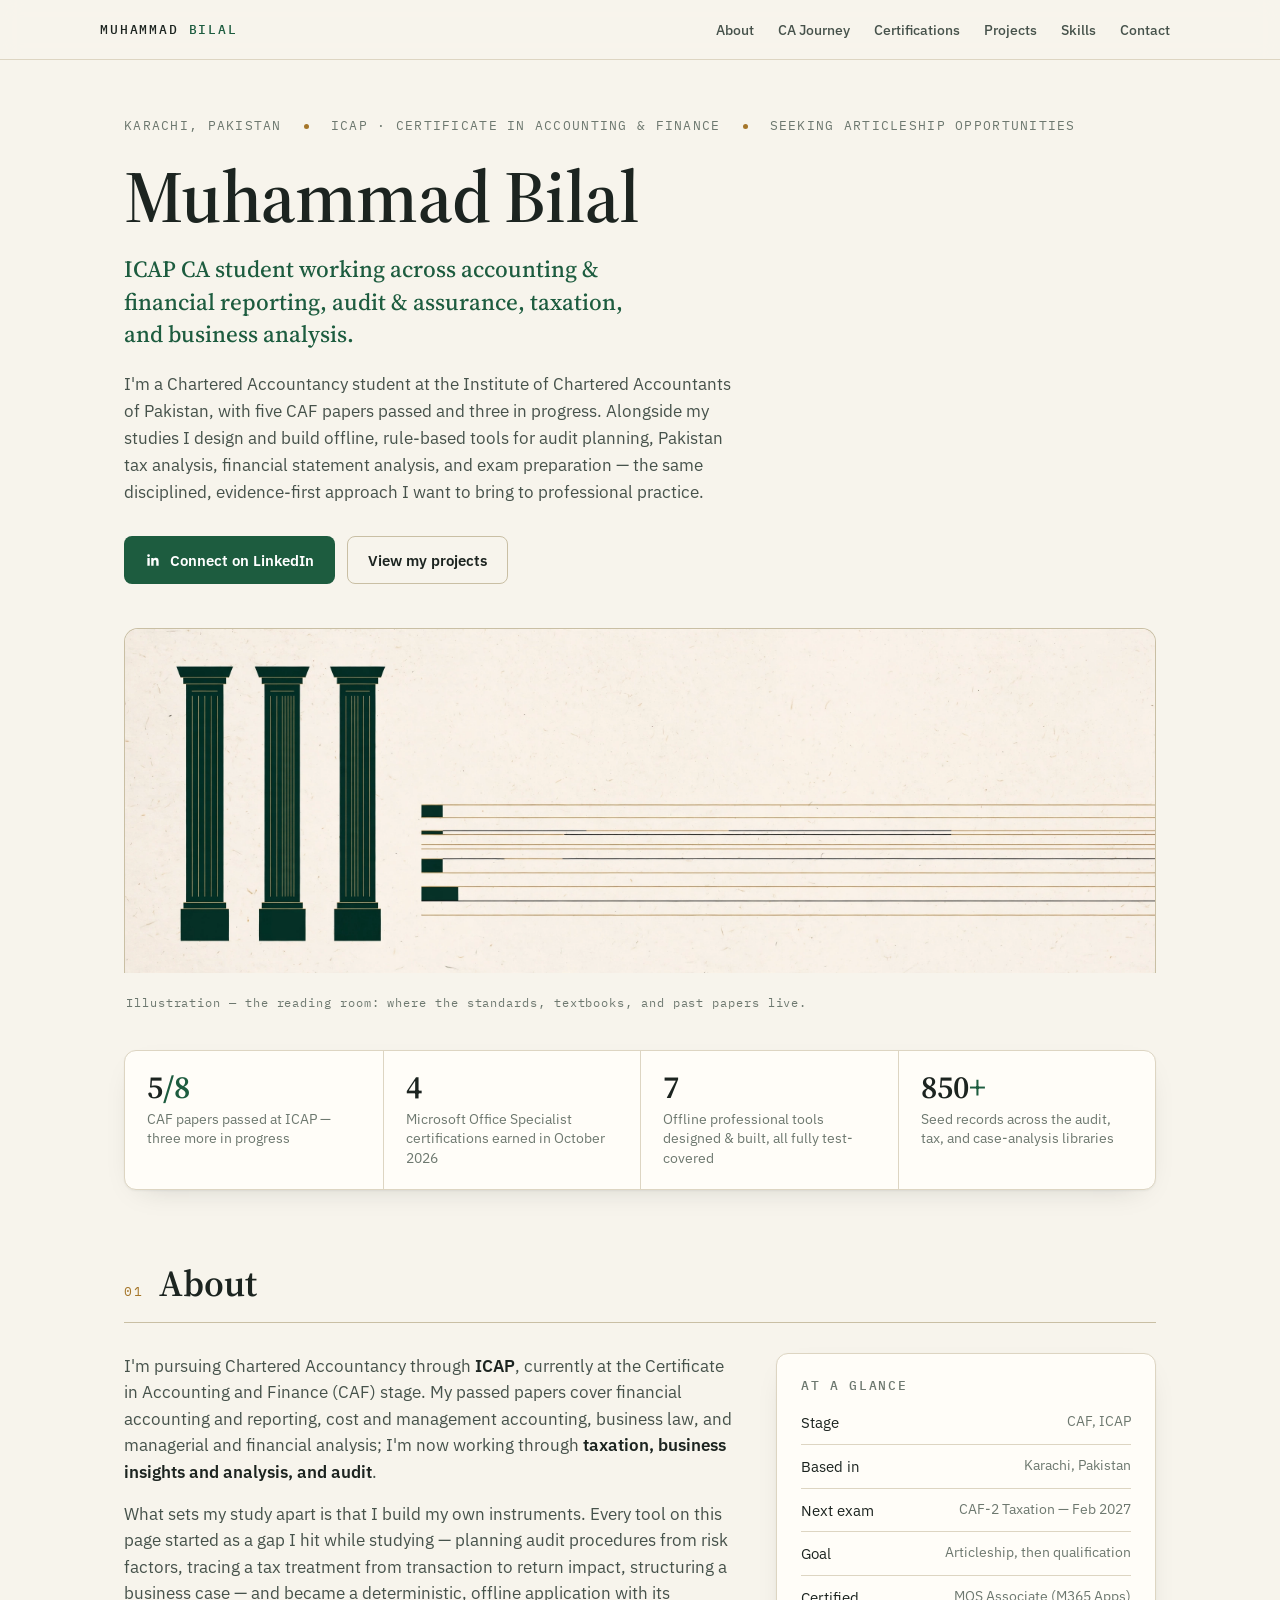
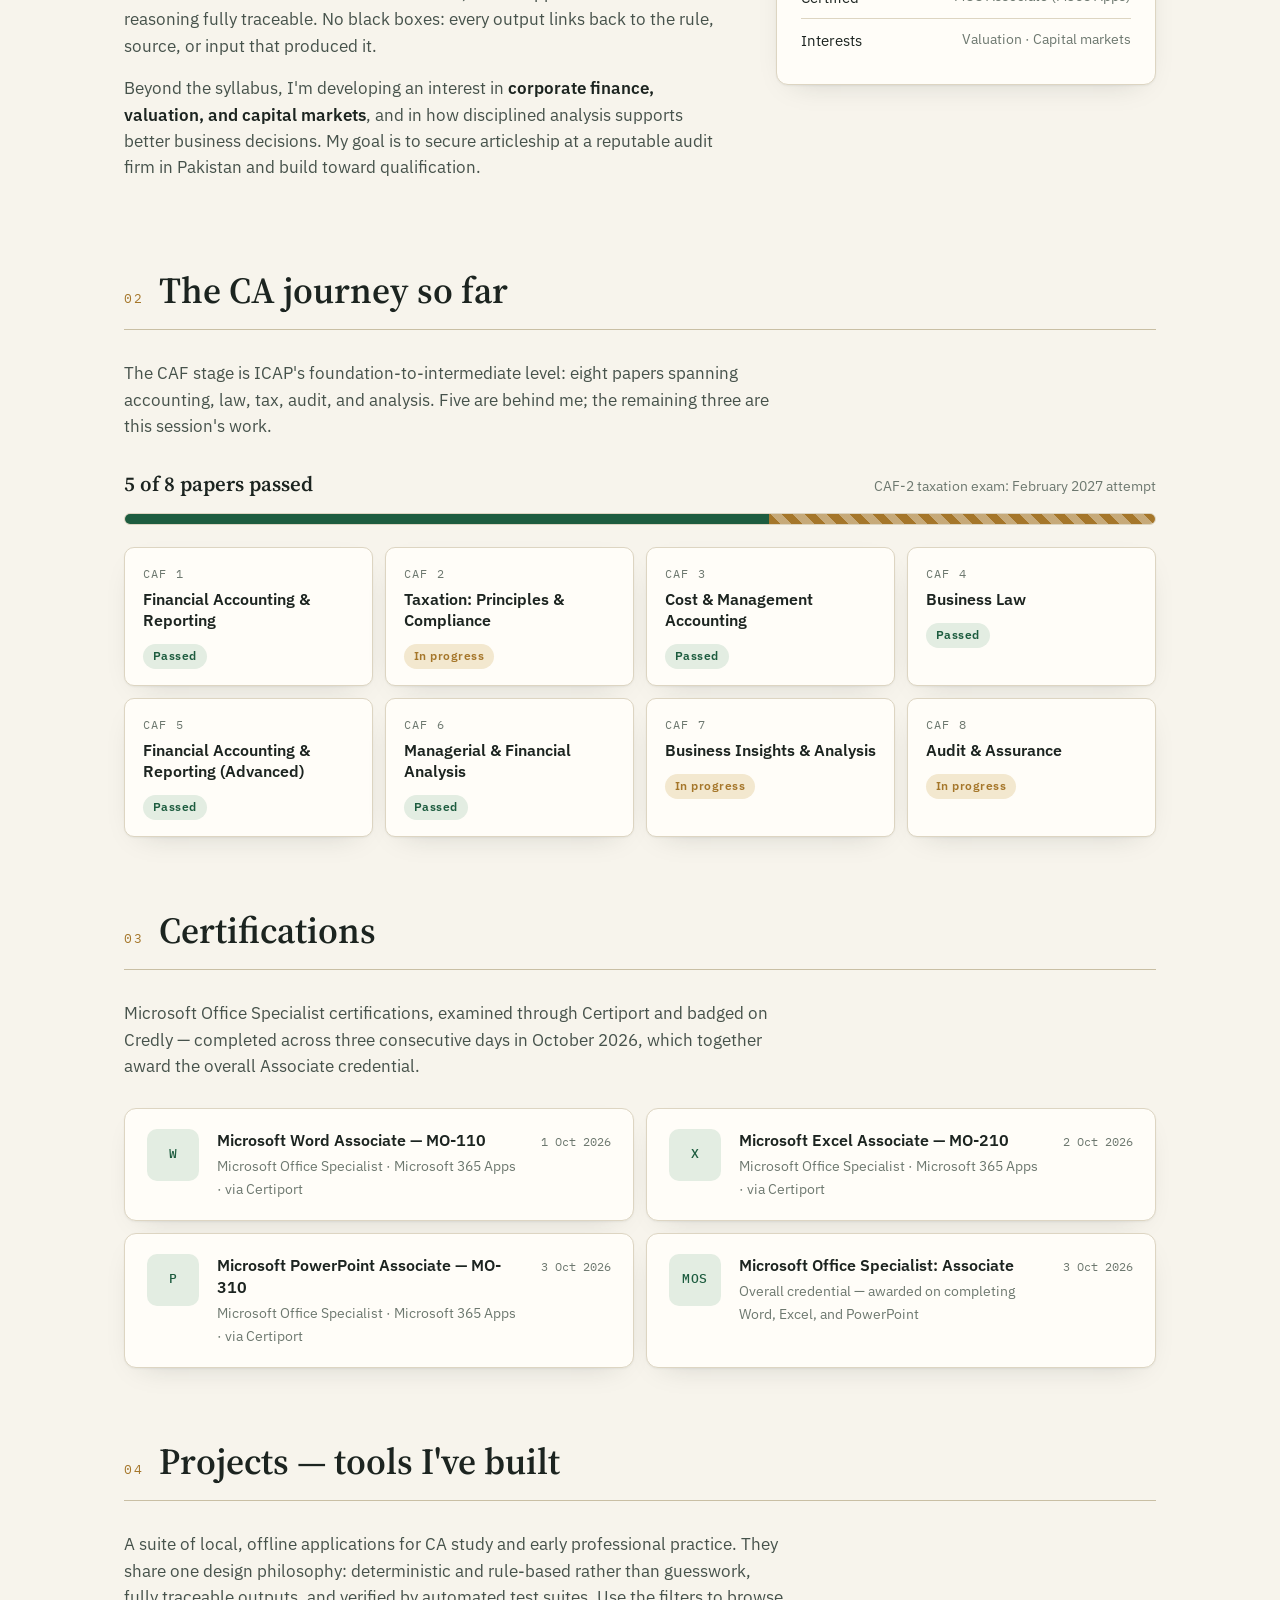
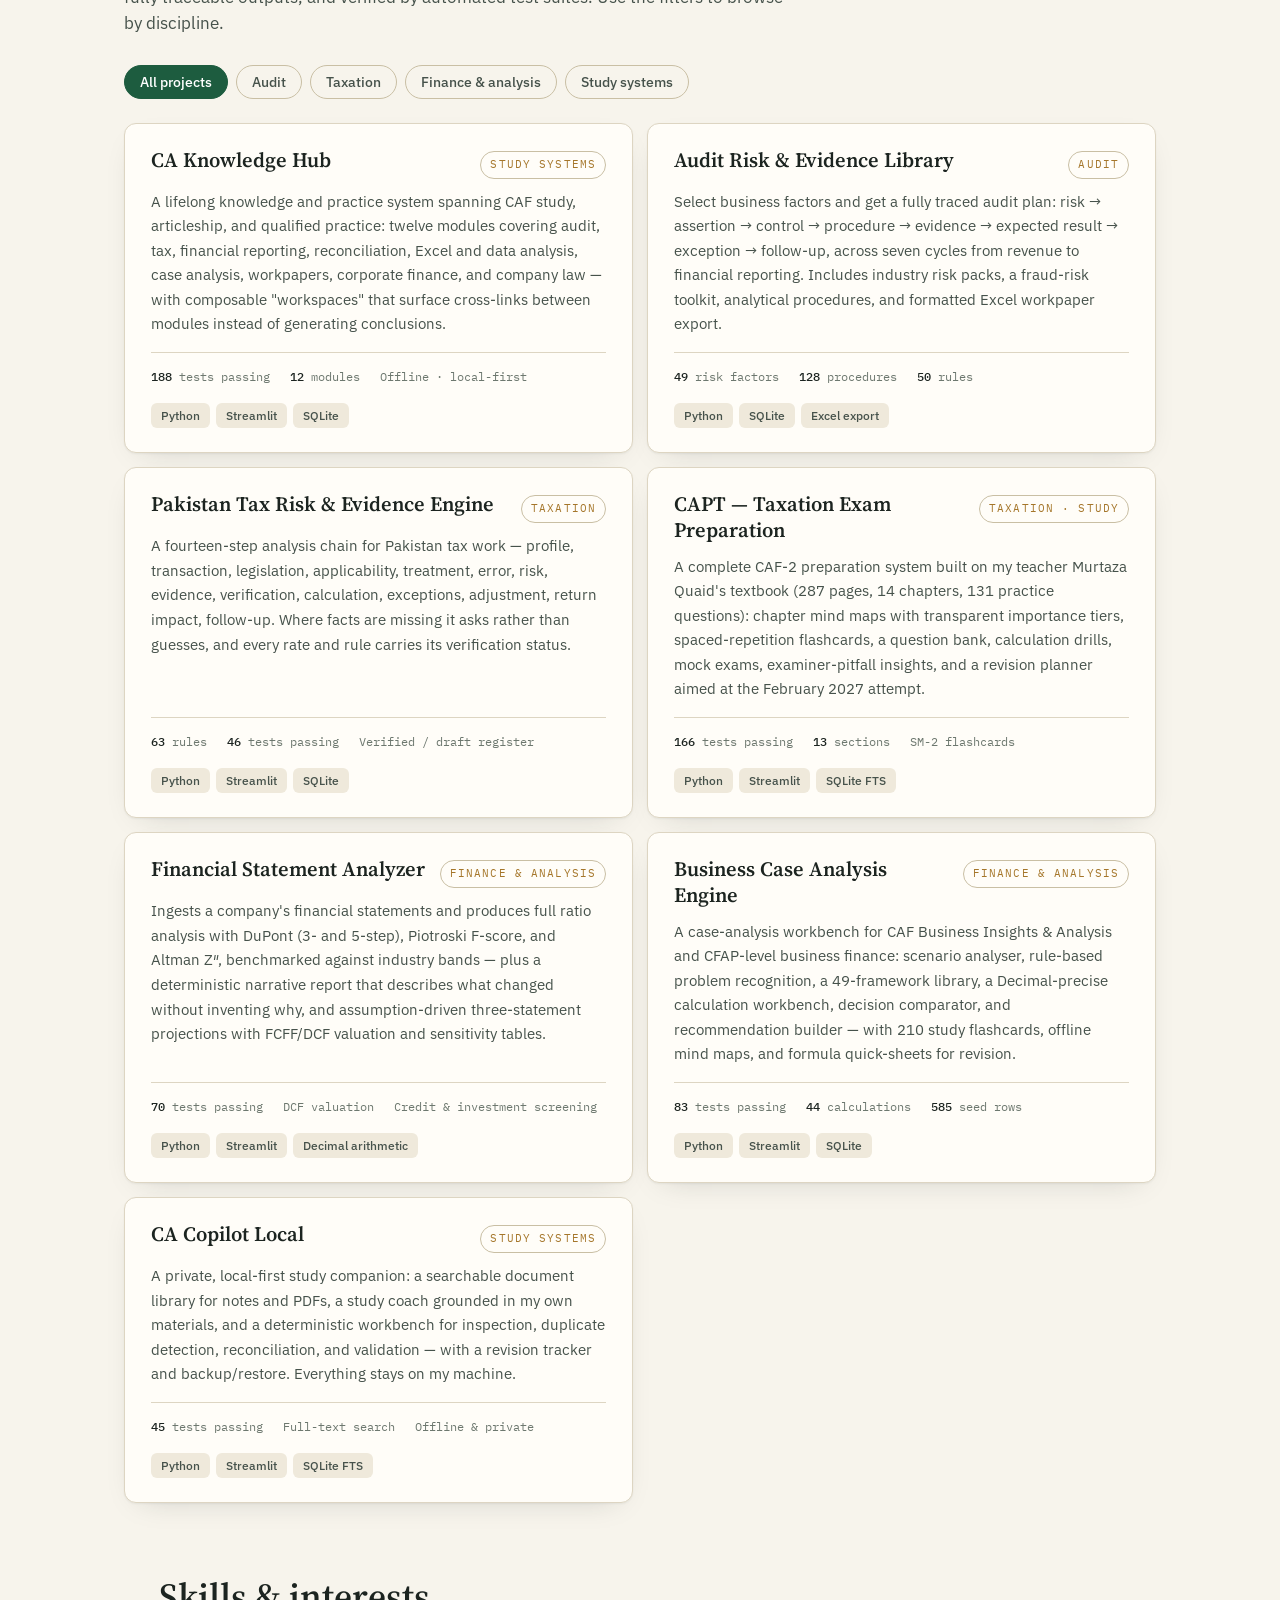
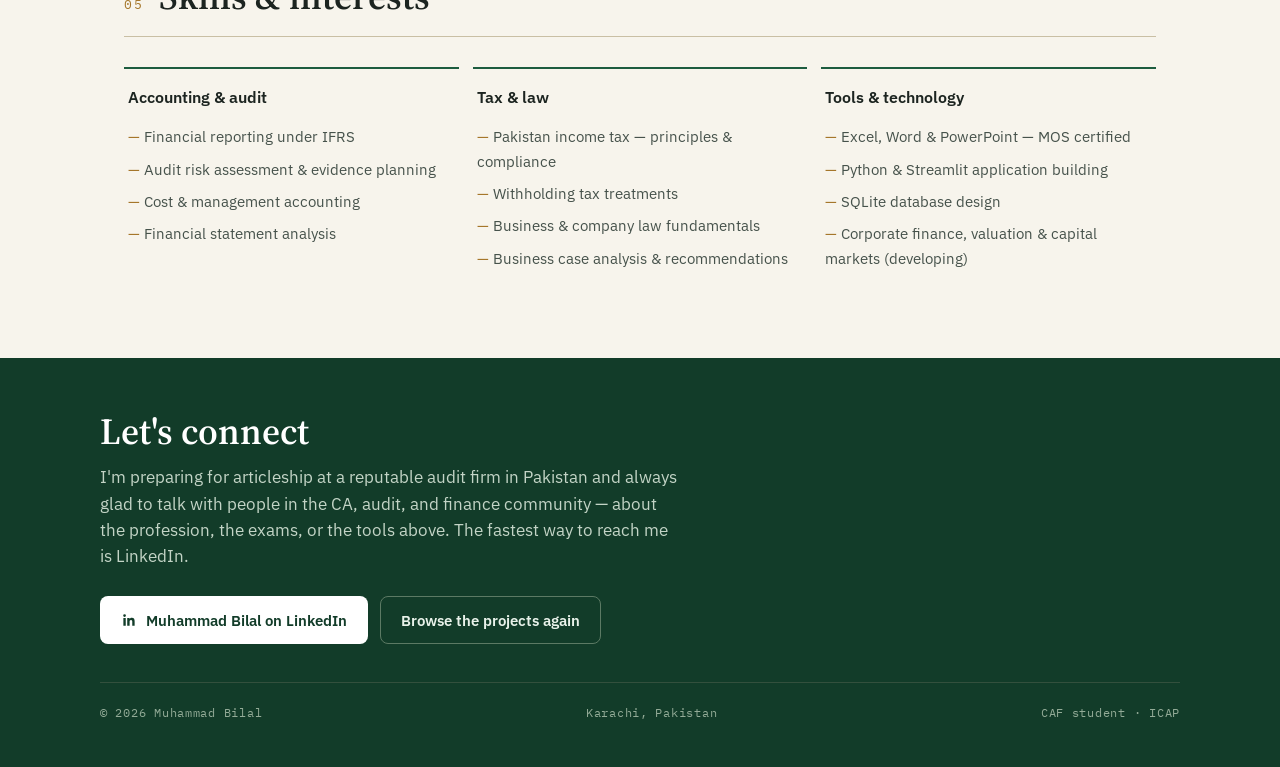
<file: index.html>
<!doctype html>
<html lang="en">
<head>
<meta charset="utf-8" />
<meta name="viewport" content="width=device-width, initial-scale=1, viewport-fit=cover" />
<meta name="color-scheme" content="light dark" />
<meta name="description" content="Muhammad Bilal — ICAP CA student in Karachi. Financial reporting, audit & assurance, taxation, and the offline study and practice tools he builds." />
<link rel="icon" href="data:," />
<title>Muhammad Bilal — ICAP CA Student</title>
<link rel="preconnect" href="https://fonts.googleapis.com" />
<link rel="preconnect" href="https://fonts.gstatic.com" crossorigin />
<link href="https://fonts.googleapis.com/css2?family=Source+Serif+4:opsz,wght@8..60,500;8..60,600;8..60,700&family=IBM+Plex+Sans:wght@400;500;600&family=IBM+Plex+Mono:wght@400;500&display=swap" rel="stylesheet" />
<style>
  :root{
    --bg:#f7f4ec;
    --bg-2:#efe9db;
    --surface:#fffdf8;
    --ink:#1c2420;
    --ink-soft:#46524b;
    --ink-faint:#6d786f;
    --line:#ddd5c2;
    --line-strong:#c9bfa4;
    --green:#1d5c3f;
    --green-deep:#123c29;
    --green-tint:#e3ede2;
    --brass:#a5762a;
    --brass-tint:#f3e8cf;
    --shadow:0 1px 2px rgba(28,36,32,.05), 0 10px 30px -18px rgba(28,36,32,.25);
  }
  @media (prefers-color-scheme: dark){
    :root{
      --bg:#101511;
      --bg-2:#151a16;
      --surface:#181e1a;
      --ink:#e9ede6;
      --ink-soft:#b7c0b4;
      --ink-faint:#8b968b;
      --line:#2b332c;
      --line-strong:#3d4a3f;
      --green:#7fc79b;
      --green-deep:#a9dcc0;
      --green-tint:#1d2b22;
      --brass:#d3a44f;
      --brass-tint:#2b2415;
      --shadow:0 1px 2px rgba(0,0,0,.4), 0 10px 30px -18px rgba(0,0,0,.6);
    }
  }
  *{ box-sizing:border-box; }
  html{ scroll-behavior:smooth; }
  @media (prefers-reduced-motion: reduce){
    html{ scroll-behavior:auto; }
    *{ transition:none !important; }
  }
  body{
    margin:0;
    background:var(--bg);
    color:var(--ink);
    font-family:"IBM Plex Sans", system-ui, sans-serif;
    font-size:16.5px;
    line-height:1.6;
    -webkit-font-smoothing:antialiased;
  }
  ::selection{ background:var(--green); color:#fff; }
  a{ color:var(--green); }
  .wrap{ max-width:1080px; margin:0 auto; padding:0 24px; }

  /* ---------- top bar ---------- */
  .topbar{
    position:sticky; top:0; z-index:20;
    background:color-mix(in srgb, var(--bg) 88%, transparent);
    backdrop-filter:blur(10px);
    border-bottom:1px solid var(--line);
  }
  .topbar-inner{
    display:flex; align-items:center; justify-content:space-between; gap:16px;
    padding:12px 0;
  }
  .brand{
    font-family:"IBM Plex Mono", monospace; font-size:.82rem; letter-spacing:.14em;
    text-transform:uppercase; color:var(--ink); text-decoration:none; font-weight:500;
    white-space:nowrap;
  }
  .brand b{ color:var(--green); font-weight:500; }
  nav.main{ display:flex; gap:4px; flex-wrap:wrap; }
  nav.main a{
    color:var(--ink-soft); text-decoration:none; font-size:.9rem; font-weight:500;
    padding:6px 10px; border-radius:6px;
  }
  nav.main a:hover{ color:var(--ink); background:var(--bg-2); }
  @media (max-width:640px){ nav.main a{ padding:6px 7px; font-size:.85rem; } .brand{ font-size:.74rem; } }

  /* ---------- hero ---------- */
  .hero{ padding:56px 0 0; }
  .hero-meta{
    display:flex; flex-wrap:wrap; gap:8px 22px; align-items:center;
    font-family:"IBM Plex Mono", monospace; font-size:.8rem; letter-spacing:.1em;
    text-transform:uppercase; color:var(--ink-faint); margin-bottom:22px;
  }
  .hero-meta .dot{ width:5px; height:5px; border-radius:50%; background:var(--brass); }
  h1{
    font-family:"Source Serif 4", Georgia, serif;
    font-size:clamp(2.7rem, 7vw, 4.6rem);
    line-height:1.04; font-weight:600; letter-spacing:-.01em; margin:0 0 18px;
  }
  .hero-role{
    font-family:"Source Serif 4", Georgia, serif;
    font-size:clamp(1.15rem, 2.6vw, 1.45rem);
    color:var(--green); font-weight:500; line-height:1.4; margin:0 0 20px; max-width:44ch;
  }
  .hero-lede{ max-width:62ch; color:var(--ink-soft); margin:0 0 30px; font-size:1.06rem; }
  .hero-actions{ display:flex; flex-wrap:wrap; gap:12px; margin-bottom:44px; }
  .btn{
    display:inline-flex; align-items:center; gap:9px;
    padding:11px 20px; border-radius:8px; font-weight:600; font-size:.95rem;
    text-decoration:none; border:1px solid transparent; cursor:pointer;
    transition:transform .15s ease, background .15s ease, border-color .15s ease;
  }
  .btn:active{ transform:translateY(1px); }
  .btn-primary{ background:var(--green); color:#fff; }
  @media (prefers-color-scheme: dark){ .btn-primary{ color:#0c130e; } }
  .btn-primary:hover{ background:var(--green-deep); color:#fff; }
  @media (prefers-color-scheme: dark){ .btn-primary:hover{ color:#0c130e; } }
  .btn-ghost{ background:transparent; color:var(--ink); border-color:var(--line-strong); }
  .btn-ghost:hover{ border-color:var(--ink-faint); background:var(--surface); }
  .btn svg{ width:16px; height:16px; flex:none; }
  .hero-img{
    border:1px solid var(--line-strong); border-bottom:none;
    border-radius:14px 14px 0 0; overflow:hidden; line-height:0;
  }
  .hero-img img{ width:100%; height:auto; display:block; }
  .hero-img-cap{
    font-family:"IBM Plex Mono", monospace; font-size:.72rem; letter-spacing:.08em;
    color:var(--ink-faint); padding:10px 2px 0; line-height:1.5;
  }

  /* ---------- stat strip ---------- */
  .stats{
    display:grid; grid-template-columns:repeat(4, 1fr);
    border:1px solid var(--line); border-radius:12px; background:var(--surface);
    box-shadow:var(--shadow); margin:38px 0 8px; overflow:hidden;
  }
  .stat{ padding:20px 22px; border-left:1px solid var(--line); }
  .stat:first-child{ border-left:none; }
  .stat .num{
    font-family:"Source Serif 4", Georgia, serif; font-size:2rem; font-weight:600;
    line-height:1; color:var(--ink);
  }
  .stat .num em{ font-style:normal; color:var(--green); }
  .stat .lbl{ font-size:.85rem; color:var(--ink-faint); margin-top:7px; line-height:1.45; }
  @media (max-width:760px){
    .stats{ grid-template-columns:1fr 1fr; }
    .stat:nth-child(3){ border-left:none; }
    .stat:nth-child(n+3){ border-top:1px solid var(--line); }
  }

  /* ---------- sections ---------- */
  section{ padding:64px 0 8px; }
  .sec-head{ display:flex; align-items:baseline; gap:16px; margin-bottom:8px; }
  .sec-no{
    font-family:"IBM Plex Mono", monospace; font-size:.8rem; color:var(--brass);
    letter-spacing:.12em;
  }
  h2{
    font-family:"Source Serif 4", Georgia, serif;
    font-size:clamp(1.7rem, 4vw, 2.3rem); font-weight:600; margin:0; line-height:1.15;
  }
  .sec-rule{ height:1px; background:var(--line-strong); margin:18px 0 30px; }
  .sec-intro{ color:var(--ink-soft); max-width:66ch; margin:0 0 28px; }

  /* ---------- about ---------- */
  .about-grid{ display:grid; grid-template-columns:1.6fr 1fr; gap:44px; }
  @media (max-width:820px){ .about-grid{ grid-template-columns:1fr; gap:28px; } }
  .about-grid p{ margin:0 0 16px; color:var(--ink-soft); }
  .about-grid p strong{ color:var(--ink); font-weight:600; }
  .focus-box{
    background:var(--surface); border:1px solid var(--line); border-radius:12px;
    padding:22px 24px; box-shadow:var(--shadow); align-self:start;
  }
  .focus-box h3{
    margin:0 0 14px; font-size:.8rem; font-family:"IBM Plex Mono", monospace;
    letter-spacing:.13em; text-transform:uppercase; color:var(--ink-faint); font-weight:500;
  }
  .focus-box ul{ margin:0; padding:0; list-style:none; }
  .focus-box li{
    padding:9px 0; border-top:1px solid var(--line); font-size:.96rem;
    display:flex; justify-content:space-between; gap:12px;
  }
  .focus-box li:first-child{ border-top:none; padding-top:0; }
  .focus-box li span{ color:var(--ink-faint); font-size:.88rem; text-align:right; }

  /* ---------- CAF journey ---------- */
  .progress-head{
    display:flex; justify-content:space-between; align-items:baseline; flex-wrap:wrap; gap:8px;
    margin-bottom:12px;
  }
  .progress-head .big{
    font-family:"Source Serif 4", Georgia, serif; font-size:1.3rem; font-weight:600;
  }
  .progress-head .note{ color:var(--ink-faint); font-size:.9rem; }
  .bar{
    height:12px; border-radius:99px; background:var(--bg-2);
    border:1px solid var(--line); overflow:hidden; display:flex;
  }
  .bar .done{ background:var(--green); width:62.5%; }
  .bar .doing{ background:repeating-linear-gradient(45deg, var(--brass) 0 8px, color-mix(in srgb, var(--brass) 55%, transparent) 8px 16px); width:37.5%; }
  .papers{ display:grid; grid-template-columns:repeat(4, 1fr); gap:12px; margin-top:22px; }
  @media (max-width:820px){ .papers{ grid-template-columns:repeat(2, 1fr); } }
  @media (max-width:430px){ .papers{ grid-template-columns:1fr; } }
  .paper{
    background:var(--surface); border:1px solid var(--line); border-radius:10px;
    padding:16px 18px; box-shadow:var(--shadow);
  }
  .paper .code{
    font-family:"IBM Plex Mono", monospace; font-size:.78rem; letter-spacing:.1em;
    color:var(--ink-faint); text-transform:uppercase;
  }
  .paper .name{ font-weight:600; margin:5px 0 10px; font-size:.98rem; line-height:1.35; }
  .pill{
    display:inline-block; font-size:.74rem; font-weight:600; letter-spacing:.04em;
    padding:3px 10px; border-radius:99px;
  }
  .pill-pass{ background:var(--green-tint); color:var(--green); }
  .pill-now{ background:var(--brass-tint); color:var(--brass); }

  /* ---------- certifications ---------- */
  .certs{ display:grid; grid-template-columns:1fr 1fr; gap:12px; }
  @media (max-width:760px){ .certs{ grid-template-columns:1fr; } }
  .cert{
    display:flex; gap:18px; align-items:flex-start;
    background:var(--surface); border:1px solid var(--line); border-radius:12px;
    padding:20px 22px; box-shadow:var(--shadow);
  }
  .cert-badge{
    flex:none; width:52px; height:52px; border-radius:10px;
    background:var(--green-tint); color:var(--green);
    display:flex; align-items:center; justify-content:center;
    font-family:"IBM Plex Mono", monospace; font-weight:500; font-size:.8rem; letter-spacing:.03em;
  }
  .cert h3{ margin:0 0 3px; font-size:1.02rem; font-weight:600; line-height:1.35; }
  .cert p{ margin:0; color:var(--ink-faint); font-size:.9rem; }
  .cert .when{
    margin-left:auto; flex:none; font-family:"IBM Plex Mono", monospace;
    font-size:.78rem; color:var(--ink-faint); white-space:nowrap; padding-top:3px;
  }

  /* ---------- projects ---------- */
  .filters{ display:flex; flex-wrap:wrap; gap:8px; margin-bottom:24px; }
  .chip{
    font-family:inherit; font-size:.88rem; font-weight:500; cursor:pointer;
    padding:7px 15px; border-radius:99px; border:1px solid var(--line-strong);
    background:transparent; color:var(--ink-soft);
    transition:background .15s ease, color .15s ease, border-color .15s ease;
  }
  .chip:hover{ color:var(--ink); border-color:var(--ink-faint); }
  .chip[aria-pressed="true"]{ background:var(--green); border-color:var(--green); color:#fff; }
  @media (prefers-color-scheme: dark){ .chip[aria-pressed="true"]{ color:#0c130e; } }
  .projects{ display:grid; grid-template-columns:1fr 1fr; gap:14px; }
  @media (max-width:820px){ .projects{ grid-template-columns:1fr; } }
  .proj{
    background:var(--surface); border:1px solid var(--line); border-radius:12px;
    padding:24px 26px; box-shadow:var(--shadow); display:flex; flex-direction:column;
  }
  .proj[hidden]{ display:none; }
  .proj-top{ display:flex; justify-content:space-between; align-items:flex-start; gap:12px; margin-bottom:10px; }
  .proj h3{
    font-family:"Source Serif 4", Georgia, serif; font-size:1.28rem; font-weight:600;
    margin:0; line-height:1.25;
  }
  .proj .tag{
    flex:none; font-family:"IBM Plex Mono", monospace; font-size:.7rem; letter-spacing:.1em;
    text-transform:uppercase; color:var(--brass); border:1px solid var(--line-strong);
    padding:4px 9px; border-radius:99px; margin-top:3px;
  }
  .proj p{ margin:0 0 16px; color:var(--ink-soft); font-size:.96rem; flex:1; }
  .proj ul.facts{
    margin:0 0 16px; padding:14px 0 0; list-style:none; border-top:1px solid var(--line);
    display:flex; flex-wrap:wrap; gap:6px 20px;
    font-family:"IBM Plex Mono", monospace; font-size:.78rem; color:var(--ink-faint);
  }
  .proj ul.facts b{ color:var(--ink); font-weight:500; }
  .stack{ display:flex; flex-wrap:wrap; gap:6px; }
  .stack span{
    font-size:.76rem; font-weight:500; background:var(--bg-2); color:var(--ink-soft);
    padding:3px 10px; border-radius:6px;
  }
  .no-match{
    grid-column:1 / -1; text-align:center; color:var(--ink-faint);
    padding:28px 0; font-size:.95rem;
  }
  .no-match[hidden]{ display:none; }

  /* ---------- skills ---------- */
  .skills{ display:grid; grid-template-columns:repeat(3, 1fr); gap:14px; }
  @media (max-width:820px){ .skills{ grid-template-columns:1fr; } }
  .skill{
    border-top:2px solid var(--green); padding:16px 4px 4px;
  }
  .skill h3{ margin:0 0 10px; font-size:1rem; font-weight:600; }
  .skill ul{ margin:0; padding:0; list-style:none; color:var(--ink-soft); font-size:.95rem; }
  .skill li{ padding:4px 0; }
  .skill li::before{ content:"— "; color:var(--brass); }

  /* ---------- footer / contact ---------- */
  footer{ margin-top:72px; background:var(--green-deep); color:#e9f2ea; }
  @media (prefers-color-scheme: dark){ footer{ background:#0d1f15; } }
  .foot-inner{ padding:52px 0 44px; }
  footer h2{ color:#fff; margin-bottom:12px; }
  footer p{ color:#c3d4c6; max-width:58ch; margin:0 0 26px; }
  .foot-actions{ display:flex; flex-wrap:wrap; gap:12px; margin-bottom:38px; }
  .btn-light{ background:#fff; color:var(--green-deep); }
  .btn-light:hover{ background:var(--brass-tint); }
  .btn-outline-light{ border-color:#5c7a64; color:#e9f2ea; background:transparent; }
  .btn-outline-light:hover{ border-color:#9db8a4; background:transparent; }
  .foot-base{
    border-top:1px solid #33503d; padding-top:20px;
    display:flex; justify-content:space-between; flex-wrap:wrap; gap:8px 24px;
    font-family:"IBM Plex Mono", monospace; font-size:.76rem; letter-spacing:.06em; color:#93ab97;
  }
</style>
</head>
<body>

<header class="topbar">
  <div class="wrap topbar-inner">
    <a class="brand" href="#top">Muhammad <b>Bilal</b></a>
    <nav class="main" aria-label="Main">
      <a href="#about">About</a>
      <a href="#journey">CA Journey</a>
      <a href="#certifications">Certifications</a>
      <a href="#projects">Projects</a>
      <a href="#skills">Skills</a>
      <a href="#contact">Contact</a>
    </nav>
  </div>
</header>

<main id="top">
  <div class="wrap">

    <!-- HERO -->
    <div class="hero">
      <div class="hero-meta">
        <span>Karachi, Pakistan</span><span class="dot" aria-hidden="true"></span>
        <span>ICAP · Certificate in Accounting &amp; Finance</span><span class="dot" aria-hidden="true"></span>
        <span>Seeking articleship opportunities</span>
      </div>
      <h1>Muhammad Bilal</h1>
      <p class="hero-role">ICAP CA student working across accounting &amp; financial reporting, audit &amp; assurance, taxation, and business analysis.</p>
      <p class="hero-lede">
        I'm a Chartered Accountancy student at the Institute of Chartered Accountants of Pakistan,
        with five CAF papers passed and three in progress. Alongside my studies I design and build
        offline, rule-based tools for audit planning, Pakistan tax analysis, financial statement
        analysis, and exam preparation — the same disciplined, evidence-first approach I want to
        bring to professional practice.
      </p>
      <div class="hero-actions">
        <a class="btn btn-primary" href="https://www.linkedin.com/in/muhammad-bilal-9455b9416/" target="_blank" rel="noopener">
          <svg viewBox="0 0 24 24" fill="currentColor" aria-hidden="true"><path d="M20.45 20.45h-3.55v-5.57c0-1.33-.03-3.04-1.85-3.04-1.86 0-2.14 1.45-2.14 2.94v5.67H9.35V9h3.41v1.56h.05c.47-.9 1.63-1.85 3.36-1.85 3.6 0 4.27 2.37 4.27 5.46v6.28zM5.34 7.43a2.06 2.06 0 1 1 0-4.12 2.06 2.06 0 0 1 0 4.12zM7.12 20.45H3.56V9h3.56v11.45z"/></svg>
          Connect on LinkedIn
        </a>
        <a class="btn btn-ghost" href="#projects">View my projects</a>
      </div>
      <div class="hero-img">
        <img src="[data-uri]" alt="" width="2736" height="912" />
      </div>
      <p class="hero-img-cap">Illustration — the reading room: where the standards, textbooks, and past papers live.</p>
    </div>

    <!-- STATS -->
    <div class="stats" role="list" aria-label="Key facts">
      <div class="stat" role="listitem">
        <div class="num">5<em>/8</em></div>
        <div class="lbl">CAF papers passed at ICAP — three more in progress</div>
      </div>
      <div class="stat" role="listitem">
        <div class="num">4</div>
        <div class="lbl">Microsoft Office Specialist certifications earned in October 2026</div>
      </div>
      <div class="stat" role="listitem">
        <div class="num">7</div>
        <div class="lbl">Offline professional tools designed &amp; built, all fully test-covered</div>
      </div>
      <div class="stat" role="listitem">
        <div class="num">850<em>+</em></div>
        <div class="lbl">Seed records across the audit, tax, and case-analysis libraries</div>
      </div>
    </div>

    <!-- ABOUT -->
    <section id="about">
      <div class="sec-head"><span class="sec-no">01</span><h2>About</h2></div>
      <div class="sec-rule"></div>
      <div class="about-grid">
        <div>
          <p>
            I'm pursuing Chartered Accountancy through <strong>ICAP</strong>, currently at the
            Certificate in Accounting and Finance (CAF) stage. My passed papers cover financial
            accounting and reporting, cost and management accounting, business law, and managerial
            and financial analysis; I'm now working through <strong>taxation, business insights and
            analysis, and audit</strong>.
          </p>
          <p>
            What sets my study apart is that I build my own instruments. Every tool on this page
            started as a gap I hit while studying — planning audit procedures from risk factors,
            tracing a tax treatment from transaction to return impact, structuring a business case —
            and became a deterministic, offline application with its reasoning fully traceable. No
            black boxes: every output links back to the rule, source, or input that produced it.
          </p>
          <p>
            Beyond the syllabus, I'm developing an interest in <strong>corporate finance, valuation,
            and capital markets</strong>, and in how disciplined analysis supports better business
            decisions. My goal is to secure articleship at a reputable audit firm in Pakistan and
            build toward qualification.
          </p>
        </div>
        <aside class="focus-box" aria-label="At a glance">
          <h3>At a glance</h3>
          <ul>
            <li>Stage <span>CAF, ICAP</span></li>
            <li>Based in <span>Karachi, Pakistan</span></li>
            <li>Next exam <span>CAF-2 Taxation — Feb 2027</span></li>
            <li>Goal <span>Articleship, then qualification</span></li>
            <li>Certified <span>MOS Associate (M365 Apps)</span></li>
            <li>Interests <span>Valuation · Capital markets</span></li>
          </ul>
        </aside>
      </div>
    </section>

    <!-- JOURNEY -->
    <section id="journey">
      <div class="sec-head"><span class="sec-no">02</span><h2>The CA journey so far</h2></div>
      <div class="sec-rule"></div>
      <p class="sec-intro">
        The CAF stage is ICAP's foundation-to-intermediate level: eight papers spanning accounting,
        law, tax, audit, and analysis. Five are behind me; the remaining three are this session's work.
      </p>
      <div class="progress-head">
        <span class="big">5 of 8 papers passed</span>
        <span class="note">CAF-2 taxation exam: February 2027 attempt</span>
      </div>
      <div class="bar" role="img" aria-label="Progress: 5 of 8 CAF papers passed, 3 in progress">
        <div class="done"></div><div class="doing"></div>
      </div>
      <div class="papers">
        <div class="paper"><div class="code">CAF 1</div><div class="name">Financial Accounting &amp; Reporting</div><span class="pill pill-pass">Passed</span></div>
        <div class="paper"><div class="code">CAF 2</div><div class="name">Taxation: Principles &amp; Compliance</div><span class="pill pill-now">In progress</span></div>
        <div class="paper"><div class="code">CAF 3</div><div class="name">Cost &amp; Management Accounting</div><span class="pill pill-pass">Passed</span></div>
        <div class="paper"><div class="code">CAF 4</div><div class="name">Business Law</div><span class="pill pill-pass">Passed</span></div>
        <div class="paper"><div class="code">CAF 5</div><div class="name">Financial Accounting &amp; Reporting (Advanced)</div><span class="pill pill-pass">Passed</span></div>
        <div class="paper"><div class="code">CAF 6</div><div class="name">Managerial &amp; Financial Analysis</div><span class="pill pill-pass">Passed</span></div>
        <div class="paper"><div class="code">CAF 7</div><div class="name">Business Insights &amp; Analysis</div><span class="pill pill-now">In progress</span></div>
        <div class="paper"><div class="code">CAF 8</div><div class="name">Audit &amp; Assurance</div><span class="pill pill-now">In progress</span></div>
      </div>
    </section>

    <!-- CERTIFICATIONS -->
    <section id="certifications">
      <div class="sec-head"><span class="sec-no">03</span><h2>Certifications</h2></div>
      <div class="sec-rule"></div>
      <p class="sec-intro">
        Microsoft Office Specialist certifications, examined through Certiport and badged on Credly —
        completed across three consecutive days in October 2026, which together award the overall
        Associate credential.
      </p>
      <div class="certs">
        <div class="cert">
          <div class="cert-badge">W</div>
          <div>
            <h3>Microsoft Word Associate — MO-110</h3>
            <p>Microsoft Office Specialist · Microsoft 365 Apps · via Certiport</p>
          </div>
          <span class="when">1 Oct 2026</span>
        </div>
        <div class="cert">
          <div class="cert-badge">X</div>
          <div>
            <h3>Microsoft Excel Associate — MO-210</h3>
            <p>Microsoft Office Specialist · Microsoft 365 Apps · via Certiport</p>
          </div>
          <span class="when">2 Oct 2026</span>
        </div>
        <div class="cert">
          <div class="cert-badge">P</div>
          <div>
            <h3>Microsoft PowerPoint Associate — MO-310</h3>
            <p>Microsoft Office Specialist · Microsoft 365 Apps · via Certiport</p>
          </div>
          <span class="when">3 Oct 2026</span>
        </div>
        <div class="cert">
          <div class="cert-badge">MOS</div>
          <div>
            <h3>Microsoft Office Specialist: Associate</h3>
            <p>Overall credential — awarded on completing Word, Excel, and PowerPoint</p>
          </div>
          <span class="when">3 Oct 2026</span>
        </div>
      </div>
    </section>

    <!-- PROJECTS -->
    <section id="projects">
      <div class="sec-head"><span class="sec-no">04</span><h2>Projects — tools I've built</h2></div>
      <div class="sec-rule"></div>
      <p class="sec-intro">
        A suite of local, offline applications for CA study and early professional practice. They share
        one design philosophy: deterministic and rule-based rather than guesswork, fully traceable
        outputs, and verified by automated test suites. Use the filters to browse by discipline.
      </p>
      <div class="filters" role="group" aria-label="Filter projects by discipline">
        <button class="chip" type="button" data-filter="all" aria-pressed="true">All projects</button>
        <button class="chip" type="button" data-filter="audit" aria-pressed="false">Audit</button>
        <button class="chip" type="button" data-filter="tax" aria-pressed="false">Taxation</button>
        <button class="chip" type="button" data-filter="finance" aria-pressed="false">Finance &amp; analysis</button>
        <button class="chip" type="button" data-filter="study" aria-pressed="false">Study systems</button>
      </div>
      <div class="projects" id="projectGrid">

        <article class="proj" data-cat="study">
          <div class="proj-top"><h3>CA Knowledge Hub</h3><span class="tag">Study systems</span></div>
          <p>
            A lifelong knowledge and practice system spanning CAF study, articleship, and qualified
            practice: twelve modules covering audit, tax, financial reporting, reconciliation, Excel
            and data analysis, case analysis, workpapers, corporate finance, and company law — with
            composable "workspaces" that surface cross-links between modules instead of generating
            conclusions.
          </p>
          <ul class="facts"><li><b>188</b> tests passing</li><li><b>12</b> modules</li><li>Offline · local-first</li></ul>
          <div class="stack"><span>Python</span><span>Streamlit</span><span>SQLite</span></div>
        </article>

        <article class="proj" data-cat="audit">
          <div class="proj-top"><h3>Audit Risk &amp; Evidence Library</h3><span class="tag">Audit</span></div>
          <p>
            Select business factors and get a fully traced audit plan: risk → assertion → control →
            procedure → evidence → expected result → exception → follow-up, across seven cycles from
            revenue to financial reporting. Includes industry risk packs, a fraud-risk toolkit,
            analytical procedures, and formatted Excel workpaper export.
          </p>
          <ul class="facts"><li><b>49</b> risk factors</li><li><b>128</b> procedures</li><li><b>50</b> rules</li></ul>
          <div class="stack"><span>Python</span><span>SQLite</span><span>Excel export</span></div>
        </article>

        <article class="proj" data-cat="tax">
          <div class="proj-top"><h3>Pakistan Tax Risk &amp; Evidence Engine</h3><span class="tag">Taxation</span></div>
          <p>
            A fourteen-step analysis chain for Pakistan tax work — profile, transaction, legislation,
            applicability, treatment, error, risk, evidence, verification, calculation, exceptions,
            adjustment, return impact, follow-up. Where facts are missing it asks rather than guesses,
            and every rate and rule carries its verification status.
          </p>
          <ul class="facts"><li><b>63</b> rules</li><li><b>46</b> tests passing</li><li>Verified / draft register</li></ul>
          <div class="stack"><span>Python</span><span>Streamlit</span><span>SQLite</span></div>
        </article>

        <article class="proj" data-cat="study tax">
          <div class="proj-top"><h3>CAPT — Taxation Exam Preparation</h3><span class="tag">Taxation · Study</span></div>
          <p>
            A complete CAF-2 preparation system built on my teacher Murtaza Quaid's textbook
            (287 pages, 14 chapters, 131 practice questions): chapter mind maps with transparent
            importance tiers, spaced-repetition flashcards, a question bank, calculation drills, mock
            exams, examiner-pitfall insights, and a revision planner aimed at the February 2027 attempt.
          </p>
          <ul class="facts"><li><b>166</b> tests passing</li><li><b>13</b> sections</li><li>SM-2 flashcards</li></ul>
          <div class="stack"><span>Python</span><span>Streamlit</span><span>SQLite FTS</span></div>
        </article>

        <article class="proj" data-cat="finance">
          <div class="proj-top"><h3>Financial Statement Analyzer</h3><span class="tag">Finance &amp; analysis</span></div>
          <p>
            Ingests a company's financial statements and produces full ratio analysis with DuPont
            (3- and 5-step), Piotroski F-score, and Altman Z″, benchmarked against industry bands —
            plus a deterministic narrative report that describes what changed without inventing why,
            and assumption-driven three-statement projections with FCFF/DCF valuation and sensitivity tables.
          </p>
          <ul class="facts"><li><b>70</b> tests passing</li><li>DCF valuation</li><li>Credit &amp; investment screening</li></ul>
          <div class="stack"><span>Python</span><span>Streamlit</span><span>Decimal arithmetic</span></div>
        </article>

        <article class="proj" data-cat="finance">
          <div class="proj-top"><h3>Business Case Analysis Engine</h3><span class="tag">Finance &amp; analysis</span></div>
          <p>
            A case-analysis workbench for CAF Business Insights &amp; Analysis and CFAP-level business
            finance: scenario analyser, rule-based problem recognition, a 49-framework library,
            a Decimal-precise calculation workbench, decision comparator, and recommendation builder —
            with 210 study flashcards, offline mind maps, and formula quick-sheets for revision.
          </p>
          <ul class="facts"><li><b>83</b> tests passing</li><li><b>44</b> calculations</li><li><b>585</b> seed rows</li></ul>
          <div class="stack"><span>Python</span><span>Streamlit</span><span>SQLite</span></div>
        </article>

        <article class="proj" data-cat="study">
          <div class="proj-top"><h3>CA Copilot Local</h3><span class="tag">Study systems</span></div>
          <p>
            A private, local-first study companion: a searchable document library for notes and PDFs,
            a study coach grounded in my own materials, and a deterministic workbench for inspection,
            duplicate detection, reconciliation, and validation — with a revision tracker and
            backup/restore. Everything stays on my machine.
          </p>
          <ul class="facts"><li><b>45</b> tests passing</li><li>Full-text search</li><li>Offline &amp; private</li></ul>
          <div class="stack"><span>Python</span><span>Streamlit</span><span>SQLite FTS</span></div>
        </article>

        <p class="no-match" id="noMatch" hidden>No projects in this category yet.</p>
      </div>
    </section>

    <!-- SKILLS -->
    <section id="skills">
      <div class="sec-head"><span class="sec-no">05</span><h2>Skills &amp; interests</h2></div>
      <div class="sec-rule"></div>
      <div class="skills">
        <div class="skill">
          <h3>Accounting &amp; audit</h3>
          <ul>
            <li>Financial reporting under IFRS</li>
            <li>Audit risk assessment &amp; evidence planning</li>
            <li>Cost &amp; management accounting</li>
            <li>Financial statement analysis</li>
          </ul>
        </div>
        <div class="skill">
          <h3>Tax &amp; law</h3>
          <ul>
            <li>Pakistan income tax — principles &amp; compliance</li>
            <li>Withholding tax treatments</li>
            <li>Business &amp; company law fundamentals</li>
            <li>Business case analysis &amp; recommendations</li>
          </ul>
        </div>
        <div class="skill">
          <h3>Tools &amp; technology</h3>
          <ul>
            <li>Excel, Word &amp; PowerPoint — MOS certified</li>
            <li>Python &amp; Streamlit application building</li>
            <li>SQLite database design</li>
            <li>Corporate finance, valuation &amp; capital markets (developing)</li>
          </ul>
        </div>
      </div>
    </section>
  </div>

  <!-- CONTACT -->
  <footer id="contact">
    <div class="wrap foot-inner">
      <h2>Let's connect</h2>
      <p>
        I'm preparing for articleship at a reputable audit firm in Pakistan and always glad to talk
        with people in the CA, audit, and finance community — about the profession, the exams, or
        the tools above. The fastest way to reach me is LinkedIn.
      </p>
      <div class="foot-actions">
        <a class="btn btn-light" href="https://www.linkedin.com/in/muhammad-bilal-9455b9416/" target="_blank" rel="noopener">
          <svg viewBox="0 0 24 24" fill="currentColor" aria-hidden="true" width="16" height="16"><path d="M20.45 20.45h-3.55v-5.57c0-1.33-.03-3.04-1.85-3.04-1.86 0-2.14 1.45-2.14 2.94v5.67H9.35V9h3.41v1.56h.05c.47-.9 1.63-1.85 3.36-1.85 3.6 0 4.27 2.37 4.27 5.46v6.28zM5.34 7.43a2.06 2.06 0 1 1 0-4.12 2.06 2.06 0 0 1 0 4.12zM7.12 20.45H3.56V9h3.56v11.45z"/></svg>
          Muhammad Bilal on LinkedIn
        </a>
        <a class="btn btn-outline-light" href="#projects">Browse the projects again</a>
      </div>
      <div class="foot-base">
        <span>© <span id="year">2026</span> Muhammad Bilal</span>
        <span>Karachi, Pakistan</span>
        <span>CAF student · ICAP</span>
      </div>
    </div>
  </footer>
</main>

<script>
  (function () {
    document.getElementById('year').textContent = new Date().getFullYear();

    var chips = Array.prototype.slice.call(document.querySelectorAll('.chip'));
    var cards = Array.prototype.slice.call(document.querySelectorAll('.proj'));
    var noMatch = document.getElementById('noMatch');

    chips.forEach(function (chip) {
      chip.addEventListener('click', function () {
        chips.forEach(function (c) { c.setAttribute('aria-pressed', 'false'); });
        chip.setAttribute('aria-pressed', 'true');
        var f = chip.getAttribute('data-filter');
        var visible = 0;
        cards.forEach(function (card) {
          var cats = (card.getAttribute('data-cat') || '').split(' ');
          var show = f === 'all' || cats.indexOf(f) !== -1;
          card.hidden = !show;
          if (show) visible++;
        });
        noMatch.hidden = visible !== 0;
      });
    });
  })();
</script>
</body>
</html>
</file>
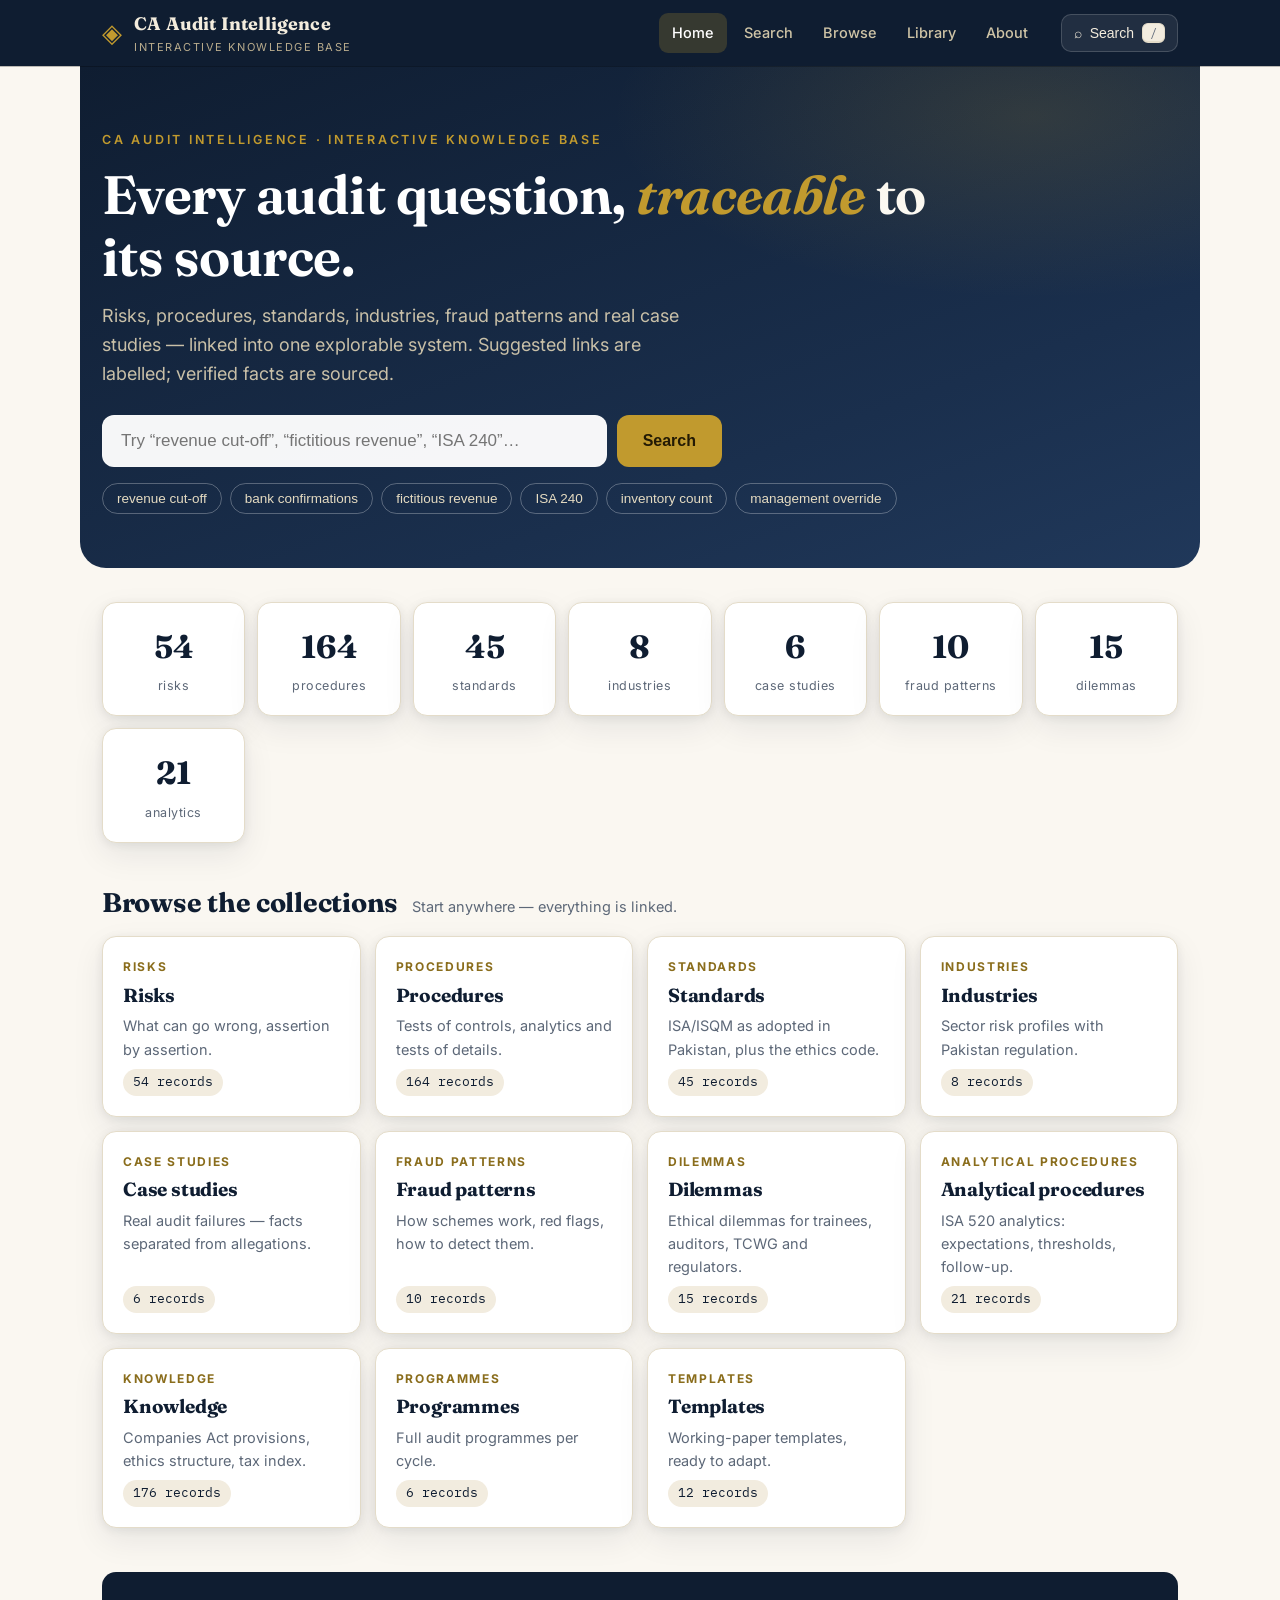
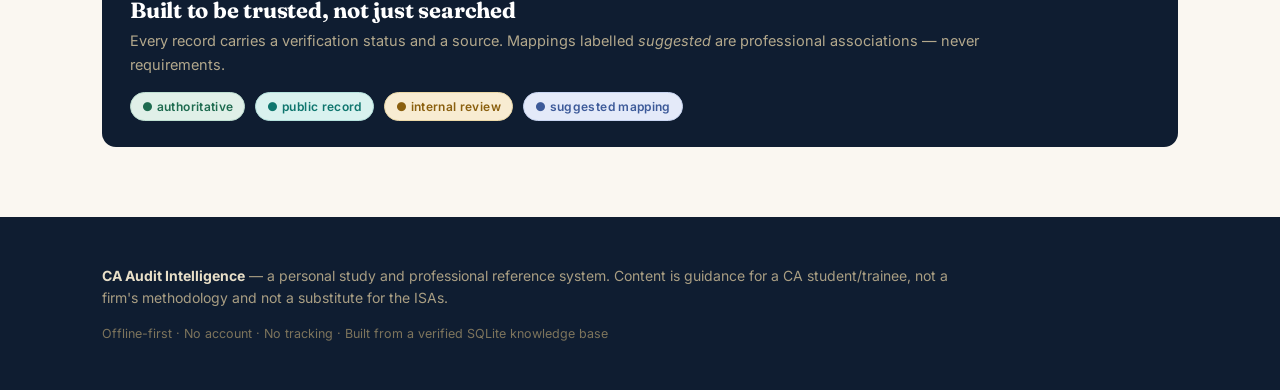
<file: audit-intelligence/index.html>
<!DOCTYPE html>
<html lang="en">
<head>
<meta charset="utf-8">
<meta name="viewport" content="width=device-width, initial-scale=1">
<title>CA Audit Intelligence — Interactive Knowledge Base</title>
<meta name="description" content="An interactive, offline-first audit knowledge base: risks, procedures, standards, industries, case studies and fraud patterns — every record traceable to its source.">
<link rel="preconnect" href="https://fonts.googleapis.com">
<link rel="preconnect" href="https://fonts.gstatic.com" crossorigin>
<link href="https://fonts.googleapis.com/css2?family=Fraunces:ital,opsz,wght@0,9..144,500;0,9..144,650;1,9..144,500&family=Inter:wght@400;500;600;700&family=IBM+Plex+Mono:wght@400;500&display=swap" rel="stylesheet">
<link rel="stylesheet" href="styles.css?v=20261023j">
<link rel="icon" href="data:image/svg+xml,%3Csvg xmlns='http://www.w3.org/2000/svg' viewBox='0 0 32 32'%3E%3Crect width='32' height='32' rx='7' fill='%230f1d31'/%3E%3Cpath d='M9 22V10l7 8 7-8v12' stroke='%23c19a2e' stroke-width='2.4' fill='none' stroke-linecap='round' stroke-linejoin='round'/%3E%3C/svg%3E">
</head>
<body>
<a class="skip" href="#app">Skip to content</a>
<header class="site-header">
  <div class="wrap header-in">
    <a class="brand" href="#/" aria-label="CA Audit Intelligence home">
      <span class="brand-mark" aria-hidden="true">◈</span>
      <span class="brand-text"><strong>CA Audit Intelligence</strong><small>Interactive knowledge base</small></span>
    </a>
    <nav class="site-nav" id="primaryNav" aria-label="Primary">
      <a href="#/" data-nav="home">Home</a>
      <a href="#/search" data-nav="search">Search</a>
      <a href="#/browse" data-nav="browse">Browse</a>
      <a href="#/library" data-nav="library">Library</a>
      <a href="#/about" data-nav="about">About</a>
    </nav>
    <button class="nav-toggle" id="navToggle" aria-label="Open menu" aria-expanded="false" aria-controls="primaryNav">
      <span aria-hidden="true">☰</span>
    </button>
    <button class="search-trigger" id="searchTrigger" aria-label="Open search (press /)">
      <span aria-hidden="true">⌕</span><span class="st-label">Search</span><kbd>/</kbd>
    </button>
  </div>
</header>
<main id="app" class="wrap" tabindex="-1" aria-live="off"></main>
<footer class="site-footer">
  <div class="wrap footer-in">
    <p><strong>CA Audit Intelligence</strong> — a personal study and professional reference system.
    Content is guidance for a CA student/trainee, not a firm's methodology and not a substitute for the ISAs.</p>
    <p class="foot-meta">Offline-first · No account · No tracking · Built from a verified SQLite knowledge base</p>
  </div>
</footer>
<div id="loader" class="loader" role="status" aria-live="polite">
  <div class="loader-card">
    <div class="loader-mark" aria-hidden="true">◈</div>
    <p>Loading knowledge base…</p>
    <div class="loader-bar"><span id="loaderFill"></span></div>
    <p class="loader-count" id="loaderCount"></p>
  </div>
</div>
<script src="app.js?v=20261023j"></script>
</body>
</html>
</file>
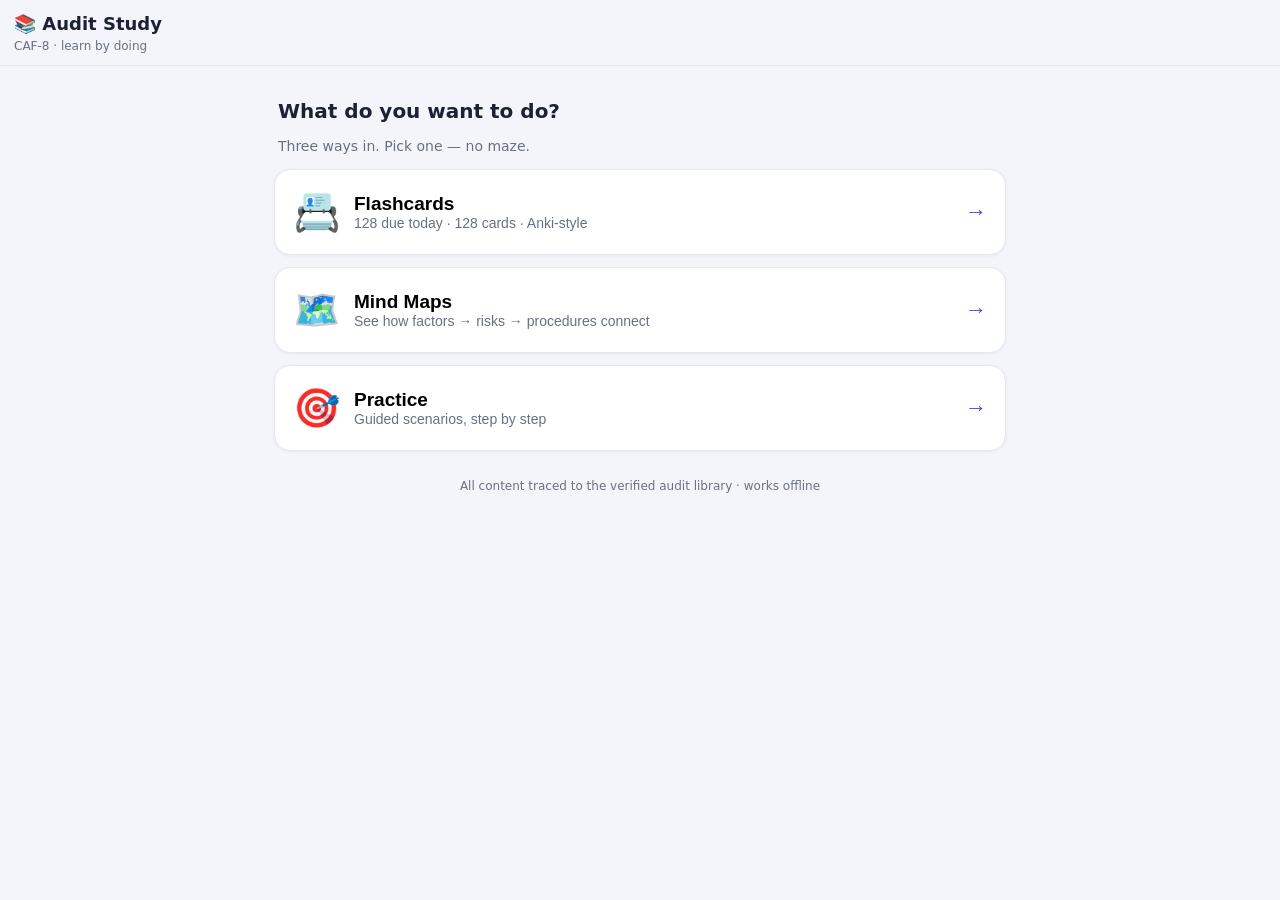
<file: audit-study/index.html>
<!DOCTYPE html>
<html lang="en">
<head>
<meta charset="utf-8">
<meta name="viewport" content="width=device-width, initial-scale=1, viewport-fit=cover">
<title>Audit Study — CAF-8</title>
<style>
:root{
  --bg:#f4f5fa; --card:#ffffff; --ink:#1b2233; --muted:#687182;
  --accent:#4f46e5; --accent-soft:#eef0ff;
  --good:#16a34a; --hard:#d97706; --bad:#dc2626; --easy:#0284c7;
  --line:#e5e7ef; --radius:16px;
}
*{box-sizing:border-box; -webkit-tap-highlight-color:transparent;}
body{margin:0; background:var(--bg); color:var(--ink);
  font-family:system-ui,-apple-system,"Segoe UI",Roboto,Arial,sans-serif;
  font-size:16px; line-height:1.5;}
.wrap{max-width:760px; margin:0 auto; padding:12px 14px 48px;}
header.top{position:sticky; top:0; z-index:10; background:var(--bg);
  padding:10px 14px; border-bottom:1px solid var(--line);
  display:flex; align-items:center; gap:10px;}
header.top .title{font-weight:700; font-size:18px;}
header.top .sub{font-size:12px; color:var(--muted);}
#homeBtn{border:1px solid var(--line); background:var(--card); border-radius:10px;
  padding:8px 12px; font-size:15px; cursor:pointer; display:none;}
h2{font-size:20px; margin:18px 4px 10px;}
.hint{color:var(--muted); font-size:14px; margin:0 4px 12px;}

/* home */
.bigbtn{display:flex; gap:14px; align-items:center; width:100%; text-align:left;
  background:var(--card); border:1px solid var(--line); border-radius:var(--radius);
  padding:20px 18px; margin:12px 0; cursor:pointer; box-shadow:0 1px 3px rgba(20,30,60,.06);}
.bigbtn:active{transform:scale(.99);}
.bigbtn .emoji{font-size:38px;}
.bigbtn .t{font-weight:700; font-size:19px;}
.bigbtn .d{font-size:14px; color:var(--muted);}
.bigbtn .go{margin-left:auto; font-size:22px; color:var(--accent);}

/* chips */
.chips{display:flex; gap:8px; overflow-x:auto; padding:4px 2px 10px; margin:0 -2px;}
.chip{flex:0 0 auto; border:1px solid var(--line); background:var(--card);
  border-radius:999px; padding:8px 14px; font-size:14px; cursor:pointer;}
.chip.on{background:var(--accent); color:#fff; border-color:var(--accent);}
.chip .n{opacity:.75; font-size:12px;}

/* flashcards */
.fc-stats{display:flex; gap:8px; margin:6px 2px 12px; font-size:13px; color:var(--muted);}
.fc-stats b{color:var(--ink);}
.fc-stage{perspective:1200px; margin:6px 0 14px; cursor:pointer;}
.fc-inner{position:relative; width:100%; min-height:280px; transform-style:preserve-3d;
  transition:transform .45s;}
.fc-stage.flipped .fc-inner{transform:rotateY(180deg);}
.fc-face{position:absolute; inset:0; backface-visibility:hidden; -webkit-backface-visibility:hidden;
  background:var(--card); border:1px solid var(--line); border-radius:var(--radius);
  padding:22px 20px; box-shadow:0 2px 8px rgba(20,30,60,.07);
  display:flex; flex-direction:column; justify-content:center;}
.fc-face.back{transform:rotateY(180deg); background:#fbfbff;}
.fc-static{visibility:hidden; position:static;}
.fc-front-hint{text-align:center; color:var(--muted); font-size:13px; margin-top:10px;}
.fc-src{margin-top:12px; font-size:12px; color:var(--muted); font-family:ui-monospace,monospace;}
.fc-face .txt{white-space:pre-wrap;}
.grades{display:grid; grid-template-columns:repeat(4,1fr); gap:8px; margin-top:4px;}
.grades button{border:none; border-radius:12px; padding:13px 4px; font-size:14px;
  font-weight:700; color:#fff; cursor:pointer;}
.grades button small{display:block; font-weight:400; font-size:11px; opacity:.85;}
.g-again{background:var(--bad);} .g-hard{background:var(--hard);}
.g-good{background:var(--good);} .g-easy{background:var(--easy);}
.grades.hidden{display:none;}
.fc-done{text-align:center; padding:30px 10px;}
.fc-done .big{font-size:44px;}
.linklike{background:none;border:none;color:var(--accent);font-size:14px;cursor:pointer;
  padding:6px; text-decoration:underline;}

/* mind maps */
.mapwrap{overflow:auto; background:var(--card); border:1px solid var(--line);
  border-radius:var(--radius); padding:8px;}
.mapwrap svg{display:block;}
.mnode{cursor:pointer;}
.mnode rect{stroke-width:1.5;}
.mnode text{font-family:system-ui,sans-serif; pointer-events:none;}
.mnode .src{font-family:ui-monospace,monospace;}
.mlink{fill:none; stroke:#b9c0d4; stroke-width:1.6;}

/* practice */
.scn-group{margin-bottom:6px;}
.scn-group h3{font-size:15px; color:var(--muted); margin:14px 4px 8px; text-transform:uppercase;
  letter-spacing:.04em; font-size:12px;}
.scn-btn{display:block; width:100%; text-align:left; background:var(--card);
  border:1px solid var(--line); border-radius:12px; padding:14px; margin:8px 0;
  font-size:15px; cursor:pointer;}
.setup{background:var(--accent-soft); border:1px solid #dfe3ff; border-radius:var(--radius);
  padding:16px; margin:12px 0;}
.step{background:var(--card); border:1px solid var(--line); border-radius:var(--radius);
  padding:16px; margin:12px 0;}
.step .lbl{font-weight:700; margin-bottom:6px;}
.step .q{margin:8px 0;}
.step .a{background:#f8fafc; border-left:3px solid var(--accent); padding:10px 12px;
  border-radius:0 8px 8px 0; margin:10px 0; white-space:pre-wrap;}
.reveal{border:1px solid var(--accent); color:var(--accent); background:#fff;
  border-radius:10px; padding:10px 16px; font-size:15px; cursor:pointer; font-weight:600;}
.dots{display:flex; gap:6px; margin:10px 2px;}
.dots span{width:10px; height:10px; border-radius:50%; background:var(--line);}
.dots span.done{background:var(--good);}
.checkbox{background:#ecfdf5; border:1px solid #a7f3d0; border-radius:var(--radius);
  padding:16px; margin:14px 0; white-space:pre-wrap;}
.rowbtns{display:flex; gap:10px; margin-top:14px;}
.rowbtns button{flex:1; border-radius:12px; padding:13px; font-size:15px; font-weight:700;
  cursor:pointer; border:1px solid var(--line); background:var(--card);}
.rowbtns .primary{background:var(--accent); color:#fff; border-color:var(--accent);}
.foot{margin-top:26px; text-align:center; color:var(--muted); font-size:12px;}
</style>
</head>
<body>
<header class="top">
  <button id="homeBtn" data-testid="home-btn" aria-label="Home">← Home</button>
  <div><div class="title">📚 Audit Study</div><div class="sub">CAF-8 · learn by doing</div></div>
</header>
<div class="wrap">

  <!-- ============ HOME ============ -->
  <section id="view-home" data-testid="view-home">
    <h2>What do you want to do?</h2>
    <p class="hint">Three ways in. Pick one — no maze.</p>
    <button class="bigbtn" data-go="cards" data-testid="go-cards">
      <span class="emoji">📇</span>
      <span><span class="t">Flashcards</span><br><span class="d" id="fcHomeSub">Anki-style · spaced repetition</span></span>
      <span class="go">→</span>
    </button>
    <button class="bigbtn" data-go="maps" data-testid="go-maps">
      <span class="emoji">🗺️</span>
      <span><span class="t">Mind Maps</span><br><span class="d">See how factors → risks → procedures connect</span></span>
      <span class="go">→</span>
    </button>
    <button class="bigbtn" data-go="practice" data-testid="go-practice">
      <span class="emoji">🎯</span>
      <span><span class="t">Practice</span><br><span class="d">Guided scenarios, step by step</span></span>
      <span class="go">→</span>
    </button>
    <div class="foot">All content traced to the verified audit library · works offline</div>
  </section>

  <!-- ============ FLASHCARDS ============ -->
  <section id="view-cards" hidden data-testid="view-cards">
    <h2>📇 Flashcards</h2>
    <p class="hint">Tap the card to flip. Grade yourself honestly — Again / Hard / Good / Easy.</p>
    <div class="chips" id="deckChips" data-testid="deck-chips"></div>
    <div class="fc-stats" id="fcStats" data-testid="fc-stats"></div>
    <div id="fcArea"></div>
    <div style="text-align:center; margin-top:8px;">
      <button class="linklike" id="resetSm2">reset my progress</button>
    </div>
  </section>

  <!-- ============ MIND MAPS ============ -->
  <section id="view-maps" hidden data-testid="view-maps">
    <h2>🗺️ Mind Maps</h2>
    <p class="hint">Tap a node to expand / collapse it. Scroll sideways if the map is wide.</p>
    <div class="chips" id="mapChips" data-testid="map-chips"></div>
    <div class="mapwrap" id="mapWrap" data-testid="map-wrap"></div>
  </section>

  <!-- ============ PRACTICE ============ -->
  <section id="view-practice" hidden data-testid="view-practice">
    <h2>🎯 Practice scenarios</h2>
    <p class="hint">Pick a scenario. We walk through it one step at a time — reveal each answer with a tap.</p>
    <div id="scnList" data-testid="scn-list"></div>
    <div id="scnRun" hidden data-testid="scn-run"></div>
  </section>

</div>
<script>
"use strict";
const CARDS = [{"back": "Assets, liabilities and equity interests have been recorded in the proper accounts.\n\nCategory: Account balances", "deck": "assertions", "front": "⚖️ BAL-CLS — Classification\nWhat does this assertion mean?", "id": "ASR-001", "source": "BAL-CLS"}, {"back": "All assets, liabilities and equity interests that should have been recorded have been recorded.\n\nCategory: Account balances", "deck": "assertions", "front": "⚖️ BAL-COM — Completeness\nWhat does this assertion mean?", "id": "ASR-002", "source": "BAL-COM"}, {"back": "Assets, liabilities and equity interests exist.\n\nCategory: Account balances", "deck": "assertions", "front": "⚖️ BAL-EXI — Existence\nWhat does this assertion mean?", "id": "ASR-003", "source": "BAL-EXI"}, {"back": "Assets, liabilities and equity interests are appropriately aggregated or disaggregated and clearly described, and related disclosures are relevant and understandable.\n\nCategory: Account balances", "deck": "assertions", "front": "⚖️ BAL-PRS — Presentation\nWhat does this assertion mean?", "id": "ASR-004", "source": "BAL-PRS"}, {"back": "The entity holds or controls the rights to assets, and liabilities are the obligations of the entity.\n\nCategory: Account balances", "deck": "assertions", "front": "⚖️ BAL-RGT — Rights and obligations\nWhat does this assertion mean?", "id": "ASR-005", "source": "BAL-RGT"}, {"back": "Assets, liabilities and equity interests have been included in the financial statements at appropriate amounts and any resulting valuation or allocation adjustments have been appropriately recorded.\n\nCategory: Account balances", "deck": "assertions", "front": "⚖️ BAL-VAL — Accuracy, valuation and allocation\nWhat does this assertion mean?", "id": "ASR-006", "source": "BAL-VAL"}, {"back": "Financial information is appropriately presented and described, and disclosures are clearly expressed.\n\nCategory: Presentation and disclosure", "deck": "assertions", "front": "⚖️ DIS-CLS — Classification and understandability\nWhat does this assertion mean?", "id": "ASR-007", "source": "DIS-CLS"}, {"back": "All disclosures that should have been included in the financial statements have been included.\n\nCategory: Presentation and disclosure", "deck": "assertions", "front": "⚖️ DIS-COM — Completeness\nWhat does this assertion mean?", "id": "ASR-008", "source": "DIS-COM"}, {"back": "Disclosed events, transactions and other matters have occurred and pertain to the entity.\n\nCategory: Presentation and disclosure", "deck": "assertions", "front": "⚖️ DIS-OCC — Occurrence and rights and obligations\nWhat does this assertion mean?", "id": "ASR-009", "source": "DIS-OCC"}, {"back": "Financial and other information is disclosed fairly and at appropriate amounts.\n\nCategory: Presentation and disclosure", "deck": "assertions", "front": "⚖️ DIS-VAL — Accuracy and valuation\nWhat does this assertion mean?", "id": "ASR-010", "source": "DIS-VAL"}, {"back": "Amounts and other data relating to recorded transactions and events have been recorded appropriately.\n\nCategory: Transactions and events", "deck": "assertions", "front": "⚖️ TRN-ACC — Accuracy\nWhat does this assertion mean?", "id": "ASR-011", "source": "TRN-ACC"}, {"back": "Transactions and events have been recorded in the proper accounts.\n\nCategory: Transactions and events", "deck": "assertions", "front": "⚖️ TRN-CLS — Classification\nWhat does this assertion mean?", "id": "ASR-012", "source": "TRN-CLS"}, {"back": "All transactions and events that should have been recorded have been recorded.\n\nCategory: Transactions and events", "deck": "assertions", "front": "⚖️ TRN-COM — Completeness\nWhat does this assertion mean?", "id": "ASR-013", "source": "TRN-COM"}, {"back": "Transactions and events have been recorded in the correct accounting period.\n\nCategory: Transactions and events", "deck": "assertions", "front": "⚖️ TRN-CUT — Cut-off\nWhat does this assertion mean?", "id": "ASR-014", "source": "TRN-CUT"}, {"back": "Transactions and events that have been recorded have occurred and pertain to the entity.\n\nCategory: Transactions and events", "deck": "assertions", "front": "⚖️ TRN-OCC — Occurrence\nWhat does this assertion mean?", "id": "ASR-015", "source": "TRN-OCC"}, {"back": "**Overstated interest income on non-performing loans**\n\nIndustry analysis: Interest on non-performing loans may continue to accrue in the system even where collection is doubtful - a direct overstatement channel. This creates the conditions in which the risk can arise.", "deck": "CYC-REV", "front": "⚠️ At the client you notice:\n“Interest income recognised on non-performing loans”\n\nWhat could go wrong?", "id": "RSK-016", "source": "F-BNK-002 → R-BNK-002"}, {"back": "**Errors and irregularities in bank transactions remain undetected**\n\nThe bank reconciliation is the primary detective control over cash: it is where unrecorded bank transactions, errors and irregularities surface.", "deck": "CYC-CSH", "front": "⚠️ At the client you notice:\n“Bank reconciliations are not independently reviewed”\n\nWhat could go wrong?", "id": "RSK-017", "source": "F-CSH-001 → R-CSH-001"}, {"back": "**Unauthorised or fraudulent payments to unfamiliar beneficiaries**\n\nPayments to unfamiliar beneficiaries bypass the implicit control of a known supplier relationship: there is no purchase history, no expected pattern, and often no independent party who would notice the payment is wrong.", "deck": "CYC-CSH", "front": "⚠️ At the client you notice:\n“Unusual payments are made to unfamiliar beneficiaries”\n\nWhat could go wrong?", "id": "RSK-018", "source": "F-CSH-002 → R-CSH-002"}, {"back": "**Cash misstated through year-end transfer cut-off errors**\n\nA transfer debited from one account but not yet credited to the other at the reporting date sits in transit. If recorded as received before it arrives, the same cash is counted twice; if omitted on both sides, cash is understated.", "deck": "CYC-CSH", "front": "⚠️ At the client you notice:\n“Bank transfers occur around year-end”\n\nWhat could go wrong?", "id": "RSK-019", "source": "F-CSH-003 → R-CSH-003"}, {"back": "**Cash on hand misappropriated or misstated**\n\nCash is the most portable asset and the easiest to misappropriate without trace. Without independent physical verification, shortages accumulate undetected and the recorded balance drifts from reality.", "deck": "CYC-CSH", "front": "⚠️ At the client you notice:\n“Cash balances are not physically verified where appropriate”\n\nWhat could go wrong?", "id": "RSK-020", "source": "F-CSH-004 → R-CSH-004"}, {"back": "**Misappropriation of assets concealed by falsified records**\n\nLarge cash volumes that are not independently reconciled or verified create a direct opportunity to divert funds. Cash leaves little trail, so diversion can continue undetected and be concealed with falsified records.", "deck": "CYC-CSH", "front": "⚠️ At the client you notice:\n“Large volumes of cash transactions with weak oversight”\n\nWhat could go wrong?", "id": "RSK-021", "source": "F-FRD-007 → R-FRD-002"}, {"back": "**Inventory loss through theft, unauthorised removal or unrecorded damage**\n\nInadequate physical security removes the primary preventive barrier against unauthorised removal of goods. Without restricted access and movement records, losses can occur and remain undetected, so recorded quantities may exceed quantities actually held.", "deck": "CYC-INV", "front": "⚠️ At the client you notice:\n“Inventory held in a warehouse with inadequate physical security”\n\nWhat could go wrong?", "id": "RSK-022", "source": "F-INV-001 → R-INV-001"}, {"back": "**Misallocated overheads and misstated work in progress**\n\nIndustry analysis: Manufacturers carry work in progress valued with absorbed overheads - an area where allocation bases and rates are easily manipulated or simply stale. This creates the conditions in which the risk can arise.", "deck": "CYC-INV", "front": "⚠️ At the client you notice:\n“Work in progress with absorbed production overheads”\n\nWhat could go wrong?", "id": "RSK-023", "source": "F-MFG-001 → R-MFG-001"}, {"back": "**Variances buried rather than analysed, misstating inventory and cost of sales**\n\nIndustry analysis: Standard costing systems generate purchase-price and usage variances that should be investigated - but are often posted away without analysis, hiding real cost problems. This creates the conditions in which the risk can arise.", "deck": "CYC-INV", "front": "⚠️ At the client you notice:\n“Standard costing with material variances not investigated”\n\nWhat could go wrong?", "id": "RSK-024", "source": "F-MFG-002 → R-MFG-002"}, {"back": "**Payments to ghost or terminated employees**\n\nA lag between termination and removal from the payroll master creates a window in which payments can continue. Because bulk electronic payments are processed without payee-by-payee review, continued payments may go unnoticed, overstating payroll expense and...", "deck": "CYC-PAY", "front": "⚠️ At the client you notice:\n“Employees remain on the payroll after leaving employment”\n\nWhat could go wrong?", "id": "RSK-025", "source": "F-PAY-001 → R-PAY-001"}, {"back": "**Fictitious employees created or pay details manipulated**\n\nSegregation of duties is the primary control against creating a fictitious payee and paying them. When one person controls both the master record and the payment, the fraud can be executed and concealed in a single step, leaving no independent record to...", "deck": "CYC-PAY", "front": "⚠️ At the client you notice:\n“Employee records and payroll payments are controlled by the same person”\n\nWhat could go wrong?", "id": "RSK-026", "source": "F-PAY-002 → R-PAY-002"}, {"back": "**Inflated or fictitious overtime payments**\n\nWithout independent approval, there is no check that overtime was worked or was necessary. Self-reported hours can be inflated and paid automatically, particularly where supervisors approve routinely.", "deck": "CYC-PAY", "front": "⚠️ At the client you notice:\n“Overtime is not independently approved”\n\nWhat could go wrong?", "id": "RSK-027", "source": "F-PAY-003 → R-PAY-003"}, {"back": "**Payroll expense and deductions misstated through calculation errors**\n\nIncorrect rates, outdated tax tables or misconfigured deductions flow directly into every affected employee's pay and into the related liabilities. Because the error is systematic, it can be material in aggregate even where each individual error is small.", "deck": "CYC-PAY", "front": "⚠️ At the client you notice:\n“Payroll calculations are incorrect”\n\nWhat could go wrong?", "id": "RSK-028", "source": "F-PAY-004 → R-PAY-004"}, {"back": "**Inappropriate capitalisation of repairs and maintenance expenditure**\n\nWhere capitalisation decisions are made without a documented assessment against clear criteria, expenditure that merely maintains an asset can be recognised as an asset.", "deck": "CYC-PPE", "front": "⚠️ At the client you notice:\n“Repairs and maintenance expenditure capitalised without adequate assessment”\n\nWhat could go wrong?", "id": "RSK-029", "source": "F-PPE-001 → R-PPE-001"}, {"back": "**Incorrect depreciation charges and carrying amounts**\n\nDepreciation parameters set in the past may no longer reflect how assets are used or how long they will last. Without periodic review, the charge and the carrying amount drift from economic reality.", "deck": "CYC-PPE", "front": "⚠️ At the client you notice:\n“Depreciation rates, methods or useful lives not reviewed or inappropriate”\n\nWhat could go wrong?", "id": "RSK-030", "source": "F-PPE-002 → R-PPE-002"}, {"back": "**Disposed assets remain recognised in the accounting records**\n\nIf operations can dispose of assets without telling finance, the register retains assets that no longer exist. The missing communication is a control deficiency; the resulting overstatement is a potential misstatement that must be tested for, not assumed.", "deck": "CYC-PPE", "front": "⚠️ At the client you notice:\n“Disposed assets not removed from the accounting records”\n\nWhat could go wrong?", "id": "RSK-031", "source": "F-PPE-003 → R-PPE-003"}, {"back": "**Unrecognised impairment losses**\n\nImpairment is only recognised if indicators are first noticed. Without a process to look for them, indicators such as idle assets or loss-making operations can persist unaddressed and carrying amounts remain overstated.", "deck": "CYC-PPE", "front": "⚠️ At the client you notice:\n“Impairment indicators not identified or evaluated”\n\nWhat could go wrong?", "id": "RSK-032", "source": "F-PPE-004 → R-PPE-004"}, {"back": "**Replaced significant components not derecognised**\n\nCapitalising the new part is only half the entry: the replaced part's carrying amount must be removed. If maintenance information never reaches finance, or the old part was never separately identified, the old cost stays in the carrying amount alongside the...", "deck": "CYC-PPE", "front": "⚠️ At the client you notice:\n“Replaced significant components not derecognised”\n\nWhat could go wrong?", "id": "RSK-033", "source": "F-PPE-005 → R-PPE-005"}, {"back": "**Invalid purchases recorded and paid for goods not received**\n\nMatching the invoice to the GRN is what proves the entity received what it is paying for. Without that match, nothing stops an invoice for goods never delivered - whether through error or fictitious billing - from being recorded and paid.", "deck": "CYC-PUR", "front": "⚠️ At the client you notice:\n“Supplier invoices are not matched to goods received”\n\nWhat could go wrong?", "id": "RSK-034", "source": "F-PUR-001 → R-PUR-001"}, {"back": "**Unrecorded liabilities and understated purchases at the reporting date**\n\nA liability exists when the goods are received, not when the invoice arrives. If nothing records that liability at the reporting date, both purchases and payables are understated: the completeness assertion for the purchase population and for the payables...", "deck": "CYC-PUR", "front": "⚠️ At the client you notice:\n“Goods received before year-end are invoiced afterward”\n\nWhat could go wrong?", "id": "RSK-035", "source": "F-PUR-002 → R-PUR-002"}, {"back": "**Payments to fictitious or altered suppliers; invalid payable balances**\n\nSupplier master data decides who gets paid and into which account. If the person who processes payments can also create suppliers or change bank details, the opportunity exists to invent a supplier or redirect a genuine supplier's payments.", "deck": "CYC-PUR", "front": "⚠️ At the client you notice:\n“Supplier master records can be changed without independent approval”\n\nWhat could go wrong?", "id": "RSK-036", "source": "F-PUR-003 → R-PUR-003"}, {"back": "**Duplicate recording of purchases and duplicate payments**\n\nA second recording of the same invoice does not represent a second purchase: the duplicate entry did not occur as an economic event (occurrence), and if paid, cash leaves the business for a liability that does not exist (accuracy of amounts).", "deck": "CYC-PUR", "front": "⚠️ At the client you notice:\n“Duplicate invoices are processed”\n\nWhat could go wrong?", "id": "RSK-037", "source": "F-PUR-004 → R-PUR-004"}, {"back": "**Cut-off misstatement of purchases and trade payables**\n\nThe accounting period for a purchase is determined by when the goods were received or the service performed. Recording by invoice or processing date shifts purchases across the reporting date in either direction, misstating purchases (cut-off) and leaving the...", "deck": "CYC-PUR", "front": "⚠️ At the client you notice:\n“Purchases are recorded in an incorrect accounting period”\n\nWhat could go wrong?", "id": "RSK-038", "source": "F-PUR-005 → R-PUR-005"}, {"back": "**Revenue overstatement through premature recognition**\n\nRecognition criteria exist to ensure revenue is recorded only when the entity has earned it. Recording revenue before those criteria are met breaks the link between the accounting entry and the underlying economic event: the financial statements then show...", "deck": "CYC-REV", "front": "⚠️ At the client you notice:\n“Revenue recorded before the applicable recognition criteria are satisfied”\n\nWhat could go wrong?", "id": "RSK-039", "source": "F-REV-001 → R-REV-001"}, {"back": "**Revenue understatement through cut-off errors (late recording)**\n\nRevenue belongs in the period in which the recognition event occurs, not the period in which the invoice is processed. When dispatch precedes invoicing across the reporting date, the current period omits sales it has earned: revenue and receivables are...", "deck": "CYC-REV", "front": "⚠️ At the client you notice:\n“Goods dispatched before year-end but recorded after year-end”\n\nWhat could go wrong?", "id": "RSK-040", "source": "F-REV-002 → R-REV-002"}, {"back": "**Fictitious or unsupported sales recorded in the ledger**\n\nThe dispatch or performance evidence is what connects a recorded sale to a real economic event. Without it, the auditor cannot distinguish a genuine sale whose paperwork is missing (a control deficiency) from a sale that never happened (a potential...", "deck": "CYC-REV", "front": "⚠️ At the client you notice:\n“Sales recorded without supporting dispatch evidence”\n\nWhat could go wrong?", "id": "RSK-041", "source": "F-REV-003 → R-REV-003"}, {"back": "**Deliberate manipulation of revenue to achieve incentive targets**\n\nA material incentive tied to reported revenue creates pressure - the first element of the fraud triangle. Pressure alone does not create misstatement, but combined with opportunity (manual journals, side agreements, period-end discretion) it gives management...", "deck": "CYC-REV", "front": "⚠️ At the client you notice:\n“Management incentives tied to revenue targets”\n\nWhat could go wrong?", "id": "RSK-042", "source": "F-REV-004 → R-REV-004"}, {"back": "**Material misstatement through unusual or non-routine year-end transactions**\n\nNon-routine transactions bypass the entity's normal processing controls and often involve judgement about substance, timing and classification.", "deck": "CYC-REV", "front": "⚠️ At the client you notice:\n“Unusual transactions near year-end”\n\nWhat could go wrong?", "id": "RSK-043", "source": "F-REV-005 → R-REV-005"}, {"back": "**Unrecorded sales and theft of takings (shrinkage)**\n\nIndustry analysis: Retailers process huge volumes of small cash and card transactions across many outlets - the classic environment for skimming and shrinkage. This creates the conditions in which the risk can arise.", "deck": "CYC-REV", "front": "⚠️ At the client you notice:\n“High-volume cash and card sales with shrinkage exposure”\n\nWhat could go wrong?", "id": "RSK-044", "source": "F-RTL-001 → R-RTL-001"}, {"back": "**Premature or overstated recognition of supplier rebates**\n\nIndustry analysis: Retailers earn significant supplier rebates and promotional income whose recognition depends on purchase volumes and conditions that are only confirmed later. This creates the conditions in which the risk can arise.", "deck": "CYC-REV", "front": "⚠️ At the client you notice:\n“Supplier rebates and promotional income”\n\nWhat could go wrong?", "id": "RSK-045", "source": "F-RTL-002 → R-RTL-002"}, {"back": "**Understated deferred revenue from unredeemed gift cards and loyalty points**\n\nIndustry analysis: Gift cards and loyalty points create deferred revenue that is only released on redemption - and breakage estimates add further judgment. This creates the conditions in which the risk can arise.", "deck": "CYC-REV", "front": "⚠️ At the client you notice:\n“Gift cards sold and loyalty points outstanding”\n\nWhat could go wrong?", "id": "RSK-046", "source": "F-RTL-003 → R-RTL-003"}, {"back": "**Incorrect allocation of consideration across bundle components and premature revenue recognition**\n\nIndustry analysis: Telecom operators routinely sell bundled contracts (handset plus service over 12-24 months) where consideration must be split between distinct goods and services. This creates the conditions in which the risk can arise.", "deck": "CYC-REV", "front": "⚠️ At the client you notice:\n“Multi-element customer contracts (handset plus service bundles)”\n\nWhat could go wrong?", "id": "RSK-047", "source": "F-TEL-002 → R-TEL-002"}, {"back": "**Systematic billing errors from rating or tariff configuration**\n\nIndustry analysis: Telecom billing runs millions of call/data records through automated rating engines applying complex, frequently changing tariffs - a classic systematic-error environment. This creates the conditions in which the risk can arise.", "deck": "CYC-REV", "front": "⚠️ At the client you notice:\n“High-volume automated billing with complex rating and tariff logic”\n\nWhat could go wrong?", "id": "RSK-048", "source": "F-TEL-003 → R-TEL-003"}, {"back": "**BAL-VAL (Accuracy, valuation and allocation), TRN-ACC (Accuracy)**\n\nProcedure type: Reperformance", "deck": "CYC-REV", "front": "🧪 Procedure:\n“Test suspension of interest on non-performing loans”\n\nWhich assertion(s) does it mainly test?", "id": "PRC-049", "source": "P-BNK-002-1 → BAL-VAL, TRN-ACC"}, {"back": "**BAL-COM (Completeness), BAL-EXI (Existence)**\n\nProcedure type: Inspection", "deck": "CYC-CSH", "front": "🧪 Procedure:\n“Inspect bank reconciliations for independent review”\n\nWhich assertion(s) does it mainly test?", "id": "PRC-050", "source": "P-CSH-001 → BAL-COM, BAL-EXI"}, {"back": "**BAL-COM (Completeness), BAL-EXI (Existence)**\n\nProcedure type: Reperformance", "deck": "CYC-CSH", "front": "🧪 Procedure:\n“Reperform the year-end bank reconciliation”\n\nWhich assertion(s) does it mainly test?", "id": "PRC-051", "source": "P-CSH-002 → BAL-COM, BAL-EXI"}, {"back": "**BAL-EXI (Existence), BAL-VAL (Accuracy, valuation and allocation)**\n\nProcedure type: Vouching", "deck": "CYC-CSH", "front": "🧪 Procedure:\n“Vouch aged outstanding items to subsequent clearance”\n\nWhich assertion(s) does it mainly test?", "id": "PRC-052", "source": "P-CSH-003 → BAL-EXI, BAL-VAL"}, {"back": "**BAL-EXI (Existence)**\n\nProcedure type: External confirmation", "deck": "CYC-CSH", "front": "🧪 Procedure:\n“Obtain direct bank confirmation of balances”\n\nWhich assertion(s) does it mainly test?", "id": "PRC-053", "source": "P-CSH-004 → BAL-EXI"}, {"back": "**TRN-CLS (Classification), TRN-OCC (Occurrence)**\n\nProcedure type: Vouching", "deck": "CYC-CSH", "front": "🧪 Procedure:\n“Vouch unusual payments to supporting documentation”\n\nWhich assertion(s) does it mainly test?", "id": "PRC-054", "source": "P-CSH-005 → TRN-CLS, TRN-OCC"}, {"back": "**BAL-EXI (Existence), TRN-OCC (Occurrence)**\n\nProcedure type: Reperformance", "deck": "CYC-REV", "front": "🧪 Procedure:\n“Unpredictable audit procedures”\n\nWhich assertion(s) does it mainly test?", "id": "PRC-055", "source": "P-FRD-002 → BAL-EXI, TRN-OCC"}, {"back": "**BAL-VAL (Accuracy, valuation and allocation)**\n\nProcedure type: Recalculation", "deck": "CYC-INV", "front": "🧪 Procedure:\n“Reconcile the inventory listing to the general ledger”\n\nWhich assertion(s) does it mainly test?", "id": "PRC-056", "source": "P-INV-001 → BAL-VAL"}, {"back": "**BAL-EXI (Existence)**\n\nProcedure type: Observation", "deck": "CYC-INV", "front": "🧪 Procedure:\n“Attend the physical inventory count and inspect selected items”\n\nWhich assertion(s) does it mainly test?", "id": "PRC-057", "source": "P-INV-002 → BAL-EXI"}, {"back": "**BAL-COM (Completeness), BAL-EXI (Existence)**\n\nProcedure type: Physical verification", "deck": "CYC-INV", "front": "🧪 Procedure:\n“Perform two-directional test counts”\n\nWhich assertion(s) does it mainly test?", "id": "PRC-058", "source": "P-INV-003 → BAL-COM, BAL-EXI"}, {"back": "**BAL-COM (Completeness), BAL-EXI (Existence)**\n\nProcedure type: Inquiry", "deck": "CYC-INV", "front": "🧪 Procedure:\n“Investigate material differences between physical counts and inventory records”\n\nWhich assertion(s) does it mainly test?", "id": "PRC-059", "source": "P-INV-004 → BAL-COM, BAL-EXI"}, {"back": "**BAL-COM (Completeness), TRN-CUT (Cut-off)**\n\nProcedure type: Cut-off testing", "deck": "CYC-INV", "front": "🧪 Procedure:\n“Inspect inventory movement records around the count date”\n\nWhich assertion(s) does it mainly test?", "id": "PRC-060", "source": "P-INV-005 → BAL-COM, TRN-CUT"}, {"back": "**TRN-OCC (Occurrence)**\n\nProcedure type: Analytical procedures", "deck": "CYC-PAY", "front": "🧪 Procedure:\n“Analyse payroll cost trends by department and headcount”\n\nWhich assertion(s) does it mainly test?", "id": "PRC-061", "source": "P-PAY-001 → TRN-OCC"}, {"back": "**TRN-OCC (Occurrence)**\n\nProcedure type: Tracing", "deck": "CYC-PAY", "front": "🧪 Procedure:\n“Trace leavers to removal from the payroll master”\n\nWhich assertion(s) does it mainly test?", "id": "PRC-062", "source": "P-PAY-002 → TRN-OCC"}, {"back": "**BAL-EXI (Existence), TRN-OCC (Occurrence)**\n\nProcedure type: Vouching", "deck": "CYC-PAY", "front": "🧪 Procedure:\n“Vouch a sample of payees to current employment evidence”\n\nWhich assertion(s) does it mainly test?", "id": "PRC-063", "source": "P-PAY-003 → BAL-EXI, TRN-OCC"}, {"back": "**TRN-OCC (Occurrence)**\n\nProcedure type: Inspection", "deck": "CYC-PAY", "front": "🧪 Procedure:\n“Inspect the leaver-to-payroll process”\n\nWhich assertion(s) does it mainly test?", "id": "PRC-064", "source": "P-PAY-004 → TRN-OCC"}, {"back": "**TRN-OCC (Occurrence)**\n\nProcedure type: Inspection", "deck": "CYC-PAY", "front": "🧪 Procedure:\n“Inspect payroll system access rights”\n\nWhich assertion(s) does it mainly test?", "id": "PRC-065", "source": "P-PAY-005 → TRN-OCC"}, {"back": "**BAL-VAL (Accuracy, valuation and allocation), TRN-CLS (Classification)**\n\nProcedure type: Vouching", "deck": "CYC-PPE", "front": "🧪 Procedure:\n“Test the classification of repairs and maintenance expenditure”\n\nWhich assertion(s) does it mainly test?", "id": "PRC-066", "source": "P-PPE-001-001 → BAL-VAL, TRN-CLS"}, {"back": "**TRN-CLS (Classification)**\n\nProcedure type: Inspection", "deck": "CYC-PPE", "front": "🧪 Procedure:\n“Inspect the capitalisation policy and test approval controls”\n\nWhich assertion(s) does it mainly test?", "id": "PRC-067", "source": "P-PPE-001-002 → TRN-CLS"}, {"back": "**TRN-CLS (Classification)**\n\nProcedure type: Analytical procedures", "deck": "CYC-PPE", "front": "🧪 Procedure:\n“Perform analytical procedures over repairs and maintenance expense”\n\nWhich assertion(s) does it mainly test?", "id": "PRC-068", "source": "P-PPE-001-003 → TRN-CLS"}, {"back": "**BAL-VAL (Accuracy, valuation and allocation), TRN-ACC (Accuracy)**\n\nProcedure type: Recalculation", "deck": "CYC-PPE", "front": "🧪 Procedure:\n“Recalculate depreciation for a sample of assets”\n\nWhich assertion(s) does it mainly test?", "id": "PRC-069", "source": "P-PPE-002-001 → BAL-VAL, TRN-ACC"}, {"back": "**BAL-VAL (Accuracy, valuation and allocation)**\n\nProcedure type: Analytical procedures", "deck": "CYC-PPE", "front": "🧪 Procedure:\n“Evaluate the appropriateness of useful lives and depreciation methods”\n\nWhich assertion(s) does it mainly test?", "id": "PRC-070", "source": "P-PPE-002-002 → BAL-VAL"}, {"back": "**TRN-ACC (Accuracy), TRN-OCC (Occurrence)**\n\nProcedure type: Vouching", "deck": "CYC-PUR", "front": "🧪 Procedure:\n“Vouch purchase invoices to goods received notes and purchase orders”\n\nWhich assertion(s) does it mainly test?", "id": "PRC-071", "source": "P-PUR-001 → TRN-ACC, TRN-OCC"}, {"back": "**TRN-OCC (Occurrence)**\n\nProcedure type: Reperformance", "deck": "CYC-PUR", "front": "🧪 Procedure:\n“Reperform the three-way matching control”\n\nWhich assertion(s) does it mainly test?", "id": "PRC-072", "source": "P-PUR-002 → TRN-OCC"}, {"back": "**TRN-OCC (Occurrence)**\n\nProcedure type: Inspection", "deck": "CYC-PUR", "front": "🧪 Procedure:\n“Inspect the unmatched-invoices exception report”\n\nWhich assertion(s) does it mainly test?", "id": "PRC-073", "source": "P-PUR-003 → TRN-OCC"}, {"back": "**BAL-COM (Completeness), TRN-COM (Completeness)**\n\nProcedure type: Tracing", "deck": "CYC-PUR", "front": "🧪 Procedure:\n“Trace pre-year-end goods received notes to the purchase ledger”\n\nWhich assertion(s) does it mainly test?", "id": "PRC-074", "source": "P-PUR-004 → BAL-COM, TRN-COM"}, {"back": "**TRN-CUT (Cut-off)**\n\nProcedure type: Cut-off testing", "deck": "CYC-PUR", "front": "🧪 Procedure:\n“Test post-year-end purchase invoices for pre-year-end receipt”\n\nWhich assertion(s) does it mainly test?", "id": "PRC-075", "source": "P-PUR-005 → TRN-CUT"}, {"back": "**TRN-OCC (Occurrence)**\n\nProcedure type: Vouching", "deck": "CYC-REV", "front": "🧪 Procedure:\n“Vouch recorded sales to evidence that recognition criteria were met”\n\nWhich assertion(s) does it mainly test?", "id": "PRC-076", "source": "P-REV-001 → TRN-OCC"}, {"back": "**TRN-CUT (Cut-off), TRN-OCC (Occurrence)**\n\nProcedure type: Inspection", "deck": "CYC-REV", "front": "🧪 Procedure:\n“Inspect contracts and terms for selected revenue transactions”\n\nWhich assertion(s) does it mainly test?", "id": "PRC-077", "source": "P-REV-002 → TRN-CUT, TRN-OCC"}, {"back": "**TRN-CUT (Cut-off)**\n\nProcedure type: Cut-off testing", "deck": "CYC-REV", "front": "🧪 Procedure:\n“Test revenue cut-off around the reporting date”\n\nWhich assertion(s) does it mainly test?", "id": "PRC-078", "source": "P-REV-003 → TRN-CUT"}, {"back": "Interest income growing while the NPL ratio deteriorates; suspended-interest calculations done manually; policy thresholds not enforced by the system.", "deck": "CYC-REV", "front": "🚩 Risk factor:\n“Interest income recognised on non-performing loans”\n\nWhat warning signs would you look for?", "id": "WRN-079", "source": "F-BNK-002"}, {"back": "Stale outstanding items carried for months; reconciliations prepared long after month-end; reconciling items without explanation; the preparer also handles cash receipts or payments.", "deck": "CYC-CSH", "front": "🚩 Risk factor:\n“Bank reconciliations are not independently reviewed”\n\nWhat warning signs would you look for?", "id": "WRN-080", "source": "F-CSH-001"}, {"back": "Payments to new beneficiaries with no purchase history; round-sum payments; payments just below approval thresholds; beneficiary names similar to known suppliers; payments to individuals rather than businesses.", "deck": "CYC-CSH", "front": "🚩 Risk factor:\n“Unusual payments are made to unfamiliar beneficiaries”\n\nWhat warning signs would you look for?", "id": "WRN-081", "source": "F-CSH-002"}, {"back": "Large transfers on the last working day; transfers recorded on one side but not the other at year-end; in-transit items inflating cash; transfers reversed shortly after year-end.", "deck": "CYC-CSH", "front": "🚩 Risk factor:\n“Bank transfers occur around year-end”\n\nWhat warning signs would you look for?", "id": "WRN-082", "source": "F-CSH-003"}, {"back": "Unexplained shrinkage between counts; damaged or resealed packaging; inventory movements outside working hours; missing or incomplete goods movement logs; staff reporting unescorted visitors in storage areas.", "deck": "CYC-INV", "front": "🚩 Risk factor:\n“Inventory held in a warehouse with inadequate physical security”\n\nWhat warning signs would you look for?", "id": "WRN-083", "source": "F-INV-001"}, {"back": "Overhead rates unchanged for years despite cost changes; abnormal idle capacity absorbed into inventory; WIP growing faster than production volumes.", "deck": "CYC-INV", "front": "🚩 Risk factor:\n“Work in progress with absorbed production overheads”\n\nWhat warning signs would you look for?", "id": "WRN-084", "source": "F-MFG-001"}, {"back": "Large unexplained variances written off to cost of sales; standards unchanged for multiple years; variance reports not reviewed.", "deck": "CYC-INV", "front": "🚩 Risk factor:\n“Standard costing with material variances not investigated”\n\nWhat warning signs would you look for?", "id": "WRN-085", "source": "F-MFG-002"}, {"back": "Headcount per payroll register exceeds HR headcount; payroll cost trends upward while reported headcount is flat or falling; payments to employees with no current work location or supervisor; leaver paperwork filed but the payroll master unchanged.", "deck": "CYC-PAY", "front": "🚩 Risk factor:\n“Employees remain on the payroll after leaving employment”\n\nWhat warning signs would you look for?", "id": "WRN-086", "source": "F-PAY-001"}, {"back": "A single user holds administrator access to the payroll system; master changes with no approval trail; payroll amendments processed close to pay run deadlines; the same person handles leavers, new starters and bank payments.", "deck": "CYC-PAY", "front": "🚩 Risk factor:\n“Employee records and payroll payments are controlled by the same person”\n\nWhat warning signs would you look for?", "id": "WRN-087", "source": "F-PAY-002"}, {"back": "Overtime concentrated in a few employees; overtime spikes before period-end; overtime claims without corresponding production records; supervisors approving their own team's overtime without review.", "deck": "CYC-PAY", "front": "🚩 Risk factor:\n“Overtime is not independently approved”\n\nWhat warning signs would you look for?", "id": "WRN-088", "source": "F-PAY-003"}, {"back": "Repairs and maintenance expense unusually low relative to the asset base or industry norms; large round-sum additions described as refurbishment or upgrades; additions capitalised near the year-end; inconsistent treatment of similar expenditure between periods.", "deck": "CYC-PPE", "front": "🚩 Risk factor:\n“Repairs and maintenance expenditure capitalised without adequate assessment”\n\nWhat warning signs would you look for?", "id": "WRN-089", "source": "F-PPE-001"}, {"back": "Fully depreciated assets still in active use; depreciation charge inconsistent with the age profile of the asset base; useful lives markedly different from industry practice without explanation; no documented review of lives and residual values.", "deck": "CYC-PPE", "front": "🚩 Risk factor:\n“Depreciation rates, methods or useful lives not reviewed or inappropriate”\n\nWhat warning signs would you look for?", "id": "WRN-090", "source": "F-PPE-002"}, {"back": "Assets on the register that cannot be located; disposal proceeds banked with no matching derecognition entry; insurance schedules or tax filings listing fewer assets than the register; very old fully depreciated assets still carried.", "deck": "CYC-PPE", "front": "🚩 Risk factor:\n“Disposed assets not removed from the accounting records”\n\nWhat warning signs would you look for?", "id": "WRN-091", "source": "F-PPE-003"}, {"back": "Invoices approved for payment without GRN references; GRNs not sequentially controlled; staff unable to locate receiving evidence for sampled invoices.", "deck": "CYC-PUR", "front": "🚩 Risk factor:\n“Supplier invoices are not matched to goods received”\n\nWhat warning signs would you look for?", "id": "WRN-092", "source": "F-PUR-001"}, {"back": "GRNs dated before year-end with no matching invoice at the reporting date; post-year-end invoices relating to pre-year-end receipts; weak or absent accrual procedures for uninvoiced receipts.", "deck": "CYC-PUR", "front": "🚩 Risk factor:\n“Goods received before year-end are invoiced afterward”\n\nWhat warning signs would you look for?", "id": "WRN-093", "source": "F-PUR-002"}, {"back": "No log of master changes; the same user creates suppliers and processes payments; changes to bank details shortly before large payments.", "deck": "CYC-PUR", "front": "🚩 Risk factor:\n“Supplier master records can be changed without independent approval”\n\nWhat warning signs would you look for?", "id": "WRN-094", "source": "F-PUR-003"}, {"back": "Invoices dated before the related dispatch or acceptance dates; revenue concentrated in the final days of the period; credit notes or returns shortly after period end; customer complaints about early billing; side letters or verbal terms modifying standard sale terms.", "deck": "CYC-REV", "front": "🚩 Risk factor:\n“Revenue recorded before the applicable recognition criteria are satisfied”\n\nWhat warning signs would you look for?", "id": "WRN-095", "source": "F-REV-001"}, {"back": "Dispatch notes dated before year-end matched to invoices dated after year-end; a gap between the last dispatch number and the last invoiced dispatch; customers confirming receipt of goods before the recorded sale date.", "deck": "CYC-REV", "front": "🚩 Risk factor:\n“Goods dispatched before year-end but recorded after year-end”\n\nWhat warning signs would you look for?", "id": "WRN-096", "source": "F-REV-002"}, {"back": "**Opportunity**\n\nThe same individual can authorise transactions, record them in the books, and has physical or system custody of the related assets - with no independent review of their work.", "deck": "fraud", "front": "🎭 Fraud indicator:\n“Lack of segregation of duties”\n\nWhich fraud-triangle element is this?", "id": "FRD-097", "source": "F-FRD-001"}, {"back": "**Incentive or pressure**\n\nA dominant chief executive or small management group sets aggressive earnings or revenue targets, and a material part of their remuneration - or their standing with the board and market - depends on achieving them.", "deck": "fraud", "front": "🎭 Fraud indicator:\n“Dominant management with aggressive earnings targets linked to bonuses”\n\nWhich fraud-triangle element is this?", "id": "FRD-098", "source": "F-FRD-002"}, {"back": "**Opportunity**\n\nThe entity uses complex, layered or opaque related-party structures, special-purpose vehicles, or circular transactions for which no clear business purpose is documented.", "deck": "fraud", "front": "🎭 Fraud indicator:\n“Complex or opaque related-party structures with no clear business purpose”\n\nWhich fraud-triangle element is this?", "id": "FRD-099", "source": "F-FRD-003"}, {"back": "**Incentive or pressure**\n\nThe entity faces significant pressure to satisfy debt covenants, maintain credit ratings, or meet conditions for continued financing, where failure would trigger repayment, higher costs or loss of facilities.", "deck": "fraud", "front": "🎭 Fraud indicator:\n“Significant pressure to meet debt covenants or financing conditions”\n\nWhich fraud-triangle element is this?", "id": "FRD-100", "source": "F-FRD-004"}, {"back": "**Opportunity**\n\nThere is unusually high turnover, prolonged vacancies, or heavy reliance on temporary staff in finance and key accounting roles.", "deck": "fraud", "front": "🎭 Fraud indicator:\n“High turnover in finance and key accounting personnel”\n\nWhich fraud-triangle element is this?", "id": "FRD-101", "source": "F-FRD-005"}, {"back": "**Rationalization**\n\nManagement has a history of defending aggressive accounting positions by describing them as normal industry practice rather than by reference to the requirements of the financial reporting framework.", "deck": "fraud", "front": "🎭 Fraud indicator:\n“Management history of justifying aggressive accounting as 'industry practice'”\n\nWhich fraud-triangle element is this?", "id": "FRD-102", "source": "F-FRD-006"}, {"back": "**Opportunity**\n\nThe entity handles large volumes of cash receipts or payments with weak oversight - cash not banked promptly, reconciliations not independent, and cash counts infrequent or predictable.", "deck": "fraud", "front": "🎭 Fraud indicator:\n“Large volumes of cash transactions with weak oversight”\n\nWhich fraud-triangle element is this?", "id": "FRD-103", "source": "F-FRD-007"}, {"back": "**Opportunity**\n\nThere is no whistleblowing or speak-up channel, or the channel that exists is not trusted by staff - for example reports go to the very managers whose conduct might be reported.", "deck": "fraud", "front": "🎭 Fraud indicator:\n“Whistleblowing channel absent or not trusted”\n\nWhich fraud-triangle element is this?", "id": "FRD-104", "source": "F-FRD-008"}, {"back": "**Test suspension of interest on non-performing loans**\n\nEvidence supporting P-BNK-002-1.", "deck": "CYC-REV", "front": "📄 Evidence:\n“NPL register with accrual status”\n\nWhich procedure uses it, and why?", "id": "EVD-105", "source": "E-BNK-002-1 → P-BNK-002-1"}, {"back": "**Inspect bank reconciliations for independent review**\n\nReconciliations are the documents inspected.", "deck": "CYC-CSH", "front": "📄 Evidence:\n“Bank reconciliation”\n\nWhich procedure uses it, and why?", "id": "EVD-106", "source": "E-CSH-001 → P-CSH-001"}, {"back": "**Vouch aged outstanding items to subsequent clearance**\n\nSubsequent statements corroborate clearance.", "deck": "CYC-CSH", "front": "📄 Evidence:\n“Bank statement”\n\nWhich procedure uses it, and why?", "id": "EVD-107", "source": "E-CSH-002 → P-CSH-003"}, {"back": "**Obtain direct bank confirmation of balances**\n\nConfirmation is obtained and agreed to the reconciled balance.", "deck": "CYC-CSH", "front": "📄 Evidence:\n“Bank confirmation letter”\n\nWhich procedure uses it, and why?", "id": "EVD-108", "source": "E-CSH-003 → P-CSH-004"}, {"back": "**Vouch unusual payments to supporting documentation**\n\nPayment register is the population sampled.", "deck": "CYC-CSH", "front": "📄 Evidence:\n“Payment register / bank payment listing”\n\nWhich procedure uses it, and why?", "id": "EVD-109", "source": "E-CSH-005 → P-CSH-005"}, {"back": "**Inspect transfer advices and bank statements**\n\nAdvices corroborate value dates and amounts.", "deck": "CYC-CSH", "front": "📄 Evidence:\n“Bank transfer advices”\n\nWhich procedure uses it, and why?", "id": "EVD-110", "source": "E-CSH-009 → P-CSH-010"}, {"back": "**Overstated interest income on non-performing loans**\n\nThe preventive control at the source of the risk.", "deck": "CYC-REV", "front": "🛡️ Control:\n“Interest accrual is automatically suspended when a loan meets defined non-performance criteria, with any exception requiring documented approval.”\n\nWhich risk does this control address?", "id": "CTL-111", "source": "C-BNK-002-1 → R-BNK-002"}, {"back": "**Errors and irregularities in bank transactions remain undetected**\n\nIndependent review is the control the factor says is missing; it is the primary detective control over bank transactions.", "deck": "CYC-CSH", "front": "🛡️ Control:\n“Bank reconciliations are prepared promptly each month and reviewed and signed off by a person independent of cash handling, who investigates aged or unusual...”\n\nWhich risk does this control address?", "id": "CTL-112", "source": "C-CSH-001 → R-CSH-001"}, {"back": "**Errors and irregularities in bank transactions remain undetected**\n\nPrevents stale items from permanently distorting the balance - the specific failure mode of an unreviewed reconciliation.", "deck": "CYC-CSH", "front": "🛡️ Control:\n“Aged outstanding items (unpresented cheques, deposits in transit) are investigated and cleared or written back within a defined timeframe.”\n\nWhich risk does this control address?", "id": "CTL-113", "source": "C-CSH-002 → R-CSH-001"}, {"back": "**Unauthorised or fraudulent payments to unfamiliar beneficiaries**\n\nDirectly addresses the factor by establishing beneficiary legitimacy before money moves.", "deck": "CYC-CSH", "front": "🛡️ Control:\n“New beneficiaries are independently verified (business existence, bank account ownership) before the first payment is made.”\n\nWhich risk does this control address?", "id": "CTL-114", "source": "C-CSH-003 → R-CSH-002"}, {"back": "**Fictitious or premature revenue to meet targets**\n\nIndependent cut-off review directly addresses premature and fictitious revenue.", "deck": "CYC-REV", "front": "🛡️ Control:\n“Revenue cut-off and recognition for material or unusual transactions are reviewed by a function independent of sales, with supporting dispatch and acceptance...”\n\nWhich risk does this control address?", "id": "CTL-115", "source": "C-FRD-005 → R-FRD-003"}, {"back": "**Inventory loss through theft, unauthorised removal or unrecorded damage**\n\nDirectly addresses the factor: restricting and monitoring access reduces the opportunity for unauthorised removal.", "deck": "CYC-INV", "front": "🛡️ Control:\n“Physical access to warehouse and high-value storage areas is restricted to authorised personnel, with access rights reviewed periodically.”\n\nWhich risk does this control address?", "id": "CTL-116", "source": "C-INV-001 → R-INV-001"}, {"back": "**Inventory loss through theft, unauthorised removal or unrecorded damage**\n\nDetects losses that preventive controls failed to stop; the investigation step is what converts a count difference into a recorded adjustment.", "deck": "CYC-INV", "front": "🛡️ Control:\n“Independent physical inventory counts are performed periodically and differences between counted quantities and inventory records are investigated and approved...”\n\nWhich risk does this control address?", "id": "CTL-117", "source": "C-INV-002 → R-INV-001"}, {"back": "**Misallocated overheads and misstated work in progress**\n\nRate-setting is the root input to the valuation.", "deck": "CYC-INV", "front": "🛡️ Control:\n“Overhead absorption rates and the normal-capacity assumption are set from approved budgets and reviewed when budgets change or capacity shifts materially.”\n\nWhich risk does this control address?", "id": "CTL-118", "source": "C-MFG-001-1 → R-MFG-001"}, {"back": "**Payments to ghost or terminated employees**\n\nDirectly addresses the factor by closing the gap between termination and removal from the payroll master.", "deck": "CYC-PAY", "front": "🛡️ Control:\n“HR issues a leaver notification to payroll on or before the employee's last working day, and payroll confirms removal from the payroll master before the next...”\n\nWhich risk does this control address?", "id": "CTL-119", "source": "C-PAY-001 → R-PAY-001"}, {"back": "**Payments to ghost or terminated employees**\n\nDetects ghost or terminated employees that the preventive control missed, by comparing two independent populations.", "deck": "CYC-PAY", "front": "🛡️ Control:\n“An independent person reconciles the payroll master headcount to HR employment records each pay period and investigates differences.”\n\nWhich risk does this control address?", "id": "CTL-120", "source": "C-PAY-002 → R-PAY-001"}, {"back": "**Fictitious employees created or pay details manipulated**\n\nRemoves the single-person opportunity by requiring a second person to authorise master changes.", "deck": "CYC-PAY", "front": "🛡️ Control:\n“Payroll master changes (new starters, leavers, pay rate and bank detail changes) require independent approval before they take effect.”\n\nWhich risk does this control address?", "id": "CTL-121", "source": "C-PAY-003 → R-PAY-002"}, {"back": "**Inappropriate capitalisation of repairs and maintenance expenditure**\n\nDirectly addresses the factor by requiring the capitalisation criteria to be considered and evidenced before recognition.", "deck": "CYC-PPE", "front": "🛡️ Control:\n“Capital expenditure, including the capitalisation of repairs and major maintenance, requires documented approval against the entity's capitalisation criteria...”\n\nWhich risk does this control address?", "id": "CTL-122", "source": "C-PPE-001 → R-PPE-001"}, {"back": "**Inappropriate capitalisation of repairs and maintenance expenditure**\n\nDetects misclassifications that the approval control missed, on both sides of the repairs/capital boundary.", "deck": "CYC-PPE", "front": "🛡️ Control:\n“Finance reviews the repairs and maintenance expense accounts each period for items that appear capital in nature, and reviews capital additions for items that...”\n\nWhich risk does this control address?", "id": "CTL-123", "source": "C-PPE-002 → R-PPE-001"}, {"back": "**Incorrect depreciation charges and carrying amounts**\n\nThe periodic review is the control that should keep depreciation parameters current; its absence is the factor.", "deck": "CYC-PPE", "front": "🛡️ Control:\n“Management reviews depreciation rates, methods, useful lives and residual values at least annually, approves any changes, and documents the rationale for the...”\n\nWhich risk does this control address?", "id": "CTL-124", "source": "C-PPE-003 → R-PPE-002"}, {"back": "**Invalid purchases recorded and paid for goods not received**\n\nThe three-way match is the direct preventive control: no receipt evidence, no payment.", "deck": "CYC-PUR", "front": "🛡️ Control:\n“Supplier invoices are matched to the purchase order and goods received note (three-way match) before approval for payment.”\n\nWhich risk does this control address?", "id": "CTL-125", "source": "C-PUR-001 → R-PUR-001"}, {"back": "**Invalid purchases recorded and paid for goods not received**\n\nDetects invoices that bypassed the matching control so they can be investigated.", "deck": "CYC-PUR", "front": "🛡️ Control:\n“An exception report of invoices approved without matching GRNs is reviewed independently each month.”\n\nWhich risk does this control address?", "id": "CTL-126", "source": "C-PUR-002 → R-PUR-001"}, {"back": "**Unrecorded liabilities and understated purchases at the reporting date**\n\nThe unmatched-GRN accrual is designed to capture exactly this exposure at period end.", "deck": "CYC-PUR", "front": "🛡️ Control:\n“Goods received notes are sequentially controlled; at period end, unmatched GRNs are accrued as liabilities.”\n\nWhich risk does this control address?", "id": "CTL-127", "source": "C-PUR-003 → R-PUR-002"}, {"back": "**Revenue overstatement through premature recognition**\n\nDirectly addresses the factor: billing cannot proceed until delivery or performance evidence exists.", "deck": "CYC-REV", "front": "🛡️ Control:\n“Billing is only raised against matched evidence of delivery or performance (for example, a signed delivery note or service completion record) before the sales...”\n\nWhich risk does this control address?", "id": "CTL-128", "source": "C-REV-001 → R-REV-001"}];
const MAPS = [{"id": "map-CYC-REV", "root": {"children": [{"children": [{"children": [{"children": [], "id": "a-R-BNK-002-BAL-VAL", "label": "⚖️ BAL-VAL — Accuracy, valuation and allocation", "source": "R-BNK-002 → BAL-VAL", "sub": "Accrued interest on doubtful loans requires provision; unprovided accruals overstate receivables."}, {"children": [], "id": "a-R-BNK-002-TRN-ACC", "label": "⚖️ TRN-ACC — Accuracy", "source": "R-BNK-002 → TRN-ACC", "sub": "Interest is only accurately recorded if non-accrual policies are applied to doubtful loans."}, {"children": [{"children": [], "id": "e-P-BNK-002-1-E-BNK-002-1", "label": "📄 NPL register with accrual status", "source": "P-BNK-002-1 → E-BNK-002-1", "sub": "Evidence supporting P-BNK-002-1."}, {"children": [], "id": "e-P-BNK-002-1-E-BNK-002-2", "label": "📄 Interest suspension calculations", "source": "P-BNK-002-1 → E-BNK-002-2", "sub": "Evidence supporting P-BNK-002-1."}], "id": "p-R-BNK-002-P-BNK-002-1", "label": "🧪 Test suspension of interest on non-performing loans", "source": "R-BNK-002 → P-BNK-002-1", "sub": "Tests both the income accuracy and the receivable valuation."}], "id": "r-R-BNK-002", "label": "⚠️ Overstated interest income on non-performing loans", "source": "R-BNK-002", "sub": "Interest income overstated; loan receivables overstated to the extent accrued interest is unprovided."}], "id": "f-F-BNK-002", "label": "🔎 Interest income recognised on non-performing loans", "source": "F-BNK-002", "sub": "Interest income growing while the NPL ratio deteriorates; suspended-interest calculations done manually;"}, {"children": [{"children": [{"children": [], "id": "a-R-REV-001-TRN-CUT", "label": "⚖️ TRN-CUT — Cut-off", "source": "R-REV-001 → TRN-CUT", "sub": "Revenue that will only be earned in a later period is recorded in the current period, misstating both periods."}, {"children": [], "id": "a-R-REV-001-TRN-OCC", "label": "⚖️ TRN-OCC — Occurrence", "source": "R-REV-001 → TRN-OCC", "sub": "Revenue recorded before recognition criteria are met may not represent a genuine earned sale in the period - the transaction as recorded..."}, {"children": [{"children": [], "id": "e-P-REV-001-E-REV-001", "label": "📄 Sales invoices and billing reports", "source": "P-REV-001 → E-REV-001", "sub": "Invoices are the population vouched."}, {"children": [], "id": "e-P-REV-001-E-REV-002", "label": "📄 Dispatch notes, delivery records and customer acceptance", "source": "P-REV-001 → E-REV-002", "sub": "Dispatch evidence is inspected for each sampled invoice."}], "id": "p-R-REV-001-P-REV-001", "label": "🧪 Vouch recorded sales to evidence that recognition criteria...", "source": "R-REV-001 → P-REV-001", "sub": "Core occurrence test: ties each recorded sale to evidence the criteria were met."}, {"children": [{"children": [], "id": "e-P-REV-002-E-REV-003", "label": "📄 Sales contracts, orders and terms of sale", "source": "P-REV-002 → E-REV-003", "sub": "Contracts define the recognition criteria tested."}], "id": "p-R-REV-001-P-REV-002", "label": "🧪 Inspect contracts and terms for selected revenue...", "source": "R-REV-001 → P-REV-002", "sub": "Contractual terms define when criteria are met; side agreements hide here."}, {"children": [{"children": [], "id": "e-P-REV-003-E-REV-001", "label": "📄 Sales invoices and billing reports", "source": "P-REV-003 → E-REV-001", "sub": "Invoices are the starting point for the ledger-to-dispatch direction."}, {"children": [], "id": "e-P-REV-003-E-REV-002", "label": "📄 Dispatch notes, delivery records and customer acceptance", "source": "P-REV-003 → E-REV-002", "sub": "Dispatch notes are the starting point for the dispatch-to-ledger direction."}], "id": "p-R-REV-001-P-REV-003", "label": "🧪 Test revenue cut-off around the reporting date", "source": "R-REV-001 → P-REV-003", "sub": "Cut-off testing catches revenue pulled across the reporting date."}], "id": "r-R-REV-001", "label": "⚠️ Revenue overstatement through premature recognition", "source": "R-REV-001", "sub": "Revenue and trade receivables overstated in the current period and understated in a later period; cut-off errors across periods;"}], "id": "f-F-REV-001", "label": "🔎 Revenue recorded before the applicable recognition criteria...", "source": "F-REV-001", "sub": "Invoices dated before the related dispatch or acceptance dates; revenue concentrated in the final days of the period;"}, {"children": [{"children": [{"children": [], "id": "a-R-REV-002-TRN-COM", "label": "⚖️ TRN-COM — Completeness", "source": "R-REV-002 → TRN-COM", "sub": "The population of recorded sales may be incomplete: goods dispatched before year-end but invoiced after it are missing from current-period..."}, {"children": [], "id": "a-R-REV-002-TRN-CUT", "label": "⚖️ TRN-CUT — Cut-off", "source": "R-REV-002 → TRN-CUT", "sub": "Sales earned before the reporting date are recorded after it, so revenue falls in the wrong period."}, {"children": [{"children": [], "id": "e-P-REV-005-E-REV-004", "label": "📄 Goods dispatch register around year-end", "source": "P-REV-005 → E-REV-004", "sub": "Dispatch register is the population traced."}, {"children": [], "id": "e-P-REV-005-E-REV-005", "label": "📄 Sales daybook and ledger extracts", "source": "P-REV-005 → E-REV-005", "sub": "Sales ledger is traced to."}], "id": "p-R-REV-002-P-REV-005", "label": "🧪 Trace pre-year-end dispatch notes to the sales ledger", "source": "R-REV-002 → P-REV-005", "sub": "Dispatch-to-ledger tracing is the completeness direction for late-recorded sales."}, {"children": [{"children": [], "id": "e-P-REV-006-E-REV-004", "label": "📄 Goods dispatch register around year-end", "source": "P-REV-006 → E-REV-004", "sub": "Dispatch evidence establishes the true event date."}, {"children": [], "id": "e-P-REV-006-E-REV-005", "label": "📄 Sales daybook and ledger extracts", "source": "P-REV-006 → E-REV-005", "sub": "Post-year-end invoices are the population tested."}], "id": "p-R-REV-002-P-REV-006", "label": "🧪 Test post-year-end sales for pre-year-end dispatch", "source": "R-REV-002 → P-REV-006", "sub": "Post-year-end invoices are where pre-year-end dispatches hide."}, {"children": [{"children": [], "id": "e-P-REV-007-E-REV-004", "label": "📄 Goods dispatch register around year-end", "source": "P-REV-007 → E-REV-004", "sub": "Dispatch register tests the reconciliation's input completeness."}, {"children": [], "id": "e-P-REV-007-E-REV-006", "label": "📄 Period-end cut-off reconciliation and accrual schedules", "source": "P-REV-007 → E-REV-006", "sub": "The reconciliation is directly inspected."}], "id": "p-R-REV-002-P-REV-007", "label": "🧪 Inspect the period-end dispatch-to-invoice reconciliation", "source": "R-REV-002 → P-REV-007", "sub": "Tests management's own cut-off control before relying on it."}], "id": "r-R-REV-002", "label": "⚠️ Revenue understatement through cut-off errors (late...", "source": "R-REV-002", "sub": "Revenue and receivables understated in the current period and overstated in the next; analytical expectations distorted;"}], "id": "f-F-REV-002", "label": "🔎 Goods dispatched before year-end but recorded after year-end", "source": "F-REV-002", "sub": "Dispatch notes dated before year-end matched to invoices dated after year-end;"}, {"children": [{"children": [{"children": [], "id": "a-R-REV-003-TRN-ACC", "label": "⚖️ TRN-ACC — Accuracy", "source": "R-REV-003 → TRN-ACC", "sub": "Without matching to dispatch evidence, invoiced quantities and prices are not checked against what was actually delivered, so recorded..."}, {"children": [], "id": "a-R-REV-003-TRN-OCC", "label": "⚖️ TRN-OCC — Occurrence", "source": "R-REV-003 → TRN-OCC", "sub": "Sales without dispatch or performance evidence may not represent genuine transactions at all - occurrence is the central doubt."}, {"children": [{"children": [], "id": "e-P-REV-008-E-REV-007", "label": "📄 Sales invoices selected for vouching", "source": "P-REV-008 → E-REV-007", "sub": "Sampled invoices are vouched."}, {"children": [], "id": "e-P-REV-008-E-REV-008", "label": "📄 Dispatch and delivery evidence for sampled sales", "source": "P-REV-008 → E-REV-008", "sub": "Dispatch evidence corroborates each invoice."}], "id": "p-R-REV-003-P-REV-008", "label": "🧪 Vouch sales invoices to dispatch and order evidence", "source": "R-REV-003 → P-REV-008", "sub": "Vouching to dispatch evidence is the direct test of whether sales occurred."}, {"children": [{"children": [], "id": "e-P-REV-009-E-REV-001", "label": "📄 Sales invoices and billing reports", "source": "P-REV-009 → E-REV-001", "sub": "Billing reports provide the revenue trend data."}, {"children": [], "id": "e-P-REV-009-E-REV-002", "label": "📄 Dispatch notes, delivery records and customer acceptance", "source": "P-REV-009 → E-REV-002", "sub": "Dispatch volumes are the operational comparator."}], "id": "p-R-REV-003-P-REV-009", "label": "🧪 Analyse revenue against dispatch volumes and trends", "source": "R-REV-003 → P-REV-009", "sub": "Analytics flag revenue disconnected from operational activity for targeted follow-up."}, {"children": [{"children": [], "id": "e-P-REV-010-E-REV-009", "label": "📄 Customer confirmations and correspondence", "source": "P-REV-010 → E-REV-009", "sub": "Confirmations are the primary output of this procedure."}], "id": "p-R-REV-003-P-REV-010", "label": "🧪 Confirm selected sales and balances directly with customers", "source": "R-REV-003 → P-REV-010", "sub": "External confirmation provides independent evidence of validity."}], "id": "r-R-REV-003", "label": "⚠️ Fictitious or unsupported sales recorded in the ledger", "source": "R-REV-003", "sub": "Revenue and trade receivables overstated; ageing receivables that will never be collected;"}], "id": "f-F-REV-003", "label": "🔎 Sales recorded without supporting dispatch evidence", "source": "F-REV-003", "sub": "Invoices with no linked dispatch note; dispatch documentation not sequentially controlled; sales to customers with no delivery record;"}, {"children": [{"children": [{"children": [], "id": "a-R-REV-004-TRN-ACC", "label": "⚖️ TRN-ACC — Accuracy", "source": "R-REV-004 → TRN-ACC", "sub": "Manipulation may take the form of inflated amounts on genuine transactions rather than wholly fictitious sales."}, {"children": [], "id": "a-R-REV-004-TRN-CUT", "label": "⚖️ TRN-CUT — Cut-off", "source": "R-REV-004 → TRN-CUT", "sub": "A common manipulation is pulling future revenue into the current period (or deferring it) to hit a target measurement date."}, {"children": [], "id": "a-R-REV-004-TRN-OCC", "label": "⚖️ TRN-OCC — Occurrence", "source": "R-REV-004 → TRN-OCC", "sub": "Incentive-driven manipulation may create fictitious sales or inflate genuine ones, so recorded revenue may not have occurred as stated."}, {"children": [{"children": [], "id": "e-P-REV-011-E-REV-010", "label": "📄 Incentive and bonus plan documents", "source": "P-REV-011 → E-REV-010", "sub": "Incentive terms define the targets analysed."}, {"children": [], "id": "e-P-REV-011-E-REV-012", "label": "📄 Board minutes and performance reports", "source": "P-REV-011 → E-REV-012", "sub": "Performance reports provide the achievement data."}], "id": "p-R-REV-004-P-REV-011", "label": "🧪 Analyse revenue performance against incentive targets", "source": "R-REV-004 → P-REV-011", "sub": "Links revenue patterns to the incentive mechanics to focus testing."}, {"children": [{"children": [], "id": "e-P-REV-012-E-REV-011", "label": "📄 Manual journal entries affecting revenue", "source": "P-REV-012 → E-REV-011", "sub": "Manual journals are the population inspected."}], "id": "p-R-REV-004-P-REV-012", "label": "🧪 Inspect manual journal entries affecting revenue near...", "source": "R-REV-004 → P-REV-012", "sub": "Manual journals are the primary tool for incentive-driven manipulation."}, {"children": [{"children": [], "id": "e-P-REV-013-E-REV-010", "label": "📄 Incentive and bonus plan documents", "source": "P-REV-013 → E-REV-010", "sub": "Incentive documents focus the inquiries."}, {"children": [], "id": "e-P-REV-013-E-REV-012", "label": "📄 Board minutes and performance reports", "source": "P-REV-013 → E-REV-012", "sub": "Minutes evidence governance oversight."}], "id": "p-R-REV-004-P-REV-013", "label": "🧪 Discuss incentive schemes and revenue pressures with...", "source": "R-REV-004 → P-REV-013", "sub": "Builds the fraud risk assessment; responses must be corroborated, not relied upon alone."}], "id": "r-R-REV-004", "label": "⚠️ Deliberate manipulation of revenue to achieve incentive...", "source": "R-REV-004", "sub": "Revenue misstated in either direction depending on the target mechanics; related receivables, cut-off and disclosures affected;"}], "id": "f-F-REV-004", "label": "🔎 Management incentives tied to revenue targets", "source": "F-REV-004", "sub": "Targets met or exceeded by narrow margins; bonuses based on revenue without reference to collectability;"}, {"children": [{"children": [{"children": [], "id": "a-R-REV-005-TRN-CLS", "label": "⚖️ TRN-CLS — Classification", "source": "R-REV-005 → TRN-CLS", "sub": "Unusual items may be misclassified to obscure their nature - for example, netted against unrelated items or buried within revenue."}, {"children": [], "id": "a-R-REV-005-TRN-CUT", "label": "⚖️ TRN-CUT — Cut-off", "source": "R-REV-005 → TRN-CUT", "sub": "Year-end timing of unusual transactions may be chosen to affect the current period's reported results."}, {"children": [], "id": "a-R-REV-005-TRN-OCC", "label": "⚖️ TRN-OCC — Occurrence", "source": "R-REV-005 → TRN-OCC", "sub": "Unusual transactions may lack commercial substance: the recorded transaction may not represent a genuine exchange."}, {"children": [{"children": [], "id": "e-P-REV-014-E-REV-013", "label": "📄 Manual journal entries and supporting schedules for unusual...", "source": "P-REV-014 → E-REV-013", "sub": "Journals and schedules are inspected."}, {"children": [], "id": "e-P-REV-014-E-REV-014", "label": "📄 Contracts and agreements for unusual transactions", "source": "P-REV-014 → E-REV-014", "sub": "Contracts establish the transaction terms."}], "id": "p-R-REV-005-P-REV-014", "label": "🧪 Inspect large and unusual year-end transactions", "source": "R-REV-005 → P-REV-014", "sub": "Each unusual transaction must be understood on its own facts."}, {"children": [{"children": [], "id": "e-P-REV-015-E-REV-014", "label": "📄 Contracts and agreements for unusual transactions", "source": "P-REV-015 → E-REV-014", "sub": "Contracts are vouched to third-party evidence."}, {"children": [], "id": "e-P-REV-015-E-REV-015", "label": "📄 Counterparty correspondence and documented management...", "source": "P-REV-015 → E-REV-015", "sub": "Correspondence corroborates management's account."}], "id": "p-R-REV-005-P-REV-015", "label": "🧪 Vouch unusual transactions to independent third-party...", "source": "R-REV-005 → P-REV-015", "sub": "Independent corroboration is required where management representations are insufficient."}, {"children": [{"children": [], "id": "e-P-REV-016-E-REV-013", "label": "📄 Manual journal entries and supporting schedules for unusual...", "source": "P-REV-016 → E-REV-013", "sub": "Journal listings are the population scanned."}], "id": "p-R-REV-005-P-REV-016", "label": "🧪 Scan revenue and journal listings for unusual items", "source": "R-REV-005 → P-REV-016", "sub": "Full-population scans catch unusual items that targeted selection might miss."}], "id": "r-R-REV-005", "label": "⚠️ Material misstatement through unusual or non-routine...", "source": "R-REV-005", "sub": "Revenue, receivables or related balances misstated; disclosures incomplete where the nature of the transactions is obscured;"}], "id": "f-F-REV-005", "label": "🔎 Unusual transactions near year-end", "source": "F-REV-005", "sub": "Round-sum or just-below-threshold amounts; new counterparties with no trading history; transactions reversed or offset after year-end;"}], "id": "root-CYC-REV", "label": "Revenue & receivables", "source": "CYC-REV", "sub": "Tap a node to expand / collapse"}, "title": "🗺️ Revenue & receivables"}, {"id": "map-CYC-PUR", "root": {"children": [{"children": [{"children": [{"children": [], "id": "a-R-PUR-001-TRN-ACC", "label": "⚖️ TRN-ACC — Accuracy", "source": "R-PUR-001 → TRN-ACC", "sub": "Without matching, invoiced quantities and prices are not checked against what was ordered and received, so recorded amounts may be..."}, {"children": [], "id": "a-R-PUR-001-TRN-OCC", "label": "⚖️ TRN-OCC — Occurrence", "source": "R-PUR-001 → TRN-OCC", "sub": "Purchases recorded without evidence of receipt may not represent genuine purchases - the recorded transaction may not have occurred."}, {"children": [{"children": [], "id": "e-P-PUR-001-E-PUR-001", "label": "📄 Supplier invoices", "source": "P-PUR-001 → E-PUR-001", "sub": "Invoices are the population vouched."}, {"children": [], "id": "e-P-PUR-001-E-PUR-002", "label": "📄 Goods received notes", "source": "P-PUR-001 → E-PUR-002", "sub": "GRNs are inspected for each sampled invoice."}], "id": "p-R-PUR-001-P-PUR-001", "label": "🧪 Vouch purchase invoices to goods received notes and...", "source": "R-PUR-001 → P-PUR-001", "sub": "Core validity test: ties each recorded purchase to evidence of receipt."}, {"children": [{"children": [], "id": "e-P-PUR-002-E-PUR-003", "label": "📄 Purchase orders and matching records", "source": "P-PUR-002 → E-PUR-003", "sub": "Matching records are what the control is reperformed on."}], "id": "p-R-PUR-001-P-PUR-002", "label": "🧪 Reperform the three-way matching control", "source": "R-PUR-001 → P-PUR-002", "sub": "Tests the three-way match control directly; failure redirects to extended vouching."}, {"children": [{"children": [], "id": "e-P-PUR-003-E-PUR-003", "label": "📄 Purchase orders and matching records", "source": "P-PUR-003 → E-PUR-003", "sub": "Exception items are followed up to alternative receipt evidence."}], "id": "p-R-PUR-001-P-PUR-003", "label": "🧪 Inspect the unmatched-invoices exception report", "source": "R-PUR-001 → P-PUR-003", "sub": "Follows up the population most at risk: invoices paid without matching evidence."}], "id": "r-R-PUR-001", "label": "⚠️ Invalid purchases recorded and paid for goods not received", "source": "R-PUR-001", "sub": "Purchases and trade payables overstated; cash lost through payments for goods not received; duplicate or fictitious supplier payments."}], "id": "f-F-PUR-001", "label": "🔎 Supplier invoices are not matched to goods received", "source": "F-PUR-001", "sub": "Invoices approved for payment without GRN references; GRNs not sequentially controlled;"}, {"children": [{"children": [{"children": [], "id": "a-R-PUR-002-BAL-COM", "label": "⚖️ BAL-COM — Completeness", "source": "R-PUR-002 → BAL-COM", "sub": "The trade payables balance may be incomplete if liabilities for goods received are not accrued at the reporting date."}, {"children": [], "id": "a-R-PUR-002-TRN-COM", "label": "⚖️ TRN-COM — Completeness", "source": "R-PUR-002 → TRN-COM", "sub": "The population of recorded purchases may be incomplete: goods received but not yet invoiced are missing from it."}, {"children": [], "id": "a-R-PUR-002-TRN-CUT", "label": "⚖️ TRN-CUT — Cut-off", "source": "R-PUR-002 → TRN-CUT", "sub": "Purchases belonging to the current period (goods received before year-end) may be recorded in the next period."}, {"children": [{"children": [], "id": "e-P-PUR-004-E-PUR-004", "label": "📄 Goods received notes around year-end", "source": "P-PUR-004 → E-PUR-004", "sub": "GRN register is the population traced."}, {"children": [], "id": "e-P-PUR-004-E-PUR-006", "label": "📄 Year-end accrual schedules for unmatched GRNs", "source": "P-PUR-004 → E-PUR-006", "sub": "Accrual journals are traced to for unmatched GRNs."}], "id": "p-R-PUR-002-P-PUR-004", "label": "🧪 Trace pre-year-end goods received notes to the purchase...", "source": "R-PUR-002 → P-PUR-004", "sub": "GRN-to-ledger tracing is the completeness direction for unrecorded liabilities."}, {"children": [{"children": [], "id": "e-P-PUR-005-E-PUR-004", "label": "📄 Goods received notes around year-end", "source": "P-PUR-005 → E-PUR-004", "sub": "GRN dates establish the true receipt period."}, {"children": [], "id": "e-P-PUR-005-E-PUR-005", "label": "📄 Purchase ledger extracts after year-end", "source": "P-PUR-005 → E-PUR-005", "sub": "Post-year-end invoices are the population tested."}], "id": "p-R-PUR-002-P-PUR-005", "label": "🧪 Test post-year-end purchase invoices for pre-year-end...", "source": "R-PUR-002 → P-PUR-005", "sub": "Post-year-end invoices are where pre-year-end liabilities hide."}, {"children": [{"children": [], "id": "e-P-PUR-006-E-PUR-004", "label": "📄 Goods received notes around year-end", "source": "P-PUR-006 → E-PUR-004", "sub": "GRN register tests the schedule's input completeness."}, {"children": [], "id": "e-P-PUR-006-E-PUR-006", "label": "📄 Year-end accrual schedules for unmatched GRNs", "source": "P-PUR-006 → E-PUR-006", "sub": "The accrual schedule is directly inspected."}], "id": "p-R-PUR-002-P-PUR-006", "label": "🧪 Inspect the year-end accrual for unmatched goods received", "source": "R-PUR-002 → P-PUR-006", "sub": "Tests management's own accrual before relying on it."}], "id": "r-R-PUR-002", "label": "⚠️ Unrecorded liabilities and understated purchases at the...", "source": "R-PUR-002", "sub": "Trade payables and purchases understated; the subsequent period correspondingly overstated;"}], "id": "f-F-PUR-002", "label": "🔎 Goods received before year-end are invoiced afterward", "source": "F-PUR-002", "sub": "GRNs dated before year-end with no matching invoice at the reporting date; post-year-end invoices relating to pre-year-end receipts;"}, {"children": [{"children": [{"children": [], "id": "a-R-PUR-003-BAL-EXI", "label": "⚖️ BAL-EXI — Existence", "source": "R-PUR-003 → BAL-EXI", "sub": "Payable balances recorded as owed to suppliers may not represent genuine obligations if the supplier is fictitious or the details were..."}, {"children": [], "id": "a-R-PUR-003-TRN-OCC", "label": "⚖️ TRN-OCC — Occurrence", "source": "R-PUR-003 → TRN-OCC", "sub": "Payments or purchases recorded against fictitious or altered suppliers may not represent genuine business transactions."}, {"children": [{"children": [], "id": "e-P-PUR-007-E-PUR-007", "label": "📄 Supplier master change log", "source": "P-PUR-007 → E-PUR-007", "sub": "Change log is the population inspected."}, {"children": [], "id": "e-P-PUR-007-E-PUR-008", "label": "📄 Approval records for supplier master changes", "source": "P-PUR-007 → E-PUR-008", "sub": "Approval records evidence the control."}], "id": "p-R-PUR-003-P-PUR-007", "label": "🧪 Inspect the supplier master change log and approvals", "source": "R-PUR-003 → P-PUR-007", "sub": "Tests the independent-approval control over master changes directly."}, {"children": [{"children": [], "id": "e-P-PUR-008-E-PUR-002", "label": "📄 Goods received notes", "source": "P-PUR-008 → E-PUR-002", "sub": "GRNs support the genuineness of the underlying purchase."}, {"children": [], "id": "e-P-PUR-008-E-PUR-009", "label": "📄 Supplier verification documents and payment records", "source": "P-PUR-008 → E-PUR-009", "sub": "Verification documents and payment records are the core evidence."}], "id": "p-R-PUR-003-P-PUR-008", "label": "🧪 Vouch payments to newly added or changed suppliers", "source": "R-PUR-003 → P-PUR-008", "sub": "Payments to new or changed suppliers are the highest-risk disbursements."}, {"children": [{"children": [], "id": "e-P-PUR-009-E-PUR-007", "label": "📄 Supplier master change log", "source": "P-PUR-009 → E-PUR-007", "sub": "Change log and master data are analysed."}], "id": "p-R-PUR-003-P-PUR-009", "label": "🧪 Analyse the supplier master for indicators of fictitious...", "source": "R-PUR-003 → P-PUR-009", "sub": "Full-population analysis catches fictitious suppliers that targeted testing might miss."}], "id": "r-R-PUR-003", "label": "⚠️ Payments to fictitious or altered suppliers;", "source": "R-PUR-003", "sub": "Cash misappropriated through diverted payments; purchases overstated with fictitious invoices;"}], "id": "f-F-PUR-003", "label": "🔎 Supplier master records can be changed without independent...", "source": "F-PUR-003", "sub": "No log of master changes; the same user creates suppliers and processes payments; changes to bank details shortly before large payments."}, {"children": [{"children": [{"children": [], "id": "a-R-PUR-004-TRN-ACC", "label": "⚖️ TRN-ACC — Accuracy", "source": "R-PUR-004 → TRN-ACC", "sub": "Duplicate payments mean cash paid exceeds the genuine liability; the amounts recorded exceed what is actually owed."}, {"children": [], "id": "a-R-PUR-004-TRN-OCC", "label": "⚖️ TRN-OCC — Occurrence", "source": "R-PUR-004 → TRN-OCC", "sub": "A duplicate recording does not represent a second, separate purchase - the second entry did not occur as an economic event."}, {"children": [{"children": [], "id": "e-P-PUR-010-E-PUR-010", "label": "📄 Purchase ledger data extracts", "source": "P-PUR-010 → E-PUR-010", "sub": "Ledger extracts are the analysed population."}, {"children": [], "id": "e-P-PUR-010-E-PUR-012", "label": "📄 Duplicate detection exception reports", "source": "P-PUR-010 → E-PUR-012", "sub": "System flags are compared with the auditor's analysis."}], "id": "p-R-PUR-004-P-PUR-010", "label": "🧪 Use data analysis to identify potential duplicate invoices", "source": "R-PUR-004 → P-PUR-010", "sub": "Data analysis across the full ledger is the efficient way to find duplicates."}, {"children": [{"children": [], "id": "e-P-PUR-011-E-PUR-011", "label": "📄 Supplier invoice copies and payment records", "source": "P-PUR-011 → E-PUR-011", "sub": "Invoice copies and payment records resolve each suspected duplicate."}], "id": "p-R-PUR-004-P-PUR-011", "label": "🧪 Vouch suspected duplicate invoices to invoice copies and...", "source": "R-PUR-004 → P-PUR-011", "sub": "Resolves each suspected duplicate with documentary evidence."}, {"children": [{"children": [], "id": "e-P-PUR-012-E-PUR-001", "label": "📄 Supplier invoices", "source": "P-PUR-012 → E-PUR-001", "sub": "Paid invoices are inspected for paid markings."}], "id": "p-R-PUR-004-P-PUR-012", "label": "🧪 Inspect whether paid invoices are marked to prevent...", "source": "R-PUR-004 → P-PUR-012", "sub": "Tests the preventive control against reprocessing paid invoices."}], "id": "r-R-PUR-004", "label": "⚠️ Duplicate recording of purchases and duplicate payments", "source": "R-PUR-004", "sub": "Purchases and payables overstated; duplicate cash payments; supplier credit balances requiring recovery."}], "id": "f-F-PUR-004", "label": "🔎 Duplicate invoices are processed", "source": "F-PUR-004", "sub": "Supplier statements showing credit balances; duplicate invoice numbers in the purchase ledger; suppliers querying double payments."}, {"children": [{"children": [{"children": [], "id": "a-R-PUR-005-TRN-COM", "label": "⚖️ TRN-COM — Completeness", "source": "R-PUR-005 → TRN-COM", "sub": "Purchases of the current period that are processed late may be missing from the recorded population for that period."}, {"children": [], "id": "a-R-PUR-005-TRN-CUT", "label": "⚖️ TRN-CUT — Cut-off", "source": "R-PUR-005 → TRN-CUT", "sub": "Purchases must be recorded in the period the goods were received or the service performed, not the period the invoice was processed."}, {"children": [{"children": [], "id": "e-P-PUR-013-E-PUR-013", "label": "📄 Purchase invoices with posting and receipt dates", "source": "P-PUR-013 → E-PUR-013", "sub": "Invoice and receipt dates are compared."}, {"children": [], "id": "e-P-PUR-013-E-PUR-014", "label": "📄 Period-end cut-off working papers", "source": "P-PUR-013 → E-PUR-014", "sub": "Cut-off working papers document the testing."}], "id": "p-R-PUR-005-P-PUR-013", "label": "🧪 Test purchase cut-off around the reporting date", "source": "R-PUR-005 → P-PUR-013", "sub": "Two-directional cut-off testing catches misstatements in either direction."}, {"children": [{"children": [], "id": "e-P-PUR-014-E-PUR-002", "label": "📄 Goods received notes", "source": "P-PUR-014 → E-PUR-002", "sub": "GRNs are the population traced."}], "id": "p-R-PUR-005-P-PUR-014", "label": "🧪 Trace goods received notes to the purchase ledger for...", "source": "R-PUR-005 → P-PUR-014", "sub": "GRN tracing tests completeness of the purchase population."}, {"children": [{"children": [], "id": "e-P-PUR-015-E-PUR-015", "label": "📄 Monthly purchase reports and budgets", "source": "P-PUR-015 → E-PUR-015", "sub": "Monthly reports provide the trend data."}], "id": "p-R-PUR-005-P-PUR-015", "label": "🧪 Analyse monthly purchase trends for cut-off anomalies", "source": "R-PUR-005 → P-PUR-015", "sub": "Trend analysis directs cut-off testing to the months most at risk."}], "id": "r-R-PUR-005", "label": "⚠️ Cut-off misstatement of purchases and trade payables", "source": "R-PUR-005", "sub": "Purchases and payables misstated at the reporting date; distorted monthly trends; knock-on effects on inventory and cost of sales."}], "id": "f-F-PUR-005", "label": "🔎 Purchases are recorded in an incorrect accounting period", "source": "F-PUR-005", "sub": "Large invoices processed just after period end relating to earlier receipts; month-end purchase spikes driven by processing dates;"}], "id": "root-CYC-PUR", "label": "Purchases & payables", "source": "CYC-PUR", "sub": "Tap a node to expand / collapse"}, "title": "🗺️ Purchases & payables"}, {"id": "map-CYC-INV", "root": {"children": [{"children": [{"children": [{"children": [], "id": "a-R-INV-001-BAL-COM", "label": "⚖️ BAL-COM — Completeness", "source": "R-INV-001 → BAL-COM", "sub": "Losses, shortages and damage that have occurred may not be recorded at all - the population of inventory loss/adjustment entries may be..."}, {"children": [], "id": "a-R-INV-001-BAL-EXI", "label": "⚖️ BAL-EXI — Existence", "source": "R-INV-001 → BAL-EXI", "sub": "If inventory has been stolen or removed without authorisation and the loss is not recorded, the quantities shown in the financial..."}, {"children": [], "id": "a-R-INV-001-BAL-VAL", "label": "⚖️ BAL-VAL — Accuracy, valuation and allocation", "source": "R-INV-001 → BAL-VAL", "sub": "Unrecorded shortages or damage affect the carrying amount: damaged or missing items may need write-down, and persistent shrinkage may..."}, {"children": [{"children": [], "id": "e-P-INV-001-E-INV-001", "label": "📄 Inventory listing (detailed inventory records)", "source": "P-INV-001 → E-INV-001", "sub": "Listing is the population reconciled."}, {"children": [], "id": "e-P-INV-001-E-INV-002", "label": "📄 General ledger reconciliation", "source": "P-INV-001 → E-INV-002", "sub": "Reconciliation is the output of this procedure."}], "id": "p-R-INV-001-P-INV-001", "label": "🧪 Reconcile the inventory listing to the general ledger", "source": "R-INV-001 → P-INV-001", "sub": "Establishes the baseline: the detailed records that will be tested against physical reality must first agree with the ledger."}, {"children": [{"children": [], "id": "e-P-INV-002-E-INV-003", "label": "📄 Physical count sheets", "source": "P-INV-002 → E-INV-003", "sub": "Count sheets identify what was counted and by whom."}, {"children": [], "id": "e-P-INV-002-E-INV-004", "label": "📄 Auditor test-count records", "source": "P-INV-002 → E-INV-004", "sub": "Auditor's own record of items inspected."}], "id": "p-R-INV-001-P-INV-002", "label": "🧪 Attend the physical inventory count and inspect selected...", "source": "R-INV-001 → P-INV-002", "sub": "Direct observation of existence and condition at the count date."}, {"children": [{"children": [], "id": "e-P-INV-003-E-INV-001", "label": "📄 Inventory listing (detailed inventory records)", "source": "P-INV-003 → E-INV-001", "sub": "Listing is the starting point for listing-to-floor tests."}, {"children": [], "id": "e-P-INV-003-E-INV-004", "label": "📄 Auditor test-count records", "source": "P-INV-003 → E-INV-004", "sub": "Test-count records are the primary output."}], "id": "p-R-INV-001-P-INV-003", "label": "🧪 Perform two-directional test counts", "source": "R-INV-001 → P-INV-003", "sub": "Two-directional testing covers both existence (recorded items exist) and completeness (physical items are recorded)."}], "id": "r-R-INV-001", "label": "⚠️ Inventory loss through theft, unauthorised removal or...", "source": "R-INV-001", "sub": "Inventory may be overstated if losses are not recorded. Inventory records may not agree with physical quantities."}], "id": "f-F-INV-001", "label": "🔎 Inventory held in a warehouse with inadequate physical...", "source": "F-INV-001", "sub": "Unexplained shrinkage between counts; damaged or resealed packaging; inventory movements outside working hours;"}, {"children": [{"children": [{"children": [], "id": "a-R-MFG-001-BAL-VAL", "label": "⚖️ BAL-VAL — Accuracy, valuation and allocation", "source": "R-MFG-001 → BAL-VAL", "sub": "WIP carrying amount depends directly on the overhead absorbed; wrong rates or bases misstate valuation."}, {"children": [], "id": "a-R-MFG-001-TRN-ACC", "label": "⚖️ TRN-ACC — Accuracy", "source": "R-MFG-001 → TRN-ACC", "sub": "Production cost transfers (WIP movements) are only accurate if the absorbed amounts are."}, {"children": [{"children": [], "id": "e-P-MFG-001-1-E-MFG-001-1", "label": "📄 Overhead absorption model and rate-setting papers", "source": "P-MFG-001-1 → E-MFG-001-1", "sub": "Evidence supporting P-MFG-001-1."}], "id": "p-R-MFG-001-P-MFG-001-1", "label": "🧪 Reperform overhead absorption and challenge the rate", "source": "R-MFG-001 → P-MFG-001-1", "sub": "Independent reperformance of the valuation mechanics."}, {"children": [{"children": [], "id": "e-P-MFG-001-2-E-MFG-001-2", "label": "📄 Job cards and production records", "source": "P-MFG-001-2 → E-MFG-001-2", "sub": "Evidence supporting P-MFG-001-2."}], "id": "p-R-MFG-001-P-MFG-001-2", "label": "🧪 Test WIP by physical observation and stage-of-completion", "source": "R-MFG-001 → P-MFG-001-2", "sub": "Physical reality check on the most judgmental inventory category."}], "id": "r-R-MFG-001", "label": "⚠️ Misallocated overheads and misstated work in progress", "source": "R-MFG-001", "sub": "Inventory (WIP) may be overstated with a corresponding understatement of cost of sales; or understated where rates lag actual costs."}], "id": "f-F-MFG-001", "label": "🔎 Work in progress with absorbed production overheads", "source": "F-MFG-001", "sub": "Overhead rates unchanged for years despite cost changes; abnormal idle capacity absorbed into inventory;"}, {"children": [{"children": [{"children": [], "id": "a-R-MFG-002-BAL-VAL", "label": "⚖️ BAL-VAL — Accuracy, valuation and allocation", "source": "R-MFG-002 → BAL-VAL", "sub": "Closing inventory valued at standard cost inherits any standard-to-actual gap."}, {"children": [], "id": "a-R-MFG-002-TRN-ACC", "label": "⚖️ TRN-ACC — Accuracy", "source": "R-MFG-002 → TRN-ACC", "sub": "Production and purchase transactions recorded at stale standards are not recorded at appropriate amounts."}, {"children": [{"children": [], "id": "e-P-MFG-002-1-E-MFG-002-1", "label": "📄 Variance reports", "source": "P-MFG-002-1 → E-MFG-002-1", "sub": "Evidence supporting P-MFG-002-1."}], "id": "p-R-MFG-002-P-MFG-002-1", "label": "🧪 Analyse variances and test standard-to-actual alignment", "source": "R-MFG-002 → P-MFG-002-1", "sub": "Variances are the direct evidence of standard-cost accuracy."}, {"children": [{"children": [], "id": "e-P-MFG-002-2-E-MFG-002-2", "label": "📄 Standard cost master and revision history", "source": "P-MFG-002-2 → E-MFG-002-2", "sub": "Evidence supporting P-MFG-002-2."}], "id": "p-R-MFG-002-P-MFG-002-2", "label": "🧪 Inspect disposition of variances", "source": "R-MFG-002 → P-MFG-002-2", "sub": "Tests that the accounting for variances does not distort inventory valuation."}], "id": "r-R-MFG-002", "label": "⚠️ Variances buried rather than analysed, misstating inventory...", "source": "R-MFG-002", "sub": "Inventory may be misstated where standards no longer reflect actual costs; cost of sales absorbs unexplained amounts."}], "id": "f-F-MFG-002", "label": "🔎 Standard costing with material variances not investigated", "source": "F-MFG-002", "sub": "Large unexplained variances written off to cost of sales; standards unchanged for multiple years; variance reports not reviewed."}], "id": "root-CYC-INV", "label": "Inventory", "source": "CYC-INV", "sub": "Tap a node to expand / collapse"}, "title": "🗺️ Inventory"}, {"id": "map-CYC-PAY", "root": {"children": [{"children": [{"children": [{"children": [], "id": "a-R-PAY-001-BAL-EXI", "label": "⚖️ BAL-EXI — Existence", "source": "R-PAY-001 → BAL-EXI", "sub": "If ghost employees remain in the payroll master at the reporting date, accrued wages or payroll-related payables may include obligations..."}, {"children": [], "id": "a-R-PAY-001-TRN-OCC", "label": "⚖️ TRN-OCC — Occurrence", "source": "R-PAY-001 → TRN-OCC", "sub": "If payments continue after termination, the recorded payroll transactions include payments that did not represent genuine employment costs..."}, {"children": [{"children": [], "id": "e-P-PAY-001-E-PAY-001", "label": "📄 Payroll register (payroll summary)", "source": "P-PAY-001 → E-PAY-001", "sub": "Payroll summaries are the data analysed."}, {"children": [], "id": "e-P-PAY-001-E-PAY-002", "label": "📄 HR leavers list (termination register)", "source": "P-PAY-001 → E-PAY-002", "sub": "HR headcount is the independent comparator."}], "id": "p-R-PAY-001-P-PAY-001", "label": "🧪 Analyse payroll cost trends by department and headcount", "source": "R-PAY-001 → P-PAY-001", "sub": "Analytical scan to identify departments or periods where cost is inconsistent with headcount - the first indicator of ghost payees."}, {"children": [{"children": [], "id": "e-P-PAY-002-E-PAY-001", "label": "📄 Payroll register (payroll summary)", "source": "P-PAY-002 → E-PAY-001", "sub": "Payroll register confirms whether the leaver was paid after termination."}, {"children": [], "id": "e-P-PAY-002-E-PAY-002", "label": "📄 HR leavers list (termination register)", "source": "P-PAY-002 → E-PAY-002", "sub": "Leavers list is the starting population."}], "id": "p-R-PAY-001-P-PAY-002", "label": "🧪 Trace leavers to removal from the payroll master", "source": "R-PAY-001 → P-PAY-002", "sub": "Directly tests whether leavers stop being paid, tracing from the independent HR population."}, {"children": [{"children": [], "id": "e-P-PAY-003-E-PAY-001", "label": "📄 Payroll register (payroll summary)", "source": "P-PAY-003 → E-PAY-001", "sub": "Payees are selected from the payroll register."}, {"children": [], "id": "e-P-PAY-003-E-PAY-003", "label": "📄 Employment records (HR files)", "source": "P-PAY-003 → E-PAY-003", "sub": "Employment files are the evidence vouched to."}], "id": "p-R-PAY-001-P-PAY-003", "label": "🧪 Vouch a sample of payees to current employment evidence", "source": "R-PAY-001 → P-PAY-003", "sub": "Vouching payees to employment evidence is the primary occurrence test for ghost employees."}], "id": "r-R-PAY-001", "label": "⚠️ Payments to ghost or terminated employees", "source": "R-PAY-001", "sub": "Payroll costs and related liabilities are overstated; cash is diverted to unauthorised recipients;"}], "id": "f-F-PAY-001", "label": "🔎 Employees remain on the payroll after leaving employment", "source": "F-PAY-001", "sub": "Headcount per payroll register exceeds HR headcount; payroll cost trends upward while reported headcount is flat or falling;"}, {"children": [{"children": [{"children": [], "id": "a-R-PAY-002-TRN-ACC", "label": "⚖️ TRN-ACC — Accuracy", "source": "R-PAY-002 → TRN-ACC", "sub": "Inflated pay rates or altered payment details change the amounts paid, so recorded payroll amounts are inaccurate even for real employees."}, {"children": [], "id": "a-R-PAY-002-TRN-OCC", "label": "⚖️ TRN-OCC — Occurrence", "source": "R-PAY-002 → TRN-OCC", "sub": "Fictitious employees, or payments diverted through manipulated bank details, are recorded as genuine payroll transactions that did not..."}, {"children": [{"children": [], "id": "e-P-PAY-005-E-PAY-005", "label": "📄 User access rights report", "source": "P-PAY-005 → E-PAY-005", "sub": "Access report is directly inspected."}], "id": "p-R-PAY-002-P-PAY-005", "label": "🧪 Inspect payroll system access rights", "source": "R-PAY-002 → P-PAY-005", "sub": "Directly tests the factor: whether access rights allow one person to combine the incompatible duties."}, {"children": [{"children": [], "id": "e-P-PAY-006-E-PAY-004", "label": "📄 Payroll master change audit trail", "source": "P-PAY-006 → E-PAY-004", "sub": "Change trail is the population sampled."}, {"children": [], "id": "e-P-PAY-006-E-PAY-006", "label": "📄 Approved payroll change requests", "source": "P-PAY-006 → E-PAY-006", "sub": "Change requests are the approval evidence vouched to."}], "id": "p-R-PAY-002-P-PAY-006", "label": "🧪 Vouch master changes to independent approval", "source": "R-PAY-002 → P-PAY-006", "sub": "Tests whether master changes - the mechanism for creating fictitious payees - are independently authorised."}, {"children": [{"children": [], "id": "e-P-PAY-007-E-PAY-001", "label": "📄 Payroll register (payroll summary)", "source": "P-PAY-007 → E-PAY-001", "sub": "Register provides the recorded amounts recalculated."}, {"children": [], "id": "e-P-PAY-007-E-PAY-010", "label": "📄 Authorised pay rates and statutory tables", "source": "P-PAY-007 → E-PAY-010", "sub": "Authorised rates are the independent inputs to the recalculation."}], "id": "p-R-PAY-002-P-PAY-007", "label": "🧪 Reperform the payroll calculation for a sample of employees", "source": "R-PAY-002 → P-PAY-007", "sub": "Recalculation detects inflated rates or manipulated payment details."}], "id": "r-R-PAY-002", "label": "⚠️ Fictitious employees created or pay details manipulated", "source": "R-PAY-002", "sub": "Payroll expense overstated; cash diverted to unauthorised recipients; bank detail changes misdirect legitimate pay."}], "id": "f-F-PAY-002", "label": "🔎 Employee records and payroll payments are controlled by the...", "source": "F-PAY-002", "sub": "A single user holds administrator access to the payroll system; master changes with no approval trail;"}, {"children": [{"children": [{"children": [], "id": "a-R-PAY-003-TRN-ACC", "label": "⚖️ TRN-ACC — Accuracy", "source": "R-PAY-003 → TRN-ACC", "sub": "Inflated hours or incorrect premium rates make the recorded overtime amounts inaccurate."}, {"children": [], "id": "a-R-PAY-003-TRN-OCC", "label": "⚖️ TRN-OCC — Occurrence", "source": "R-PAY-003 → TRN-OCC", "sub": "Overtime claimed but not worked, or not independently verified, means recorded overtime transactions did not occur as genuine labour cost."}, {"children": [{"children": [], "id": "e-P-PAY-009-E-PAY-007", "label": "📄 Overtime claim forms / timesheets", "source": "P-PAY-009 → E-PAY-007", "sub": "Timesheets are the documents vouched."}, {"children": [], "id": "e-P-PAY-009-E-PAY-008", "label": "📄 Attendance / production records", "source": "P-PAY-009 → E-PAY-008", "sub": "Attendance records corroborate hours claimed."}], "id": "p-R-PAY-003-P-PAY-009", "label": "🧪 Vouch overtime payments to approved timesheets", "source": "R-PAY-003 → P-PAY-009", "sub": "Vouching overtime to approved timesheets and attendance records is the primary occurrence test."}, {"children": [{"children": [], "id": "e-P-PAY-010-E-PAY-001", "label": "📄 Payroll register (payroll summary)", "source": "P-PAY-010 → E-PAY-001", "sub": "Overtime cost data is analysed."}, {"children": [], "id": "e-P-PAY-010-E-PAY-009", "label": "📄 Overtime exception report", "source": "P-PAY-010 → E-PAY-009", "sub": "Exception report is the focus of the analysis."}], "id": "p-R-PAY-003-P-PAY-010", "label": "🧪 Analyse overtime trends and exceptions", "source": "R-PAY-003 → P-PAY-010", "sub": "Analytical procedures identify concentrations and spikes that individual vouching might miss."}, {"children": [{"children": [], "id": "e-P-PAY-011-E-PAY-007", "label": "📄 Overtime claim forms / timesheets", "source": "P-PAY-011 → E-PAY-007", "sub": "Approved hours are the recalculation input."}, {"children": [], "id": "e-P-PAY-011-E-PAY-010", "label": "📄 Authorised pay rates and statutory tables", "source": "P-PAY-011 → E-PAY-010", "sub": "Authorised overtime rates are the recalculation input."}], "id": "p-R-PAY-003-P-PAY-011", "label": "🧪 Recalculate overtime pay", "source": "R-PAY-003 → P-PAY-011", "sub": "Recalculation verifies the accuracy of overtime at premium rates."}], "id": "r-R-PAY-003", "label": "⚠️ Inflated or fictitious overtime payments", "source": "R-PAY-003", "sub": "Payroll costs overstated; inequitable or fraudulent payments; budget overruns in labour-intensive operations."}], "id": "f-F-PAY-003", "label": "🔎 Overtime is not independently approved", "source": "F-PAY-003", "sub": "Overtime concentrated in a few employees; overtime spikes before period-end; overtime claims without corresponding production records;"}, {"children": [{"children": [{"children": [], "id": "a-R-PAY-004-BAL-VAL", "label": "⚖️ BAL-VAL — Accuracy, valuation and allocation", "source": "R-PAY-004 → BAL-VAL", "sub": "Systematic calculation errors also misstate the related period-end accruals, since the accrual is derived from the same incorrect..."}, {"children": [], "id": "a-R-PAY-004-TRN-ACC", "label": "⚖️ TRN-ACC — Accuracy", "source": "R-PAY-004 → TRN-ACC", "sub": "Incorrect rates, outdated tax tables or misconfigured deductions directly produce inaccurate recorded payroll amounts."}, {"children": [{"children": [], "id": "e-P-PAY-013-E-PAY-001", "label": "📄 Payroll register (payroll summary)", "source": "P-PAY-013 → E-PAY-001", "sub": "Register provides the recorded net pay recalculated."}, {"children": [], "id": "e-P-PAY-013-E-PAY-010", "label": "📄 Authorised pay rates and statutory tables", "source": "P-PAY-013 → E-PAY-010", "sub": "Authorised rates and tables are the independent inputs."}], "id": "p-R-PAY-004-P-PAY-013", "label": "🧪 Recalculate net pay for a sample of employees", "source": "R-PAY-004 → P-PAY-013", "sub": "Independent recalculation is the direct test of calculation accuracy."}, {"children": [{"children": [], "id": "e-P-PAY-014-E-PAY-010", "label": "📄 Authorised pay rates and statutory tables", "source": "P-PAY-014 → E-PAY-010", "sub": "Contracts and schedules are the authorised sources agreed to."}], "id": "p-R-PAY-004-P-PAY-014", "label": "🧪 Agree pay rates to authorised sources", "source": "R-PAY-004 → P-PAY-014", "sub": "Verifies the rates feeding the calculation are authorised."}, {"children": [{"children": [], "id": "e-P-PAY-015-E-PAY-001", "label": "📄 Payroll register (payroll summary)", "source": "P-PAY-015 → E-PAY-001", "sub": "Payroll register is reconciled to the ledger."}, {"children": [], "id": "e-P-PAY-015-E-PAY-011", "label": "📄 General ledger payroll accounts", "source": "P-PAY-015 → E-PAY-011", "sub": "GL accounts are the other side of the reconciliation."}], "id": "p-R-PAY-004-P-PAY-015", "label": "🧪 Reconcile payroll to the general ledger and investigate...", "source": "R-PAY-004 → P-PAY-015", "sub": "Confirms calculated payroll is completely and accurately posted, including year-end accruals."}], "id": "r-R-PAY-004", "label": "⚠️ Payroll expense and deductions misstated through...", "source": "R-PAY-004", "sub": "Wages expense misstated; statutory liabilities (tax, social security) misstated with compliance consequences; employee relations issues."}], "id": "f-F-PAY-004", "label": "🔎 Payroll calculations are incorrect", "source": "F-PAY-004", "sub": "Employee complaints about pay; frequent correcting journals to payroll; tax filings inconsistent with payroll records;"}], "id": "root-CYC-PAY", "label": "Payroll", "source": "CYC-PAY", "sub": "Tap a node to expand / collapse"}, "title": "🗺️ Payroll"}, {"id": "map-CYC-CSH", "root": {"children": [{"children": [{"children": [{"children": [], "id": "a-R-CSH-001-BAL-COM", "label": "⚖️ BAL-COM — Completeness", "source": "R-CSH-001 → BAL-COM", "sub": "Bank-originated transactions such as charges, interest and direct debits may never be recorded if the reconciliation that would surface..."}, {"children": [], "id": "a-R-CSH-001-BAL-EXI", "label": "⚖️ BAL-EXI — Existence", "source": "R-CSH-001 → BAL-EXI", "sub": "The recorded cash balance may include reconciling items that no longer exist - for example deposits in transit that never arrived - so the..."}, {"children": [{"children": [], "id": "e-P-CSH-001-E-CSH-001", "label": "📄 Bank reconciliation", "source": "P-CSH-001 → E-CSH-001", "sub": "Reconciliations are the documents inspected."}], "id": "p-R-CSH-001-P-CSH-001", "label": "🧪 Inspect bank reconciliations for independent review", "source": "R-CSH-001 → P-CSH-001", "sub": "Tests whether the review control the factor says is missing actually operates."}, {"children": [{"children": [], "id": "e-P-CSH-002-E-CSH-001", "label": "📄 Bank reconciliation", "source": "P-CSH-002 → E-CSH-001", "sub": "Reconciliation is reperformed."}, {"children": [], "id": "e-P-CSH-002-E-CSH-002", "label": "📄 Bank statement", "source": "P-CSH-002 → E-CSH-002", "sub": "Bank statement is the independent source agreed to."}], "id": "p-R-CSH-001-P-CSH-002", "label": "🧪 Reperform the year-end bank reconciliation", "source": "R-CSH-001 → P-CSH-002", "sub": "Independent reperformance establishes whether the reported cash balance reconciles."}, {"children": [{"children": [], "id": "e-P-CSH-003-E-CSH-002", "label": "📄 Bank statement", "source": "P-CSH-003 → E-CSH-002", "sub": "Subsequent statements corroborate clearance."}, {"children": [], "id": "e-P-CSH-003-E-CSH-004", "label": "📄 Outstanding items schedule", "source": "P-CSH-003 → E-CSH-004", "sub": "Outstanding items are the population vouched."}], "id": "p-R-CSH-001-P-CSH-003", "label": "🧪 Vouch aged outstanding items to subsequent clearance", "source": "R-CSH-001 → P-CSH-003", "sub": "Aged outstanding items are where concealed differences hide; each must clear or be explained."}], "id": "r-R-CSH-001", "label": "⚠️ Errors and irregularities in bank transactions remain...", "source": "R-CSH-001", "sub": "Cash balance misstated; unrecorded liabilities or expenses (bank charges, automatic payments);"}], "id": "f-F-CSH-001", "label": "🔎 Bank reconciliations are not independently reviewed", "source": "F-CSH-001", "sub": "Stale outstanding items carried for months; reconciliations prepared long after month-end; reconciling items without explanation;"}, {"children": [{"children": [{"children": [], "id": "a-R-CSH-002-TRN-CLS", "label": "⚖️ TRN-CLS — Classification", "source": "R-CSH-002 → TRN-CLS", "sub": "Improper payments may be deliberately misclassified - charged to vague expense accounts - to conceal their nature."}, {"children": [], "id": "a-R-CSH-002-TRN-OCC", "label": "⚖️ TRN-OCC — Occurrence", "source": "R-CSH-002 → TRN-OCC", "sub": "Payments to fictitious or improper beneficiaries are recorded as genuine business transactions that did not occur as legitimate expenditure."}, {"children": [{"children": [], "id": "e-P-CSH-005-E-CSH-005", "label": "📄 Payment register / bank payment listing", "source": "P-CSH-005 → E-CSH-005", "sub": "Payment register is the population sampled."}, {"children": [], "id": "e-P-CSH-005-E-CSH-006", "label": "📄 Supporting documents for payments", "source": "P-CSH-005 → E-CSH-006", "sub": "Supporting documents are vouched to."}], "id": "p-R-CSH-002-P-CSH-005", "label": "🧪 Vouch unusual payments to supporting documentation", "source": "R-CSH-002 → P-CSH-005", "sub": "Vouching unusual payments to supporting documents is the primary occurrence test."}, {"children": [{"children": [], "id": "e-P-CSH-006-E-CSH-005", "label": "📄 Payment register / bank payment listing", "source": "P-CSH-006 → E-CSH-005", "sub": "Payment data is analysed by beneficiary."}, {"children": [], "id": "e-P-CSH-006-E-CSH-007", "label": "📄 Beneficiary verification records", "source": "P-CSH-006 → E-CSH-007", "sub": "Verification records corroborate beneficiary legitimacy."}], "id": "p-R-CSH-002-P-CSH-006", "label": "🧪 Analyse payments by beneficiary for anomalies", "source": "R-CSH-002 → P-CSH-006", "sub": "Full-population analysis finds anomalous beneficiaries that sampling might miss."}, {"children": [{"children": [], "id": "e-P-CSH-007-E-CSH-005", "label": "📄 Payment register / bank payment listing", "source": "P-CSH-007 → E-CSH-005", "sub": "New beneficiaries are extracted from the payment data."}, {"children": [], "id": "e-P-CSH-007-E-CSH-007", "label": "📄 Beneficiary verification records", "source": "P-CSH-007 → E-CSH-007", "sub": "Verification records are traced to for new beneficiaries."}], "id": "p-R-CSH-002-P-CSH-007", "label": "🧪 Trace new beneficiaries to verification evidence", "source": "R-CSH-002 → P-CSH-007", "sub": "Directly tests the factor: whether new beneficiaries were verified before payment."}], "id": "r-R-CSH-002", "label": "⚠️ Unauthorised or fraudulent payments to unfamiliar...", "source": "R-CSH-002", "sub": "Cash misappropriated; expenses overstated or misclassified to conceal the payments; duplicate payments diverted to unauthorised accounts."}], "id": "f-F-CSH-002", "label": "🔎 Unusual payments are made to unfamiliar beneficiaries", "source": "F-CSH-002", "sub": "Payments to new beneficiaries with no purchase history; round-sum payments; payments just below approval thresholds;"}, {"children": [{"children": [{"children": [], "id": "a-R-CSH-003-BAL-EXI", "label": "⚖️ BAL-EXI — Existence", "source": "R-CSH-003 → BAL-EXI", "sub": "Cash recorded as received while still in transit is double-counted: the reported balance includes cash that does not exist in the form..."}, {"children": [], "id": "a-R-CSH-003-TRN-CUT", "label": "⚖️ TRN-CUT — Cut-off", "source": "R-CSH-003 → TRN-CUT", "sub": "Transfers recorded on the receiving side before the value date, or on one side only at year-end, are recorded in the wrong period."}, {"children": [{"children": [], "id": "e-P-CSH-009-E-CSH-002", "label": "📄 Bank statement", "source": "P-CSH-009 → E-CSH-002", "sub": "Both sides are matched to bank statements."}, {"children": [], "id": "e-P-CSH-009-E-CSH-008", "label": "📄 Inter-account transfer register", "source": "P-CSH-009 → E-CSH-008", "sub": "Transfer register provides the population of year-end transfers."}], "id": "p-R-CSH-003-P-CSH-009", "label": "🧪 Match both sides of year-end transfers", "source": "R-CSH-003 → P-CSH-009", "sub": "Matching both sides to value dates is the definitive cut-off test for transfers."}, {"children": [{"children": [], "id": "e-P-CSH-010-E-CSH-009", "label": "📄 Bank transfer advices", "source": "P-CSH-010 → E-CSH-009", "sub": "Advices corroborate value dates and amounts."}], "id": "p-R-CSH-003-P-CSH-010", "label": "🧪 Inspect transfer advices and bank statements", "source": "R-CSH-003 → P-CSH-010", "sub": "Bank-issued advices corroborate the transfers independently of the entity's records."}, {"children": [{"children": [], "id": "e-P-CSH-011-E-CSH-002", "label": "📄 Bank statement", "source": "P-CSH-011 → E-CSH-002", "sub": "Both sides are agreed to bank statements."}, {"children": [], "id": "e-P-CSH-011-E-CSH-008", "label": "📄 Inter-account transfer register", "source": "P-CSH-011 → E-CSH-008", "sub": "In-transit schedule is reperformed from the register."}], "id": "p-R-CSH-003-P-CSH-011", "label": "🧪 Reperform the in-transit reconciliation", "source": "R-CSH-003 → P-CSH-011", "sub": "Reperformance of the in-transit position proves the cash balance is not double-counted."}], "id": "r-R-CSH-003", "label": "⚠️ Cash misstated through year-end transfer cut-off errors", "source": "R-CSH-003", "sub": "Cash overstated through double-counting in transit; misleading liquidity position presented; compensating errors conceal the true position."}], "id": "f-F-CSH-003", "label": "🔎 Bank transfers occur around year-end", "source": "F-CSH-003", "sub": "Large transfers on the last working day; transfers recorded on one side but not the other at year-end; in-transit items inflating cash;"}, {"children": [{"children": [{"children": [], "id": "a-R-CSH-004-BAL-EXI", "label": "⚖️ BAL-EXI — Existence", "source": "R-CSH-004 → BAL-EXI", "sub": "If cash has been removed without record, the recorded balance includes cash that no longer exists."}, {"children": [], "id": "a-R-CSH-004-BAL-VAL", "label": "⚖️ BAL-VAL — Accuracy, valuation and allocation", "source": "R-CSH-004 → BAL-VAL", "sub": "IOUs or concealed shortages included in the balance overstate its realisable amount; the balance is not fully recoverable as cash."}, {"children": [{"children": [], "id": "e-P-CSH-012-E-CSH-010", "label": "📄 Cash count sheets", "source": "P-CSH-012 → E-CSH-010", "sub": "Entity count sheets are compared where they exist."}, {"children": [], "id": "e-P-CSH-012-E-CSH-012", "label": "📄 Auditor's cash count record", "source": "P-CSH-012 → E-CSH-012", "sub": "Auditor's count record is the primary output."}], "id": "p-R-CSH-004-P-CSH-012", "label": "🧪 Count cash on hand", "source": "R-CSH-004 → P-CSH-012", "sub": "Direct physical count is the primary existence test for cash on hand."}, {"children": [{"children": [], "id": "e-P-CSH-013-E-CSH-010", "label": "📄 Cash count sheets", "source": "P-CSH-013 → E-CSH-010", "sub": "Count sheets are reconciled."}, {"children": [], "id": "e-P-CSH-013-E-CSH-011", "label": "📄 Petty cash records and vouchers", "source": "P-CSH-013 → E-CSH-011", "sub": "Petty cash records are the other side of the reconciliation."}], "id": "p-R-CSH-004-P-CSH-013", "label": "🧪 Reconcile the count to cash records and investigate...", "source": "R-CSH-004 → P-CSH-013", "sub": "Reconciliation of the count to records identifies shortages and improper inclusions such as IOUs."}, {"children": [{"children": [], "id": "e-P-CSH-014-E-CSH-010", "label": "📄 Cash count sheets", "source": "P-CSH-014 → E-CSH-010", "sub": "The count observed is the evidence inspected."}], "id": "p-R-CSH-004-P-CSH-014", "label": "🧪 Observe the entity's cash count procedures", "source": "R-CSH-004 → P-CSH-014", "sub": "Tests whether the entity's own count controls operate, determining reliance."}], "id": "r-R-CSH-004", "label": "⚠️ Cash on hand misappropriated or misstated", "source": "R-CSH-004", "sub": "Cash overstated; losses concealed within the balance; a weak cash control environment signalling wider control issues."}], "id": "f-F-CSH-004", "label": "🔎 Cash balances are not physically verified where appropriate", "source": "F-CSH-004", "sub": "Petty cash never counted; IOUs held in the cash box; the cashier also keeps the cash records;"}, {"children": [{"children": [{"children": [], "id": "a-R-FRD-002-BAL-COM", "label": "⚖️ BAL-COM — Completeness", "source": "R-FRD-002 → BAL-COM", "sub": "Falsified records conceal the diversion; the corresponding loss, or amounts owed, may never be recorded."}, {"children": [], "id": "a-R-FRD-002-BAL-EXI", "label": "⚖️ BAL-EXI — Existence", "source": "R-FRD-002 → BAL-EXI", "sub": "Misappropriated assets are gone but may still be carried in the books, or fictitious assets may be recorded to conceal the theft."}, {"children": [], "id": "a-R-FRD-002-BAL-VAL", "label": "⚖️ BAL-VAL — Accuracy, valuation and allocation", "source": "R-FRD-002 → BAL-VAL", "sub": "Stolen or diverted assets held at full carrying amount overstate the balance sheet until written down."}, {"children": [{"children": [], "id": "e-P-FRD-001-E-FRD-001", "label": "📄 Complete manual journal population extract", "source": "P-FRD-001 → E-FRD-001", "sub": "Population extract is the starting point for stratification."}, {"children": [], "id": "e-P-FRD-001-E-FRD-002", "label": "📄 Journal approval records and supporting documentation", "source": "P-FRD-001 → E-FRD-002", "sub": "Approval records and support are inspected for the selected entries."}], "id": "p-R-FRD-002-P-FRD-001", "label": "🧪 Journal entry testing for management override", "source": "R-FRD-002 → P-FRD-001", "sub": "Misappropriation is routinely concealed with falsified journals."}, {"children": [{"children": [], "id": "e-P-FRD-002-E-FRD-005", "label": "📄 Surprise count records (cash and inventory)", "source": "P-FRD-002 → E-FRD-005", "sub": "Surprise counts are one form of unpredictable procedure."}, {"children": [], "id": "e-P-FRD-002-E-FRD-007", "label": "📄 Bank statements and confirmations obtained directly", "source": "P-FRD-002 → E-FRD-007", "sub": "Direct bank confirmations at an unexpected date are another form."}], "id": "p-R-FRD-002-P-FRD-002", "label": "🧪 Unpredictable audit procedures", "source": "R-FRD-002 → P-FRD-002", "sub": "Unannounced selections reduce the opportunity to conceal diverted assets."}, {"children": [{"children": [], "id": "e-P-FRD-005-E-FRD-005", "label": "📄 Surprise count records (cash and inventory)", "source": "P-FRD-005 → E-FRD-005", "sub": "Count records are the primary output."}, {"children": [], "id": "e-P-FRD-005-E-FRD-007", "label": "📄 Bank statements and confirmations obtained directly", "source": "P-FRD-005 → E-FRD-007", "sub": "Direct bank evidence corroborates the cash position."}], "id": "p-R-FRD-002-P-FRD-005", "label": "🧪 Surprise cash and inventory verification", "source": "R-FRD-002 → P-FRD-005", "sub": "Direct verification without warning is the strongest response to suspected diversion of physical assets and cash."}], "id": "r-R-FRD-002", "label": "⚠️ Misappropriation of assets concealed by falsified records", "source": "R-FRD-002", "sub": "Assets overstated (diverted assets still carried, or fictitious assets recorded); losses unrecorded;"}], "id": "f-F-FRD-007", "label": "🔎 Large volumes of cash transactions with weak oversight", "source": "F-FRD-007", "sub": "Cash banked late or in round sums; cash reconciliations prepared by the cashier; predictable count dates;"}], "id": "root-CYC-CSH", "label": "Cash & bank", "source": "CYC-CSH", "sub": "Tap a node to expand / collapse"}, "title": "🗺️ Cash & bank"}, {"id": "map-CYC-PPE", "root": {"children": [{"children": [{"children": [{"children": [], "id": "a-R-PPE-001-BAL-VAL", "label": "⚖️ BAL-VAL — Accuracy, valuation and allocation", "source": "R-PPE-001 → BAL-VAL", "sub": "Capitalised costs increase the asset's carrying amount and reduce the current period expense;"}, {"children": [], "id": "a-R-PPE-001-TRN-CLS", "label": "⚖️ TRN-CLS — Classification", "source": "R-PPE-001 → TRN-CLS", "sub": "Whether expenditure is a repair (expense) or an improvement (asset) is a classification decision in the transaction stream;"}, {"children": [{"children": [], "id": "e-P-PPE-001-001-E-PPE-001", "label": "📄 Capitalisation policy", "source": "P-PPE-001-001 → E-PPE-001", "sub": "Policy sets the criteria the tested items are judged against."}, {"children": [], "id": "e-P-PPE-001-001-E-PPE-002", "label": "📄 Repairs and maintenance ledger and supporting invoices", "source": "P-PPE-001-001 → E-PPE-002", "sub": "Ledger and invoices are the population vouched."}], "id": "p-R-PPE-001-P-PPE-001-001", "label": "🧪 Test the classification of repairs and maintenance...", "source": "R-PPE-001 → P-PPE-001-001", "sub": "Directly tests the classification decision at the heart of the risk."}, {"children": [{"children": [], "id": "e-P-PPE-001-002-E-PPE-001", "label": "📄 Capitalisation policy", "source": "P-PPE-001-002 → E-PPE-001", "sub": "Policy is inspected for clarity and consistent application."}, {"children": [], "id": "e-P-PPE-001-002-E-PPE-003", "label": "📄 Capital expenditure approval records", "source": "P-PPE-001-002 → E-PPE-003", "sub": "Approval records evidence the control operation tested."}], "id": "p-R-PPE-001-P-PPE-001-002", "label": "🧪 Inspect the capitalisation policy and test approval controls", "source": "R-PPE-001 → P-PPE-001-002", "sub": "Establishes the criteria and tests whether the approval control operated."}, {"children": [{"children": [], "id": "e-P-PPE-001-003-E-PPE-002", "label": "📄 Repairs and maintenance ledger and supporting invoices", "source": "P-PPE-001-003 → E-PPE-002", "sub": "Expense trends are the subject of the analytical procedure."}], "id": "p-R-PPE-001-P-PPE-001-003", "label": "🧪 Perform analytical procedures over repairs and maintenance...", "source": "R-PPE-001 → P-PPE-001-003", "sub": "Analytical procedures highlight unusual patterns suggesting systematic misclassification."}], "id": "r-R-PPE-001", "label": "⚠️ Inappropriate capitalisation of repairs and maintenance...", "source": "R-PPE-001", "sub": "Property, plant and equipment may be overstated. Profit for the period may be overstated because expenses are understated."}], "id": "f-F-PPE-001", "label": "🔎 Repairs and maintenance expenditure capitalised without...", "source": "F-PPE-001", "sub": "Repairs and maintenance expense unusually low relative to the asset base or industry norms;"}, {"children": [{"children": [{"children": [], "id": "a-R-PPE-002-BAL-VAL", "label": "⚖️ BAL-VAL — Accuracy, valuation and allocation", "source": "R-PPE-002 → BAL-VAL", "sub": "Depreciation rates, methods and useful lives determine accumulated depreciation and hence the carrying amount;"}, {"children": [], "id": "a-R-PPE-002-TRN-ACC", "label": "⚖️ TRN-ACC — Accuracy", "source": "R-PPE-002 → TRN-ACC", "sub": "The depreciation expense recognised in the period must be accurately calculated in accordance with the entity's policy;"}, {"children": [{"children": [], "id": "e-P-PPE-002-001-E-PPE-004", "label": "📄 Fixed asset register", "source": "P-PPE-002-001 → E-PPE-004", "sub": "Register provides the inputs (cost, rate, life) for recalculation."}, {"children": [], "id": "e-P-PPE-002-001-E-PPE-005", "label": "📄 Auditor's depreciation recalculation", "source": "P-PPE-002-001 → E-PPE-005", "sub": "Recalculation workpaper is the output and primary evidence."}], "id": "p-R-PPE-002-P-PPE-002-001", "label": "🧪 Recalculate depreciation for a sample of assets", "source": "R-PPE-002 → P-PPE-002-001", "sub": "Verifies the charge is accurately calculated from the approved parameters."}, {"children": [{"children": [], "id": "e-P-PPE-002-002-E-PPE-004", "label": "📄 Fixed asset register", "source": "P-PPE-002-002 → E-PPE-004", "sub": "Lives and methods in the register are evaluated for reasonableness."}, {"children": [], "id": "e-P-PPE-002-002-E-PPE-006", "label": "📄 Management's useful-life review documentation", "source": "P-PPE-002-002 → E-PPE-006", "sub": "Management's review is inspected and challenged."}], "id": "p-R-PPE-002-P-PPE-002-002", "label": "🧪 Evaluate the appropriateness of useful lives and...", "source": "R-PPE-002 → P-PPE-002-002", "sub": "Addresses the core of the risk: whether the parameters themselves are appropriate."}, {"children": [{"children": [], "id": "e-P-PPE-002-003-E-PPE-004", "label": "📄 Fixed asset register", "source": "P-PPE-002-003 → E-PPE-004", "sub": "Change logs in the register evidence authorisation of amendments."}], "id": "p-R-PPE-002-P-PPE-002-003", "label": "🧪 Test authorisation of changes to depreciation parameters", "source": "R-PPE-002 → P-PPE-002-003", "sub": "Tests whether changes to parameters are controlled."}], "id": "r-R-PPE-002", "label": "⚠️ Incorrect depreciation charges and carrying amounts", "source": "R-PPE-002", "sub": "The depreciation charge for the period may be materially misstated. The carrying amount of property, plant and equipment may not reflect..."}], "id": "f-F-PPE-002", "label": "🔎 Depreciation rates, methods or useful lives not reviewed or...", "source": "F-PPE-002", "sub": "Fully depreciated assets still in active use; depreciation charge inconsistent with the age profile of the asset base;"}, {"children": [{"children": [{"children": [], "id": "a-R-PPE-003-BAL-EXI", "label": "⚖️ BAL-EXI — Existence", "source": "R-PPE-003 → BAL-EXI", "sub": "Assets that have been disposed of no longer exist at the reporting date;"}, {"children": [], "id": "a-R-PPE-003-BAL-VAL", "label": "⚖️ BAL-VAL — Accuracy, valuation and allocation", "source": "R-PPE-003 → BAL-VAL", "sub": "The carrying amount continues to include the net book value of assets that are gone, overstating property, plant and equipment."}, {"children": [{"children": [], "id": "e-P-PPE-003-001-E-PPE-004", "label": "📄 Fixed asset register", "source": "P-PPE-003-001 → E-PPE-004", "sub": "Register is the population selected from."}, {"children": [], "id": "e-P-PPE-003-001-E-PPE-009", "label": "📄 Auditor's physical verification notes", "source": "P-PPE-003-001 → E-PPE-009", "sub": "Verification notes are the primary output of this procedure."}], "id": "p-R-PPE-003-P-PPE-003-001", "label": "🧪 Physically verify a sample of assets from the register", "source": "R-PPE-003 → P-PPE-003-001", "sub": "Direct evidence of existence for recorded assets."}, {"children": [{"children": [], "id": "e-P-PPE-003-002-E-PPE-007", "label": "📄 Asset disposal authorisation forms", "source": "P-PPE-003-002 → E-PPE-007", "sub": "Disposal forms are inspected for authorisation and completeness."}, {"children": [], "id": "e-P-PPE-003-002-E-PPE-008", "label": "📄 Disposal proceeds records", "source": "P-PPE-003-002 → E-PPE-008", "sub": "Proceeds records corroborate that disposals occurred."}], "id": "p-R-PPE-003-P-PPE-003-002", "label": "🧪 Inspect disposal records and verify the accounting for...", "source": "R-PPE-003 → P-PPE-003-002", "sub": "Tests that recorded disposals are genuine and correctly accounted for."}, {"children": [{"children": [], "id": "e-P-PPE-003-003-E-PPE-007", "label": "📄 Asset disposal authorisation forms", "source": "P-PPE-003-003 → E-PPE-007", "sub": "Absence of forms for known disposals is itself a finding."}, {"children": [], "id": "e-P-PPE-003-003-E-PPE-008", "label": "📄 Disposal proceeds records", "source": "P-PPE-003-003 → E-PPE-008", "sub": "Proceeds without derecognition indicate unrecorded disposals."}], "id": "p-R-PPE-003-P-PPE-003-003", "label": "🧪 Search for unrecorded disposals", "source": "R-PPE-003 → P-PPE-003-003", "sub": "Searches for the unrecorded disposals the factor makes possible."}], "id": "r-R-PPE-003", "label": "⚠️ Disposed assets remain recognised in the accounting records", "source": "R-PPE-003", "sub": "Property, plant and equipment may be overstated by the net book value of assets that no longer exist."}], "id": "f-F-PPE-003", "label": "🔎 Disposed assets not removed from the accounting records", "source": "F-PPE-003", "sub": "Assets on the register that cannot be located; disposal proceeds banked with no matching derecognition entry;"}, {"children": [{"children": [{"children": [], "id": "a-R-PPE-004-BAL-VAL", "label": "⚖️ BAL-VAL — Accuracy, valuation and allocation", "source": "R-PPE-004 → BAL-VAL", "sub": "If indicators of impairment exist and no impairment loss is recognised, the carrying amount may exceed the recoverable amount."}, {"children": [], "id": "a-R-PPE-004-DIS-COM", "label": "⚖️ DIS-COM — Completeness", "source": "R-PPE-004 → DIS-COM", "sub": "The judgments and assumptions underlying impairment conclusions, and the events giving rise to recognised losses, may require disclosure;"}, {"children": [{"children": [], "id": "e-P-PPE-004-001-E-PPE-010", "label": "📄 Impairment indicator assessment", "source": "P-PPE-004-001 → E-PPE-010", "sub": "Management's assessment is inspected for completeness."}], "id": "p-R-PPE-004-P-PPE-004-001", "label": "🧪 Evaluate management's impairment indicator assessment", "source": "R-PPE-004 → P-PPE-004-001", "sub": "Evaluates the assessment process whose absence is the factor."}, {"children": [{"children": [], "id": "e-P-PPE-004-002-E-PPE-011", "label": "📄 Management forecasts and budgets", "source": "P-PPE-004-002 → E-PPE-011", "sub": "Forecasts are inspected for signs of underperformance."}, {"children": [], "id": "e-P-PPE-004-002-E-PPE-012", "label": "📄 External market or valuation data", "source": "P-PPE-004-002 → E-PPE-012", "sub": "External data corroborates or contradicts management's view."}], "id": "p-R-PPE-004-P-PPE-004-002", "label": "🧪 Perform analytical procedures to identify impairment...", "source": "R-PPE-004 → P-PPE-004-002", "sub": "Provides the auditor's independent identification of indicators."}, {"children": [{"children": [], "id": "e-P-PPE-004-003-E-PPE-010", "label": "📄 Impairment indicator assessment", "source": "P-PPE-004-003 → E-PPE-010", "sub": "The assessment identifies which assets require testing."}, {"children": [], "id": "e-P-PPE-004-003-E-PPE-011", "label": "📄 Management forecasts and budgets", "source": "P-PPE-004-003 → E-PPE-011", "sub": "Forecast assumptions are the inputs challenged."}], "id": "p-R-PPE-004-P-PPE-004-003", "label": "🧪 Inspect impairment tests and challenge key assumptions", "source": "R-PPE-004 → P-PPE-004-003", "sub": "Tests measurement where indicators exist."}], "id": "r-R-PPE-004", "label": "⚠️ Unrecognised impairment losses", "source": "R-PPE-004", "sub": "Carrying amounts may exceed recoverable amounts, overstating assets and profit."}], "id": "f-F-PPE-004", "label": "🔎 Impairment indicators not identified or evaluated", "source": "F-PPE-004", "sub": "Loss-making operations or product lines; idle or mothballed assets; observable declines in market values;"}, {"children": [{"children": [{"children": [], "id": "a-R-PPE-005-BAL-EXI", "label": "⚖️ BAL-EXI — Existence", "source": "R-PPE-005 → BAL-EXI", "sub": "The replaced component no longer exists as part of the asset; if its carrying amount remains recognised, the existence assertion for that..."}, {"children": [], "id": "a-R-PPE-005-BAL-VAL", "label": "⚖️ BAL-VAL — Accuracy, valuation and allocation", "source": "R-PPE-005 → BAL-VAL", "sub": "The carrying amount includes both the old component's remaining cost and the new component's cost - the same economic capacity counted..."}, {"children": [{"children": [], "id": "e-P-PPE-005-001-E-PPE-013", "label": "📄 Major maintenance and replacement work orders", "source": "P-PPE-005-001 → E-PPE-013", "sub": "Work orders are the population inspected for derecognition."}, {"children": [], "id": "e-P-PPE-005-001-E-PPE-014", "label": "📄 Component register detail", "source": "P-PPE-005-001 → E-PPE-014", "sub": "Component detail shows whether the old part was separately identified."}], "id": "p-R-PPE-005-P-PPE-005-001", "label": "🧪 Inspect replacement work orders and verify derecognition of...", "source": "R-PPE-005 → P-PPE-005-001", "sub": "Directly tests whether replaced parts were derecognised."}, {"children": [{"children": [], "id": "e-P-PPE-005-002-E-PPE-014", "label": "📄 Component register detail", "source": "P-PPE-005-002 → E-PPE-014", "sub": "Componentisation is directly inspected."}], "id": "p-R-PPE-005-P-PPE-005-002", "label": "🧪 Test componentisation of significant assets", "source": "R-PPE-005 → P-PPE-005-002", "sub": "Tests the componentisation that makes derecognition practicable."}, {"children": [{"children": [], "id": "e-P-PPE-005-003-E-PPE-013", "label": "📄 Major maintenance and replacement work orders", "source": "P-PPE-005-003 → E-PPE-013", "sub": "Work orders corroborate which components were replaced."}], "id": "p-R-PPE-005-P-PPE-005-003", "label": "🧪 Observe significant replacement work", "source": "R-PPE-005 → P-PPE-005-003", "sub": "Corroborates the nature of replacement work through observation."}], "id": "r-R-PPE-005", "label": "⚠️ Replaced significant components not derecognised", "source": "R-PPE-005", "sub": "Property, plant and equipment may be overstated by the carrying amount of replaced components."}], "id": "f-F-PPE-005", "label": "🔎 Replaced significant components not derecognised", "source": "F-PPE-005", "sub": "Major replacement or overhaul programmes with no corresponding derecognition entries; components not tracked separately in the register;"}], "id": "root-CYC-PPE", "label": "PPE", "source": "CYC-PPE", "sub": "Tap a node to expand / collapse"}, "title": "🗺️ PPE"}, {"id": "map-industries", "root": {"children": [{"children": [{"children": [{"children": [{"children": [], "id": "a-R-TEL-001-BAL-COM", "label": "⚖️ BAL-COM — Completeness", "source": "R-TEL-001 → BAL-COM", "sub": "A dismantling obligation that exists at the reporting date but is not recognised leaves the provision population incomplete."}, {"children": [], "id": "a-R-TEL-001-BAL-VAL", "label": "⚖️ BAL-VAL — Accuracy, valuation and allocation", "source": "R-TEL-001 → BAL-VAL", "sub": "The provision is measured using estimated future costs, timing and a discount rate - each an input that can be materially wrong."}, {"children": [], "id": "a-R-TEL-001-DIS-COM", "label": "⚖️ DIS-COM — Completeness", "source": "R-TEL-001 → DIS-COM", "sub": "Material uncertainties and assumptions behind decommissioning provisions require disclosure; omission hides the estimation uncertainty."}, {"children": [{"children": [], "id": "e-P-TEL-001-1-E-TEL-001-1", "label": "📄 Site leases and land agreements", "source": "P-TEL-001-1 → E-TEL-001-1", "sub": "Evidence supporting P-TEL-001-1."}], "id": "p-R-TEL-001-P-TEL-001-1", "label": "🧪 Inspect site leases for restoration obligations", "source": "R-TEL-001 → P-TEL-001-1", "sub": "Tests completeness of the obligation population at its source."}], "id": "r-R-TEL-001", "label": "⚠️ Decommissioning provision omitted or understated;", "source": "R-TEL-001", "sub": "Provisions may be understated or missing entirely, understating liabilities."}], "id": "if-IND-TEL-F-TEL-001", "label": "🔎 Telecom towers and network sites carry dismantling and...", "source": "F-TEL-001", "sub": "Telecom operators install thousands of towers and network sites on leased land, almost always under contracts requiring the site to be..."}, {"children": [{"children": [{"children": [], "id": "a-R-TEL-002-TRN-ACC", "label": "⚖️ TRN-ACC — Accuracy", "source": "R-TEL-002 → TRN-ACC", "sub": "Revenue is only accurate if consideration is allocated across bundle components on a supportable basis."}, {"children": [], "id": "a-R-TEL-002-TRN-CLS", "label": "⚖️ TRN-CLS — Classification", "source": "R-TEL-002 → TRN-CLS", "sub": "Equipment revenue and service revenue are distinct lines; misallocation misclassifies them."}, {"children": [], "id": "a-R-TEL-002-TRN-CUT", "label": "⚖️ TRN-CUT — Cut-off", "source": "R-TEL-002 → TRN-CUT", "sub": "Service revenue recognised before the service period elapses is a cut-off error."}, {"children": [{"children": [], "id": "e-P-TEL-002-1-E-TEL-002-1", "label": "📄 Customer contracts and tariff plan terms", "source": "P-TEL-002-1 → E-TEL-002-1", "sub": "Evidence supporting P-TEL-002-1."}], "id": "p-R-TEL-002-P-TEL-002-1", "label": "🧪 Reperform allocation of consideration on a sample of...", "source": "R-TEL-002 → P-TEL-002-1", "sub": "Directly tests the two assertions at risk."}], "id": "r-R-TEL-002", "label": "⚠️ Incorrect allocation of consideration across bundle...", "source": "R-TEL-002", "sub": "Revenue may be overstated in early periods and understated later; equipment and service revenue may be misclassified between lines."}], "id": "if-IND-TEL-F-TEL-002", "label": "🔎 Multi-element customer contracts (handset plus service...", "source": "F-TEL-002", "sub": "Telecom operators routinely sell bundled contracts (handset plus service over 12-24 months) where consideration must be split between..."}, {"children": [{"children": [{"children": [], "id": "a-R-TEL-003-TRN-ACC", "label": "⚖️ TRN-ACC — Accuracy", "source": "R-TEL-003 → TRN-ACC", "sub": "Each rated transaction must reflect the correct tariff; a configuration error makes every affected transaction inaccurate."}, {"children": [], "id": "a-R-TEL-003-TRN-COM", "label": "⚖️ TRN-COM — Completeness", "source": "R-TEL-003 → TRN-COM", "sub": "Usage records dropped or rejected by the rating engine may never reach billing, leaving revenue incomplete."}, {"children": [{"children": [], "id": "e-P-TEL-003-1-E-TEL-003-1", "label": "📄 Usage records (CDRs) and rating logs", "source": "P-TEL-003-1 → E-TEL-003-1", "sub": "Evidence supporting P-TEL-003-1."}], "id": "p-R-TEL-003-P-TEL-003-1", "label": "🧪 Reperform rating on a sample of usage records", "source": "R-TEL-003 → P-TEL-003-1", "sub": "Independent reperformance is the strongest test of rating accuracy."}], "id": "r-R-TEL-003", "label": "⚠️ Systematic billing errors from rating or tariff...", "source": "R-TEL-003", "sub": "Revenue may be materially misstated in either direction; related receivables and deferred revenue are affected in the same direction."}], "id": "if-IND-TEL-F-TEL-003", "label": "🔎 High-volume automated billing with complex rating and...", "source": "F-TEL-003", "sub": "Telecom billing runs millions of call/data records through automated rating engines applying complex, frequently changing tariffs - a..."}], "id": "ind-IND-TEL", "label": "Telecommunications", "source": "IND-TEL", "sub": "Industry-specific inherent risk factors"}, {"children": [{"children": [{"children": [{"children": [], "id": "a-R-MFG-001-BAL-VAL", "label": "⚖️ BAL-VAL — Accuracy, valuation and allocation", "source": "R-MFG-001 → BAL-VAL", "sub": "WIP carrying amount depends directly on the overhead absorbed; wrong rates or bases misstate valuation."}, {"children": [], "id": "a-R-MFG-001-TRN-ACC", "label": "⚖️ TRN-ACC — Accuracy", "source": "R-MFG-001 → TRN-ACC", "sub": "Production cost transfers (WIP movements) are only accurate if the absorbed amounts are."}, {"children": [{"children": [], "id": "e-P-MFG-001-1-E-MFG-001-1", "label": "📄 Overhead absorption model and rate-setting papers", "source": "P-MFG-001-1 → E-MFG-001-1", "sub": "Evidence supporting P-MFG-001-1."}], "id": "p-R-MFG-001-P-MFG-001-1", "label": "🧪 Reperform overhead absorption and challenge the rate", "source": "R-MFG-001 → P-MFG-001-1", "sub": "Independent reperformance of the valuation mechanics."}], "id": "r-R-MFG-001", "label": "⚠️ Misallocated overheads and misstated work in progress", "source": "R-MFG-001", "sub": "Inventory (WIP) may be overstated with a corresponding understatement of cost of sales; or understated where rates lag actual costs."}], "id": "if-IND-MFG-F-MFG-001", "label": "🔎 Work in progress with absorbed production overheads", "source": "F-MFG-001", "sub": "Manufacturers carry work in progress valued with absorbed overheads - an area where allocation bases and rates are easily manipulated or..."}, {"children": [{"children": [{"children": [], "id": "a-R-MFG-002-BAL-VAL", "label": "⚖️ BAL-VAL — Accuracy, valuation and allocation", "source": "R-MFG-002 → BAL-VAL", "sub": "Closing inventory valued at standard cost inherits any standard-to-actual gap."}, {"children": [], "id": "a-R-MFG-002-TRN-ACC", "label": "⚖️ TRN-ACC — Accuracy", "source": "R-MFG-002 → TRN-ACC", "sub": "Production and purchase transactions recorded at stale standards are not recorded at appropriate amounts."}, {"children": [{"children": [], "id": "e-P-MFG-002-1-E-MFG-002-1", "label": "📄 Variance reports", "source": "P-MFG-002-1 → E-MFG-002-1", "sub": "Evidence supporting P-MFG-002-1."}], "id": "p-R-MFG-002-P-MFG-002-1", "label": "🧪 Analyse variances and test standard-to-actual alignment", "source": "R-MFG-002 → P-MFG-002-1", "sub": "Variances are the direct evidence of standard-cost accuracy."}], "id": "r-R-MFG-002", "label": "⚠️ Variances buried rather than analysed, misstating inventory...", "source": "R-MFG-002", "sub": "Inventory may be misstated where standards no longer reflect actual costs; cost of sales absorbs unexplained amounts."}], "id": "if-IND-MFG-F-MFG-002", "label": "🔎 Standard costing with material variances not investigated", "source": "F-MFG-002", "sub": "Standard costing systems generate purchase-price and usage variances that should be investigated - but are often posted away without..."}, {"children": [{"children": [{"children": [], "id": "a-R-MFG-003-BAL-COM", "label": "⚖️ BAL-COM — Completeness", "source": "R-MFG-003 → BAL-COM", "sub": "Warranty obligations arising from past sales that are not provided for leave the liability incomplete."}, {"children": [], "id": "a-R-MFG-003-BAL-VAL", "label": "⚖️ BAL-VAL — Accuracy, valuation and allocation", "source": "R-MFG-003 → BAL-VAL", "sub": "The provision must reflect expected future claims; wrong failure-rate or cost assumptions misstate it."}, {"children": [{"children": [], "id": "e-P-MFG-003-1-E-MFG-003-1", "label": "📄 Warranty claims register", "source": "P-MFG-003-1 → E-MFG-003-1", "sub": "Evidence supporting P-MFG-003-1."}], "id": "p-R-MFG-003-P-MFG-003-1", "label": "🧪 Test the warranty provision against claim experience", "source": "R-MFG-003 → P-MFG-003-1", "sub": "Back-testing is the most direct evidence for a claims-driven estimate."}], "id": "r-R-MFG-003", "label": "⚠️ Understated warranty provision", "source": "R-MFG-003", "sub": "Liabilities understated; expenses understated in the period of sale."}], "id": "if-IND-MFG-F-MFG-003", "label": "🔎 Warranty obligations on goods sold", "source": "F-MFG-003", "sub": "Manufacturers warrant their products, creating an obligation whose measurement depends on failure rates and claim patterns that shift with..."}], "id": "ind-IND-MFG", "label": "Manufacturing", "source": "IND-MFG", "sub": "Industry-specific inherent risk factors"}, {"children": [{"children": [{"children": [{"children": [], "id": "a-R-RTL-001-BAL-EXI", "label": "⚖️ BAL-EXI — Existence", "source": "R-RTL-001 → BAL-EXI", "sub": "Recorded cash balances may include takings already removed, so the cash that is recorded may not exist."}, {"children": [], "id": "a-R-RTL-001-TRN-COM", "label": "⚖️ TRN-COM — Completeness", "source": "R-RTL-001 → TRN-COM", "sub": "Skimmed sales never enter the records at all - the recorded-sales population is incomplete."}, {"children": [{"children": [], "id": "e-P-RTL-001-1-E-RTL-001-1", "label": "📄 Till Z-readings and daily sales summaries", "source": "P-RTL-001-1 → E-RTL-001-1", "sub": "Evidence supporting P-RTL-001-1."}], "id": "p-R-RTL-001-P-RTL-001-1", "label": "🧪 Reconcile till records to bankings and investigate...", "source": "R-RTL-001 → P-RTL-001-1", "sub": "The till-to-bank trail is where skimming shows up."}], "id": "r-R-RTL-001", "label": "⚠️ Unrecorded sales and theft of takings (shrinkage)", "source": "R-RTL-001", "sub": "Revenue understated (skimmed sales never recorded); cash understated; shrinkage losses unrecorded until count."}], "id": "if-IND-RTL-F-RTL-001", "label": "🔎 High-volume cash and card sales with shrinkage exposure", "source": "F-RTL-001", "sub": "Retailers process huge volumes of small cash and card transactions across many outlets - the classic environment for skimming and shrinkage."}, {"children": [{"children": [{"children": [], "id": "a-R-RTL-002-TRN-ACC", "label": "⚖️ TRN-ACC — Accuracy", "source": "R-RTL-002 → TRN-ACC", "sub": "Rebate income is only accurate if measured against agreed terms and achieved volumes."}, {"children": [], "id": "a-R-RTL-002-TRN-CUT", "label": "⚖️ TRN-CUT — Cut-off", "source": "R-RTL-002 → TRN-CUT", "sub": "Rebates recognised before qualifying volumes are achieved belong to a later period."}, {"children": [{"children": [], "id": "e-P-RTL-002-1-E-RTL-002-1", "label": "📄 Supplier rebate agreements", "source": "P-RTL-002-1 → E-RTL-002-1", "sub": "Evidence supporting P-RTL-002-1."}], "id": "p-R-RTL-002-P-RTL-002-1", "label": "🧪 Vouch rebate income to supplier agreements and confirm with...", "source": "R-RTL-002 → P-RTL-002-1", "sub": "External confirmation addresses the agreement uncertainty directly."}], "id": "r-R-RTL-002", "label": "⚠️ Premature or overstated recognition of supplier rebates", "source": "R-RTL-002", "sub": "Other income and rebate receivables overstated; recognised in the wrong period."}], "id": "if-IND-RTL-F-RTL-002", "label": "🔎 Supplier rebates and promotional income", "source": "F-RTL-002", "sub": "Retailers earn significant supplier rebates and promotional income whose recognition depends on purchase volumes and conditions that are..."}, {"children": [{"children": [{"children": [], "id": "a-R-RTL-003-BAL-COM", "label": "⚖️ BAL-COM — Completeness", "source": "R-RTL-003 → BAL-COM", "sub": "Every unredeemed card and outstanding point is an obligation that must remain in deferred revenue until redeemed or expired."}, {"children": [], "id": "a-R-RTL-003-DIS-COM", "label": "⚖️ DIS-COM — Completeness", "source": "R-RTL-003 → DIS-COM", "sub": "Breakage methods and significant judgments require disclosure."}, {"children": [{"children": [], "id": "e-P-RTL-003-1-E-RTL-003-1", "label": "📄 Loyalty/POS liability reports", "source": "P-RTL-003-1 → E-RTL-003-1", "sub": "Evidence supporting P-RTL-003-1."}], "id": "p-R-RTL-003-P-RTL-003-1", "label": "🧪 Reconcile gift card and loyalty liabilities and test...", "source": "R-RTL-003 → P-RTL-003-1", "sub": "Completeness of the liability is the primary risk."}], "id": "r-R-RTL-003", "label": "⚠️ Understated deferred revenue from unredeemed gift cards and...", "source": "R-RTL-003", "sub": "Deferred revenue understated; revenue overstated in the current period."}], "id": "if-IND-RTL-F-RTL-003", "label": "🔎 Gift cards sold and loyalty points outstanding", "source": "F-RTL-003", "sub": "Gift cards and loyalty points create deferred revenue that is only released on redemption - and breakage estimates add further judgment."}], "id": "ind-IND-RTL", "label": "Retail", "source": "IND-RTL", "sub": "Industry-specific inherent risk factors"}, {"children": [{"children": [{"children": [{"children": [], "id": "a-R-BNK-001-BAL-VAL", "label": "⚖️ BAL-VAL — Accuracy, valuation and allocation", "source": "R-BNK-001 → BAL-VAL", "sub": "The loan carrying amount is net of ECL; every model and staging judgment flows into valuation."}, {"children": [], "id": "a-R-BNK-001-DIS-COM", "label": "⚖️ DIS-COM — Completeness", "source": "R-BNK-001 → DIS-COM", "sub": "Credit risk exposures, staging movements and sensitivities require disclosure."}, {"children": [{"children": [], "id": "e-P-BNK-001-1-E-BNK-001-1", "label": "📄 ECL model documentation and validation reports", "source": "P-BNK-001-1 → E-BNK-001-1", "sub": "Evidence supporting P-BNK-001-1."}], "id": "p-R-BNK-001-P-BNK-001-1", "label": "🧪 Challenge staging, parameters and overlays in the ECL model", "source": "R-BNK-001 → P-BNK-001-1", "sub": "Staging and parameters are the levers of ECL measurement."}], "id": "r-R-BNK-001", "label": "⚠️ Understated loan impairment (expected credit losses)", "source": "R-BNK-001", "sub": "Loans overstated; impairment charge understated; disclosures may hide the sensitivity."}], "id": "if-IND-BNK-F-BNK-001", "label": "🔎 Loan book subject to expected credit losses", "source": "F-BNK-001", "sub": "Banks carry loan books whose impairment depends on forward-looking expected-credit-loss models - the single largest estimate in most bank..."}, {"children": [{"children": [{"children": [], "id": "a-R-BNK-002-BAL-VAL", "label": "⚖️ BAL-VAL — Accuracy, valuation and allocation", "source": "R-BNK-002 → BAL-VAL", "sub": "Accrued interest on doubtful loans requires provision; unprovided accruals overstate receivables."}, {"children": [], "id": "a-R-BNK-002-TRN-ACC", "label": "⚖️ TRN-ACC — Accuracy", "source": "R-BNK-002 → TRN-ACC", "sub": "Interest is only accurately recorded if non-accrual policies are applied to doubtful loans."}, {"children": [{"children": [], "id": "e-P-BNK-002-1-E-BNK-002-1", "label": "📄 NPL register with accrual status", "source": "P-BNK-002-1 → E-BNK-002-1", "sub": "Evidence supporting P-BNK-002-1."}, {"children": [], "id": "e-P-BNK-002-1-E-BNK-002-2", "label": "📄 Interest suspension calculations", "source": "P-BNK-002-1 → E-BNK-002-2", "sub": "Evidence supporting P-BNK-002-1."}], "id": "p-R-BNK-002-P-BNK-002-1", "label": "🧪 Test suspension of interest on non-performing loans", "source": "R-BNK-002 → P-BNK-002-1", "sub": "Tests both the income accuracy and the receivable valuation."}], "id": "r-R-BNK-002", "label": "⚠️ Overstated interest income on non-performing loans", "source": "R-BNK-002", "sub": "Interest income overstated; loan receivables overstated to the extent accrued interest is unprovided."}], "id": "if-IND-BNK-F-BNK-002", "label": "🔎 Interest income recognised on non-performing loans", "source": "F-BNK-002", "sub": "Interest on non-performing loans may continue to accrue in the system even where collection is doubtful - a direct overstatement channel."}, {"children": [{"children": [{"children": [], "id": "a-R-BNK-003-BAL-CLS", "label": "⚖️ BAL-CLS — Classification", "source": "R-BNK-003 → BAL-CLS", "sub": "Classification determines whether an instrument is at fair value or amortised cost."}, {"children": [], "id": "a-R-BNK-003-BAL-VAL", "label": "⚖️ BAL-VAL — Accuracy, valuation and allocation", "source": "R-BNK-003 → BAL-VAL", "sub": "Model-driven valuations with unobservable inputs are the most uncertain measurements in the statements."}, {"children": [], "id": "a-R-BNK-003-DIS-VAL", "label": "⚖️ DIS-VAL — Accuracy and valuation", "source": "R-BNK-003 → DIS-VAL", "sub": "Fair value hierarchies, sensitivities and valuation techniques must be disclosed."}, {"children": [{"children": [], "id": "e-P-BNK-003-1-E-BNK-003-1", "label": "📄 Independent price verification reports", "source": "P-BNK-003-1 → E-BNK-003-1", "sub": "Evidence supporting P-BNK-003-1."}], "id": "p-R-BNK-003-P-BNK-003-1", "label": "🧪 Challenge classification and reperform valuations", "source": "R-BNK-003 → P-BNK-003-1", "sub": "Classification and valuation are the two decisions at risk."}], "id": "r-R-BNK-003", "label": "⚠️ Misclassification and valuation error in financial...", "source": "R-BNK-003", "sub": "Financial assets/liabilities misstated; gains or losses recognised in the wrong period or the wrong statement section."}], "id": "if-IND-BNK-F-BNK-003", "label": "🔎 Complex treasury and financial instruments", "source": "F-BNK-003", "sub": "Banks hold derivatives and traded instruments whose classification drives measurement - and whose valuation models are opaque to..."}], "id": "ind-IND-BNK", "label": "Banking", "source": "IND-BNK", "sub": "Industry-specific inherent risk factors"}], "id": "root-ind", "label": "Industries", "source": "industries", "sub": "Tap a node to expand / collapse"}, "title": "🗺️ Industries"}, {"id": "map-fraud", "root": {"children": [{"children": [{"children": [{"children": [{"children": [], "id": "a-R-FRD-003-TRN-ACC", "label": "⚖️ TRN-ACC — Accuracy", "source": "R-FRD-003 → TRN-ACC", "sub": "Inflated or grossed-up amounts overstate revenue even when some underlying transaction exists."}, {"children": [], "id": "a-R-FRD-003-TRN-CUT", "label": "⚖️ TRN-CUT — Cut-off", "source": "R-FRD-003 → TRN-CUT", "sub": "Premature recognition records in this period transactions that belong in the next."}, {"children": [], "id": "a-R-FRD-003-TRN-OCC", "label": "⚖️ TRN-OCC — Occurrence", "source": "R-FRD-003 → TRN-OCC", "sub": "Fictitious revenue is, by definition, recorded transactions that did not occur."}, {"children": [{"children": [], "id": "e-P-FRD-001-E-FRD-001", "label": "📄 Complete manual journal population extract", "source": "P-FRD-001 → E-FRD-001", "sub": "Population extract is the starting point for stratification."}, {"children": [], "id": "e-P-FRD-001-E-FRD-002", "label": "📄 Journal approval records and supporting documentation", "source": "P-FRD-001 → E-FRD-002", "sub": "Approval records and support are inspected for the selected entries."}], "id": "p-R-FRD-003-P-FRD-001", "label": "🧪 Journal entry testing for management override", "source": "R-FRD-003 → P-FRD-001", "sub": "Fictitious and premature revenue is frequently created through period-end journals."}], "id": "r-R-FRD-003", "label": "⚠️ Fictitious or premature revenue to meet targets", "source": "R-FRD-003", "sub": "Revenue and receivables overstated; profit inflated; subsequent periods correspondingly understated when the premature amounts reverse."}], "id": "ft-F-FRD-002", "label": "🎭 Dominant management with aggressive earnings targets linked...", "source": "F-FRD-002", "sub": "A dominant chief executive or small management group sets aggressive earnings or revenue targets, and a material part of their remuneration..."}, {"children": [{"children": [{"children": [], "id": "a-R-FRD-004-BAL-VAL", "label": "⚖️ BAL-VAL — Accuracy, valuation and allocation", "source": "R-FRD-004 → BAL-VAL", "sub": "Biased assumptions directly determine carrying amounts - provisions, impairments, fair values and revenue estimates."}, {"children": [], "id": "a-R-FRD-004-DIS-VAL", "label": "⚖️ DIS-VAL — Accuracy and valuation", "source": "R-FRD-004 → DIS-VAL", "sub": "Biased estimates are often accompanied by disclosures that present the assumptions as neutral; the disclosure itself may then be misleading."}, {"children": [], "id": "a-R-FRD-004-TRN-ACC", "label": "⚖️ TRN-ACC — Accuracy", "source": "R-FRD-004 → TRN-ACC", "sub": "Systematic optimism in estimates misstates the amounts recognised in the period."}, {"children": [{"children": [], "id": "e-P-FRD-001-E-FRD-001", "label": "📄 Complete manual journal population extract", "source": "P-FRD-001 → E-FRD-001", "sub": "Population extract is the starting point for stratification."}, {"children": [], "id": "e-P-FRD-001-E-FRD-002", "label": "📄 Journal approval records and supporting documentation", "source": "P-FRD-001 → E-FRD-002", "sub": "Approval records and support are inspected for the selected entries."}], "id": "p-R-FRD-004-P-FRD-001", "label": "🧪 Journal entry testing for management override", "source": "R-FRD-004 → P-FRD-001", "sub": "Biased estimates are often implemented through manual journals (e.g. provision top-ups); journal testing targets the mechanism."}], "id": "r-R-FRD-004", "label": "⚠️ Systematic management bias in accounting estimates", "source": "R-FRD-004", "sub": "Carrying amounts misstated (provisions understated, impairments avoided, fair values inflated); profit smoothed or inflated across periods."}], "id": "ft-F-FRD-004", "label": "🎭 Significant pressure to meet debt covenants or financing...", "source": "F-FRD-004", "sub": "The entity faces significant pressure to satisfy debt covenants, maintain credit ratings, or meet conditions for continued financing, where..."}], "id": "tri-Inc", "label": "Incentive or pressure", "source": "fraud-triangle", "sub": "One side of the fraud triangle"}, {"children": [{"children": [{"children": [{"children": [], "id": "a-R-FRD-002-BAL-COM", "label": "⚖️ BAL-COM — Completeness", "source": "R-FRD-002 → BAL-COM", "sub": "Falsified records conceal the diversion; the corresponding loss, or amounts owed, may never be recorded."}, {"children": [], "id": "a-R-FRD-002-BAL-EXI", "label": "⚖️ BAL-EXI — Existence", "source": "R-FRD-002 → BAL-EXI", "sub": "Misappropriated assets are gone but may still be carried in the books, or fictitious assets may be recorded to conceal the theft."}, {"children": [], "id": "a-R-FRD-002-BAL-VAL", "label": "⚖️ BAL-VAL — Accuracy, valuation and allocation", "source": "R-FRD-002 → BAL-VAL", "sub": "Stolen or diverted assets held at full carrying amount overstate the balance sheet until written down."}, {"children": [{"children": [], "id": "e-P-FRD-001-E-FRD-001", "label": "📄 Complete manual journal population extract", "source": "P-FRD-001 → E-FRD-001", "sub": "Population extract is the starting point for stratification."}, {"children": [], "id": "e-P-FRD-001-E-FRD-002", "label": "📄 Journal approval records and supporting documentation", "source": "P-FRD-001 → E-FRD-002", "sub": "Approval records and support are inspected for the selected entries."}], "id": "p-R-FRD-002-P-FRD-001", "label": "🧪 Journal entry testing for management override", "source": "R-FRD-002 → P-FRD-001", "sub": "Misappropriation is routinely concealed with falsified journals."}], "id": "r-R-FRD-002", "label": "⚠️ Misappropriation of assets concealed by falsified records", "source": "R-FRD-002", "sub": "Assets overstated (diverted assets still carried, or fictitious assets recorded); losses unrecorded;"}], "id": "ft-F-FRD-001", "label": "🎭 Lack of segregation of duties", "source": "F-FRD-001", "sub": "The same individual can authorise transactions, record them in the books, and has physical or system custody of the related assets - with..."}, {"children": [{"children": [{"children": [], "id": "a-R-FRD-001-TRN-CLS", "label": "⚖️ TRN-CLS — Classification", "source": "R-FRD-001 → TRN-CLS", "sub": "Override often works through misclassification - moving amounts between accounts to hide losses, inflate revenue or bury expenses."}, {"children": [], "id": "a-R-FRD-001-TRN-CUT", "label": "⚖️ TRN-CUT — Cut-off", "source": "R-FRD-001 → TRN-CUT", "sub": "Period-end journals are the classic mechanism for pulling results across the cut-off line."}, {"children": [], "id": "a-R-FRD-001-TRN-OCC", "label": "⚖️ TRN-OCC — Occurrence", "source": "R-FRD-001 → TRN-OCC", "sub": "Manipulative journals typically create or inflate recorded transactions that never occurred or did not occur as recorded."}, {"children": [{"children": [], "id": "e-P-FRD-001-E-FRD-001", "label": "📄 Complete manual journal population extract", "source": "P-FRD-001 → E-FRD-001", "sub": "Population extract is the starting point for stratification."}, {"children": [], "id": "e-P-FRD-001-E-FRD-002", "label": "📄 Journal approval records and supporting documentation", "source": "P-FRD-001 → E-FRD-002", "sub": "Approval records and support are inspected for the selected entries."}], "id": "p-R-FRD-001-P-FRD-001", "label": "🧪 Journal entry testing for management override", "source": "R-FRD-001 → P-FRD-001", "sub": "Journals are the primary mechanism for both override and concealment of misappropriation."}], "id": "r-R-FRD-001", "label": "⚠️ Fraudulent financial reporting through manual journal...", "source": "R-FRD-001", "sub": "Revenue, expenses, assets or liabilities misstated through fictitious or reclassified journals; results shifted between periods;"}], "id": "ft-F-FRD-003", "label": "🎭 Complex or opaque related-party structures with no clear...", "source": "F-FRD-003", "sub": "The entity uses complex, layered or opaque related-party structures, special-purpose vehicles, or circular transactions for which no clear..."}, {"children": [{"children": [{"children": [], "id": "a-R-FRD-002-BAL-COM", "label": "⚖️ BAL-COM — Completeness", "source": "R-FRD-002 → BAL-COM", "sub": "Falsified records conceal the diversion; the corresponding loss, or amounts owed, may never be recorded."}, {"children": [], "id": "a-R-FRD-002-BAL-EXI", "label": "⚖️ BAL-EXI — Existence", "source": "R-FRD-002 → BAL-EXI", "sub": "Misappropriated assets are gone but may still be carried in the books, or fictitious assets may be recorded to conceal the theft."}, {"children": [], "id": "a-R-FRD-002-BAL-VAL", "label": "⚖️ BAL-VAL — Accuracy, valuation and allocation", "source": "R-FRD-002 → BAL-VAL", "sub": "Stolen or diverted assets held at full carrying amount overstate the balance sheet until written down."}, {"children": [{"children": [], "id": "e-P-FRD-001-E-FRD-001", "label": "📄 Complete manual journal population extract", "source": "P-FRD-001 → E-FRD-001", "sub": "Population extract is the starting point for stratification."}, {"children": [], "id": "e-P-FRD-001-E-FRD-002", "label": "📄 Journal approval records and supporting documentation", "source": "P-FRD-001 → E-FRD-002", "sub": "Approval records and support are inspected for the selected entries."}], "id": "p-R-FRD-002-P-FRD-001", "label": "🧪 Journal entry testing for management override", "source": "R-FRD-002 → P-FRD-001", "sub": "Misappropriation is routinely concealed with falsified journals."}], "id": "r-R-FRD-002", "label": "⚠️ Misappropriation of assets concealed by falsified records", "source": "R-FRD-002", "sub": "Assets overstated (diverted assets still carried, or fictitious assets recorded); losses unrecorded;"}], "id": "ft-F-FRD-005", "label": "🎭 High turnover in finance and key accounting personnel", "source": "F-FRD-005", "sub": "There is unusually high turnover, prolonged vacancies, or heavy reliance on temporary staff in finance and key accounting roles."}, {"children": [{"children": [{"children": [], "id": "a-R-FRD-002-BAL-COM", "label": "⚖️ BAL-COM — Completeness", "source": "R-FRD-002 → BAL-COM", "sub": "Falsified records conceal the diversion; the corresponding loss, or amounts owed, may never be recorded."}, {"children": [], "id": "a-R-FRD-002-BAL-EXI", "label": "⚖️ BAL-EXI — Existence", "source": "R-FRD-002 → BAL-EXI", "sub": "Misappropriated assets are gone but may still be carried in the books, or fictitious assets may be recorded to conceal the theft."}, {"children": [], "id": "a-R-FRD-002-BAL-VAL", "label": "⚖️ BAL-VAL — Accuracy, valuation and allocation", "source": "R-FRD-002 → BAL-VAL", "sub": "Stolen or diverted assets held at full carrying amount overstate the balance sheet until written down."}, {"children": [{"children": [], "id": "e-P-FRD-001-E-FRD-001", "label": "📄 Complete manual journal population extract", "source": "P-FRD-001 → E-FRD-001", "sub": "Population extract is the starting point for stratification."}, {"children": [], "id": "e-P-FRD-001-E-FRD-002", "label": "📄 Journal approval records and supporting documentation", "source": "P-FRD-001 → E-FRD-002", "sub": "Approval records and support are inspected for the selected entries."}], "id": "p-R-FRD-002-P-FRD-001", "label": "🧪 Journal entry testing for management override", "source": "R-FRD-002 → P-FRD-001", "sub": "Misappropriation is routinely concealed with falsified journals."}], "id": "r-R-FRD-002", "label": "⚠️ Misappropriation of assets concealed by falsified records", "source": "R-FRD-002", "sub": "Assets overstated (diverted assets still carried, or fictitious assets recorded); losses unrecorded;"}], "id": "ft-F-FRD-007", "label": "🎭 Large volumes of cash transactions with weak oversight", "source": "F-FRD-007", "sub": "The entity handles large volumes of cash receipts or payments with weak oversight - cash not banked promptly, reconciliations not..."}, {"children": [{"children": [{"children": [], "id": "a-R-FRD-001-TRN-CLS", "label": "⚖️ TRN-CLS — Classification", "source": "R-FRD-001 → TRN-CLS", "sub": "Override often works through misclassification - moving amounts between accounts to hide losses, inflate revenue or bury expenses."}, {"children": [], "id": "a-R-FRD-001-TRN-CUT", "label": "⚖️ TRN-CUT — Cut-off", "source": "R-FRD-001 → TRN-CUT", "sub": "Period-end journals are the classic mechanism for pulling results across the cut-off line."}, {"children": [], "id": "a-R-FRD-001-TRN-OCC", "label": "⚖️ TRN-OCC — Occurrence", "source": "R-FRD-001 → TRN-OCC", "sub": "Manipulative journals typically create or inflate recorded transactions that never occurred or did not occur as recorded."}, {"children": [{"children": [], "id": "e-P-FRD-001-E-FRD-001", "label": "📄 Complete manual journal population extract", "source": "P-FRD-001 → E-FRD-001", "sub": "Population extract is the starting point for stratification."}, {"children": [], "id": "e-P-FRD-001-E-FRD-002", "label": "📄 Journal approval records and supporting documentation", "source": "P-FRD-001 → E-FRD-002", "sub": "Approval records and support are inspected for the selected entries."}], "id": "p-R-FRD-001-P-FRD-001", "label": "🧪 Journal entry testing for management override", "source": "R-FRD-001 → P-FRD-001", "sub": "Journals are the primary mechanism for both override and concealment of misappropriation."}], "id": "r-R-FRD-001", "label": "⚠️ Fraudulent financial reporting through manual journal...", "source": "R-FRD-001", "sub": "Revenue, expenses, assets or liabilities misstated through fictitious or reclassified journals; results shifted between periods;"}], "id": "ft-F-FRD-008", "label": "🎭 Whistleblowing channel absent or not trusted", "source": "F-FRD-008", "sub": "There is no whistleblowing or speak-up channel, or the channel that exists is not trusted by staff - for example reports go to the very..."}], "id": "tri-Opp", "label": "Opportunity", "source": "fraud-triangle", "sub": "One side of the fraud triangle"}, {"children": [{"children": [{"children": [{"children": [], "id": "a-R-FRD-001-TRN-CLS", "label": "⚖️ TRN-CLS — Classification", "source": "R-FRD-001 → TRN-CLS", "sub": "Override often works through misclassification - moving amounts between accounts to hide losses, inflate revenue or bury expenses."}, {"children": [], "id": "a-R-FRD-001-TRN-CUT", "label": "⚖️ TRN-CUT — Cut-off", "source": "R-FRD-001 → TRN-CUT", "sub": "Period-end journals are the classic mechanism for pulling results across the cut-off line."}, {"children": [], "id": "a-R-FRD-001-TRN-OCC", "label": "⚖️ TRN-OCC — Occurrence", "source": "R-FRD-001 → TRN-OCC", "sub": "Manipulative journals typically create or inflate recorded transactions that never occurred or did not occur as recorded."}, {"children": [{"children": [], "id": "e-P-FRD-001-E-FRD-001", "label": "📄 Complete manual journal population extract", "source": "P-FRD-001 → E-FRD-001", "sub": "Population extract is the starting point for stratification."}, {"children": [], "id": "e-P-FRD-001-E-FRD-002", "label": "📄 Journal approval records and supporting documentation", "source": "P-FRD-001 → E-FRD-002", "sub": "Approval records and support are inspected for the selected entries."}], "id": "p-R-FRD-001-P-FRD-001", "label": "🧪 Journal entry testing for management override", "source": "R-FRD-001 → P-FRD-001", "sub": "Journals are the primary mechanism for both override and concealment of misappropriation."}], "id": "r-R-FRD-001", "label": "⚠️ Fraudulent financial reporting through manual journal...", "source": "R-FRD-001", "sub": "Revenue, expenses, assets or liabilities misstated through fictitious or reclassified journals; results shifted between periods;"}], "id": "ft-F-FRD-006", "label": "🎭 Management history of justifying aggressive accounting as...", "source": "F-FRD-006", "sub": "Management has a history of defending aggressive accounting positions by describing them as normal industry practice rather than by..."}], "id": "tri-Rat", "label": "Rationalization", "source": "fraud-triangle", "sub": "One side of the fraud triangle"}], "id": "root-fraud", "label": "Fraud triangle", "source": "fraud", "sub": "Why fraud happens — tap to expand"}, "title": "🗺️ Fraud triangle"}];
const SCENARIOS = [{"check": "Self-check — cover the screen and explain the chain out loud:\nfactor → risk → assertion → procedure → evidence.\nIf you can do it without peeking, you've got it. ✅", "cycle": "CYC-REV", "id": "scn-F-BNK-002", "setup": "Relevant where non-performing exposures are material. Consider whether the policy suspends accrual on defined criteria.", "steps": [{"a": "**Interest income recognised on non-performing loans**\n\nThe entity's systems continue to accrue interest on loans classified as non-performing or doubtful, where collectability is uncertain.", "label": "🔍 Step 1 — Spot it", "q": "A risk factor is hiding in this situation. What is it, and why does it matter?", "source": "F-BNK-002"}, {"a": "**Overstated interest income on non-performing loans**\n\nInterest income overstated; loan receivables overstated to the extent accrued interest is unprovided.", "label": "⚠️ Step 2 — What could go wrong", "q": "Given that factor, what is the related audit risk?", "source": "F-BNK-002 → R-BNK-002"}, {"a": "• **BAL-VAL** (Accuracy, valuation and allocation) — Accrued interest on doubtful loans requires provision; unprovided accruals overstate receivables.\n• **TRN-ACC** (Accuracy) — Interest is only accurately recorded if non-accrual policies are applied to doubtful loans.", "label": "⚖️ Step 3 — Assertions", "q": "Which assertions are most at risk here?", "source": "R-BNK-002 → assertions"}, {"a": "• Test suspension of interest on non-performing loans", "label": "🧪 Step 4 — Procedures", "q": "Which procedures respond to this risk?", "source": "R-BNK-002 → procedures"}, {"a": "• NPL register with accrual status\n• Interest suspension calculations", "label": "📄 Step 5 — Evidence", "q": "For “Test suspension of interest on non-performing loans”, what evidence would you expect?", "source": "P-BNK-002-1 → evidence"}], "title": "Revenue: Interest income recognised on non-performing loans"}, {"check": "Self-check — cover the screen and explain the chain out loud:\nfactor → risk → assertion → procedure → evidence.\nIf you can do it without peeking, you've got it. ✅", "cycle": "CYC-REV", "id": "scn-F-REV-001", "setup": "Relevant where revenue recognition depends on an event after invoicing, such as delivery, customer acceptance or performance over time, and where the billing process is not tied to evidence that the criteria have been met.", "steps": [{"a": "**Revenue recorded before the applicable recognition criteria are satisfied**\n\nRevenue is recorded (invoiced) before the entity has satisfied the applicable recognition criteria - for example, before goods have been delivered to or accepted by the customer, or before services have been performed.", "label": "🔍 Step 1 — Spot it", "q": "A risk factor is hiding in this situation. What is it, and why does it matter?", "source": "F-REV-001"}, {"a": "**Revenue overstatement through premature recognition**\n\nRevenue and trade receivables overstated in the current period and understated in a later period; cut-off errors across periods; where deliberate, concealment through side agreements or backdated documents.", "label": "⚠️ Step 2 — What could go wrong", "q": "Given that factor, what is the related audit risk?", "source": "F-REV-001 → R-REV-001"}, {"a": "• **TRN-CUT** (Cut-off) — Revenue that will only be earned in a later period is recorded in the current period, misstating both periods.\n• **TRN-OCC** (Occurrence) — Revenue recorded before recognition criteria are met may not represent a genuine earned sale in the period - the transaction as recorded (revenue earned) did...", "label": "⚖️ Step 3 — Assertions", "q": "Which assertions are most at risk here?", "source": "R-REV-001 → assertions"}, {"a": "• Vouch recorded sales to evidence that recognition criteria were met\n• Inspect contracts and terms for selected revenue transactions\n• Test revenue cut-off around the reporting date", "label": "🧪 Step 4 — Procedures", "q": "Which procedures respond to this risk?", "source": "R-REV-001 → procedures"}, {"a": "• Sales invoices and billing reports\n• Dispatch notes, delivery records and customer acceptance", "label": "📄 Step 5 — Evidence", "q": "For “Vouch recorded sales to evidence that recognition criteria were met”, what evidence would you expect?", "source": "P-REV-001 → evidence"}], "title": "Revenue: Revenue recorded before the applicable recognition criteria are..."}, {"check": "Self-check — cover the screen and explain the chain out loud:\nfactor → risk → assertion → procedure → evidence.\nIf you can do it without peeking, you've got it. ✅", "cycle": "CYC-PUR", "id": "scn-F-PUR-001", "setup": "Relevant where purchases are made on credit and a goods-receipt process exists or should exist.", "steps": [{"a": "**Supplier invoices are not matched to goods received**\n\nSupplier invoices are approved and paid without being matched to goods received notes (GRNs) or other evidence that the goods or services were actually received.", "label": "🔍 Step 1 — Spot it", "q": "A risk factor is hiding in this situation. What is it, and why does it matter?", "source": "F-PUR-001"}, {"a": "**Invalid purchases recorded and paid for goods not received**\n\nPurchases and trade payables overstated; cash lost through payments for goods not received; duplicate or fictitious supplier payments.", "label": "⚠️ Step 2 — What could go wrong", "q": "Given that factor, what is the related audit risk?", "source": "F-PUR-001 → R-PUR-001"}, {"a": "• **TRN-ACC** (Accuracy) — Without matching, invoiced quantities and prices are not checked against what was ordered and received, so recorded amounts may be inaccurate.\n• **TRN-OCC** (Occurrence) — Purchases recorded without evidence of receipt may not represent genuine purchases - the recorded transaction may not have occurred.", "label": "⚖️ Step 3 — Assertions", "q": "Which assertions are most at risk here?", "source": "R-PUR-001 → assertions"}, {"a": "• Vouch purchase invoices to goods received notes and purchase orders\n• Reperform the three-way matching control\n• Inspect the unmatched-invoices exception report", "label": "🧪 Step 4 — Procedures", "q": "Which procedures respond to this risk?", "source": "R-PUR-001 → procedures"}, {"a": "• Supplier invoices\n• Goods received notes", "label": "📄 Step 5 — Evidence", "q": "For “Vouch purchase invoices to goods received notes and purchase orders”, what evidence would you expect?", "source": "P-PUR-001 → evidence"}], "title": "Purchases: Supplier invoices are not matched to goods received"}, {"check": "Self-check — cover the screen and explain the chain out loud:\nfactor → risk → assertion → procedure → evidence.\nIf you can do it without peeking, you've got it. ✅", "cycle": "CYC-PUR", "id": "scn-F-PUR-002", "setup": "Relevant where suppliers invoice in arrears or where invoice processing backlogs occur at period end.", "steps": [{"a": "**Goods received before year-end are invoiced afterward**\n\nGoods or services are received before the reporting date, but the supplier invoice arrives (or is recorded) after the reporting date, so the liability and the purchase may be omitted from the current period.", "label": "🔍 Step 1 — Spot it", "q": "A risk factor is hiding in this situation. What is it, and why does it matter?", "source": "F-PUR-002"}, {"a": "**Unrecorded liabilities and understated purchases at the reporting date**\n\nTrade payables and purchases understated; the subsequent period correspondingly overstated; incomplete liabilities affecting going-concern and covenant assessments.", "label": "⚠️ Step 2 — What could go wrong", "q": "Given that factor, what is the related audit risk?", "source": "F-PUR-002 → R-PUR-002"}, {"a": "• **BAL-COM** (Completeness) — The trade payables balance may be incomplete if liabilities for goods received are not accrued at the reporting date.\n• **TRN-COM** (Completeness) — The population of recorded purchases may be incomplete: goods received but not yet invoiced are missing from it.\n• **TRN-CUT** (Cut-off) — Purchases belonging to the current period (goods received before year-end) may be recorded in the next period.", "label": "⚖️ Step 3 — Assertions", "q": "Which assertions are most at risk here?", "source": "R-PUR-002 → assertions"}, {"a": "• Trace pre-year-end goods received notes to the purchase ledger\n• Test post-year-end purchase invoices for pre-year-end receipt\n• Inspect the year-end accrual for unmatched goods received", "label": "🧪 Step 4 — Procedures", "q": "Which procedures respond to this risk?", "source": "R-PUR-002 → procedures"}, {"a": "• Goods received notes around year-end\n• Year-end accrual schedules for unmatched GRNs", "label": "📄 Step 5 — Evidence", "q": "For “Trace pre-year-end goods received notes to the purchase ledger”, what evidence would you expect?", "source": "P-PUR-004 → evidence"}], "title": "Purchases: Goods received before year-end are invoiced afterward"}, {"check": "Self-check — cover the screen and explain the chain out loud:\nfactor → risk → assertion → procedure → evidence.\nIf you can do it without peeking, you've got it. ✅", "cycle": "CYC-INV", "id": "scn-F-INV-001", "setup": "Relevant where the entity holds physical inventory that is material to the financial statements and the warehouse relies on physical access controls rather than (or in addition to) system controls.", "steps": [{"a": "**Inventory held in a warehouse with inadequate physical security**\n\nPhysical inventory is stored in a warehouse where access is not adequately restricted, monitored or logged. Doors, cages or high-value areas are left unsecured, and movements of goods in and out are not consistently recorded or supervised.", "label": "🔍 Step 1 — Spot it", "q": "A risk factor is hiding in this situation. What is it, and why does it matter?", "source": "F-INV-001"}, {"a": "**Inventory loss through theft, unauthorised removal or unrecorded damage**\n\nInventory may be overstated if losses are not recorded. Inventory records may not agree with physical quantities. Losses may be incorrectly classified or omitted from the accounts.", "label": "⚠️ Step 2 — What could go wrong", "q": "Given that factor, what is the related audit risk?", "source": "F-INV-001 → R-INV-001"}, {"a": "• **BAL-COM** (Completeness) — Losses, shortages and damage that have occurred may not be recorded at all - the population of inventory loss/adjustment entries may be incomplete.\n• **BAL-EXI** (Existence) — If inventory has been stolen or removed without authorisation and the loss is not recorded, the quantities shown in the financial statements include goods that...\n• **BAL-VAL** (Accuracy, valuation and allocation) — Unrecorded shortages or damage affect the carrying amount: damaged or missing items may need write-down, and persistent shrinkage may indicate net realisable...", "label": "⚖️ Step 3 — Assertions", "q": "Which assertions are most at risk here?", "source": "R-INV-001 → assertions"}, {"a": "• Reconcile the inventory listing to the general ledger\n• Attend the physical inventory count and inspect selected items\n• Perform two-directional test counts", "label": "🧪 Step 4 — Procedures", "q": "Which procedures respond to this risk?", "source": "R-INV-001 → procedures"}, {"a": "• Inventory listing (detailed inventory records)\n• General ledger reconciliation", "label": "📄 Step 5 — Evidence", "q": "For “Reconcile the inventory listing to the general ledger”, what evidence would you expect?", "source": "P-INV-001 → evidence"}], "title": "Inventory: Inventory held in a warehouse with inadequate physical security"}, {"check": "Self-check — cover the screen and explain the chain out loud:\nfactor → risk → assertion → procedure → evidence.\nIf you can do it without peeking, you've got it. ✅", "cycle": "CYC-INV", "id": "scn-F-MFG-001", "setup": "Relevant where manufacturing is material and overhead absorption is significant. Consider seasonality and capacity utilisation.", "steps": [{"a": "**Work in progress with absorbed production overheads**\n\nThe entity manufactures goods and carries work in progress, with production overheads absorbed into inventory using predetermined rates and allocation bases.", "label": "🔍 Step 1 — Spot it", "q": "A risk factor is hiding in this situation. What is it, and why does it matter?", "source": "F-MFG-001"}, {"a": "**Misallocated overheads and misstated work in progress**\n\nInventory (WIP) may be overstated with a corresponding understatement of cost of sales; or understated where rates lag actual costs.", "label": "⚠️ Step 2 — What could go wrong", "q": "Given that factor, what is the related audit risk?", "source": "F-MFG-001 → R-MFG-001"}, {"a": "• **BAL-VAL** (Accuracy, valuation and allocation) — WIP carrying amount depends directly on the overhead absorbed; wrong rates or bases misstate valuation.\n• **TRN-ACC** (Accuracy) — Production cost transfers (WIP movements) are only accurate if the absorbed amounts are.", "label": "⚖️ Step 3 — Assertions", "q": "Which assertions are most at risk here?", "source": "R-MFG-001 → assertions"}, {"a": "• Reperform overhead absorption and challenge the rate\n• Test WIP by physical observation and stage-of-completion", "label": "🧪 Step 4 — Procedures", "q": "Which procedures respond to this risk?", "source": "R-MFG-001 → procedures"}, {"a": "• Overhead absorption model and rate-setting papers", "label": "📄 Step 5 — Evidence", "q": "For “Reperform overhead absorption and challenge the rate”, what evidence would you expect?", "source": "P-MFG-001-1 → evidence"}], "title": "Inventory: Work in progress with absorbed production overheads"}, {"check": "Self-check — cover the screen and explain the chain out loud:\nfactor → risk → assertion → procedure → evidence.\nIf you can do it without peeking, you've got it. ✅", "cycle": "CYC-PAY", "id": "scn-F-PAY-001", "setup": "Relevant where payroll is material and leaver processing is manual or spread across HR and finance without a coordinated checklist. Relevant where bank payments are made by electronic file that is not reviewed payee-by-payee.", "steps": [{"a": "**Employees remain on the payroll after leaving employment**\n\nFormer employees (resigned, dismissed, retired or deceased) are not removed from the payroll master in a timely manner, so payroll continues to process payments against their records.", "label": "🔍 Step 1 — Spot it", "q": "A risk factor is hiding in this situation. What is it, and why does it matter?", "source": "F-PAY-001"}, {"a": "**Payments to ghost or terminated employees**\n\nPayroll costs and related liabilities are overstated; cash is diverted to unauthorised recipients; statutory deductions on ghost pay may create compliance issues.", "label": "⚠️ Step 2 — What could go wrong", "q": "Given that factor, what is the related audit risk?", "source": "F-PAY-001 → R-PAY-001"}, {"a": "• **BAL-EXI** (Existence) — If ghost employees remain in the payroll master at the reporting date, accrued wages or payroll-related payables may include obligations that do not exist.\n• **TRN-OCC** (Occurrence) — If payments continue after termination, the recorded payroll transactions include payments that did not represent genuine employment costs - the transactions...", "label": "⚖️ Step 3 — Assertions", "q": "Which assertions are most at risk here?", "source": "R-PAY-001 → assertions"}, {"a": "• Analyse payroll cost trends by department and headcount\n• Trace leavers to removal from the payroll master\n• Vouch a sample of payees to current employment evidence", "label": "🧪 Step 4 — Procedures", "q": "Which procedures respond to this risk?", "source": "R-PAY-001 → procedures"}, {"a": "• Payroll register (payroll summary)\n• HR leavers list (termination register)", "label": "📄 Step 5 — Evidence", "q": "For “Analyse payroll cost trends by department and headcount”, what evidence would you expect?", "source": "P-PAY-001 → evidence"}], "title": "Payroll: Employees remain on the payroll after leaving employment"}, {"check": "Self-check — cover the screen and explain the chain out loud:\nfactor → risk → assertion → procedure → evidence.\nIf you can do it without peeking, you've got it. ✅", "cycle": "CYC-PAY", "id": "scn-F-PAY-002", "setup": "Relevant where payroll master maintenance and payment processing are not segregated, whether in a manual system or through broad system access rights.", "steps": [{"a": "**Employee records and payroll payments are controlled by the same person**\n\nOne individual can add or amend employee master records (new starters, bank details, pay rates) and also process or release payroll payments, with no independent check.", "label": "🔍 Step 1 — Spot it", "q": "A risk factor is hiding in this situation. What is it, and why does it matter?", "source": "F-PAY-002"}, {"a": "**Fictitious employees created or pay details manipulated**\n\nPayroll expense overstated; cash diverted to unauthorised recipients; bank detail changes misdirect legitimate pay.", "label": "⚠️ Step 2 — What could go wrong", "q": "Given that factor, what is the related audit risk?", "source": "F-PAY-002 → R-PAY-002"}, {"a": "• **TRN-ACC** (Accuracy) — Inflated pay rates or altered payment details change the amounts paid, so recorded payroll amounts are inaccurate even for real employees.\n• **TRN-OCC** (Occurrence) — Fictitious employees, or payments diverted through manipulated bank details, are recorded as genuine payroll transactions that did not occur as legitimate...", "label": "⚖️ Step 3 — Assertions", "q": "Which assertions are most at risk here?", "source": "R-PAY-002 → assertions"}, {"a": "• Inspect payroll system access rights\n• Vouch master changes to independent approval\n• Reperform the payroll calculation for a sample of employees", "label": "🧪 Step 4 — Procedures", "q": "Which procedures respond to this risk?", "source": "R-PAY-002 → procedures"}, {"a": "• User access rights report", "label": "📄 Step 5 — Evidence", "q": "For “Inspect payroll system access rights”, what evidence would you expect?", "source": "P-PAY-005 → evidence"}], "title": "Payroll: Employee records and payroll payments are controlled by the same..."}, {"check": "Self-check — cover the screen and explain the chain out loud:\nfactor → risk → assertion → procedure → evidence.\nIf you can do it without peeking, you've got it. ✅", "cycle": "CYC-CSH", "id": "scn-F-CSH-001", "setup": "Relevant where bank balances are material and reconciliations are the primary control over cash. Relevant whether reconciliations are missing, late, or prepared but never reviewed.", "steps": [{"a": "**Bank reconciliations are not independently reviewed**\n\nBank reconciliations are prepared but no independent person reviews them, or reconciliations are not prepared regularly, so errors and irregularities in bank transactions go undetected.", "label": "🔍 Step 1 — Spot it", "q": "A risk factor is hiding in this situation. What is it, and why does it matter?", "source": "F-CSH-001"}, {"a": "**Errors and irregularities in bank transactions remain undetected**\n\nCash balance misstated; unrecorded liabilities or expenses (bank charges, automatic payments); fraud through the bank account concealed by stale reconciling items.", "label": "⚠️ Step 2 — What could go wrong", "q": "Given that factor, what is the related audit risk?", "source": "F-CSH-001 → R-CSH-001"}, {"a": "• **BAL-COM** (Completeness) — Bank-originated transactions such as charges, interest and direct debits may never be recorded if the reconciliation that would surface them is not reviewed.\n• **BAL-EXI** (Existence) — The recorded cash balance may include reconciling items that no longer exist - for example deposits in transit that never arrived - so the balance includes...", "label": "⚖️ Step 3 — Assertions", "q": "Which assertions are most at risk here?", "source": "R-CSH-001 → assertions"}, {"a": "• Inspect bank reconciliations for independent review\n• Reperform the year-end bank reconciliation\n• Vouch aged outstanding items to subsequent clearance", "label": "🧪 Step 4 — Procedures", "q": "Which procedures respond to this risk?", "source": "R-CSH-001 → procedures"}, {"a": "• Bank reconciliation", "label": "📄 Step 5 — Evidence", "q": "For “Inspect bank reconciliations for independent review”, what evidence would you expect?", "source": "P-CSH-001 → evidence"}], "title": "Cash: Bank reconciliations are not independently reviewed"}, {"check": "Self-check — cover the screen and explain the chain out loud:\nfactor → risk → assertion → procedure → evidence.\nIf you can do it without peeking, you've got it. ✅", "cycle": "CYC-CSH", "id": "scn-F-CSH-002", "setup": "Relevant where payments are processed in volume or by electronic file, and where new beneficiaries can be added without independent verification.", "steps": [{"a": "**Unusual payments are made to unfamiliar beneficiaries**\n\nPayments are made to beneficiaries that are not recognised suppliers or employees - including new payees, one-off recipients or round-sum transfers - without adequate scrutiny.", "label": "🔍 Step 1 — Spot it", "q": "A risk factor is hiding in this situation. What is it, and why does it matter?", "source": "F-CSH-002"}, {"a": "**Unauthorised or fraudulent payments to unfamiliar beneficiaries**\n\nCash misappropriated; expenses overstated or misclassified to conceal the payments; duplicate payments diverted to unauthorised accounts.", "label": "⚠️ Step 2 — What could go wrong", "q": "Given that factor, what is the related audit risk?", "source": "F-CSH-002 → R-CSH-002"}, {"a": "• **TRN-CLS** (Classification) — Improper payments may be deliberately misclassified - charged to vague expense accounts - to conceal their nature.\n• **TRN-OCC** (Occurrence) — Payments to fictitious or improper beneficiaries are recorded as genuine business transactions that did not occur as legitimate expenditure.", "label": "⚖️ Step 3 — Assertions", "q": "Which assertions are most at risk here?", "source": "R-CSH-002 → assertions"}, {"a": "• Vouch unusual payments to supporting documentation\n• Analyse payments by beneficiary for anomalies\n• Trace new beneficiaries to verification evidence", "label": "🧪 Step 4 — Procedures", "q": "Which procedures respond to this risk?", "source": "R-CSH-002 → procedures"}, {"a": "• Payment register / bank payment listing\n• Supporting documents for payments", "label": "📄 Step 5 — Evidence", "q": "For “Vouch unusual payments to supporting documentation”, what evidence would you expect?", "source": "P-CSH-005 → evidence"}], "title": "Cash: Unusual payments are made to unfamiliar beneficiaries"}, {"check": "Self-check — cover the screen and explain the chain out loud:\nfactor → risk → assertion → procedure → evidence.\nIf you can do it without peeking, you've got it. ✅", "cycle": "CYC-PPE", "id": "scn-F-PPE-001", "setup": "Relevant where the entity incurs material repairs and maintenance expenditure and the accounting treatment involves judgment - for example major overhauls, refurbishments, or replaced parts. Less relevant where the entity's policy is to expense all repairs.", "steps": [{"a": "**Repairs and maintenance expenditure capitalised without adequate assessment**\n\nExpenditure on repairs and maintenance is added to the cost of property, plant and equipment (or recognised as a separate asset or component) without a documented assessment of whether it meets the entity's capitalisation criteria - for example, whether it enhances future economic benefits beyond the asset's...", "label": "🔍 Step 1 — Spot it", "q": "A risk factor is hiding in this situation. What is it, and why does it matter?", "source": "F-PPE-001"}, {"a": "**Inappropriate capitalisation of repairs and maintenance expenditure**\n\nProperty, plant and equipment may be overstated. Profit for the period may be overstated because expenses are understated. Future depreciation charges will be overstated.", "label": "⚠️ Step 2 — What could go wrong", "q": "Given that factor, what is the related audit risk?", "source": "F-PPE-001 → R-PPE-001"}, {"a": "• **BAL-VAL** (Accuracy, valuation and allocation) — Capitalised costs increase the asset's carrying amount and reduce the current period expense;\n• **TRN-CLS** (Classification) — Whether expenditure is a repair (expense) or an improvement (asset) is a classification decision in the transaction stream;", "label": "⚖️ Step 3 — Assertions", "q": "Which assertions are most at risk here?", "source": "R-PPE-001 → assertions"}, {"a": "• Test the classification of repairs and maintenance expenditure\n• Inspect the capitalisation policy and test approval controls\n• Perform analytical procedures over repairs and maintenance expense", "label": "🧪 Step 4 — Procedures", "q": "Which procedures respond to this risk?", "source": "R-PPE-001 → procedures"}, {"a": "• Capitalisation policy\n• Repairs and maintenance ledger and supporting invoices", "label": "📄 Step 5 — Evidence", "q": "For “Test the classification of repairs and maintenance expenditure”, what evidence would you expect?", "source": "P-PPE-001-001 → evidence"}], "title": "PPE: Repairs and maintenance expenditure capitalised without adequate..."}, {"check": "Self-check — cover the screen and explain the chain out loud:\nfactor → risk → assertion → procedure → evidence.\nIf you can do it without peeking, you've got it. ✅", "cycle": "CYC-PPE", "id": "scn-F-PPE-002", "setup": "Relevant where property, plant and equipment is material and depreciation significantly affects profit or carrying amounts. Less relevant for assets measured at revalued amounts with frequent valuations, or where useful lives are contractually fixed.", "steps": [{"a": "**Depreciation rates, methods or useful lives not reviewed or inappropriate**\n\nDepreciation is charged using rates, methods or useful lives that have not been reviewed for continued appropriateness, or that do not reflect the actual pattern of consumption of the assets' future economic benefits - for example, rates carried forward unchanged for many years despite changes in usage, technology or...", "label": "🔍 Step 1 — Spot it", "q": "A risk factor is hiding in this situation. What is it, and why does it matter?", "source": "F-PPE-002"}, {"a": "**Incorrect depreciation charges and carrying amounts**\n\nThe depreciation charge for the period may be materially misstated. The carrying amount of property, plant and equipment may not reflect the consumption of economic benefits. Changes in estimates may be applied incorrectly (retrospectively instead of prospectively).", "label": "⚠️ Step 2 — What could go wrong", "q": "Given that factor, what is the related audit risk?", "source": "F-PPE-002 → R-PPE-002"}, {"a": "• **BAL-VAL** (Accuracy, valuation and allocation) — Depreciation rates, methods and useful lives determine accumulated depreciation and hence the carrying amount;\n• **TRN-ACC** (Accuracy) — The depreciation expense recognised in the period must be accurately calculated in accordance with the entity's policy;", "label": "⚖️ Step 3 — Assertions", "q": "Which assertions are most at risk here?", "source": "R-PPE-002 → assertions"}, {"a": "• Recalculate depreciation for a sample of assets\n• Evaluate the appropriateness of useful lives and depreciation methods\n• Test authorisation of changes to depreciation parameters", "label": "🧪 Step 4 — Procedures", "q": "Which procedures respond to this risk?", "source": "R-PPE-002 → procedures"}, {"a": "• Fixed asset register\n• Auditor's depreciation recalculation", "label": "📄 Step 5 — Evidence", "q": "For “Recalculate depreciation for a sample of assets”, what evidence would you expect?", "source": "P-PPE-002-001 → evidence"}], "title": "PPE: Depreciation rates, methods or useful lives not reviewed or..."}];

/* ================= utils ================= */
const $ = (s, r) => (r || document).querySelector(s);
const $$ = (s, r) => Array.from((r || document).querySelectorAll(s));
function esc(s){ return String(s == null ? "" : s)
  .replace(/&/g,"&amp;").replace(/</g,"&lt;").replace(/>/g,"&gt;")
  .replace(/"/g,"&quot;"); }
function md(s){ return esc(s).replace(/\*\*(.+?)\*\*/g,"<strong>$1</strong>")
  .replace(/\n/g,"<br>"); }
function todayStr(){ const d=new Date();
  return d.getFullYear()+"-"+String(d.getMonth()+1).padStart(2,"0")+"-"+String(d.getDate()).padStart(2,"0"); }
function addDaysStr(base, n){ const d=new Date(base+"T12:00:00");
  d.setDate(d.getDate()+n);
  return d.getFullYear()+"-"+String(d.getMonth()+1).padStart(2,"0")+"-"+String(d.getDate()).padStart(2,"0"); }

const DECK_LABELS = {mixed:"🎲 Mixed", assertions:"⚖️ Assertions", fraud:"🎭 Fraud",
  analytical:"📊 Analytics", "CYC-REV":"💰 Revenue", "CYC-PUR":"🛒 Purchases",
  "CYC-INV":"📦 Inventory", "CYC-PAY":"👥 Payroll", "CYC-CSH":"🏦 Cash", "CYC-PPE":"🏭 PPE"};
const deckLabel = d => DECK_LABELS[d] || d;

/* ================= navigation ================= */
const VIEWS = ["view-home","view-cards","view-maps","view-practice"];
function show(id){
  VIEWS.forEach(v => { $("#"+v).hidden = (v !== id); });
  $("#homeBtn").style.display = (id === "view-home") ? "none" : "block";
  window.scrollTo(0,0);
  if(id==="view-cards") initCards();
  if(id==="view-maps") initMaps();
  if(id==="view-practice") initPractice();
  if(id==="view-home") updateHomeStats();
}
$$("[data-go]").forEach(b => b.addEventListener("click", () => show("view-"+b.dataset.go)));
$("#homeBtn").addEventListener("click", () => show("view-home"));

/* ================= SM-2 store ================= */
const SM2_KEY = "auditStudy.sm2.v1";
let sm2 = {};
try { sm2 = JSON.parse(localStorage.getItem(SM2_KEY) || "{}"); } catch(e){ sm2 = {}; }
function saveSm2(){ try{ localStorage.setItem(SM2_KEY, JSON.stringify(sm2)); }catch(e){} }
function smGet(id){ return sm2[id] || null; }
/* q: 0=Again 3=Hard 4=Good 5=Easy */
function smGrade(id, q){
  const t = todayStr();
  let s = sm2[id] || {reps:0, ivl:0, ease:2.5, due:t};
  if(q < 3){ s.reps = 0; s.ivl = 1; }
  else{
    s.reps += 1;
    if(s.reps === 1) s.ivl = 1;
    else if(s.reps === 2) s.ivl = 6;
    else s.ivl = Math.max(1, Math.round(s.ivl * s.ease));
    if(q === 3) s.ivl = Math.max(1, Math.round(s.ivl * 0.85));
    if(q === 5) s.ivl = Math.round(s.ivl * 1.3);
  }
  s.ease = Math.max(1.3, s.ease + (0.1 - (5-q)*(0.08 + (5-q)*0.02)));
  s.due = addDaysStr(t, q < 3 ? 0 : s.ivl);
  sm2[id] = s; saveSm2();
}
function deckCards(deck){ return deck==="mixed" ? CARDS : CARDS.filter(c=>c.deck===deck); }
function deckStats(deck){
  const cs = deckCards(deck), t = todayStr();
  let due=0, learned=0;
  cs.forEach(c=>{ const s=smGet(c.id);
    if(s && s.reps>0) learned++;
    if(!s || s.due<=t) due++; });
  return {due, learned, total:cs.length};
}

/* ================= flashcards ================= */
let fcDeck="mixed", fcQueue=[], fcQi=0, fcDone=0;
function initCards(){
  const decks = ["mixed"].concat(Object.keys(DECK_LABELS).filter(d=>d!=="mixed" && CARDS.some(c=>c.deck===d)));
  $("#deckChips").innerHTML = decks.map(d=>{
    const st = deckStats(d);
    return `<button class="chip${d===fcDeck?" on":""}" data-deck="${d}" data-testid="deck-${d}">${deckLabel(d)} <span class="n">${st.due} due</span></button>`;
  }).join("");
  $$("#deckChips .chip").forEach(ch => ch.addEventListener("click", ()=>{
    fcDeck = ch.dataset.deck; initCards();
  }));
  startSession();
}
function startSession(){
  const t = todayStr();
  const cs = deckCards(fcDeck);
  const due = cs.filter(c=>{ const s=smGet(c.id); return !s || s.due<=t; });
  const fresh = cs.filter(c=>!smGet(c.id)).slice(0,20);
  const ids = new Set();
  fcQueue = due.concat(fresh).filter(c=>!ids.has(c.id) && ids.add(c.id));
  // light shuffle
  for(let i=fcQueue.length-1;i>0;i--){ const j=Math.floor(Math.random()*(i+1));
    [fcQueue[i],fcQueue[j]]=[fcQueue[j],fcQueue[i]]; }
  fcQi = 0; fcDone = 0;
  renderCard();
}
function renderCard(){
  const area = $("#fcArea");
  const st = deckStats(fcDeck);
  $("#fcStats").innerHTML = `<span>Due today: <b>${st.due}</b></span><span>Learned: <b>${st.learned}</b></span><span>Total: <b>${st.total}</b></span>`;
  if(fcQi >= fcQueue.length){
    area.innerHTML = `<div class="fc-done" data-testid="fc-done">
      <div class="big">🎉</div><h2>Session complete</h2>
      <p class="hint">${fcDone} card${fcDone===1?"":"s"} reviewed. Come back tomorrow — spaced repetition does the rest.</p>
      <button class="reveal" id="againBtn">Study again</button></div>`;
    $("#againBtn").addEventListener("click", startSession);
    return;
  }
  const c = fcQueue[fcQi];
  area.innerHTML = `
    <div class="fc-stage" id="fcStage" data-testid="fc-card">
      <div class="fc-face fc-static"><div class="txt">${md(c.front)}</div></div>
      <div class="fc-inner">
        <div class="fc-face"><div class="txt">${md(c.front)}</div>
          <div class="fc-src">${esc(c.source)}</div></div>
        <div class="fc-face back"><div class="txt">${md(c.back)}</div>
          <div class="fc-src">${esc(c.source)}</div></div>
      </div>
    </div>
    <div class="fc-front-hint" id="fcHint">👆 tap the card to flip</div>
    <div class="grades hidden" id="fcGrades" data-testid="fc-grades">
      <button class="g-again" data-q="0" data-testid="grade-again">Again<small>&lt;1d</small></button>
      <button class="g-hard" data-q="3" data-testid="grade-hard">Hard<small>~1d</small></button>
      <button class="g-good" data-q="4" data-testid="grade-good">Good<small>~3d</small></button>
      <button class="g-easy" data-q="5" data-testid="grade-easy">Easy<small>~5d</small></button>
    </div>
    <div class="fc-front-hint">Card ${fcQi+1} of ${fcQueue.length}</div>`;
  const stage = $("#fcStage");
  stage.addEventListener("click", ()=>{
    stage.classList.add("flipped");
    $("#fcGrades").classList.remove("hidden");
    $("#fcHint").style.display="none";
  });
  $$("#fcGrades button").forEach(b => b.addEventListener("click", (ev)=>{
    ev.stopPropagation();
    const q = parseInt(b.dataset.q,10);
    smGrade(c.id, q);
    if(q===0) fcQueue.push(c);   /* Again → see it again this session */
    fcQi++; fcDone++;
    renderCard();
  }));
}
$("#resetSm2").addEventListener("click", ()=>{
  if(confirm("Reset all flashcard progress?")){ sm2={}; saveSm2(); initCards(); }
});
function updateHomeStats(){
  const st = deckStats("mixed");
  $("#fcHomeSub").textContent = `${st.due} due today · ${st.total} cards · Anki-style`;
}

/* ================= mind maps ================= */
const NW=200, NH=72, VGAP=34, HGAP=30;
let mapExpanded = new Set(), curMap = null, mapDetailTimer=null;
function nodeColor(label){
  if(label.startsWith("🔎")) return ["#dbeafe","#1e40af"];
  if(label.startsWith("⚠️")) return ["#fee2e2","#991b1b"];
  if(label.startsWith("⚖️")) return ["#ede9fe","#5b21b6"];
  if(label.startsWith("🧪")) return ["#dcfce7","#166534"];
  if(label.startsWith("📄")) return ["#f1f5f9","#475569"];
  if(label.startsWith("🎭")) return ["#ffedd5","#9a3412"];
  return ["#eef0ff","#4338ca"];
}
function wrapLabel(label, max=24, lines=3){
  const words = label.split(/\s+/), out=[]; let cur="";
  words.forEach(w=>{
    if((cur+" "+w).trim().length > max){ out.push(cur.trim()); cur=w; }
    else cur += " "+w;
  });
  if(cur.trim()) out.push(cur.trim());
  if(out.length > lines) out.length = lines, out[lines-1] += "…";
  return out;
}
function initMaps(){
  $("#mapChips").innerHTML = MAPS.map((m,i)=>
    `<button class="chip${m.id===curMap?" on":""}" data-map="${m.id}" data-testid="map-${m.id}">${esc(m.title)}</button>`).join("");
  $$("#mapChips .chip").forEach(ch => ch.addEventListener("click", ()=>{
    curMap = ch.dataset.map; initMaps();
  }));
  if(!curMap) curMap = MAPS[0].id;
  const m = MAPS.find(x=>x.id===curMap);
  mapExpanded = new Set([m.root.id].concat(m.root.children.map(c=>c.id)));
  drawMap(m);
  if(!$("#mapDetail")){ const d=document.createElement("div"); d.id="mapDetail";
    d.className="step"; d.style.display="none"; d.setAttribute("data-testid","map-detail");
    $("#mapWrap").after(d); }
  $("#mapDetail").style.display="none";
}
function drawMap(m){
  const kids = n => mapExpanded.has(n.id) ? n.children : [];
  let slot=0, maxDepth=0; const pos=new Map();
  (function assign(n, depth){
    maxDepth = Math.max(maxDepth, depth);
    const ks = kids(n);
    if(!ks.length){ pos.set(n.id,{x:slot++, depth, n}); }
    else{ ks.forEach(k=>assign(k,depth+1));
      const xs=ks.map(k=>pos.get(k.id).x);
      pos.set(n.id,{x:(Math.min(...xs)+Math.max(...xs))/2, depth, n}); }
  })(m.root, 0);
  const X = x => HGAP + x*(NW+HGAP) + NW/2;
  const Y = d => VGAP + d*(NH+VGAP);
  let s = `<svg width="${HGAP*2 + slot*(NW+HGAP)}" height="${VGAP*2 + (maxDepth+1)*(NH+VGAP)}" data-testid="map-svg">`;
  pos.forEach((p,id)=>{
    const n=p.n, ks=kids(n);
    ks.forEach(k=>{
      const c=pos.get(k.id), x1=X(p.x), y1=Y(p.depth)+NH, x2=X(c.x), y2=Y(c.depth);
      const my=(y1+y2)/2;
      s += `<path class="mlink" d="M${x1},${y1} C${x1},${my} ${x2},${my} ${x2},${y2}"/>`;
    });
  });
  pos.forEach((p,id)=>{
    const n=p.n, ks=kids(n), x=X(p.x)-NW/2, y=Y(p.depth);
    const [bg,fg]=nodeColor(n.label);
    const hasKids = n.children.length > 0;
    const prefix = hasKids ? (mapExpanded.has(n.id) ? "▾ " : "▸ ") : "• ";
    const lines=wrapLabel(prefix+n.label);
    s += `<g class="mnode" data-node-id="${esc(n.id)}" data-testid="node-${esc(n.id)}">`
      + `<rect x="${x}" y="${y}" width="${NW}" height="${NH}" rx="12" fill="${bg}" stroke="${fg}"/>`;
    lines.forEach((ln,i)=>{
      s += `<text x="${x+10}" y="${y+22+i*17}" font-size="12.5" font-weight="600" fill="${fg}">${esc(ln)}</text>`;
    });
    if(n.source) s += `<text class="src" x="${x+10}" y="${y+NH-8}" font-size="10" fill="#6b7280">${esc(n.source)}</text>`;
    s += `</g>`;
  });
  s += `</svg>`;
  $("#mapWrap").innerHTML = s;
  $$("#mapWrap .mnode").forEach(g => g.addEventListener("click", ()=>{
    const id=g.dataset.nodeId;
    const n=findNode(m.root,id);
    if(n && n.children.length){
      mapExpanded.has(id) ? mapExpanded.delete(id) : mapExpanded.add(id);
      drawMap(m);
    } else if(n){
      const d=$("#mapDetail");
      d.style.display="block";
      d.innerHTML=`<div class="lbl">${esc(n.label)}</div><div>${esc(n.sub||"—")}</div><div class="fc-src">${esc(n.source)}</div>`;
      d.scrollIntoView({block:"nearest", behavior:"smooth"});
    }
  }));
}
function findNode(n,id){ if(n.id===id) return n;
  for(const c of n.children){ const f=findNode(c,id); if(f) return f; } return null; }

/* ================= practice ================= */
let scn=null, scnRevealed=0;
const CYC_NAMES={"CYC-REV":"💰 Revenue","CYC-PUR":"🛒 Purchases","CYC-INV":"📦 Inventory",
  "CYC-PAY":"👥 Payroll","CYC-CSH":"🏦 Cash","CYC-PPE":"🏭 PPE"};
function initPractice(){
  $("#scnRun").hidden = true; $("#scnList").hidden = false;
  const groups={};
  SCENARIOS.forEach(s=>{ (groups[s.cycle]=groups[s.cycle]||[]).push(s); });
  $("#scnList").innerHTML = Object.keys(groups).sort().map(c=>
    `<div class="scn-group"><h3>${CYC_NAMES[c]||c}</h3>` +
    groups[c].map(s=>`<button class="scn-btn" data-scn="${s.id}" data-testid="scn-${s.id}">🎯 ${esc(s.title)}</button>`).join("") +
    `</div>`).join("");
  $$("#scnList .scn-btn").forEach(b=>b.addEventListener("click",()=>startScenario(b.dataset.scn)));
}
function startScenario(id){
  scn = SCENARIOS.find(s=>s.id===id); scnRevealed=0;
  $("#scnList").hidden=true; $("#scnRun").hidden=false;
  renderScnStep(); window.scrollTo(0,0);
}
function renderScnStep(){
  const el=$("#scnRun"), n=scn.steps.length;
  let h=`<h2 style="margin-top:6px">${esc(scn.title)}</h2>
    <div class="dots" data-testid="scn-dots">${scn.steps.map((_,i)=>`<span class="${i<scnRevealed?"done":""}"></span>`).join("")}</div>
    <div class="setup"><strong>Situation</strong><br>${esc(scn.setup)}</div>`;
  for(let i=0;i<scnRevealed;i++){
    const st=scn.steps[i];
    h+=`<div class="step" data-testid="scn-step-${i}"><div class="lbl">${esc(st.label)}</div>
      <div class="q">${esc(st.q)}</div>
      <div class="a">${md(st.a)}</div><div class="fc-src">${esc(st.source)}</div></div>`;
  }
  if(scnRevealed<n){
    const st=scn.steps[scnRevealed];
    h+=`<div class="step"><div class="lbl">${esc(st.label)}</div><div class="q">${esc(st.q)}</div>
      <button class="reveal" id="revealBtn" data-testid="scn-reveal">Reveal answer 👆</button></div>`;
  } else {
    h+=`<div class="checkbox" data-testid="scn-check"><strong>✅ Self-check</strong><br>${md(scn.check)}</div>
      <div class="rowbtns"><button id="scnRestart">↻ Do it again</button>
      <button class="primary" id="scnBack">Pick another scenario</button></div>`;
  }
  el.innerHTML=h;
  const rb=$("#revealBtn");
  if(rb) rb.addEventListener("click",()=>{ scnRevealed++; renderScnStep(); window.scrollTo(0,document.body.scrollHeight); });
  const rs=$("#scnRestart");
  if(rs) rs.addEventListener("click",()=>startScenario(scn.id));
  const bk=$("#scnBack");
  if(bk) bk.addEventListener("click",()=>initPractice());
}

/* ================= boot ================= */
updateHomeStats();
/* test hooks */
window.__auditStudy = { get queue(){return fcQueue}, get qi(){return fcQi},
  sm2get:()=>sm2, startSession, show, CARDS, MAPS, SCENARIOS };
</script>
</body>
</html>
</file>
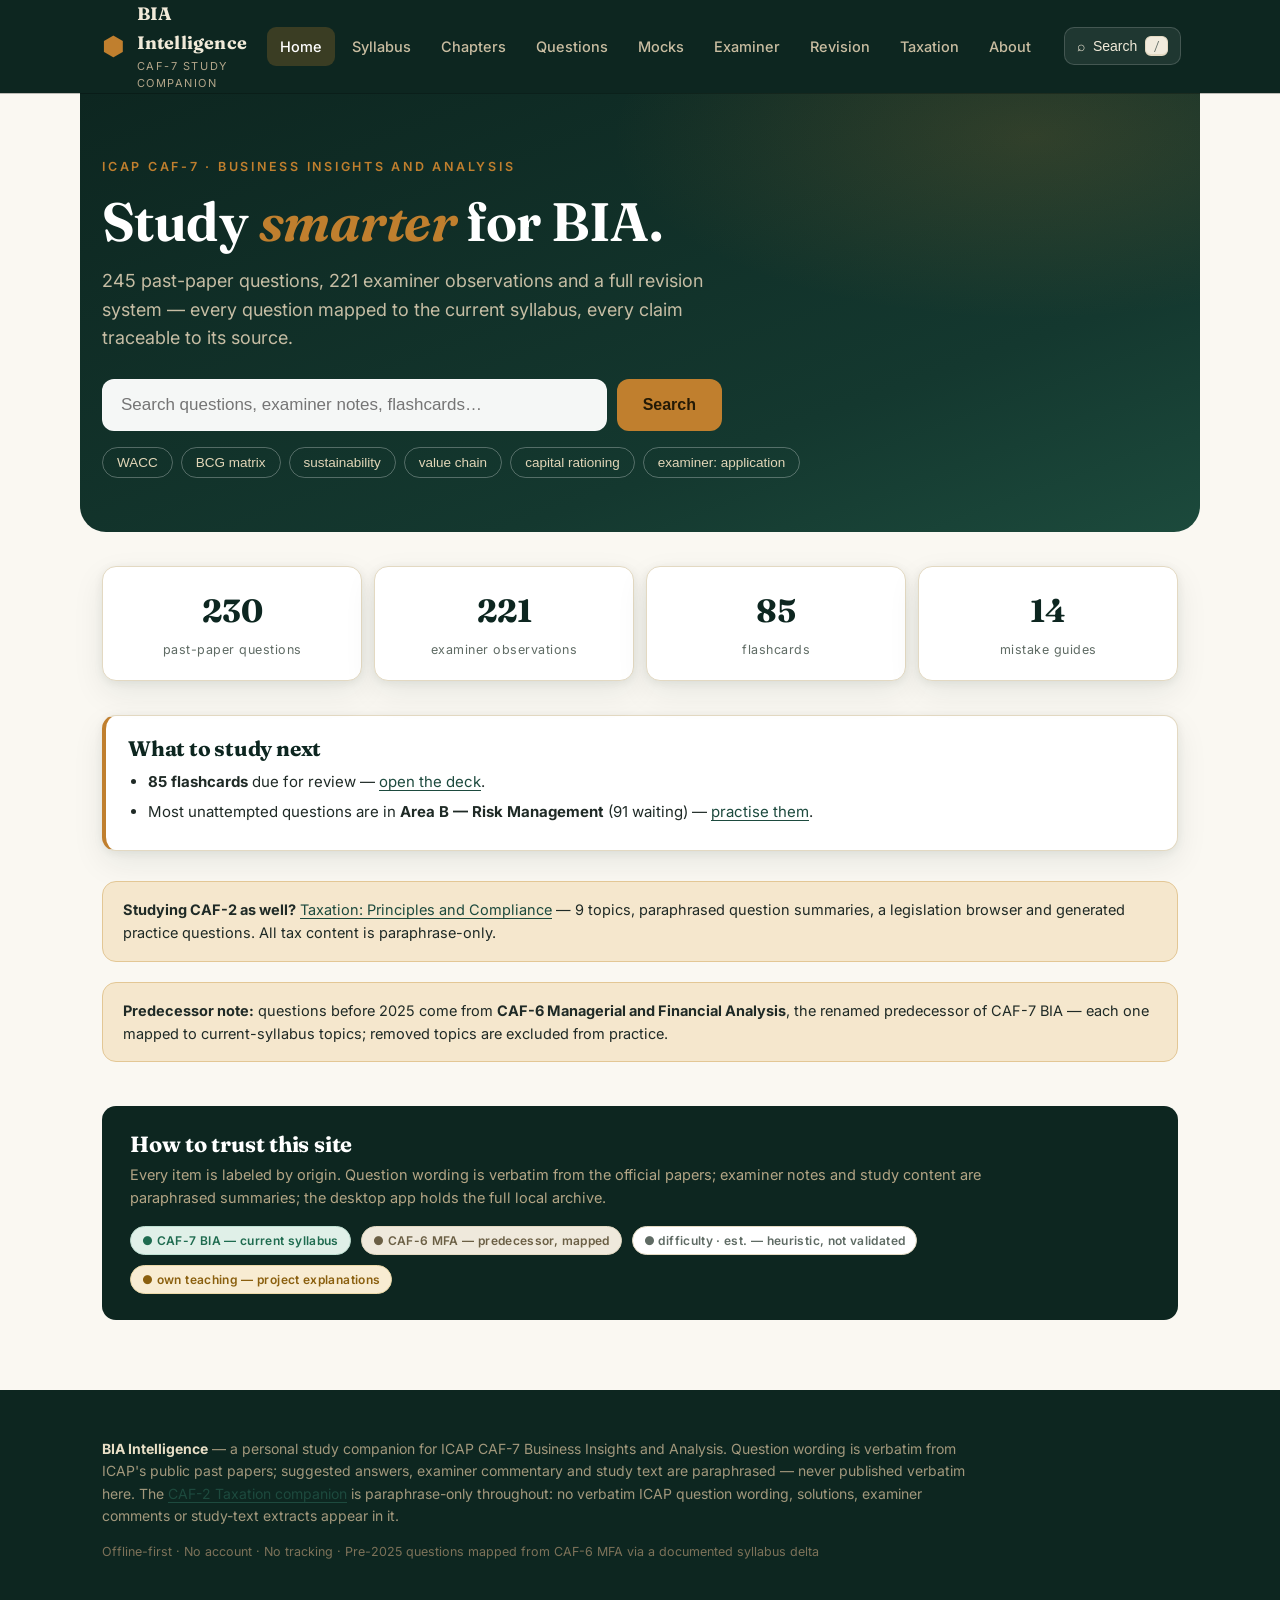
<file: bia-intelligence/index.html>
<!DOCTYPE html>
<html lang="en">
<head>
<meta charset="utf-8">
<meta name="viewport" content="width=device-width, initial-scale=1">
<title>BIA Intelligence — CAF-7 Business Insights and Analysis</title>
<meta name="description" content="Interactive study companion for ICAP CAF-7 Business Insights and Analysis: past-paper question bank, examiner intelligence, syllabus browser, revision notes and flashcards.">
<link rel="preconnect" href="https://fonts.googleapis.com">
<link rel="preconnect" href="https://fonts.gstatic.com" crossorigin>
<link href="https://fonts.googleapis.com/css2?family=Fraunces:ital,opsz,wght@0,9..144,500;0,9..144,650;1,9..144,500&family=Inter:wght@400;500;600;700&family=IBM+Plex+Mono:wght@400;500&display=swap" rel="stylesheet">
<link rel="stylesheet" href="styles.css?v=20261024a">
<link rel="icon" href="data:image/svg+xml,%3Csvg xmlns='http://www.w3.org/2000/svg' viewBox='0 0 32 32'%3E%3Crect width='32' height='32' rx='7' fill='%230d2620'/%3E%3Cpath d='M8 22l6-12 4 7 6-11' stroke='%23c07f2e' stroke-width='2.6' fill='none' stroke-linecap='round' stroke-linejoin='round'/%3E%3C/svg%3E">
</head>
<body>
<a class="skip" href="#app">Skip to content</a>
<header class="site-header">
  <div class="wrap header-in">
    <a class="brand" href="#/" aria-label="BIA Intelligence home">
      <span class="brand-mark" aria-hidden="true">⬢</span>
      <span class="brand-text"><strong>BIA Intelligence</strong><small>CAF-7 study companion</small></span>
    </a>
    <nav class="site-nav" aria-label="Primary">
      <a href="#/" data-nav="home">Home</a>
      <a href="#/syllabus" data-nav="syllabus">Syllabus</a>
      <a href="#/chapters" data-nav="chapters">Chapters</a>
      <a href="#/questions" data-nav="questions">Questions</a>
      <a href="#/mocks" data-nav="mocks">Mocks</a>
      <a href="#/examiner" data-nav="examiner">Examiner</a>
      <a href="#/revision" data-nav="revision">Revision</a>
      <a href="#/tax" data-nav="tax">Taxation</a>
      <a href="#/about" data-nav="about">About</a>
    </nav>
    <button class="search-trigger" id="searchTrigger" aria-label="Open search (press /)">
      <span aria-hidden="true">⌕</span><span class="st-label">Search</span><kbd>/</kbd>
    </button>
  </div>
</header>
<main id="app" class="wrap" tabindex="-1" aria-live="off"></main>
<footer class="site-footer">
  <div class="wrap footer-in">
    <p><strong>BIA Intelligence</strong> — a personal study companion for ICAP CAF-7 Business Insights and Analysis.
    Question wording is verbatim from ICAP's public past papers; suggested answers, examiner commentary and study text are paraphrased — never published verbatim here.
    The <a href="#/tax">CAF-2 Taxation companion</a> is paraphrase-only throughout: no verbatim ICAP question wording, solutions, examiner comments or study-text extracts appear in it.</p>
    <p class="foot-meta">Offline-first · No account · No tracking · Pre-2025 questions mapped from CAF-6 MFA via a documented syllabus delta</p>
  </div>
</footer>
<div id="loader" class="loader" role="status" aria-live="polite">
  <div class="loader-card">
    <div class="loader-mark" aria-hidden="true">⬢</div>
    <p>Loading study data…</p>
    <div class="loader-bar"><span id="loaderFill"></span></div>
    <p class="loader-count" id="loaderCount"></p>
  </div>
</div>
<script src="app.js?v=20261024a"></script>
</body>
</html>
</file>
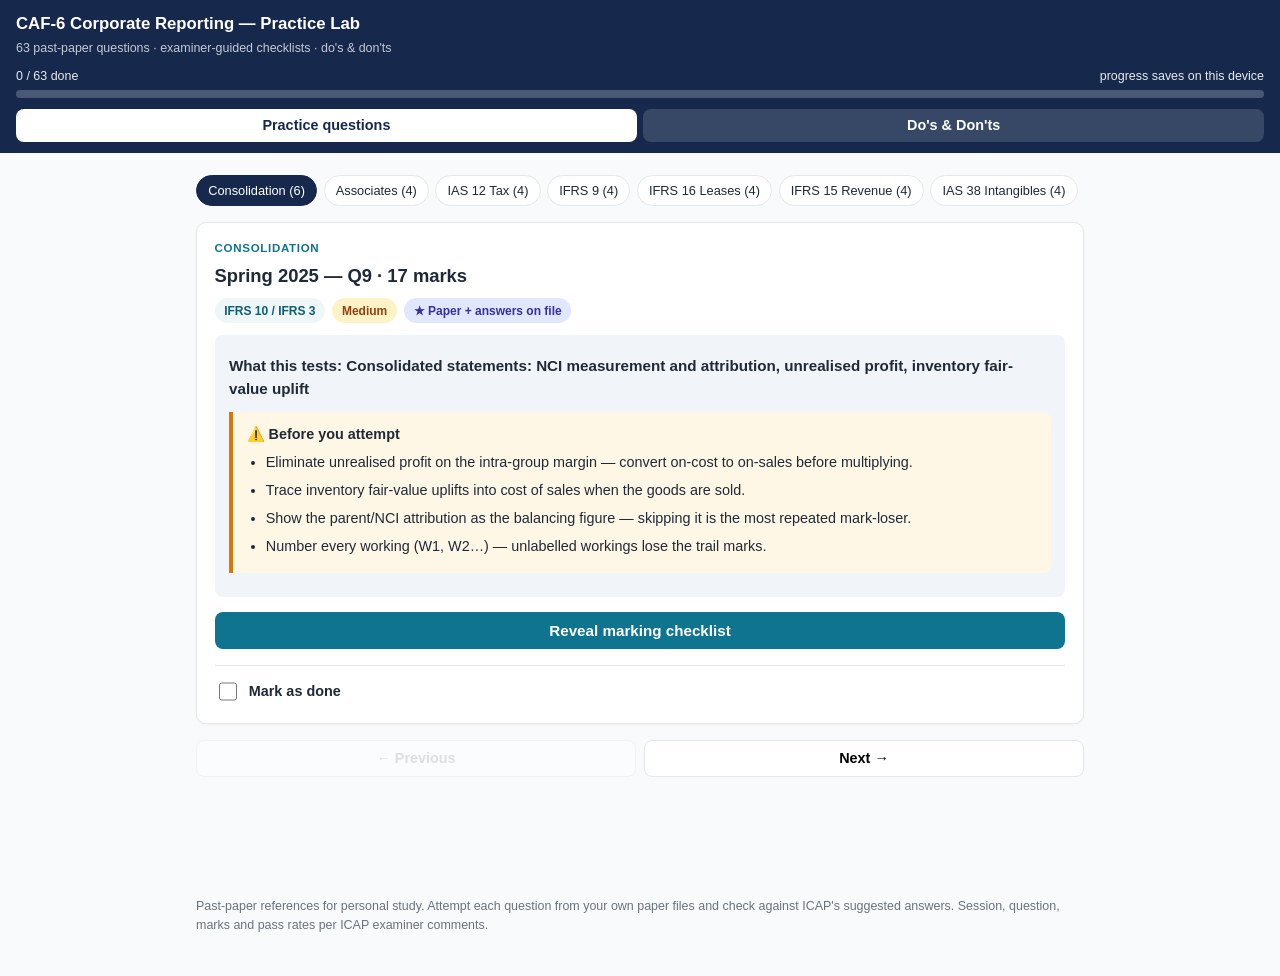
<file: caf6-practice/index.html>
<!DOCTYPE html>
<html lang="en">
<head>
<meta charset="UTF-8">
<meta name="viewport" content="width=device-width, initial-scale=1.0">
<title>CAF-6 Corporate Reporting — Practice Lab</title>
<style>
:root{
  --ink:#1f2937; --muted:#6b7280; --bg:#f8fafc; --card:#ffffff;
  --navy:#16294d; --accent:#0e7490; --accent-d:#0b5f76;
  --warn-bg:#fff7e6; --warn-bd:#d97706; --good:#15803d; --bad:#b91c1c;
  --line:#e5e7eb; --radius:10px;
}
*{box-sizing:border-box}
body{margin:0;font-family:-apple-system,BlinkMacSystemFont,"Segoe UI",Roboto,Helvetica,Arial,sans-serif;
  background:var(--bg);color:var(--ink);line-height:1.55;font-size:16px}
header.top{position:sticky;top:0;z-index:50;background:var(--navy);color:#fff;padding:.7rem 1rem}
header.top h1{margin:0;font-size:1.05rem;font-weight:700}
header.top .sub{font-size:.78rem;opacity:.75;margin-top:.1rem}
.progress-wrap{margin-top:.55rem}
.progress-meta{display:flex;justify-content:space-between;font-size:.78rem;opacity:.9;margin-bottom:.25rem}
.progress-bar{height:8px;background:rgba(255,255,255,.22);border-radius:99px;overflow:hidden}
.progress-fill{height:100%;width:0%;background:#34d399;border-radius:99px;transition:width .3s}
nav.tabs{display:flex;gap:.4rem;margin-top:.65rem}
nav.tabs button{flex:1;padding:.55rem;border:0;border-radius:8px;background:rgba(255,255,255,.14);
  color:#fff;font-size:.9rem;font-weight:600;cursor:pointer}
nav.tabs button.active{background:#fff;color:var(--navy)}
main{max-width:920px;margin:0 auto;padding:1rem 1rem 4rem}
.chapters{display:flex;gap:.4rem;overflow-x:auto;padding:.35rem 0 1rem;-webkit-overflow-scrolling:touch}
.chapters button{flex:0 0 auto;padding:.42rem .7rem;border:1px solid var(--line);border-radius:99px;
  background:var(--card);font-size:.8rem;cursor:pointer;color:var(--ink);white-space:nowrap}
.chapters button.active{background:var(--navy);color:#fff;border-color:var(--navy)}
.qcard{background:var(--card);border:1px solid var(--line);border-radius:var(--radius);
  padding:1.1rem 1.1rem 1.2rem;margin-bottom:1rem;box-shadow:0 1px 3px rgba(0,0,0,.05)}
.qcard .chap{font-size:.72rem;font-weight:700;letter-spacing:.06em;text-transform:uppercase;color:var(--accent)}
.qcard h2{margin:.25rem 0 .5rem;font-size:1.15rem}
.meta{display:flex;gap:.45rem;flex-wrap:wrap;margin-bottom:.7rem}
.chip{font-size:.75rem;background:#eef6f8;color:var(--accent-d);border-radius:99px;padding:.2rem .6rem;font-weight:600}
.scenario{background:#f1f5f9;border-radius:8px;padding:.8rem .9rem;margin-bottom:.9rem;font-size:.95rem}
.scenario p{margin:.4rem 0}
.reveal{display:block;width:100%;padding:.65rem;border:0;border-radius:8px;background:var(--accent);
  color:#fff;font-size:.95rem;font-weight:700;cursor:pointer}
.reveal:hover{background:var(--accent-d)}
.solution{display:none;margin-top:1rem;border-top:2px dashed var(--line);padding-top:1rem}
.solution.open{display:block}
.solution h3{font-size:1rem;margin:1.1rem 0 .4rem}
.solution h3:first-child{margin-top:0}
.solution ol{margin:.4rem 0 .8rem;padding-left:1.3rem}
.solution ol li{margin-bottom:.45rem}
.solution table{border-collapse:collapse;width:100%;margin:.6rem 0;font-size:.88rem}
.solution th,.solution td{border:1px solid var(--line);padding:.4rem .55rem;text-align:right}
.solution th:first-child,.solution td:first-child{text-align:left}
.solution th{background:#f1f5f9}
.journal{font-family:ui-monospace,SFMono-Regular,Menlo,Consolas,monospace;font-size:.86rem;
  background:#0f2437;color:#e8f1f8;border-radius:8px;padding:.7rem .9rem;margin:.5rem 0;overflow-x:auto;white-space:pre}
.mz{background:var(--warn-bg);border-left:4px solid var(--warn-bd);border-radius:0 8px 8px 0;
  padding:.65rem .85rem;margin:.7rem 0;font-size:.9rem}
.mz strong{color:#92400e}
.lens{background:#ecfdf5;border-left:4px solid var(--good);border-radius:0 8px 8px 0;
  padding:.65rem .85rem;margin:.9rem 0 .2rem;font-size:.9rem}
.done-row{display:flex;align-items:center;gap:.55rem;margin-top:1rem;padding-top:.8rem;border-top:1px solid var(--line)}
.done-row input{width:1.15rem;height:1.15rem;accent-color:var(--good);cursor:pointer}
.done-row label{font-size:.9rem;font-weight:600;cursor:pointer}
.qnav{display:flex;gap:.5rem;margin:0 0 2rem}
.qnav button{flex:1;padding:.6rem;border:1px solid var(--line);border-radius:8px;background:var(--card);
  font-size:.9rem;font-weight:600;cursor:pointer}
.qnav button:disabled{opacity:.4;cursor:default}
/* Do / Don't */
.dd-tools{display:flex;gap:.5rem;margin-bottom:1rem;align-items:center}
.dd-tools select{padding:.5rem;border:1px solid var(--line);border-radius:8px;font-size:.9rem;background:var(--card)}
.dd-count{font-size:.82rem;color:var(--muted)}
.dd-row{display:grid;grid-template-columns:1fr 1fr;gap:.6rem;margin-bottom:.6rem}
.dd-cell{background:var(--card);border:1px solid var(--line);border-radius:var(--radius);padding:.75rem .85rem;font-size:.88rem}
.dd-cell.do{border-top:3px solid var(--good)}
.dd-cell.dont{border-top:3px solid var(--bad)}
.dd-cell .tag{font-size:.7rem;font-weight:700;letter-spacing:.05em;text-transform:uppercase;color:var(--muted);display:block;margin-bottom:.3rem}
footer{max-width:920px;margin:0 auto;padding:1.5rem 1rem 2.5rem;color:var(--muted);font-size:.78rem}
@media(max-width:560px){
  .dd-row{grid-template-columns:1fr}
  body{font-size:15px}
  .solution table{font-size:.8rem}
}

.chip.hard{background:#fee2e2;color:#b91c1c}
.chip.med{background:#fef3c7;color:#92400e}
.chip.std{background:#dcfce7;color:#15803d}
.chip.file{background:#e0e7ff;color:#3730a3}
.tests{font-weight:600;margin-bottom:.55rem}
.before{background:var(--warn-bg);border-left:4px solid var(--warn-bd);border-radius:0 8px 8px 0;
  padding:.65rem .85rem;margin:.7rem 0;font-size:.9rem}
.before ul{margin:.4rem 0 .2rem;padding-left:1.2rem}
.before li{margin-bottom:.35rem}
.check-note{font-size:.85rem;color:var(--muted);margin-bottom:.5rem}
.check-item{display:flex;gap:.6rem;align-items:flex-start;padding:.5rem .15rem;
  border-bottom:1px solid var(--line);font-size:.92rem;cursor:pointer}
.check-item input{margin-top:.28rem;width:1.05rem;height:1.05rem;accent-color:var(--accent);flex:0 0 auto;cursor:pointer}
</style>
</head>
<body>
<header class="top">
  <h1>CAF-6 Corporate Reporting — Practice Lab</h1>
  <div class="sub">63 past-paper questions · examiner-guided checklists · do's &amp; don'ts</div>
  <div class="progress-wrap">
    <div class="progress-meta"><span data-testid="progress-text">0 / 63 done</span><span>progress saves on this device</span></div>
    <div class="progress-bar"><div class="progress-fill" data-testid="progress-fill"></div></div>
  </div>
  <nav class="tabs">
    <button data-testid="tab-practice" class="active">Practice questions</button>
    <button data-testid="tab-dodont">Do's &amp; Don'ts</button>
  </nav>
</header>
<main>
  <section data-testid="view-practice">
    <div class="chapters" data-testid="chapter-pills"></div>
    <article class="qcard" data-testid="q-card">
      <div class="chap" data-testid="q-chap"></div>
      <h2 data-testid="q-title"></h2>
      <div class="meta" data-testid="q-meta"></div>
      <div class="scenario" data-testid="q-scenario"></div>
      <button class="reveal" data-testid="reveal-btn">Reveal marking checklist</button>
      <div class="solution" data-testid="solution"></div>
      <div class="done-row">
        <input type="checkbox" data-testid="done-check" id="doneCheck">
        <label for="doneCheck">Mark as done</label>
      </div>
    </article>
    <div class="qnav">
      <button data-testid="prev-btn">← Previous</button>
      <button data-testid="next-btn">Next →</button>
    </div>
  </section>
  <section data-testid="view-dodont" style="display:none">
    <div class="dd-tools">
      <select data-testid="dd-filter" aria-label="Filter by topic"></select>
      <span class="dd-count" data-testid="dd-count"></span>
    </div>
    <div data-testid="dd-list"></div>
  </section>
</main>
<footer>Past-paper references for personal study. Attempt each question from your own paper files and check against ICAP's suggested answers. Session, question, marks and pass rates per ICAP examiner comments.</footer>
<script>
"use strict";
var CHAPTERS = ["Consolidation", "Associates", "IAS 12 Tax", "IFRS 9", "IFRS 16 Leases", "IFRS 15 Revenue", "IAS 38 Intangibles", "IAS 37 Provisions", "IFRS 8 Segments", "IAS 10 Events", "IAS 21 FX", "IAS 8 Errors", "Companies Act", "Ethics", "IAS 33 EPS", "IAS 36 Impairment", "IAS 16 PPE", "IAS 24 & IAS 40", "MCQs"];

var QUESTIONS = [
{"id": "consol-spring2025-q9", "chapter": "Consolidation", "session": "Spring 2025", "qno": "Q9", "marks": 17, "pass": 47, "diff": "Medium", "diffCls": "med", "topic": "IFRS 10 / IFRS 3", "tests": "Consolidated statements: NCI measurement and attribution, unrealised profit, inventory fair-value uplift", "file": "★ Paper + answers on file", "before": ["Eliminate unrealised profit on the intra-group margin — convert on-cost to on-sales before multiplying.", "Trace inventory fair-value uplifts into cost of sales when the goods are sold.", "Show the parent/NCI attribution as the balancing figure — skipping it is the most repeated mark-loser.", "Number every working (W1, W2…) — unlabelled workings lose the trail marks."], "checklist": ["Workings numbered W1, W2… and referenced on the face statements", "Goodwill: consideration + NCI at fair value − fair value of net assets; impairment charged and split", "Unrealised profit eliminated on the intra-group margin (on-cost converted to on-sales)", "Inventory fair-value uplift traced into cost of sales when sold", "Parent/NCI profit attribution shown as the balancing figure", "Mid-year subsidiary time-apportioned; associate on equity method; contingent consideration under IFRS 3 at fair value"]},
{"id": "consol-autumn2024-q7", "chapter": "Consolidation", "session": "Autumn 2024", "qno": "Q7", "marks": 16, "pass": 23, "diff": "Hard", "diffCls": "hard", "topic": "IFRS 10 / IFRS 3", "tests": "IFRS 3 contingent consideration vs IAS 37 — the classification boundary", "file": "★ Paper + answers on file", "before": ["Trace inventory fair-value uplifts into cost of sales when the goods are sold.", "Contingent consideration is IFRS 3 at fair value — don't force it into IAS 37.", "Number every working (W1, W2…) — unlabelled workings lose the trail marks.", "Eliminate unrealised profit on the intra-group margin — convert on-cost to on-sales before multiplying."], "checklist": ["Workings numbered W1, W2… and referenced on the face statements", "Goodwill: consideration + NCI at fair value − fair value of net assets; impairment charged and split", "Unrealised profit eliminated on the intra-group margin (on-cost converted to on-sales)", "Inventory fair-value uplift traced into cost of sales when sold", "Parent/NCI profit attribution shown as the balancing figure", "Mid-year subsidiary time-apportioned; associate on equity method; contingent consideration under IFRS 3 at fair value"]},
{"id": "consol-autumn2024-q1", "chapter": "Consolidation", "session": "Autumn 2024", "qno": "Q1", "marks": 10, "pass": 61, "diff": "Standard", "diffCls": "std", "topic": "IFRS 10 / IFRS 3", "tests": "Consolidation combined with IAS 38 intangibles", "file": "★ Paper + answers on file", "before": ["Number every working (W1, W2…) — unlabelled workings lose the trail marks.", "Trace inventory fair-value uplifts into cost of sales when the goods are sold.", "Time-apportion a mid-year subsidiary's results before anything else happens.", "Eliminate unrealised profit on the intra-group margin — convert on-cost to on-sales before multiplying."], "checklist": ["Workings numbered W1, W2… and referenced on the face statements", "Goodwill: consideration + NCI at fair value − fair value of net assets; impairment charged and split", "Unrealised profit eliminated on the intra-group margin (on-cost converted to on-sales)", "Inventory fair-value uplift traced into cost of sales when sold", "Parent/NCI profit attribution shown as the balancing figure", "Mid-year subsidiary time-apportioned; associate on equity method; contingent consideration under IFRS 3 at fair value"]},
{"id": "consol-autumn2024-q2", "chapter": "Consolidation", "session": "Autumn 2024", "qno": "Q2", "marks": 10, "pass": 70, "diff": "Standard", "diffCls": "std", "topic": "IFRS 10 / IFRS 3", "tests": "Consolidation principles — theory", "file": "★ Paper + answers on file", "before": ["Number every working (W1, W2…) — unlabelled workings lose the trail marks.", "Eliminate unrealised profit on the intra-group margin — convert on-cost to on-sales before multiplying.", "Trace inventory fair-value uplifts into cost of sales when the goods are sold.", "Show the parent/NCI attribution as the balancing figure — skipping it is the most repeated mark-loser."], "checklist": ["Workings numbered W1, W2… and referenced on the face statements", "Goodwill: consideration + NCI at fair value − fair value of net assets; impairment charged and split", "Unrealised profit eliminated on the intra-group margin (on-cost converted to on-sales)", "Inventory fair-value uplift traced into cost of sales when sold", "Parent/NCI profit attribution shown as the balancing figure", "Mid-year subsidiary time-apportioned; associate on equity method; contingent consideration under IFRS 3 at fair value"]},
{"id": "consol-spring2022-q8", "chapter": "Consolidation", "session": "Spring 2022", "qno": "Q8", "marks": 18, "pass": 38, "diff": "Medium", "diffCls": "med", "topic": "IFRS 10 / IFRS 3", "tests": "Goodwill, NCI, and deferred/contingent consideration", "file": "Suggested answers on file — pull the paper from the student portal", "before": ["Trace inventory fair-value uplifts into cost of sales when the goods are sold.", "Show the parent/NCI attribution as the balancing figure — skipping it is the most repeated mark-loser.", "Number every working (W1, W2…) — unlabelled workings lose the trail marks.", "Eliminate unrealised profit on the intra-group margin — convert on-cost to on-sales before multiplying."], "checklist": ["Workings numbered W1, W2… and referenced on the face statements", "Goodwill: consideration + NCI at fair value − fair value of net assets; impairment charged and split", "Unrealised profit eliminated on the intra-group margin (on-cost converted to on-sales)", "Inventory fair-value uplift traced into cost of sales when sold", "Parent/NCI profit attribution shown as the balancing figure", "Mid-year subsidiary time-apportioned; associate on equity method; contingent consideration under IFRS 3 at fair value"]},
{"id": "consol-autumn2019-q6", "chapter": "Consolidation", "session": "Autumn 2019", "qno": "Q6", "marks": 20, "pass": 22, "diff": "Hard", "diffCls": "hard", "topic": "IFRS 10 / IFRS 3", "tests": "Full consolidated statement of profit or loss and OCI", "file": "Source the paper yourself", "before": ["Eliminate unrealised profit on the intra-group margin — convert on-cost to on-sales before multiplying.", "Show the parent/NCI attribution as the balancing figure — skipping it is the most repeated mark-loser.", "Time-apportion a mid-year subsidiary's results before anything else happens.", "Associate dividends reduce the investment — they never touch profit or loss."], "checklist": ["Workings numbered W1, W2… and referenced on the face statements", "Goodwill: consideration + NCI at fair value − fair value of net assets; impairment charged and split", "Unrealised profit eliminated on the intra-group margin (on-cost converted to on-sales)", "Inventory fair-value uplift traced into cost of sales when sold", "Parent/NCI profit attribution shown as the balancing figure", "Mid-year subsidiary time-apportioned; associate on equity method; contingent consideration under IFRS 3 at fair value"]},
{"id": "assoc-autumn2025-q3", "chapter": "Associates", "session": "Autumn 2025", "qno": "Q3", "marks": 8, "pass": 15, "diff": "Hard", "diffCls": "hard", "topic": "IAS 28", "tests": "Associate accounting — the hardest associate outing on record", "file": "Suggested answers on file — pull the paper from the student portal", "before": ["Equity method: take the share of post-acquisition profit, not the full-year profit.", "State which set of statements you are in — separate and consolidated treatments differ.", "Classify first: significant influence (associate) vs control vs a simple investment — the classification decides the method.", "Deduct the holding-% share of unrealised profit on unsold intra-group inventory."], "checklist": ["Classification stated with reasons: associate vs subsidiary vs simple investment", "Equity method: share of post-acquisition profit taken", "Unrealised profit on intra-group inventory deducted at the holding %", "Dividends received reduce the carrying amount — not profit or loss", "Separate vs consolidated treatment distinguished where asked"]},
{"id": "assoc-spring2025-q9", "chapter": "Associates", "session": "Spring 2025", "qno": "Q9", "marks": 17, "pass": 47, "diff": "Medium", "diffCls": "med", "topic": "IAS 28", "tests": "Equity method inside a consolidation", "file": "★ Paper + answers on file", "before": ["Deduct the holding-% share of unrealised profit on unsold intra-group inventory.", "Classify first: significant influence (associate) vs control vs a simple investment — the classification decides the method.", "Equity method: take the share of post-acquisition profit, not the full-year profit.", "Dividends received reduce the carrying amount — never profit or loss."], "checklist": ["Classification stated with reasons: associate vs subsidiary vs simple investment", "Equity method: share of post-acquisition profit taken", "Unrealised profit on intra-group inventory deducted at the holding %", "Dividends received reduce the carrying amount — not profit or loss", "Separate vs consolidated treatment distinguished where asked"]},
{"id": "assoc-spring2022-q3", "chapter": "Associates", "session": "Spring 2022", "qno": "Q3", "marks": 7, "pass": 14, "diff": "Hard", "diffCls": "hard", "topic": "IAS 28", "tests": "Significant-influence classification trap", "file": "Suggested answers on file — pull the paper from the student portal", "before": ["Dividends received reduce the carrying amount — never profit or loss.", "Classify first: significant influence (associate) vs control vs a simple investment — the classification decides the method.", "Equity method: take the share of post-acquisition profit, not the full-year profit.", "Deduct the holding-% share of unrealised profit on unsold intra-group inventory."], "checklist": ["Classification stated with reasons: associate vs subsidiary vs simple investment", "Equity method: share of post-acquisition profit taken", "Unrealised profit on intra-group inventory deducted at the holding %", "Dividends received reduce the carrying amount — not profit or loss", "Separate vs consolidated treatment distinguished where asked"]},
{"id": "assoc-spring2024-q1", "chapter": "Associates", "session": "Spring 2024", "qno": "Q1", "marks": 8, "pass": null, "diff": null, "diffCls": null, "topic": "IAS 28", "tests": "IAS 28 vs IFRS 9 — the classification boundary", "file": "Suggested answers on file — pull the paper from the student portal", "before": ["Classify first: significant influence (associate) vs control vs a simple investment — the classification decides the method.", "Equity method: take the share of post-acquisition profit, not the full-year profit.", "Deduct the holding-% share of unrealised profit on unsold intra-group inventory.", "Dividends received reduce the carrying amount — never profit or loss."], "checklist": ["Classification stated with reasons: associate vs subsidiary vs simple investment", "Equity method: share of post-acquisition profit taken", "Unrealised profit on intra-group inventory deducted at the holding %", "Dividends received reduce the carrying amount — not profit or loss", "Separate vs consolidated treatment distinguished where asked"]},
{"id": "ias12-spring2025-q8", "chapter": "IAS 12 Tax", "session": "Spring 2025", "qno": "Q8", "marks": 18, "pass": 31, "diff": "Medium", "diffCls": "med", "topic": "IAS 12", "tests": "Tax note and reconciliation: rate change, leases, financing component", "file": "★ Paper + answers on file", "before": ["Build the deferred-tax table per item: carrying amount vs tax base at the enacted rate.", "Hunt for hidden temporary differences: financing components, bond carrying vs tax bases.", "Put the rate-change effect on its own reconciliation line — never buried, never on the wrong base.", "Show the ROU-asset DTL and the lease-liability DTA as separate lines — do not net them."], "checklist": ["Current-tax working built from accounting profit with add-backs and deductions", "Deferred-tax table per item: carrying amount vs tax base at the enacted rate", "Rate-change effect on its own reconciliation line", "ROU-asset DTL and lease-liability DTA shown separately — not netted", "Reconciliation foots to the total tax expense; movement signs checked"]},
{"id": "ias12-autumn2024-q8", "chapter": "IAS 12 Tax", "session": "Autumn 2024", "qno": "Q8", "marks": 18, "pass": 14, "diff": "Hard", "diffCls": "hard", "topic": "IAS 12", "tests": "IAS 21 + IAS 12 combined, with disclosure notes", "file": "★ Paper + answers on file", "before": ["Check the sign on the deferred-tax movement — charge vs credit.", "Put the rate-change effect on its own reconciliation line — never buried, never on the wrong base.", "Build the deferred-tax table per item: carrying amount vs tax base at the enacted rate.", "Show the ROU-asset DTL and the lease-liability DTA as separate lines — do not net them."], "checklist": ["Current-tax working built from accounting profit with add-backs and deductions", "Deferred-tax table per item: carrying amount vs tax base at the enacted rate", "Rate-change effect on its own reconciliation line", "ROU-asset DTL and lease-liability DTA shown separately — not netted", "Reconciliation foots to the total tax expense; movement signs checked"]},
{"id": "ias12-spring2023-q9", "chapter": "IAS 12 Tax", "session": "Spring 2023", "qno": "Q9", "marks": 15, "pass": 34, "diff": "Medium", "diffCls": "med", "topic": "IAS 12", "tests": "Deferred tax on fair-value gains and revaluation", "file": "Suggested answers on file — pull the paper from the student portal", "before": ["Show the ROU-asset DTL and the lease-liability DTA as separate lines — do not net them.", "Build the deferred-tax table per item: carrying amount vs tax base at the enacted rate.", "Put the rate-change effect on its own reconciliation line — never buried, never on the wrong base.", "Initial direct costs sit inside the ROU carrying amount — they create a temporary difference."], "checklist": ["Current-tax working built from accounting profit with add-backs and deductions", "Deferred-tax table per item: carrying amount vs tax base at the enacted rate", "Rate-change effect on its own reconciliation line", "ROU-asset DTL and lease-liability DTA shown separately — not netted", "Reconciliation foots to the total tax expense; movement signs checked"]},
{"id": "ias12-autumn2021-q7", "chapter": "IAS 12 Tax", "session": "Autumn 2021", "qno": "Q7", "marks": null, "pass": 42, "diff": "Medium", "diffCls": "med", "topic": "IAS 12", "tests": "Current tax, deferred tax, rate changes, reconciliation", "file": "Suggested answers on file — pull the paper from the student portal", "before": ["Put the rate-change effect on its own reconciliation line — never buried, never on the wrong base.", "Show the ROU-asset DTL and the lease-liability DTA as separate lines — do not net them.", "Build the deferred-tax table per item: carrying amount vs tax base at the enacted rate.", "Initial direct costs sit inside the ROU carrying amount — they create a temporary difference."], "checklist": ["Current-tax working built from accounting profit with add-backs and deductions", "Deferred-tax table per item: carrying amount vs tax base at the enacted rate", "Rate-change effect on its own reconciliation line", "ROU-asset DTL and lease-liability DTA shown separately — not netted", "Reconciliation foots to the total tax expense; movement signs checked"]},
{"id": "ifrs9-autumn2024-q4", "chapter": "IFRS 9", "session": "Autumn 2024", "qno": "Q4", "marks": 4, "pass": 20, "diff": "Hard", "diffCls": "hard", "topic": "IFRS 9", "tests": "Classification and presentation — P&L vs OCI labelling", "file": "★ Paper + answers on file", "before": ["Label every effect P&L or OCI exactly as the requirement asks — workings without a destination score badly.", "Classify each instrument first and state its measurement basis.", "Document the FVOCI election wherever you take it.", "Recognise the ECL allowance on the right basis (12-month vs lifetime) with the journal."], "checklist": ["Each instrument classified with its measurement basis stated", "Every effect labelled P&L or OCI as required", "FVOCI election documented where taken", "ECL allowance recognised on the right basis with the journal", "Prior errors fixed with correcting entries"]},
{"id": "ifrs9-autumn2025-q2", "chapter": "IFRS 9", "session": "Autumn 2025", "qno": "Q2", "marks": 7, "pass": 34, "diff": "Medium", "diffCls": "med", "topic": "IFRS 9", "tests": "FVPL vs FVOCI election for equity investments", "file": "Suggested answers on file — pull the paper from the student portal", "before": ["Classify each instrument first and state its measurement basis.", "Label every effect P&L or OCI exactly as the requirement asks — workings without a destination score badly.", "Fix prior-period errors with correcting entries — not a fresh set of journals.", "Document the FVOCI election wherever you take it."], "checklist": ["Each instrument classified with its measurement basis stated", "Every effect labelled P&L or OCI as required", "FVOCI election documented where taken", "ECL allowance recognised on the right basis with the journal", "Prior errors fixed with correcting entries"]},
{"id": "ifrs9-spring2023-q1", "chapter": "IFRS 9", "session": "Spring 2023", "qno": "Q1", "marks": 8, "pass": 54, "diff": "Medium", "diffCls": "med", "topic": "IFRS 9", "tests": "FVOCI including amortised cost vs fair value", "file": "Suggested answers on file — pull the paper from the student portal", "before": ["Fix prior-period errors with correcting entries — not a fresh set of journals.", "Classify each instrument first and state its measurement basis.", "Label every effect P&L or OCI exactly as the requirement asks — workings without a destination score badly.", "Document the FVOCI election wherever you take it."], "checklist": ["Each instrument classified with its measurement basis stated", "Every effect labelled P&L or OCI as required", "FVOCI election documented where taken", "ECL allowance recognised on the right basis with the journal", "Prior errors fixed with correcting entries"]},
{"id": "ifrs9-autumn2022-q5", "chapter": "IFRS 9", "session": "Autumn 2022", "qno": "Q5", "marks": null, "pass": 22, "diff": "Hard", "diffCls": "hard", "topic": "IFRS 9", "tests": "Investments with correcting journals", "file": "Suggested answers on file — pull the paper from the student portal", "before": ["Fix prior-period errors with correcting entries — not a fresh set of journals.", "Classify each instrument first and state its measurement basis.", "Label every effect P&L or OCI exactly as the requirement asks — workings without a destination score badly.", "Document the FVOCI election wherever you take it."], "checklist": ["Each instrument classified with its measurement basis stated", "Every effect labelled P&L or OCI as required", "FVOCI election documented where taken", "ECL allowance recognised on the right basis with the journal", "Prior errors fixed with correcting entries"]},
{"id": "ifrs16-spring2025-q4", "chapter": "IFRS 16 Leases", "session": "Spring 2025", "qno": "Q4", "marks": 10, "pass": 35, "diff": "Medium", "diffCls": "med", "topic": "IFRS 16", "tests": "Correction-style: spot the wrong discount rate", "file": "★ Paper + answers on file", "before": ["Depreciate over the lease term — or the useful life if purchase is reasonably certain.", "Verify the discount rate before anything else — one wrong rate poisons every number that follows.", "Get the lease term right: penalties and reasonably-certain options change it.", "Correction questions: compare recorded vs correct, then book correcting journals for the differences only."], "checklist": ["Discount rate verified first and held constant every period", "Lease term reflects penalties and reasonably-certain options", "Liability PV includes guaranteed residuals and certain purchase options", "ROU asset fully built: liability + initial direct costs − reimbursements + decommissioning", "Depreciation life matches the term (or useful life if purchase is certain)", "Corrections compare recorded vs correct; differences journalised"]},
{"id": "ifrs16-autumn2024-q5", "chapter": "IFRS 16 Leases", "session": "Autumn 2024", "qno": "Q5", "marks": 10, "pass": 64, "diff": "Standard", "diffCls": "std", "topic": "IFRS 16", "tests": "Lease term, penalties, and a constant discount rate", "file": "★ Paper + answers on file", "before": ["Verify the discount rate before anything else — one wrong rate poisons every number that follows.", "Hold the rate constant in every period — never escalate it year by year.", "Get the lease term right: penalties and reasonably-certain options change it.", "Depreciate over the lease term — or the useful life if purchase is reasonably certain."], "checklist": ["Discount rate verified first and held constant every period", "Lease term reflects penalties and reasonably-certain options", "Liability PV includes guaranteed residuals and certain purchase options", "ROU asset fully built: liability + initial direct costs − reimbursements + decommissioning", "Depreciation life matches the term (or useful life if purchase is certain)", "Corrections compare recorded vs correct; differences journalised"]},
{"id": "ifrs16-spring2022-q9", "chapter": "IFRS 16 Leases", "session": "Spring 2022", "qno": "Q9", "marks": 15, "pass": 25, "diff": "Hard", "diffCls": "hard", "topic": "IFRS 16", "tests": "Termination option and initial direct costs", "file": "Suggested answers on file — pull the paper from the student portal", "before": ["Verify the discount rate before anything else — one wrong rate poisons every number that follows.", "Hold the rate constant in every period — never escalate it year by year.", "Get the lease term right: penalties and reasonably-certain options change it.", "Build the ROU asset fully: liability + initial direct costs − reimbursements + decommissioning present value."], "checklist": ["Discount rate verified first and held constant every period", "Lease term reflects penalties and reasonably-certain options", "Liability PV includes guaranteed residuals and certain purchase options", "ROU asset fully built: liability + initial direct costs − reimbursements + decommissioning", "Depreciation life matches the term (or useful life if purchase is certain)", "Corrections compare recorded vs correct; differences journalised"]},
{"id": "ifrs16-autumn2021-q6", "chapter": "IFRS 16 Leases", "session": "Autumn 2021", "qno": "Q6", "marks": null, "pass": 17, "diff": "Hard", "diffCls": "hard", "topic": "IFRS 16", "tests": "Lessor and manufacturer-dealer accounting", "file": "Suggested answers on file — pull the paper from the student portal", "before": ["Get the lease term right: penalties and reasonably-certain options change it.", "Verify the discount rate before anything else — one wrong rate poisons every number that follows.", "Hold the rate constant in every period — never escalate it year by year.", "Build the ROU asset fully: liability + initial direct costs − reimbursements + decommissioning present value."], "checklist": ["Discount rate verified first and held constant every period", "Lease term reflects penalties and reasonably-certain options", "Liability PV includes guaranteed residuals and certain purchase options", "ROU asset fully built: liability + initial direct costs − reimbursements + decommissioning", "Depreciation life matches the term (or useful life if purchase is certain)", "Corrections compare recorded vs correct; differences journalised"]},
{"id": "ifrs15-autumn2022-q8", "chapter": "IFRS 15 Revenue", "session": "Autumn 2022", "qno": "Q8", "marks": null, "pass": 13, "diff": "Hard", "diffCls": "hard", "topic": "IFRS 15", "tests": "Contract modifications and distinct performance obligations", "file": "Suggested answers on file — pull the paper from the student portal", "before": ["Identify the distinct performance obligations before touching any numbers.", "Allocate the transaction price by relative stand-alone selling prices.", "Recompute the transaction price after a contract modification; treat it as a new or adjusted contract.", "Every journal needs its timing reason — control transferred when? Bare journals lose marks."], "checklist": ["Distinct performance obligations identified first", "Price allocated by relative stand-alone selling prices", "Each journal carries its timing reason (control transferred when…)", "Contract liability recognised for cash received before satisfaction", "Modifications handled as new or adjusted contracts correctly"]},
{"id": "ifrs15-autumn2025-q7", "chapter": "IFRS 15 Revenue", "session": "Autumn 2025", "qno": "Q7", "marks": 16, "pass": 24, "diff": "Hard", "diffCls": "hard", "topic": "IFRS 15", "tests": "Material rights and discount options", "file": "Suggested answers on file — pull the paper from the student portal", "before": ["Every journal needs its timing reason — control transferred when? Bare journals lose marks.", "Allocate the transaction price by relative stand-alone selling prices.", "Costs of obtaining a contract: capitalise only if recoverable, then amortise.", "Identify the distinct performance obligations before touching any numbers."], "checklist": ["Distinct performance obligations identified first", "Price allocated by relative stand-alone selling prices", "Each journal carries its timing reason (control transferred when…)", "Contract liability recognised for cash received before satisfaction", "Modifications handled as new or adjusted contracts correctly"]},
{"id": "ifrs15-spring2022-q2", "chapter": "IFRS 15 Revenue", "session": "Spring 2022", "qno": "Q2", "marks": 9, "pass": 10, "diff": "Hard", "diffCls": "hard", "topic": "IFRS 15", "tests": "Point-in-time vs over-time recognition; costs of obtaining a contract", "file": "Suggested answers on file — pull the paper from the student portal", "before": ["Identify the distinct performance obligations before touching any numbers.", "Allocate the transaction price by relative stand-alone selling prices.", "Every journal needs its timing reason — control transferred when? Bare journals lose marks.", "Recompute the transaction price after a contract modification; treat it as a new or adjusted contract."], "checklist": ["Distinct performance obligations identified first", "Price allocated by relative stand-alone selling prices", "Each journal carries its timing reason (control transferred when…)", "Contract liability recognised for cash received before satisfaction", "Modifications handled as new or adjusted contracts correctly"]},
{"id": "ifrs15-autumn2024-q9", "chapter": "IFRS 15 Revenue", "session": "Autumn 2024", "qno": "Q9", "marks": 16, "pass": 63, "diff": "Standard", "diffCls": "std", "topic": "IFRS 15", "tests": "Revenue journals with full explanations", "file": "★ Paper + answers on file", "before": ["Every journal needs its timing reason — control transferred when? Bare journals lose marks.", "Identify the distinct performance obligations before touching any numbers.", "Allocate the transaction price by relative stand-alone selling prices.", "Recompute the transaction price after a contract modification; treat it as a new or adjusted contract."], "checklist": ["Distinct performance obligations identified first", "Price allocated by relative stand-alone selling prices", "Each journal carries its timing reason (control transferred when…)", "Contract liability recognised for cash received before satisfaction", "Modifications handled as new or adjusted contracts correctly"]},
{"id": "ias38-spring2025-q1", "chapter": "IAS 38 Intangibles", "session": "Spring 2025", "qno": "Q1", "marks": 8, "pass": 46, "diff": "Medium", "diffCls": "med", "topic": "IAS 38", "tests": "Amortisation lives, renewal costs, residual values", "file": "★ Paper + answers on file", "before": ["Amortise from availability for use, over the required useful life and residual value.", "Verify the capitalisation amount before recording the asset.", "Date the research-to-development cut-off precisely — only post-criteria costs may be capitalised.", "An advertising-only website is expensed (SIC 32) — never capitalised."], "checklist": ["Research/development cut-off dated; only post-criteria costs capitalised", "Amortisation from availability, over the required life and residual", "Advertising website costs expensed — never capitalised", "Capitalisation amount verified before recording", "Measurement model applied consistently"]},
{"id": "ias38-autumn2023-q9", "chapter": "IAS 38 Intangibles", "session": "Autumn 2023", "qno": "Q9", "marks": null, "pass": 7, "diff": "Hard", "diffCls": "hard", "topic": "IAS 38", "tests": "Intangibles + PPE + prior-period error combined", "file": "Suggested answers on file — pull the paper from the student portal", "before": ["Amortise from availability for use, over the required useful life and residual value.", "Verify the capitalisation amount before recording the asset.", "Date the research-to-development cut-off precisely — only post-criteria costs may be capitalised.", "An advertising-only website is expensed (SIC 32) — never capitalised."], "checklist": ["Research/development cut-off dated; only post-criteria costs capitalised", "Amortisation from availability, over the required life and residual", "Advertising website costs expensed — never capitalised", "Capitalisation amount verified before recording", "Measurement model applied consistently"]},
{"id": "ias38-spring2024-q4", "chapter": "IAS 38 Intangibles", "session": "Spring 2024", "qno": "Q4", "marks": 9, "pass": null, "diff": null, "diffCls": null, "topic": "IAS 38", "tests": "Research vs development; pilot plant", "file": "Suggested answers on file — pull the paper from the student portal", "before": ["Date the research-to-development cut-off precisely — only post-criteria costs may be capitalised.", "Amortise from availability for use, over the required useful life and residual value.", "An advertising-only website is expensed (SIC 32) — never capitalised.", "Verify the capitalisation amount before recording the asset."], "checklist": ["Research/development cut-off dated; only post-criteria costs capitalised", "Amortisation from availability, over the required life and residual", "Advertising website costs expensed — never capitalised", "Capitalisation amount verified before recording", "Measurement model applied consistently"]},
{"id": "ias38-autumn2022-q2", "chapter": "IAS 38 Intangibles", "session": "Autumn 2022", "qno": "Q2", "marks": null, "pass": 66, "diff": "Standard", "diffCls": "std", "topic": "IAS 38", "tests": "Website costs and advertising", "file": "Suggested answers on file — pull the paper from the student portal", "before": ["Amortise from availability for use, over the required useful life and residual value.", "An advertising-only website is expensed (SIC 32) — never capitalised.", "Verify the capitalisation amount before recording the asset.", "Date the research-to-development cut-off precisely — only post-criteria costs may be capitalised."], "checklist": ["Research/development cut-off dated; only post-criteria costs capitalised", "Amortisation from availability, over the required life and residual", "Advertising website costs expensed — never capitalised", "Capitalisation amount verified before recording", "Measurement model applied consistently"]},
{"id": "ias37-autumn2024-q7", "chapter": "IAS 37 Provisions", "session": "Autumn 2024", "qno": "Q7", "marks": 16, "pass": 23, "diff": "Hard", "diffCls": "hard", "topic": "IAS 37", "tests": "IFRS 3 vs IAS 37 boundary question", "file": "★ Paper + answers on file", "before": ["Contingent consideration belongs to IFRS 3 at fair value — not to IAS 37.", "Provide only for present obligations from past events; disclose the rest.", "Give reasons for every treatment — thin explanations cap your marks.", "Restructuring provisions cover only direct, unavoidable costs — never future operating losses."], "checklist": ["Contingent consideration kept under IFRS 3 at fair value", "Provisions only for present obligations from past events", "Restructuring limited to direct unavoidable costs", "Onerous contracts identified and measured correctly", "Contingent items disclosed not provided; reasons given throughout"]},
{"id": "ias37-spring2025-q7", "chapter": "IAS 37 Provisions", "session": "Spring 2025", "qno": "Q7", "marks": 15, "pass": 52, "diff": "Medium", "diffCls": "med", "topic": "IAS 37", "tests": "Provision vs disclosure; impairment test", "file": "★ Paper + answers on file", "before": ["Provide only for present obligations from past events; disclose the rest.", "Contingent consideration belongs to IFRS 3 at fair value — not to IAS 37.", "Restructuring provisions cover only direct, unavoidable costs — never future operating losses.", "Spot the onerous contract: provide the lower of fulfilment cost and penalty."], "checklist": ["Contingent consideration kept under IFRS 3 at fair value", "Provisions only for present obligations from past events", "Restructuring limited to direct unavoidable costs", "Onerous contracts identified and measured correctly", "Contingent items disclosed not provided; reasons given throughout"]},
{"id": "ias37-autumn2021-q8", "chapter": "IAS 37 Provisions", "session": "Autumn 2021", "qno": "Q8", "marks": null, "pass": 20, "diff": "Hard", "diffCls": "hard", "topic": "IAS 37", "tests": "Events after the period with provisions vs avoidable costs", "file": "Suggested answers on file — pull the paper from the student portal", "before": ["Restructuring provisions cover only direct, unavoidable costs — never future operating losses.", "Give reasons for every treatment — thin explanations cap your marks.", "Contingent consideration belongs to IFRS 3 at fair value — not to IAS 37.", "Provide only for present obligations from past events; disclose the rest."], "checklist": ["Contingent consideration kept under IFRS 3 at fair value", "Provisions only for present obligations from past events", "Restructuring limited to direct unavoidable costs", "Onerous contracts identified and measured correctly", "Contingent items disclosed not provided; reasons given throughout"]},
{"id": "ias37-spring2023-q4", "chapter": "IAS 37 Provisions", "session": "Spring 2023", "qno": "Q4", "marks": 9, "pass": 33, "diff": "Medium", "diffCls": "med", "topic": "IAS 37", "tests": "Decommissioning provision", "file": "Suggested answers on file — pull the paper from the student portal", "before": ["Provide only for present obligations from past events; disclose the rest.", "Contingent consideration belongs to IFRS 3 at fair value — not to IAS 37.", "Restructuring provisions cover only direct, unavoidable costs — never future operating losses.", "Spot the onerous contract: provide the lower of fulfilment cost and penalty."], "checklist": ["Contingent consideration kept under IFRS 3 at fair value", "Provisions only for present obligations from past events", "Restructuring limited to direct unavoidable costs", "Onerous contracts identified and measured correctly", "Contingent items disclosed not provided; reasons given throughout"]},
{"id": "ifrs8-spring2025-q3", "chapter": "IFRS 8 Segments", "session": "Spring 2025", "qno": "Q3", "marks": 8, "pass": 49, "diff": "Medium", "diffCls": "med", "topic": "IFRS 8", "tests": "The 75% test and major-customer disclosure", "file": "★ Paper + answers on file", "before": ["Run the 75% revenue test — keep adding segments until it is covered.", "Disclose major customers at 10%+ of revenue — the rule most candidates miss.", "Apply the 10% quantitative thresholds (revenue, profit, assets) mechanically.", "Measure segment profit exactly as reported to the chief operating decision maker."], "checklist": ["10% quantitative thresholds applied (revenue, profit, assets)", "75% revenue test run; segments added until covered", "Major customers at 10%+ disclosed", "Segment profit as reported to the chief operating decision maker", "Segment totals reconciled to the entity figures"]},
{"id": "ifrs8-autumn2023-q2", "chapter": "IFRS 8 Segments", "session": "Autumn 2023", "qno": "Q2", "marks": null, "pass": 62, "diff": "Standard", "diffCls": "std", "topic": "IFRS 8", "tests": "Standard segment application", "file": "Suggested answers on file — pull the paper from the student portal", "before": ["Run the 75% revenue test — keep adding segments until it is covered.", "Apply the 10% quantitative thresholds (revenue, profit, assets) mechanically.", "Disclose major customers at 10%+ of revenue — the rule most candidates miss.", "Measure segment profit exactly as reported to the chief operating decision maker."], "checklist": ["10% quantitative thresholds applied (revenue, profit, assets)", "75% revenue test run; segments added until covered", "Major customers at 10%+ disclosed", "Segment profit as reported to the chief operating decision maker", "Segment totals reconciled to the entity figures"]},
{"id": "ifrs8-spring2021-q6", "chapter": "IFRS 8 Segments", "session": "Spring 2021", "qno": "Q6", "marks": 20, "pass": 15, "diff": "Hard", "diffCls": "hard", "topic": "IFRS 8", "tests": "Presentation with segments combined", "file": "Source the paper yourself", "before": ["Apply the 10% quantitative thresholds (revenue, profit, assets) mechanically.", "Run the 75% revenue test — keep adding segments until it is covered.", "Disclose major customers at 10%+ of revenue — the rule most candidates miss.", "Measure segment profit exactly as reported to the chief operating decision maker."], "checklist": ["10% quantitative thresholds applied (revenue, profit, assets)", "75% revenue test run; segments added until covered", "Major customers at 10%+ disclosed", "Segment profit as reported to the chief operating decision maker", "Segment totals reconciled to the entity figures"]},
{"id": "ias10-autumn2021-q8", "chapter": "IAS 10 Events", "session": "Autumn 2021", "qno": "Q8", "marks": null, "pass": 20, "diff": "Hard", "diffCls": "hard", "topic": "IAS 10", "tests": "Adjusting vs non-adjusting, with provisions", "file": "Suggested answers on file — pull the paper from the student portal", "before": ["Attempt every sub-part — each carries easy classification marks.", "Classify each event adjusting vs non-adjusting — and say why.", "Adjust the numbers only for adjusting events.", "Disclose non-adjusting events: nature plus an estimate of the effect."], "checklist": ["Each event classified adjusting vs non-adjusting with reasons", "Numbers adjusted only for adjusting events", "Non-adjusting events disclosed with nature and estimate", "Post-year-end dividends not recognised as a liability", "Every sub-part attempted"]},
{"id": "ias10-spring2021-q2", "chapter": "IAS 10 Events", "session": "Spring 2021", "qno": "Q2", "marks": 8, "pass": 13, "diff": "Hard", "diffCls": "hard", "topic": "IAS 10", "tests": "Events with tax-rate change and FX", "file": "Source the paper yourself", "before": ["Attempt every sub-part — each carries easy classification marks.", "Classify each event adjusting vs non-adjusting — and say why.", "Adjust the numbers only for adjusting events.", "Disclose non-adjusting events: nature plus an estimate of the effect."], "checklist": ["Each event classified adjusting vs non-adjusting with reasons", "Numbers adjusted only for adjusting events", "Non-adjusting events disclosed with nature and estimate", "Post-year-end dividends not recognised as a liability", "Every sub-part attempted"]},
{"id": "ias10-autumn2025-q5", "chapter": "IAS 10 Events", "session": "Autumn 2025", "qno": "Q5", "marks": 8, "pass": 47, "diff": "Medium", "diffCls": "med", "topic": "IAS 10", "tests": "Events after the period with provisions", "file": "Suggested answers on file — pull the paper from the student portal", "before": ["Attempt every sub-part — each carries easy classification marks.", "Classify each event adjusting vs non-adjusting — and say why.", "Adjust the numbers only for adjusting events.", "Disclose non-adjusting events: nature plus an estimate of the effect."], "checklist": ["Each event classified adjusting vs non-adjusting with reasons", "Numbers adjusted only for adjusting events", "Non-adjusting events disclosed with nature and estimate", "Post-year-end dividends not recognised as a liability", "Every sub-part attempted"]},
{"id": "ias21-autumn2024-q8", "chapter": "IAS 21 FX", "session": "Autumn 2024", "qno": "Q8", "marks": 18, "pass": 14, "diff": "Hard", "diffCls": "hard", "topic": "IAS 21", "tests": "Split FX rates with deferred tax and notes", "file": "★ Paper + answers on file", "before": ["Prepare the disclosure notes the requirement asks for — don't skip them.", "Trace the exchange effect through to retained earnings / unappropriated profit.", "Recognise initially at the spot rate on the transaction date.", "Retranslate monetary items at the closing rate — and only monetary items."], "checklist": ["Initial recognition at the transaction-date spot rate", "Monetary items retranslated at the closing rate only", "Non-monetary items and advances kept at the historical rate", "Exchange differences to P&L (or OCI where they qualify)", "Effect traced to retained earnings; disclosure notes prepared"]},
{"id": "ias21-autumn2022-q4", "chapter": "IAS 21 FX", "session": "Autumn 2022", "qno": "Q4", "marks": null, "pass": 37, "diff": "Medium", "diffCls": "med", "topic": "IAS 21", "tests": "Monetary vs non-monetary — the advance trap", "file": "Suggested answers on file — pull the paper from the student portal", "before": ["Retranslate monetary items at the closing rate — and only monetary items.", "Non-monetary items, including advances paid, stay at the historical rate.", "Recognise initially at the spot rate on the transaction date.", "Trace the exchange effect through to retained earnings / unappropriated profit."], "checklist": ["Initial recognition at the transaction-date spot rate", "Monetary items retranslated at the closing rate only", "Non-monetary items and advances kept at the historical rate", "Exchange differences to P&L (or OCI where they qualify)", "Effect traced to retained earnings; disclosure notes prepared"]},
{"id": "ias21-autumn2019-q1", "chapter": "IAS 21 FX", "session": "Autumn 2019", "qno": "Q1", "marks": 8, "pass": 85, "diff": "Standard", "diffCls": "std", "topic": "IAS 21", "tests": "Foreign currency transactions baseline", "file": "Source the paper yourself", "before": ["Non-monetary items, including advances paid, stay at the historical rate.", "Retranslate monetary items at the closing rate — and only monetary items.", "Recognise initially at the spot rate on the transaction date.", "Trace the exchange effect through to retained earnings / unappropriated profit."], "checklist": ["Initial recognition at the transaction-date spot rate", "Monetary items retranslated at the closing rate only", "Non-monetary items and advances kept at the historical rate", "Exchange differences to P&L (or OCI where they qualify)", "Effect traced to retained earnings; disclosure notes prepared"]},
{"id": "ias8-autumn2023-q9", "chapter": "IAS 8 Errors", "session": "Autumn 2023", "qno": "Q9", "marks": null, "pass": 7, "diff": "Hard", "diffCls": "hard", "topic": "IAS 8", "tests": "Correction of error inside a combined question", "file": "Suggested answers on file — pull the paper from the student portal", "before": ["Show the effect on both profit or loss and the SFP for each comparative year.", "Open with the correction-of-error note stating the nature of the error.", "Restate the comparatives — a prior-period error is never a current-year fix.", "Label every restated line 'restated' — the label itself carries marks."], "checklist": ["Comparatives restated — never a current-year fix", "Every restated line labelled 'restated'", "P&L and SFP effects shown for each comparative year", "Retained earnings: previously reported → correction → restated", "Correction-of-error note states the nature of the error"]},
{"id": "ias8-autumn2021-q2", "chapter": "IAS 8 Errors", "session": "Autumn 2021", "qno": "Q2", "marks": null, "pass": 40, "diff": "Medium", "diffCls": "med", "topic": "IAS 8", "tests": "Prior-period error: P&L and SFP effects", "file": "Suggested answers on file — pull the paper from the student portal", "before": ["Show the effect on both profit or loss and the SFP for each comparative year.", "Retained earnings extract: previously reported → correction → restated.", "Restate the comparatives — a prior-period error is never a current-year fix.", "Label every restated line 'restated' — the label itself carries marks."], "checklist": ["Comparatives restated — never a current-year fix", "Every restated line labelled 'restated'", "P&L and SFP effects shown for each comparative year", "Retained earnings: previously reported → correction → restated", "Correction-of-error note states the nature of the error"]},
{"id": "ias8-autumn2016-q4", "chapter": "IAS 8 Errors", "session": "Autumn 2016", "qno": "Q4", "marks": 18, "pass": null, "diff": null, "diffCls": null, "topic": "IAS 8", "tests": "Full correction-of-error note and retained earnings extract", "file": "Source the paper yourself", "before": ["Restate the comparatives — a prior-period error is never a current-year fix.", "Label every restated line 'restated' — the label itself carries marks.", "Show the effect on both profit or loss and the SFP for each comparative year.", "Retained earnings extract: previously reported → correction → restated."], "checklist": ["Comparatives restated — never a current-year fix", "Every restated line labelled 'restated'", "P&L and SFP effects shown for each comparative year", "Retained earnings: previously reported → correction → restated", "Correction-of-error note states the nature of the error"]},
{"id": "cosact-spring2025-q2", "chapter": "Companies Act", "session": "Spring 2025", "qno": "Q2", "marks": 6, "pass": 32, "diff": "Medium", "diffCls": "med", "topic": "Companies Act 2017", "tests": "Prepare the share-capital note", "file": "★ Paper + answers on file", "before": ["Prepare the formal note — never describe disclosure requirements instead.", "Start with authorised capital: number of shares × class.", "Follow with capital reserves then revenue reserves, stating any distribution restrictions.", "Split issued/subscribed/paid-up three ways: cash, non-cash consideration, bonus."], "checklist": ["Authorised capital stated first (shares × class)", "Issued/subscribed/paid-up split: cash, non-cash, bonus", "Sub-notes: non-cash consideration and share rights", "Capital reserves then revenue reserves, restrictions stated", "A prepared note — not a description of requirements"]},
{"id": "cosact-spring2024-q2", "chapter": "Companies Act", "session": "Spring 2024", "qno": "Q2", "marks": 7, "pass": null, "diff": null, "diffCls": null, "topic": "Companies Act 2017", "tests": "Fourth Schedule: auditors' remuneration note", "file": "Suggested answers on file — pull the paper from the student portal", "before": ["Prepare the formal note — never describe disclosure requirements instead.", "Start with authorised capital: number of shares × class.", "Split issued/subscribed/paid-up three ways: cash, non-cash consideration, bonus.", "Add the numbered sub-notes: nature of non-cash consideration and share rights."], "checklist": ["Authorised capital stated first (shares × class)", "Issued/subscribed/paid-up split: cash, non-cash, bonus", "Sub-notes: non-cash consideration and share rights", "Capital reserves then revenue reserves, restrictions stated", "A prepared note — not a description of requirements"]},
{"id": "cosact-spring2023-q5", "chapter": "Companies Act", "session": "Spring 2023", "qno": "Q5", "marks": 6, "pass": 27, "diff": "Hard", "diffCls": "hard", "topic": "Companies Act 2017", "tests": "Fixed-asset disclosures, Fourth Schedule", "file": "Suggested answers on file — pull the paper from the student portal", "before": ["Prepare the formal note — never describe disclosure requirements instead.", "Start with authorised capital: number of shares × class.", "Split issued/subscribed/paid-up three ways: cash, non-cash consideration, bonus.", "Add the numbered sub-notes: nature of non-cash consideration and share rights."], "checklist": ["Authorised capital stated first (shares × class)", "Issued/subscribed/paid-up split: cash, non-cash, bonus", "Sub-notes: non-cash consideration and share rights", "Capital reserves then revenue reserves, restrictions stated", "A prepared note — not a description of requirements"]},
{"id": "ethics-spring2023-q2", "chapter": "Ethics", "session": "Spring 2023", "qno": "Q2", "marks": 8, "pass": 46, "diff": "Medium", "diffCls": "med", "topic": "Code of Ethics", "tests": "Principles, threats and safeguards", "file": "Suggested answers on file — pull the paper from the student portal", "before": ["Name each principle potentially breached — then explain HOW the facts breach it. The explanation is where the marks sit.", "Check which principle is really examined — often professional competence and due care, not integrity.", "Name each threat, define it, and apply it from the subordinate's perspective.", "Safeguards in escalating order: persuade → escalate → policies → refuse → resign."], "checklist": ["Each principle potentially breached named and defined", "Facts applied to explain HOW the breach occurs", "Threats named, defined, applied from the subordinate's view", "Safeguards escalate: persuade → escalate → policies → refuse → resign", "The correct principle tested (often competence and due care)"]},
{"id": "ethics-spring2022-q2", "chapter": "Ethics", "session": "Spring 2022", "qno": "Q2", "marks": 9, "pass": 10, "diff": "Hard", "diffCls": "hard", "topic": "Code of Ethics", "tests": "Ethics paired with revenue recognition", "file": "Suggested answers on file — pull the paper from the student portal", "before": ["Check which principle is really examined — often professional competence and due care, not integrity.", "Link every point to the scenario — bare standard extracts earn little.", "Name each principle potentially breached — then explain HOW the facts breach it. The explanation is where the marks sit.", "Name each threat, define it, and apply it from the subordinate's perspective."], "checklist": ["Each principle potentially breached named and defined", "Facts applied to explain HOW the breach occurs", "Threats named, defined, applied from the subordinate's view", "Safeguards escalate: persuade → escalate → policies → refuse → resign", "The correct principle tested (often competence and due care)"]},
{"id": "ethics-spring2019-q4", "chapter": "Ethics", "session": "Spring 2019", "qno": "Q4", "marks": 9, "pass": null, "diff": null, "diffCls": null, "topic": "Code of Ethics", "tests": "Principles and threats faced", "file": "Source the paper yourself", "before": ["Name each principle potentially breached — then explain HOW the facts breach it. The explanation is where the marks sit.", "Check which principle is really examined — often professional competence and due care, not integrity.", "Name each threat, define it, and apply it from the subordinate's perspective.", "Safeguards in escalating order: persuade → escalate → policies → refuse → resign."], "checklist": ["Each principle potentially breached named and defined", "Facts applied to explain HOW the breach occurs", "Threats named, defined, applied from the subordinate's view", "Safeguards escalate: persuade → escalate → policies → refuse → resign", "The correct principle tested (often competence and due care)"]},
{"id": "ias33-spring2017-q1", "chapter": "IAS 33 EPS", "session": "Spring 2017", "qno": "Q1", "marks": 10, "pass": null, "diff": null, "diffCls": null, "topic": "IAS 33", "tests": "EPS — format reference (stale era)", "file": "Source the paper yourself", "before": ["Use profit attributable to ordinary shareholders — not total profit.", "Restate the share count retrospectively for bonus issues.", "Rights issues: compute the bonus element before the weighted average.", "Dilution via the treasury-stock method for options and warrants."], "checklist": ["Profit attributable to ordinary shareholders used", "Share count restated retrospectively for the bonus issue", "Rights-issue bonus element computed", "Options/warrants diluted via the treasury-stock method", "Basic and diluted shown with equal prominence"]},
{"id": "ias36-spring2025-q7", "chapter": "IAS 36 Impairment", "session": "Spring 2025", "qno": "Q7", "marks": 15, "pass": 52, "diff": "Medium", "diffCls": "med", "topic": "IAS 36", "tests": "Impairment test inside a provisions question", "file": "★ Paper + answers on file", "before": ["Run the impairment test — skipping it when indicators exist is the documented fail.", "Set the CGU at the smallest independent-cash-flow level.", "Allocate corporate assets and goodwill on a reasonable basis.", "Recoverable amount is the higher of fair value less costs and value in use."], "checklist": ["Impairment test performed — not skipped", "CGU set at the smallest independent-cash-flow level", "Corporate assets and goodwill allocated reasonably", "Recoverable amount = higher of FVLCD and value in use", "Loss to goodwill first, then pro-rata above floors"]},
{"id": "ias36-autumn2020-q6", "chapter": "IAS 36 Impairment", "session": "Autumn 2020", "qno": "Q6", "marks": null, "pass": 17, "diff": "Hard", "diffCls": "hard", "topic": "IAS 36", "tests": "Intangibles, borrowing costs and impairment combined", "file": "Source the paper yourself", "before": ["Run the impairment test — skipping it when indicators exist is the documented fail.", "Set the CGU at the smallest independent-cash-flow level.", "Allocate corporate assets and goodwill on a reasonable basis.", "Recoverable amount is the higher of fair value less costs and value in use."], "checklist": ["Impairment test performed — not skipped", "CGU set at the smallest independent-cash-flow level", "Corporate assets and goodwill allocated reasonably", "Recoverable amount = higher of FVLCD and value in use", "Loss to goodwill first, then pro-rata above floors"]},
{"id": "ias16-spring2023-q4", "chapter": "IAS 16 PPE", "session": "Spring 2023", "qno": "Q4", "marks": 9, "pass": 33, "diff": "Medium", "diffCls": "med", "topic": "IAS 16", "tests": "Revaluation model", "file": "Suggested answers on file — pull the paper from the student portal", "before": ["Identify the measurement model before computing anything.", "Route decommissioning through IAS 37/IFRIC 1, not as a period expense.", "Recompute depreciation on the correct remaining life and residual after revaluation.", "Depreciate significant components separately over their own lives."], "checklist": ["Measurement model identified up front", "Depreciation on the post-revaluation life and residual", "Significant components depreciated separately", "Revaluation gains/losses routed correctly (OCI vs P&L)", "Decommissioning via IAS 37/IFRIC 1"]},
{"id": "ias16-autumn2022-q2", "chapter": "IAS 16 PPE", "session": "Autumn 2022", "qno": "Q2", "marks": null, "pass": 66, "diff": "Standard", "diffCls": "std", "topic": "IAS 16", "tests": "Depreciation, useful lives, residual values", "file": "Suggested answers on file — pull the paper from the student portal", "before": ["Recompute depreciation on the correct remaining life and residual after revaluation.", "Identify the measurement model before computing anything.", "Capitalise only qualifying costs — test each addition.", "Depreciate significant components separately over their own lives."], "checklist": ["Measurement model identified up front", "Depreciation on the post-revaluation life and residual", "Significant components depreciated separately", "Revaluation gains/losses routed correctly (OCI vs P&L)", "Decommissioning via IAS 37/IFRIC 1"]},
{"id": "ias16-spring2022-q1", "chapter": "IAS 16 PPE", "session": "Spring 2022", "qno": "Q1", "marks": 8, "pass": 49, "diff": "Medium", "diffCls": "med", "topic": "IAS 16", "tests": "Revaluation with decommissioning (IFRIC 1)", "file": "Suggested answers on file — pull the paper from the student portal", "before": ["Recompute depreciation on the correct remaining life and residual after revaluation.", "Identify the measurement model before computing anything.", "Depreciate significant components separately over their own lives.", "Capitalise only qualifying costs — test each addition."], "checklist": ["Measurement model identified up front", "Depreciation on the post-revaluation life and residual", "Significant components depreciated separately", "Revaluation gains/losses routed correctly (OCI vs P&L)", "Decommissioning via IAS 37/IFRIC 1"]},
{"id": "ias2440-autumn2023-q4", "chapter": "IAS 24 & IAS 40", "session": "Autumn 2023", "qno": "Q4", "marks": null, "pass": 30, "diff": "Medium", "diffCls": "med", "topic": "IAS 24 / IAS 40", "tests": "Related-party disclosures — the only standalone outing", "file": "Suggested answers on file — pull the paper from the student portal", "before": ["Even a partial disclosure package earns marks where most candidates score zero.", "Disclose the relationship, the transactions, their terms, and outstanding balances — the full package.", "Group-occupied property is PPE on consolidation — not investment property.", "Apply the chosen property model consistently; fair-value moves go to profit or loss."], "checklist": ["Related-party relationship, transactions, terms and balances disclosed", "Group-occupied property treated as PPE on consolidation", "Property model applied consistently; FV moves to P&L", "Partial disclosures attempted — they still earn marks", "Contingent consideration changes to consolidated reserves"]},
{"id": "ias2440-autumn2022-q7", "chapter": "IAS 24 & IAS 40", "session": "Autumn 2022", "qno": "Q7", "marks": null, "pass": 47, "diff": "Medium", "diffCls": "med", "topic": "IAS 24 / IAS 40", "tests": "Group-occupied property on consolidation", "file": "Suggested answers on file — pull the paper from the student portal", "before": ["Take fair-value increases in contingent consideration against consolidated reserves.", "Group-occupied property is PPE on consolidation — not investment property.", "Apply the chosen property model consistently; fair-value moves go to profit or loss.", "Disclose the relationship, the transactions, their terms, and outstanding balances — the full package."], "checklist": ["Related-party relationship, transactions, terms and balances disclosed", "Group-occupied property treated as PPE on consolidation", "Property model applied consistently; FV moves to P&L", "Partial disclosures attempted — they still earn marks", "Contingent consideration changes to consolidated reserves"]},
{"id": "ias2440-autumn2020-q7", "chapter": "IAS 24 & IAS 40", "session": "Autumn 2020", "qno": "Q7", "marks": null, "pass": 23, "diff": "Hard", "diffCls": "hard", "topic": "IAS 24 / IAS 40", "tests": "Investment property with prior-period error", "file": "Source the paper yourself", "before": ["Disclose the relationship, the transactions, their terms, and outstanding balances — the full package.", "Even a partial disclosure package earns marks where most candidates score zero.", "Group-occupied property is PPE on consolidation — not investment property.", "Apply the chosen property model consistently; fair-value moves go to profit or loss."], "checklist": ["Related-party relationship, transactions, terms and balances disclosed", "Group-occupied property treated as PPE on consolidation", "Property model applied consistently; FV moves to P&L", "Partial disclosures attempted — they still earn marks", "Contingent consideration changes to consolidated reserves"]},
{"id": "mcq-spring2025-q6", "chapter": "MCQs", "session": "Spring 2025", "qno": "Q6", "marks": 10, "pass": 90, "diff": "Standard", "diffCls": "std", "topic": "Mixed", "tests": "Mixed MCQs — technique practice", "file": "★ Paper + answers on file", "before": ["Write the serial number of the correct option only.", "Never reproduce the option wording.", "Eliminate distractors using the standard's rule, then commit.", "Time-box each MCQ — bank the easy marks and move on."], "checklist": ["Serial number of the correct option only", "No option wording reproduced", "Distractors eliminated by the standard's rule", "Each MCQ time-boxed — move on"]},
{"id": "mcq-autumn2024-q6", "chapter": "MCQs", "session": "Autumn 2024", "qno": "Q6", "marks": 10, "pass": 64, "diff": "Standard", "diffCls": "std", "topic": "Mixed", "tests": "Mixed MCQs — technique practice", "file": "★ Paper + answers on file", "before": ["Write the serial number of the correct option only.", "Never reproduce the option wording.", "Eliminate distractors using the standard's rule, then commit.", "Time-box each MCQ — bank the easy marks and move on."], "checklist": ["Serial number of the correct option only", "No option wording reproduced", "Distractors eliminated by the standard's rule", "Each MCQ time-boxed — move on"]}
];

var DODONT = [
{topic:"Consolidation", do:"Number every working (W1, W2…) and reference it on the face statements.", dont:"Hand in one unlabelled lump of workings with no audit trail."},
{topic:"Consolidation", do:"Present the parent/NCI profit split as the balancing figure — every time.", dont:"Skip the attribution or base it on unadjusted profits."},
{topic:"Consolidation", do:"Eliminate unrealised profit using the intra-group margin (convert on-cost to on-sales first).", dont:"Apply the margin straight to the inventory value without converting."},
{topic:"Consolidation", do:"Trace fair-value uplifts through to cost of sales when the inventory is sold.", dont:"Drop the uplift silently once it leaves the SFP."},
{topic:"IAS 12 Tax", do:"Show the tax rate-change effect as its own reconciliation line (opening temporary differences × the change).", dont:"Bury the rate effect inside other lines or apply it to the wrong base."},
{topic:"IAS 12 Tax", do:"Present the ROU-asset DTL and the lease-liability DTA as separate lines.", dont:"Net them into a single figure."},
{topic:"IAS 12 Tax", do:"Keep initial direct costs inside the ROU carrying amount — they create the temporary difference.", dont:"Strip them out on 'tax-deductible' reasoning."},
{topic:"IFRS 16 Leases", do:"Verify the discount rate first, then hold it constant in every period.", dont:"Escalate the rate year by year, or use the implicit rate the lessee never knew."},
{topic:"IFRS 16 Leases", do:"In correction questions, compare recorded vs correct and book correcting journals for the differences.", dont:"Write a fresh set of journals as if nothing was recorded."},
{topic:"IFRS 16 Leases", do:"Include reasonably-certain purchase options and guaranteed residuals in the lease PV.", dont:"Include a purchase option that is not reasonably certain."},
{topic:"IFRS 15 Revenue", do:"Attach a timing reason to every journal ('control transferred when…').", dont:"Submit bare journals with no narrative."},
{topic:"IFRS 15 Revenue", do:"Split out distinct performance obligations — bundled maintenance is usually distinct.", dont:"Recognise the whole contract price against a single obligation."},
{topic:"IFRS 9", do:"Label every effect as P&L or OCI, exactly as the requirement asks.", dont:"Submit workings with no destination stated."},
{topic:"IAS 37 Provisions", do:"Analyse contingent consideration under IFRS 3 at fair value.", dont:"Force it into the IAS 37 present-obligation framework."},
{topic:"IAS 8 Errors", do:"Label every restated line 'restated' — the label itself carries marks.", dont:"Restate the numbers but forget the label."},
{topic:"Companies Act", do:"Prepare the formal share-capital note, starting with authorised capital.", dont:"Write about disclosure requirements instead of preparing the note."},
{topic:"Ethics", do:"Explain how the facts breach each principle — the explanation is where the marks sit.", dont:"Stop after listing threats and safeguards."},
{topic:"Ethics", do:"Test which principle is really examined — often professional competence and due care.", dont:"Default to integrity for every scenario."},
{topic:"IAS 21 FX", do:"Split the translation: historical rate for non-monetary items, closing rate for monetary ones.", dont:"Use one rate for everything, or retranslate a non-monetary advance."},
{topic:"MCQs", do:"Write the serial number of the correct option only, then move on.", dont:"Reproduce the full wording of the option."},
{topic:"Exam technique", do:"Budget consolidation time strictly — it sinks papers when it overruns.", dont:"Let the big question eat the clock."},
{topic:"Exam technique", do:"Read the requirement twice and answer exactly what is asked.", dont:"Reproduce the question wording or add unrequired workings."}
];

var store = {
  get: function(){ try{ return JSON.parse(localStorage.getItem("caf6practice.done.v2")||"{}"); }catch(e){ return {}; } },
  set: function(d){ try{ localStorage.setItem("caf6practice.done.v2", JSON.stringify(d)); }catch(e){} }
};

var state = { view:"practice", chapter:0, qIndex:0, ddTopic:"All" };
var done = store.get();

function qsInChapter(ci){
  var c = CHAPTERS[ci];
  return QUESTIONS.map(function(q,i){ return {q:q, i:i}; }).filter(function(x){ return x.q.chapter===c; });
}
function esc(s){ return s; }

function renderPills(){
  var el = document.querySelector('[data-testid="chapter-pills"]');
  el.innerHTML = "";
  CHAPTERS.forEach(function(c, i){
    var n = qsInChapter(i).length;
    var b = document.createElement("button");
    b.textContent = c + " (" + n + ")";
    b.setAttribute("data-testid","chapter-pill");
    if(i===state.chapter) b.className = "active";
    b.onclick = function(){ state.chapter = i; state.qIndex = 0; renderQuestion(); renderPills(); };
    el.appendChild(b);
  });
}
function renderQuestion(){
  var list = qsInChapter(state.chapter);
  if(!list.length) return;
  if(state.qIndex >= list.length) state.qIndex = 0;
  var item = list[state.qIndex], q = item.q;
  document.querySelector('[data-testid="q-chap"]').textContent = q.chapter;
  document.querySelector('[data-testid="q-title"]').textContent = q.session + " \u2014 " + q.qno + (q.marks ? " \u00b7 " + q.marks + " marks" : "");
  var meta = document.querySelector('[data-testid="q-meta"]');
  meta.innerHTML = "";
  [[q.topic,"chip"],[q.diff,"chip "+q.diffCls],[q.file,"chip file"]].forEach(function(t){
    if(!t[0]) return;
    var s=document.createElement("span"); s.className=t[1]; s.textContent=t[0]; meta.appendChild(s);
  });
  document.querySelector('[data-testid="q-scenario"]').innerHTML = '<p class="tests"><strong>What this tests:</strong> '+q.tests+'</p>'+'<div class="before"><strong>\u26a0\ufe0f Before you attempt</strong><ul><li>'+q.before.join('</li><li>')+'</li></ul></div>';
  var sol = document.querySelector('[data-testid="solution"]');
  sol.innerHTML = '<p class="check-note">Attempt the question from your paper file, then tick each line as you verify it against the suggested answer.</p>'+q.checklist.map(function(c){return '<label class="check-item"><input type="checkbox"><span>'+c+'</span></label>';}).join(""); sol.classList.remove("open");
  var btn = document.querySelector('[data-testid="reveal-btn"]');
  btn.textContent = "Reveal marking checklist"; btn.style.display = "";
  var chk = document.querySelector('[data-testid="done-check"]');
  chk.checked = !!done[q.id];
  document.querySelector('[data-testid="prev-btn"]').disabled = (item.i===0);
  document.querySelector('[data-testid="next-btn"]').disabled = (item.i===QUESTIONS.length-1);
  renderProgress();
}
function renderProgress(){
  var n = QUESTIONS.filter(function(q){ return done[q.id]; }).length;
  document.querySelector('[data-testid="progress-text"]').textContent = n + " / " + QUESTIONS.length + " done";
  document.querySelector('[data-testid="progress-fill"]').style.width = (100*n/QUESTIONS.length) + "%";
}
function renderDD(){
  var sel = document.querySelector('[data-testid="dd-filter"]');
  if(!sel.options.length){
    var topics = ["All"].concat(DODONT.map(function(r){return r.topic;}).filter(function(t,i,a){return a.indexOf(t)===i;}));
    topics.forEach(function(t){ var o=document.createElement("option"); o.textContent=t; sel.appendChild(o); });
  }
  var rows = DODONT.filter(function(r){ return state.ddTopic==="All" || r.topic===state.ddTopic; });
  var list = document.querySelector('[data-testid="dd-list"]');
  list.innerHTML = "";
  rows.forEach(function(r){
    var d = document.createElement("div");
    d.className = "dd-row"; d.setAttribute("data-testid","dd-row");
    d.innerHTML = '<div class="dd-cell do"><span class="tag">'+r.topic+' · do</span>✅ '+r.do+'</div>'+
                  '<div class="dd-cell dont"><span class="tag">'+r.topic+' · don\'t</span>❌ '+r.dont+'</div>';
    list.appendChild(d);
  });
  document.querySelector('[data-testid="dd-count"]').textContent = rows.length + " of " + DODONT.length;
}
function setView(v){
  state.view = v;
  document.querySelector('[data-testid="tab-practice"]').className = v==="practice" ? "active" : "";
  document.querySelector('[data-testid="tab-dodont"]').className = v==="dodont" ? "active" : "";
  document.querySelector('[data-testid="view-practice"]').style.display = v==="practice" ? "" : "none";
  document.querySelector('[data-testid="view-dodont"]').style.display = v==="dodont" ? "" : "none";
  if(v==="dodont") renderDD();
}
document.querySelector('[data-testid="tab-practice"]').onclick = function(){ setView("practice"); };
document.querySelector('[data-testid="tab-dodont"]').onclick = function(){ setView("dodont"); };
document.querySelector('[data-testid="reveal-btn"]').onclick = function(){
  var sol = document.querySelector('[data-testid="solution"]');
  var open = sol.classList.toggle("open");
  this.textContent = open ? "Hide marking checklist" : "Reveal marking checklist";
};
document.querySelector('[data-testid="done-check"]').onchange = function(){
  var list = qsInChapter(state.chapter);
  var q = list[state.qIndex].q;
  if(this.checked) done[q.id] = true; else delete done[q.id];
  store.set(done); renderProgress();
};
document.querySelector('[data-testid="prev-btn"]').onclick = function(){
  var list = qsInChapter(state.chapter);
  var item = list[state.qIndex];
  if(item.i>0){
    var prev = QUESTIONS[item.i-1];
    state.chapter = CHAPTERS.indexOf(prev.chapter);
    state.qIndex = qsInChapter(state.chapter).findIndex(function(x){return x.q.id===prev.id;});
    renderQuestion(); renderPills();
  }
};
document.querySelector('[data-testid="next-btn"]').onclick = function(){
  var list = qsInChapter(state.chapter);
  var item = list[state.qIndex];
  if(item.i<QUESTIONS.length-1){
    var nxt = QUESTIONS[item.i+1];
    state.chapter = CHAPTERS.indexOf(nxt.chapter);
    state.qIndex = qsInChapter(state.chapter).findIndex(function(x){return x.q.id===nxt.id;});
    renderQuestion(); renderPills();
  }
};
document.querySelector('[data-testid="dd-filter"]').onchange = function(){ state.ddTopic = this.value; renderDD(); };

renderPills(); renderQuestion(); renderProgress();
window.__caf6 = { QUESTIONS:QUESTIONS, DODONT:DODONT, CHAPTERS:CHAPTERS, getDone:function(){return done;} };
</script>
</body>
</html>
</file>
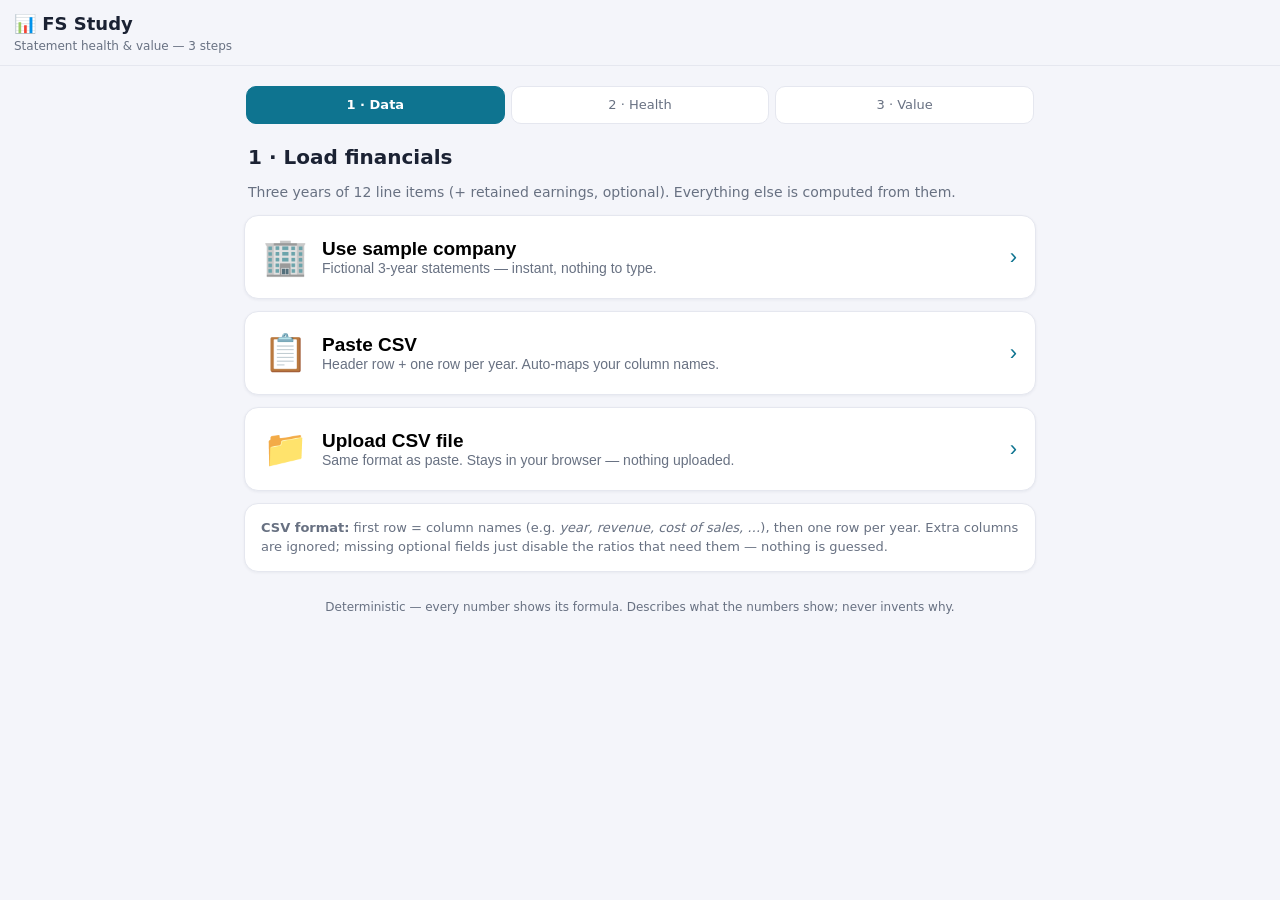
<file: fs-study/index.html>
<!DOCTYPE html>
<html lang="en">
<head>
<meta charset="utf-8">
<meta name="viewport" content="width=device-width, initial-scale=1, viewport-fit=cover">
<title>FS Study — Financial Statement Health &amp; Value</title>
<style>
:root{
  --bg:#f4f5fa; --card:#ffffff; --ink:#1b2233; --muted:#687182;
  --accent:#0e7490; --accent-soft:#e6f6fa;
  --good:#16a34a; --warn:#d97706; --bad:#dc2626;
  --line:#e5e7ef; --radius:14px;
}
*{box-sizing:border-box; -webkit-tap-highlight-color:transparent;}
body{margin:0; background:var(--bg); color:var(--ink);
  font-family:system-ui,-apple-system,"Segoe UI",Roboto,Arial,sans-serif;
  font-size:16px; line-height:1.5;}
.wrap{max-width:820px; margin:0 auto; padding:12px 14px 60px;}
header.top{position:sticky; top:0; z-index:10; background:var(--bg);
  padding:10px 14px; border-bottom:1px solid var(--line);
  display:flex; align-items:center; gap:10px;}
header.top .title{font-weight:700; font-size:18px;}
header.top .sub{font-size:12px; color:var(--muted);}
#homeBtn{border:1px solid var(--line); background:var(--card); border-radius:10px;
  padding:8px 12px; font-size:15px; cursor:pointer; display:none;}
h2{font-size:20px; margin:18px 4px 10px;}
h3{font-size:16px; margin:16px 4px 8px; color:var(--ink);}
.hint{color:var(--muted); font-size:14px; margin:0 4px 12px;}
.card{background:var(--card); border:1px solid var(--line); border-radius:var(--radius);
  padding:14px 16px; margin:10px 0; box-shadow:0 1px 3px rgba(20,30,60,.05);}
.bigbtn{display:flex; gap:14px; align-items:center; width:100%; text-align:left;
  background:var(--card); border:1px solid var(--line); border-radius:var(--radius);
  padding:20px 18px; margin:12px 0; cursor:pointer; box-shadow:0 1px 3px rgba(20,30,60,.06);}
.bigbtn:active{transform:scale(.99);}
.bigbtn .emoji{font-size:36px;}
.bigbtn .t{font-weight:700; font-size:19px;}
.bigbtn .d{font-size:14px; color:var(--muted);}
.bigbtn .go{margin-left:auto; font-size:22px; color:var(--accent);}
.steps{display:flex; gap:6px; margin:8px 2px 4px;}
.step{flex:1; text-align:center; font-size:13px; padding:8px 4px; border-radius:10px;
  background:var(--card); border:1px solid var(--line); color:var(--muted); cursor:pointer;}
.step.on{background:var(--accent); color:#fff; border-color:var(--accent); font-weight:700;}
.chips{display:flex; gap:8px; overflow-x:auto; padding:4px 2px 10px;}
.chip{flex:0 0 auto; border:1px solid var(--line); background:var(--card);
  border-radius:999px; padding:8px 14px; font-size:14px; cursor:pointer;}
.chip.on{background:var(--accent); color:#fff; border-color:var(--accent);}
table.grid{width:100%; border-collapse:collapse; font-size:14px;}
table.grid th, table.grid td{padding:8px 6px; border-bottom:1px solid var(--line); text-align:right;}
table.grid th:first-child, table.grid td:first-child{text-align:left;}
table.grid th{color:var(--muted); font-weight:600; font-size:13px;}
.flag{display:inline-block; min-width:64px; text-align:center; font-size:12px; font-weight:700;
  border-radius:999px; padding:3px 10px; color:#fff;}
.flag.good{background:var(--good);} .flag.warn{background:var(--warn);} .flag.bad{background:var(--bad);}
.flag.na{background:#9aa1b2;}
h4{font-size:13px; margin:16px 4px 6px; color:var(--muted);
  text-transform:uppercase; letter-spacing:.5px;}
.dchip{display:inline-block; font-size:12px; font-weight:700; border-radius:999px;
  padding:3px 10px; margin:2px 6px 2px 0; color:#fff; white-space:nowrap;}
.dchip.good{background:var(--good);} .dchip.warn{background:var(--warn);}
.dchip.bad{background:var(--bad);} .dchip.na{background:#9aa1b2;}
.cmpcols{margin-top:6px;}
.ratio{border:1px solid var(--line); border-radius:var(--radius); background:var(--card);
  padding:12px 14px; margin:8px 0; cursor:pointer;}
.ratio .row1{display:flex; align-items:baseline; gap:10px;}
.ratio .lbl{font-weight:600; font-size:15px;}
.ratio .val{margin-left:auto; font-size:20px; font-weight:700;}
.ratio .mean{font-size:13px; color:var(--muted); margin-top:4px;}
.ratio .detail{display:none; margin-top:10px; border-top:1px dashed var(--line); padding-top:10px;}
.ratio.open .detail{display:block;}
.ratio .formula{font-family:ui-monospace,monospace; font-size:13px; background:#f7f8fc;
  border-radius:8px; padding:8px 10px; margin-bottom:8px;}
.trendbar{display:flex; align-items:flex-end; gap:8px; height:64px; margin-top:6px;}
.trendbar .bar{flex:1; display:flex; flex-direction:column; align-items:center; justify-content:flex-end; height:100%;}
.trendbar .col{background:var(--accent); border-radius:4px 4px 0 0; width:70%; min-height:3px;}
.trendbar .ylbl{font-size:11px; color:var(--muted); margin-top:3px;}
.trendbar .yv{font-size:11px; font-weight:600;}
.crit{display:flex; gap:10px; align-items:flex-start; padding:8px 0; border-bottom:1px solid var(--line); font-size:14px;}
.crit:last-child{border-bottom:none;}
.crit .s{font-weight:700; font-size:16px; width:24px; text-align:center; flex:0 0 auto;}
.crit .s.y{color:var(--good);} .crit .s.n{color:var(--bad);} .crit .s.u{color:#9aa1b2;}
.crit .det{color:var(--muted); font-size:13px;}
textarea.csv{width:100%; min-height:150px; border:1px solid var(--line); border-radius:10px;
  padding:10px; font-family:ui-monospace,monospace; font-size:13px;}
.btn{display:inline-block; background:var(--accent); color:#fff; border:none; border-radius:10px;
  padding:12px 20px; font-size:16px; font-weight:600; cursor:pointer; margin:8px 4px 8px 0;}
.btn.sec{background:var(--card); color:var(--ink); border:1px solid var(--line);}
select.map{width:100%; padding:8px; border:1px solid var(--line); border-radius:8px; font-size:14px;}
.slider-row{margin:14px 0;}
.slider-row label{display:flex; justify-content:space-between; font-weight:600; font-size:15px;}
.slider-row input[type=range]{width:100%; margin-top:6px;}
.slider-row .note{font-size:13px; color:var(--muted);}
.sens{border-collapse:collapse; font-size:13px; margin:8px 0; width:100%;}
.sens th, .sens td{border:1px solid var(--line); padding:6px 4px; text-align:center;}
.sens th{background:#f7f8fc; color:var(--muted); font-size:12px;}
.sens td.base{background:var(--accent-soft); font-weight:700;}
.warnbox{background:#fff8e6; border:1px solid #f0d48a; border-radius:10px; padding:10px 14px;
  font-size:14px; margin:10px 0;}
.readout{background:var(--accent-soft); border-radius:var(--radius); padding:14px 16px;
  font-size:15px; margin:12px 0;}
.readout b{color:var(--accent);}
.kv{display:flex; justify-content:space-between; padding:6px 0; border-bottom:1px solid var(--line); font-size:15px;}
.kv:last-child{border-bottom:none;}
.kv .k{color:var(--muted);} .kv .v{font-weight:700;}
.foot{margin-top:26px; font-size:12px; color:var(--muted); text-align:center;}
</style>
</head>
<body>
<header class="top">
  <button id="homeBtn" data-testid="home-btn">‹ Home</button>
  <div><div class="title">📊 FS Study</div><div class="sub">Statement health &amp; value — 3 steps</div></div>
</header>
<div class="wrap">
  <div class="steps" data-testid="steps">
    <div class="step" data-testid="step-1" data-view="view-data">1 · Data</div>
    <div class="step" data-testid="step-2" data-view="view-health">2 · Health</div>
    <div class="step" data-testid="step-3" data-view="view-value">3 · Value</div>
  </div>
  <div id="view-data" data-testid="view-data"></div>
  <div id="view-health" data-testid="view-health" style="display:none"></div>
  <div id="view-value" data-testid="view-value" style="display:none"></div>
  <div class="foot">Deterministic — every number shows its formula. Describes what the numbers show; never invents why.</div>
</div>
<script>
"use strict";
window.__fsSample = {"currency": "Rs million", "name": "SampleCo (fictional)", "note": "Fictional data for learning \u2014 not a real company.", "years": [{"cogs": 620, "current_assets": 420, "current_liabilities": 280, "equity": 700, "interest": 30, "inventory": 150, "label": "2022", "ocf": 120, "opex": 240, "retained_earnings": 360, "revenue": 1000, "tax": 32, "total_assets": 1500, "total_liabilities": 800}, {"cogs": 700, "current_assets": 480, "current_liabilities": 310, "equity": 800, "interest": 32, "inventory": 170, "label": "2023", "ocf": 150, "opex": 265, "retained_earnings": 440, "revenue": 1150, "tax": 44, "total_assets": 1650, "total_liabilities": 850}, {"cogs": 790, "current_assets": 560, "current_liabilities": 350, "equity": 930, "interest": 35, "inventory": 195, "label": "2024", "ocf": 185, "opex": 295, "retained_earnings": 520, "revenue": 1320, "tax": 58, "total_assets": 1850, "total_liabilities": 920}]};
</script>
<script>
"use strict";
/* ============================================================
   FS Study — deterministic financial-statement health & value.
   Formulas ported from ~/workspace/fs-analyzer/engine/
   (ratios.py, dupont.py, piotroski.py, altman.py, modeling.py).
   ============================================================ */

// ---------- field model ----------
const FIELDS = [
  {id:"revenue",            label:"Revenue",              aliases:["sales","turnover"]},
  {id:"cogs",               label:"Cost of sales",        aliases:["cost_of_sales","costofsales","cos"]},
  {id:"opex",               label:"Operating expenses",   aliases:["operating_expenses","opex","overheads"]},
  {id:"interest",           label:"Interest (finance costs)", aliases:["finance_costs","financecosts","interest_expense"]},
  {id:"tax",                label:"Tax expense",          aliases:["tax_expense","taxexpense","income_tax"]},
  {id:"current_assets",     label:"Current assets",       aliases:["currentassets"]},
  {id:"inventory",          label:"Inventory",            aliases:["inventories","stock"]},
  {id:"current_liabilities",label:"Current liabilities",  aliases:["currentliabilities"]},
  {id:"total_assets",       label:"Total assets",         aliases:["totalassets"]},
  {id:"total_liabilities",  label:"Total liabilities",    aliases:["totalliabilities"]},
  {id:"equity",             label:"Total equity",         aliases:["total_equity","totalequity","shareholders_funds"]},
  {id:"ocf",                label:"Operating cash flow",  aliases:["operating_cash_flow","operatingcashflow","cash_from_operations"]},
  {id:"retained_earnings",  label:"Retained earnings (optional — needed for Altman Z'')",
                            aliases:["retainedearnings","retained_earnings"], optional:true},
];
const FIELD_IDS = FIELDS.map(f=>f.id);

function canonicalize(label){
  const key = String(label||"").trim().toLowerCase().replace(/[\s\-]+/g,"_");
  for(const f of FIELDS){
    if(f.id===key) return f.id;
    if(f.aliases.includes(key)) return f.id;
  }
  return null;
}
function num(v){
  if(v===null||v===undefined) return null;
  const s = String(v).trim().replace(/,/g,"").replace(/^Rs\s*/i,"");
  if(s===""||s==="-"||/^n\/?a$/i.test(s)) return null;
  let t=s;
  if(t.startsWith("(")&&t.endsWith(")")) t="-"+t.slice(1,-1);
  const n=Number(t);
  return Number.isFinite(n)?n:null;
}
const r2 = v=>v==null?null:Math.round(v*100)/100;
const r1 = v=>v==null?null:Math.round(v*10)/10;
const pct = (a,b)=> (a==null||b==null||b===0)?null:r2(a/b*100);
const divx = (a,b)=> (a==null||b==null||b===0)?null:r2(a/b);
const days = (a,b)=> (a==null||b==null||b===0)?null:r1(a/b*365);

// ---------- derived per-year figures ----------
function derive(p){
  const d={...p};
  d.gp   = (d.revenue!=null&&d.cogs!=null)?d.revenue-d.cogs:null;
  d.ebit = (d.gp!=null&&d.opex!=null)?d.gp-d.opex:null;      // operating profit = EBIT proxy
  d.pbt  = (d.ebit!=null&&d.interest!=null)?d.ebit-d.interest:null;
  d.pat  = (d.pbt!=null&&d.tax!=null)?d.pbt-d.tax:null;
  d.ncl  = (d.total_liabilities!=null&&d.current_liabilities!=null)?d.total_liabilities-d.current_liabilities:null;
  d.wc   = (d.current_assets!=null&&d.current_liabilities!=null)?d.current_assets-d.current_liabilities:null;
  return d;
}

// ---------- ratios (ported from engine/ratios.py) ----------
// band: [goodThreshold, warnThreshold]; invert=true means lower is better
const RATIOS=[
 {id:"gross_margin", label:"Gross profit margin", unit:"%", cat:"Profitability",
  formula:"Gross profit ÷ Revenue × 100", bands:[35,20],
  meaning:"Profit left from each rupee of sales after direct costs.",
  calc:d=>pct(d.gp,d.revenue)},
 {id:"net_margin", label:"Net profit margin", unit:"%", cat:"Profitability",
  formula:"Profit after tax ÷ Revenue × 100", bands:[10,5],
  meaning:"Bottom-line profit kept from each rupee of sales.",
  calc:d=>pct(d.pat,d.revenue)},
 {id:"operating_margin", label:"Operating profit margin", unit:"%", cat:"Profitability",
  formula:"Operating profit ÷ Revenue × 100", bands:[15,8],
  meaning:"Operating efficiency before financing and tax.",
  calc:d=>pct(d.ebit,d.revenue)},
 {id:"roe", label:"Return on equity", unit:"%", cat:"Profitability",
  formula:"Profit after tax ÷ Equity × 100", bands:[15,8],
  meaning:"Return earned for shareholders on their stake.",
  calc:d=>pct(d.pat,d.equity)},
 {id:"roa", label:"Return on assets", unit:"%", cat:"Profitability",
  formula:"Profit after tax ÷ Total assets × 100", bands:[8,4],
  meaning:"How hard the asset base works to make profit.",
  calc:d=>pct(d.pat,d.total_assets)},
 {id:"current_ratio", label:"Current ratio", unit:"x", cat:"Liquidity",
  formula:"Current assets ÷ Current liabilities", bands:[1.5,1.0],
  meaning:"Whether short-term bills can be paid from short-term assets.",
  calc:d=>divx(d.current_assets,d.current_liabilities)},
 {id:"quick_ratio", label:"Quick (acid-test) ratio", unit:"x", cat:"Liquidity",
  formula:"(Current assets − Inventory) ÷ Current liabilities", bands:[1.0,0.7],
  meaning:"Bill-paying ability without having to sell inventory.",
  calc:d=>divx(d.current_assets-d.inventory,d.current_liabilities)},
 {id:"gearing", label:"Gearing — debt / equity", unit:"%", cat:"Leverage",
  formula:"Non-current liabilities ÷ Equity × 100", bands:[40,70], invert:true,
  meaning:"How much of the funding is long-term debt vs equity.",
  calc:d=>pct(d.ncl,d.equity)},
 {id:"interest_cover", label:"Interest cover", unit:"x", cat:"Leverage",
  formula:"Operating profit ÷ Interest", bands:[4,2],
  meaning:"How many times operating profit covers the interest bill.",
  calc:d=>divx(d.ebit,d.interest)},
 {id:"asset_turnover", label:"Asset turnover", unit:"x", cat:"Efficiency",
  formula:"Revenue ÷ Total assets", bands:[1.0,0.5],
  meaning:"Sales squeezed out of each rupee of assets.",
  calc:d=>divx(d.revenue,d.total_assets)},
 {id:"ocf_to_pat", label:"Operating cash flow / profit", unit:"x", cat:"Cash",
  formula:"Operating cash flow ÷ Profit after tax", bands:[1.0,0.7],
  meaning:"Whether reported profit is backed by real cash.",
  calc:d=>divx(d.ocf,d.pat)},
];
function flagFor(ratioId, value){
  if(value==null) return "na";
  const r=RATIOS.find(x=>x.id===ratioId);
  const [g,w]=r.bands;
  if(r.invert) return value<g?"good":(value<w?"warn":"bad");
  return value>=g?"good":(value>=w?"warn":"bad");
}
function ratiosFor(p){
  const d=derive(p), out={};
  for(const r of RATIOS) out[r.id]={...r, value:r.calc(d)};
  return out;
}

// ---------- DuPont 3-step (ported from engine/dupont.py) ----------
function dupont(p){
  const d=derive(p);
  const nm=(d.pat!=null&&d.revenue)?d.pat/d.revenue:null;
  const at=(d.revenue!=null&&d.total_assets)?d.revenue/d.total_assets:null;
  const em=(d.total_assets!=null&&d.equity)?d.total_assets/d.equity:null;
  const roeDirect=(d.pat!=null&&d.equity)?d.pat/d.equity:null;
  let roeDupont=null, ok=null;
  if(nm!=null&&at!=null&&em!=null){
    roeDupont=nm*at*em;
    if(roeDirect!=null) ok=Math.abs(roeDupont-roeDirect)<0.0001;
  }
  return {net_margin:nm, asset_turnover:at, equity_multiplier:em,
          roe_dupont:roeDupont, roe_direct:roeDirect, identity_ok:ok};
}

// ---------- Piotroski F-score (ported from engine/piotroski.py) ----------
// shares_outstanding is not collected -> that criterion is "unknown" (score out of 8 assessed)
function piotroski(cur, prev){
  const c=derive(cur), p=derive(prev);
  const dv=(a,b)=>(a==null||b==null||b===0)?null:a/b;
  const crit=[];
  const add=(label,pass,detail)=>crit.push({label,pass,detail});
  const roaC=dv(c.pat,c.total_assets), roaP=dv(p.pat,p.total_assets);
  add("ROA > 0", roaC==null?null:roaC>0, "ROA = "+fmtPct(roaC));
  add("Operating cash flow > 0", c.ocf==null?null:c.ocf>0, "OCF = "+fmtNum(c.ocf));
  add("ROA higher than prior year", (roaC==null||roaP==null)?null:roaC>roaP,
      "ROA "+fmtPct(roaP)+" → "+fmtPct(roaC));
  add("Operating cash flow > profit after tax",
      (c.ocf==null||c.pat==null)?null:c.ocf>c.pat,
      "OCF "+fmtNum(c.ocf)+" vs PAT "+fmtNum(c.pat));
  const levC=dv(c.ncl,c.total_assets), levP=dv(p.ncl,p.total_assets);
  add("Long-term leverage lower than prior year",
      (levC==null||levP==null)?null:levC<levP,
      "NCL/TA "+fmtPct(levP)+" → "+fmtPct(levC));
  const crC=dv(c.current_assets,c.current_liabilities), crP=dv(p.current_assets,p.current_liabilities);
  add("Current ratio higher than prior year",
      (crC==null||crP==null)?null:crC>crP,
      "Current ratio "+fmtX(crP)+" → "+fmtX(crC));
  add("No new shares issued", null, "shares data not collected — not assessed");
  const gmC=dv(c.gp,c.revenue), gmP=dv(p.gp,p.revenue);
  add("Gross margin higher than prior year",
      (gmC==null||gmP==null)?null:gmC>gmP,
      "Gross margin "+fmtPct(gmP)+" → "+fmtPct(gmC));
  const atC=dv(c.revenue,c.total_assets), atP=dv(p.revenue,p.total_assets);
  add("Asset turnover higher than prior year",
      (atC==null||atP==null)?null:atC>atP,
      "Asset turnover "+fmtX(atP)+" → "+fmtX(atC));
  const score=crit.filter(x=>x.pass===true).length;
  const assessed=crit.filter(x=>x.pass!==null).length;
  const band = score>=7?"strong":(score>=3?"middling":"weak");
  return {score, assessed, total:9, band, criteria:crit,
          note:"Score out of "+assessed+" assessed criteria (shares data not collected)."};
}

// ---------- Altman Z'' (ported from engine/altman.py) ----------
function altman(p){
  const d=derive(p);
  const r=(a,b)=>(a==null||b==null||b===0)?null:a/b;
  const x1=r(d.wc,d.total_assets);
  const x2=r(d.retained_earnings,d.total_assets);
  const x3=r(d.ebit,d.total_assets);
  const x4=r(d.equity,d.total_liabilities);
  const comps={x1,x2,x3,x4};
  const missing=Object.keys(comps).filter(k=>comps[k]==null);
  if(missing.length) return {ok:false, reason:"needs: "+missing.join(", "), components:comps};
  const z=6.56*x1+3.26*x2+6.72*x3+1.05*x4;
  const score=r2(z);
  const zone=score>2.60?"safe":(score>=1.10?"grey":"distress");
  return {ok:true, score, zone, components:comps,
          note:"Indicative distress screen only — not a prediction of failure."};
}

// ---------- formatting ----------
function fmtPct(v){return v==null?"n/a":(r2(v*100).toLocaleString("en-US"))+"%";}
function fmtX(v){return v==null?"n/a":r2(v).toLocaleString("en-US")+"x";}
function fmtNum(v){return v==null?"n/a":Math.round(v).toLocaleString("en-US");}
function fmtMoney(v){return v==null?"n/a":Number(r2(v)).toLocaleString("en-US");}

// ---------- DCF (simplified port of engine/modeling.py) ----------
// Assumptions are explicit and shown. FCFF = NOPAT − ΔWC, assuming capex ≈ D&A
// (steady state) because capex/D&A are not collected.
const DCF_DEFAULTS={growth:10, wacc:14, terminal:3, years:5};
function dcfCalc(periods, asm){
  const base=derive(periods[periods.length-1]);
  const g=asm.growth/100, wacc=asm.wacc/100, gt=asm.terminal/100, n=asm.years;
  const ebitMargin=(base.ebit!=null&&base.revenue)?base.ebit/base.revenue:null;
  const taxRate=(base.tax!=null&&base.pbt&&base.pbt>0)?base.tax/base.pbt:null;
  const wcRatio=(base.wc!=null&&base.revenue)?base.wc/base.revenue:null;
  if(ebitMargin==null||taxRate==null||wcRatio==null||base.revenue==null)
    return {ok:false, reason:"missing base figures (revenue/ebit/tax/working capital)"};
  if(wacc<=gt) return {ok:false, reason:"WACC must exceed terminal growth for the Gordon model."};
  let rev=base.revenue, wcPrev=base.wc;
  const rows=[];
  for(let t=1;t<=n;t++){
    rev=rev*(1+g);
    const ebit=rev*ebitMargin;
    const nopat=ebit*(1-taxRate);
    const wc=rev*wcRatio, dwc=wc-wcPrev; wcPrev=wc;
    rows.push({year:t, revenue:r2(rev), ebit:r2(ebit), nopat:r2(nopat),
               dwc:r2(dwc), fcff:r2(nopat-dwc)});
  }
  const disc=rows.map(r=>({year:r.year, df:r2(r.fcff/Math.pow(1+wacc,r.year))}));
  const pvFcff=r2(disc.reduce((s,r)=>s+r.df,0));
  const tv=rows[n-1].fcff*(1+gt)/(wacc-gt);
  const pvTv=r2(tv/Math.pow(1+wacc,n));
  const ev=r2(pvFcff+pvTv);
  const debtProxy=base.total_liabilities;   // explicit proxy, stated in UI
  const equity=debtProxy!=null?r2(ev-debtProxy):null;
  const tvShare=ev?r2(pvTv/ev*100):null;
  return {ok:true, rows, disc, pvFcff, tv:r2(tv), pvTv, ev, debtProxy,
          equity, tvShare, base:{ebitMargin:r2(ebitMargin*100), taxRate:r2(taxRate*100),
          wcRatio:r2(wcRatio*100), revenue0:r2(base.revenue)}};
}
function sensitivity(periods, wacc, gt){
  const wVals=[wacc-4,wacc-2,wacc,wacc+2,wacc+4].map(v=>Math.max(v,0.5));
  const gVals=[gt-2,gt-1,gt,gt+1,gt+2].map(v=>Math.max(v,0));
  const cells=wVals.map(w=>gVals.map(gg=>{
    if(w<=gg) return null;
    const r=dcfCalc(periods,{growth:DCF_DEFAULTS.growth,wacc:w,terminal:gg,years:DCF_DEFAULTS.years});
    return r.ok?r.equity:null;
  }));
  return {wVals, gVals, cells};
}
</script>
<script>
"use strict";
/* ================= app ================= */
const S = {
  view:"view-data",
  periods:null,          // [{label, ...fields}]
  yearIdx:2,             // selected year in Health
  asm:{...DCF_DEFAULTS}, // DCF assumptions
  openRatio:null,        // tapped ratio id
};

function show(view){
  S.view=view;
  for(const v of ["view-data","view-health","view-value"])
    document.getElementById(v).style.display = v===view?"block":"none";
  document.getElementById("homeBtn").style.display = view==="view-data"?"none":"inline-block";
  document.querySelectorAll(".step").forEach(el=>
    el.classList.toggle("on", el.dataset.view===view));
  if(view==="view-health") renderHealth();
  if(view==="view-value") renderValue();
  window.scrollTo(0,0);
}
document.getElementById("homeBtn").addEventListener("click",()=>show("view-data"));
document.querySelectorAll(".step").forEach(el=>
  el.addEventListener("click",()=>{
    if(el.dataset.view!=="view-data" && !S.periods){
      alert("Load data first — pick the sample company or paste/upload a CSV.");
      return;
    }
    show(el.dataset.view);
  }));

// ---------- CSV parsing ----------
function parseCSV(text){
  const rows=[]; let row=[], cur="", q=false;
  for(let i=0;i<text.length;i++){
    const c=text[i];
    if(q){
      if(c==='"'){ if(text[i+1]==='"'){cur+='"';i++;} else q=false; }
      else cur+=c;
    }else if(c==='"') q=true;
    else if(c===","){row.push(cur);cur="";}
    else if(c==="\n"||c==="\r"){ if(cur!==""||row.length){row.push(cur);rows.push(row);row=[];cur="";}
      if(c==="\r"&&text[i+1]==="\n")i++; }
    else cur+=c;
  }
  if(cur!==""||row.length){row.push(cur);rows.push(row);}
  return rows.filter(r=>r.some(c=>String(c).trim()!==""));
}
function guessYearLabel(v){ return String(v==null?"":v).trim()||"?"; }

// ---------- Data view ----------
function renderData(){
  const el=document.getElementById("view-data");
  el.innerHTML=`
  <h2 data-testid="data-h">1 · Load financials</h2>
  <p class="hint">Three years of 12 line items (+ retained earnings, optional). Everything else is computed from them.</p>
  <button class="bigbtn" data-testid="btn-sample"><span class="emoji">🏢</span>
    <span><span class="t">Use sample company</span><br>
    <span class="d">Fictional 3-year statements — instant, nothing to type.</span></span>
    <span class="go">›</span></button>
  <button class="bigbtn" data-testid="btn-paste"><span class="emoji">📋</span>
    <span><span class="t">Paste CSV</span><br>
    <span class="d">Header row + one row per year. Auto-maps your column names.</span></span>
    <span class="go">›</span></button>
  <button class="bigbtn" data-testid="btn-upload"><span class="emoji">📁</span>
    <span><span class="t">Upload CSV file</span><br>
    <span class="d">Same format as paste. Stays in your browser — nothing uploaded.</span></span>
    <span class="go">›</span></button>
  <div id="csvZone"></div>
  <div class="card" style="font-size:13px;color:var(--muted)">
    <b>CSV format:</b> first row = column names (e.g. <i>year, revenue, cost of sales, …</i>),
    then one row per year. Extra columns are ignored; missing optional fields just
    disable the ratios that need them — nothing is guessed.
  </div>`;
  el.querySelector('[data-testid="btn-sample"]').addEventListener("click",()=>{
    S.periods=window.__fsSample.years.map(y=>({label:y.label,...y}));
    S.dataName=window.__fsSample.name;
    S.yearIdx=S.periods.length-1;
    show("view-health");
  });
  el.querySelector('[data-testid="btn-paste"]').addEventListener("click",()=>csvPasteUI());
  el.querySelector('[data-testid="btn-upload"]').addEventListener("click",()=>{
    const inp=document.createElement("input");
    inp.type="file"; inp.accept=".csv,text/csv";
    inp.addEventListener("change",()=>{
      const f=inp.files[0]; if(!f) return;
      const rd=new FileReader();
      rd.onload=()=>csvMapUI(String(rd.result||""));
      rd.readAsText(f);
    });
    inp.click();
  });
}
function csvPasteUI(){
  const z=document.getElementById("csvZone");
  z.innerHTML=`<div class="card"><h3>Paste CSV</h3>
    <textarea class="csv" data-testid="csv-text" placeholder="year,revenue,cost of sales,...&#10;2022,1000,620,..."></textarea><br>
    <button class="btn" data-testid="csv-parse">Map columns</button></div>`;
  z.querySelector('[data-testid="csv-parse"]').addEventListener("click",()=>{
    csvMapUI(z.querySelector('[data-testid="csv-text"]').value);
  });
}
function csvMapUI(text){
  const rows=parseCSV(text);
  const z=document.getElementById("csvZone");
  if(rows.length<2){ z.innerHTML=`<div class="warnbox">Need a header row plus at least one year of data.</div>`; return; }
  const header=rows[0], dataRows=rows.slice(1);
  const mapped={};
  header.forEach((h,i)=>{ const f=canonicalize(h); if(f&&!mapped[f]) mapped[f]=i; });
  let opts=FIELDS.map(f=>{
    const sel=[`<option value="">— not mapped —</option>`].concat(
      header.map((h,i)=>`<option value="${i}"${mapped[f.id]===i?" selected":""}>${esc(h)}</option>`)).join("");
    return `<tr><td>${esc(f.label)}${f.optional?' <span style="color:var(--muted)">(optional)</span>':""}</td>
      <td><select class="map" data-field="${f.id}" data-testid="map-${f.id}">${sel}</select></td></tr>`;
  }).join("");
  // year label column: first unmapped column, or let user pick
  const usedIdx=new Set(Object.values(mapped));
  const freeCols=header.map((h,i)=>({h,i})).filter(c=>!usedIdx.has(c.i));
  const yOpts=freeCols.map(c=>`<option value="${c.i}">${esc(c.h)}</option>`).join("");
  z.innerHTML=`<div class="card"><h3>Map columns</h3>
    <p class="hint">Check each line item points at the right column.</p>
    <table class="grid"><tr><th>Line item</th><th>Column</th></tr>${opts}</table>
    <p class="hint" style="margin-top:10px">Year labels come from:
      <select class="map" data-testid="map-year" style="max-width:240px">${yOpts||'<option value="">(none)</option>'}</select></p>
    <button class="btn" data-testid="csv-load">Load data</button>
    <div id="csvErr"></div></div>`;
  z.querySelector('[data-testid="csv-load"]').addEventListener("click",()=>{
    const col={};
    z.querySelectorAll("select.map[data-field]").forEach(s=>{ if(s.value!=="") col[s.dataset.field]=+s.value; });
    const ySel=z.querySelector('[data-testid="map-year"]');
    const yCol=ySel&&ySel.value!==""?+ySel.value:null;
    const periods=dataRows.map(r=>{
      const p={label:yCol!=null?guessYearLabel(r[yCol]):"?"};
      for(const f of FIELD_IDS) p[f]=col[f]!=null?num(r[col[f]]):null;
      return p;
    }).filter(p=>FIELD_IDS.some(f=>p[f]!=null));
    if(!periods.length){ z.querySelector("#csvErr").innerHTML=`<div class="warnbox">No usable rows found.</div>`; return; }
    if(periods.length>5) periods.splice(0,periods.length-5); // keep latest 5 max
    S.periods=periods; S.yearIdx=periods.length-1; S.dataName="Your CSV data";
    const issues=sfpWarnings(periods);
    show("view-health");
    if(issues.length) setTimeout(()=>alert("Heads-up:\n"+issues.join("\n")),50);
  });
}
function sfpWarnings(periods){
  const out=[];
  periods.forEach(p=>{
    const ta=p.total_assets, tl=p.total_liabilities, eq=p.equity;
    if(ta!=null&&tl!=null&&eq!=null&&tl+eq!==0){
      const diff=Math.abs(ta-(tl+eq))/Math.abs(tl+eq)*100;
      if(diff>0.5) out.push(`${p.label}: balance sheet doesn't balance (assets ${fmtNum(ta)} vs L+E ${fmtNum(tl+eq)}).`);
    }
  });
  return out;
}
function esc(s){return String(s).replace(/[&<>"]/g,c=>({"&":"&amp;","<":"&lt;",">":"&gt;",'"':"&quot;"}[c]));}
</script>
<script>
"use strict";
/* ================= Health view ================= */
const CATS=["Profitability","Liquidity","Leverage","Efficiency","Cash"];
function ratioCard(r, values){
  // values: [{label, value}] across years for trend
  const flag=flagFor(r.id, r.value);
  const flagTxt=flag==="na"?"n/a":flag;
  const max=Math.max(...values.map(v=>v.value==null?0:Math.abs(v.value)),0.0001);
  const bars=values.map(v=>{
    const h=v.value==null?2:Math.max(6,Math.abs(v.value)/max*52);
    return `<div class="bar"><div class="yv">${v.value==null?"–":v.value}</div>
      <div class="col" style="height:${h}px"></div><div class="ylbl">${esc(v.label)}</div></div>`;
  }).join("");
  return `<div class="ratio${S.openRatio===r.id?" open":""}" data-testid="ratio-${r.id}" data-ratio="${r.id}">
    <div class="row1"><span class="lbl">${esc(r.label)}</span>
      <span class="val">${r.value==null?"n/a":r.value.toLocaleString("en-US")}${r.value==null?"":r.unit}</span>
      <span class="flag ${flag}">${flagTxt}</span></div>
    <div class="mean">${esc(r.meaning)}</div>
    <div class="detail">
      <div class="formula">${esc(r.formula)}</div>
      <div class="trendbar">${bars}</div>
      <div class="hint" style="margin:6px 0 0">Tap again to collapse.</div>
    </div></div>`;
}
// ---------- period comparison (latest vs prior, prior vs before) ----------
// Economic direction semantics for line items: is "up" good, bad, or ambiguous?
const ITEM_SEMANTICS={
  revenue:"good", cogs:"bad", opex:"bad", interest:"bad", tax:"bad",
  current_assets:"good", inventory:"warn",
  current_liabilities:"bad", total_assets:"good", total_liabilities:"bad",
  equity:"good", ocf:"good",
};
const CMP_FIELDS=FIELDS.filter(f=>!f.optional);
function deltaInfo(cur,prev){
  if(cur==null||prev==null) return null;
  const abs=r2(cur-prev);
  return {abs, pct:prev===0?null:r2(abs/prev*100), dir:abs>0?1:abs<0?-1:0};
}
// sem: "good" (up is favourable) | "bad" (up is adverse) | "warn" (ambiguous)
function semClass(sem,dir){
  if(dir===0) return "na";
  if(sem==="warn") return "warn";
  return (dir>0)===(sem==="good")?"good":"bad";
}
function signedMoney(v){return (v>0?"+":"")+fmtMoney(v);}
function moneyChip(label,d,sem){
  if(!d) return `<span class="dchip na">${esc(label)} · n/a</span>`;
  if(d.dir===0) return `<span class="dchip na">${esc(label)} · — no change</span>`;
  const arrow=d.dir>0?"▲":"▼";
  const pctTxt=d.pct==null?"":` (${d.pct>0?"+":""}${d.pct}%)`;
  return `<span class="dchip ${semClass(sem,d.dir)}">${esc(label)} ${arrow} ${signedMoney(d.abs)}${pctTxt}</span>`;
}
function ratioChip(label,d,r){
  if(!d) return `<span class="dchip na">${esc(label)} · n/a</span>`;
  if(d.dir===0) return `<span class="dchip na">${esc(label)} · — no change</span>`;
  const arrow=d.dir>0?"▲":"▼";
  const mag=(d.abs>0?"+":"")+d.abs+(r.unit==="%"?"pp":r.unit);
  return `<span class="dchip ${semClass(r.invert?"bad":"good",d.dir)}">${esc(label)} ${arrow} ${mag}</span>`;
}
function itemSentence(f,d,la,lb,va,vb){
  if(!d) return null;
  const sem=ITEM_SEMANTICS[f.id];
  const verb=d.dir>0?"rose":d.dir<0?"fell":"was unchanged";
  const judge=d.dir===0?"no change to note."
    :sem==="warn"?"direction alone is ambiguous."
    :((d.dir>0)===(sem==="good"))?"a favourable move.":"an adverse move.";
  const pctTxt=d.pct==null?"":` (${d.pct>0?"+":""}${d.pct}%)`;
  return `${f.label} ${verb} from ${fmtMoney(va)} (${esc(la)}) to ${fmtMoney(vb)} (${esc(lb)}): ${signedMoney(d.abs)}${pctTxt} — ${judge}`;
}
function itemExplain(f,d1,d2,labs,vals,cogsD1){
  const bits=[];
  const s1=itemSentence(f,d1,labs[0],labs[1],vals[0],vals[1]);
  if(s1)bits.push(s1);
  if(d2&&labs[2]!=null){
    const s2=itemSentence(f,d2,labs[2],labs[0],vals[2],vals[0]);
    if(s2)bits.push(s2);
  }
  // descriptive cross-check only: revenue growth vs cost-of-sales growth
  if(f.id==="revenue"&&d1&&d1.pct!=null&&cogsD1&&cogsD1.pct!=null){
    if(cogsD1.pct>d1.pct)bits.push(`Cost of sales grew faster (+${cogsD1.pct}%) than revenue (+${d1.pct}%) — margins are being squeezed.`);
    else if(d1.pct>cogsD1.pct)bits.push(`Revenue grew faster (+${d1.pct}%) than cost of sales (+${cogsD1.pct}%) — margins have room to breathe.`);
  }
  return bits.join(" ");
}
function ratioSentence(r,d,la,lb,va,vb){
  if(!d) return null;
  const sem=r.invert?"bad":"good";
  const verb=d.dir>0?"rose":d.dir<0?"fell":"was unchanged";
  const judge=d.dir===0?"essentially unchanged."
    :((d.dir>0)===(sem==="good"))?"an improvement.":"a weakening.";
  const disp=v=>v==null?"n/a":(r.unit==="%"?r2(v)+"%":r2(v)+r.unit);
  const mag=(d.abs>0?"+":"")+d.abs+(r.unit==="%"?"pp":r.unit);
  return `${r.label} ${verb} from ${disp(va)} (${esc(la)}) to ${disp(vb)} (${esc(lb)}): ${mag} — ${judge}`;
}
function compareSection(P){
  const n=P.length;
  if(n<2){
    return `<h3>📊 Period comparison</h3><div class="card" data-testid="cmp-note">
      <p class="hint">Add another year — or quarter — of data to unlock period comparisons.</p></div>`;
  }
  const L=P[n-1], M=P[n-2], E=n>=3?P[n-3]:null;
  const lab1=`${L.label} vs ${M.label}`, lab2=E?`${M.label} vs ${E.label}`:null;
  let html=`<h3 data-testid="cmp-section">📊 Period comparison</h3>
    <p class="hint">Latest ${n>=3?"three":"two"} periods, side by side. Works the same for years or quarters —
    green is economically favourable, red is adverse, amber is ambiguous. Tap any row for the story.</p>
    <h4>Line items</h4>`;
  const cogsD1=deltaInfo(L.cogs,M.cogs);
  for(const f of CMP_FIELDS){
    const d1=deltaInfo(L[f.id],M[f.id]);
    const d2=E?deltaInfo(M[f.id],E[f.id]):null;
    const sem=ITEM_SEMANTICS[f.id];
    const chips=moneyChip(lab1,d1,sem)+(d2?moneyChip(lab2,d2,sem):"");
    const expl=itemExplain(f,d1,d2,[M.label,L.label,E&&E.label],[M[f.id],L[f.id],E&&E[f.id]],cogsD1);
    const id="cmp-item-"+f.id;
    html+=`<div class="ratio${S.openRatio===id?" open":""}" data-testid="${id}" data-ratio="${id}">
      <div class="row1"><span class="lbl">${esc(f.label)}</span>
      <span class="val">${L[f.id]==null?"n/a":fmtMoney(L[f.id])}</span></div>
      <div class="mean"><div class="cmpcols">${chips}</div></div>
      <div class="detail"><div class="hint" style="margin:0">${expl||"Not enough data."}</div>
      <div class="hint" style="margin:6px 0 0">Tap again to collapse.</div></div></div>`;
  }
  html+=`<h4>Ratios — change in percentage points</h4>`;
  const rL=ratiosFor(L), rM=ratiosFor(M), rE=E?ratiosFor(E):null;
  for(const r of RATIOS){
    const a=rL[r.id].value, b=rM[r.id].value, c=rE?rE[r.id].value:null;
    const d1=deltaInfo(a,b), d2=rE?deltaInfo(b,c):null;
    const chips=ratioChip(lab1,d1,r)+(d2?ratioChip(lab2,d2,r):"");
    const bits=[];
    const s1=ratioSentence(r,d1,M.label,L.label,b,a); if(s1)bits.push(s1);
    if(d2){const s2=ratioSentence(r,d2,E.label,M.label,c,b); if(s2)bits.push(s2);}
    const id="cmp-ratio-"+r.id;
    html+=`<div class="ratio${S.openRatio===id?" open":""}" data-testid="${id}" data-ratio="${id}">
      <div class="row1"><span class="lbl">${esc(r.label)}</span>
      <span class="val">${a==null?"n/a":a.toLocaleString("en-US")+r.unit}</span></div>
      <div class="mean"><div class="cmpcols">${chips}</div></div>
      <div class="detail"><div class="hint" style="margin:0">${bits.join(" ")||"Not enough data."}</div>
      <div class="hint" style="margin:6px 0 0">Tap again to collapse.</div></div></div>`;
  }
  return html;
}
function renderHealth(){
  const el=document.getElementById("view-health");
  const P=S.periods, i=S.yearIdx, p=P[i];
  const prev=i>0?P[i-1]:null;
  const ratios=ratiosFor(p);
  const allVals={};
  for(const r of RATIOS) allVals[r.id]=P.map(q=>({label:q.label, value:ratiosFor(q)[r.id].value}));
  const chips=P.map((q,k)=>`<button class="chip${k===i?" on":""}" data-testid="yr-${k}" data-y="${k}">${esc(q.label)}</button>`).join("");
  let html=`<h2 data-testid="health-h">2 · Financial health</h2>
    <p class="hint">${esc(S.dataName||"Your data")} — tap any ratio for its formula and trend.</p>
    <div class="chips" data-testid="year-chips">${chips}</div>
    <div data-testid="sfp-warn"></div>`;
  for(const cat of CATS){
    const rs=RATIOS.filter(r=>r.cat===cat);
    html+=`<h3>${cat}</h3>`+rs.map(r=>ratioCard({...r,value:ratios[r.id].value},allVals[r.id])).join("");
  }
  // Period comparison (latest vs prior, prior vs before) — generic over years/quarters
  html+=compareSection(P);
  // DuPont
  const dp=dupont(p);
  const dpOk=dp.identity_ok;
  html+=`<h3>DuPont — what drives ROE?</h3><div class="card" data-testid="dupont">
    <div style="font-size:15px">ROE = <b>net margin</b> × <b>asset turnover</b> × <b>equity multiplier</b></div>
    <div class="kv"><span class="k">Net margin (PAT ÷ Revenue)</span><span class="v">${fmtPct(dp.net_margin)}</span></div>
    <div class="kv"><span class="k">Asset turnover (Revenue ÷ Assets)</span><span class="v">${fmtX(dp.asset_turnover)}</span></div>
    <div class="kv"><span class="k">Equity multiplier (Assets ÷ Equity)</span><span class="v">${fmtX(dp.equity_multiplier)}</span></div>
    <div class="kv"><span class="k">ROE via DuPont</span><span class="v">${fmtPct(dp.roe_dupont)}</span></div>
    <div class="hint" style="margin:8px 0 0">${dpOk===true?"✓ components multiply exactly to ROE":dpOk===false?"⚠ components don't reconcile — check inputs":"Not enough data for the full split."}</div></div>`;
  // Piotroski
  if(prev){
    const fs=piotroski(p,prev);
    const crit=fs.criteria.map(c=>`<div class="crit"><span class="s ${c.pass===true?"y":c.pass===false?"n":"u"}">${c.pass===true?"✓":c.pass===false?"✗":"?"}</span>
      <span>${esc(c.label)}<br><span class="det">${esc(c.detail)}</span></span></div>`).join("");
    const bandFlag=fs.score>=7?"good":fs.score>=3?"warn":"bad";
    html+=`<h3>Piotroski F-score — financial strength signals</h3>
      <div class="card" data-testid="piotroski">
      <div class="row1" style="display:flex;align-items:baseline;gap:10px">
        <span style="font-size:22px;font-weight:700">${fs.score} / ${fs.assessed}</span>
        <span class="flag ${bandFlag}">${fs.band}</span></div>
      <p class="hint" style="margin:8px 0">${esc(fs.note)} 7–8 strong · 3–6 middling · 0–2 weak.</p>${crit}</div>`;
  } else {
    html+=`<h3>Piotroski F-score</h3><div class="card"><p class="hint">Needs at least two years — it compares against the prior year.</p></div>`;
  }
  // Altman
  const az=altman(p);
  if(az.ok){
    const zf=az.zone==="safe"?"good":az.zone==="grey"?"warn":"bad";
    html+=`<h3>Altman Z'' — distress screen</h3><div class="card" data-testid="altman">
      <div style="display:flex;align-items:baseline;gap:10px">
      <span style="font-size:22px;font-weight:700">${az.score}</span>
      <span class="flag ${zf}">${az.zone}</span></div>
      <p class="hint" style="margin:8px 0">Z'' = 6.56·X1 + 3.26·X2 + 6.72·X3 + 1.05·X4.
      X1 working capital/assets ${fmtX(az.components.x1)} · X2 retained earnings/assets ${fmtX(az.components.x2)} ·
      X3 EBIT/assets ${fmtX(az.components.x3)} · X4 equity/liabilities ${fmtX(az.components.x4)}.</p>
      <p class="hint">Zones: &gt;2.60 safe · 1.10–2.60 grey · &lt;1.10 distress. ${esc(az.note)}</p></div>`;
  } else {
    html+=`<h3>Altman Z'' — distress screen</h3><div class="card" data-testid="altman-na">
      <p class="hint">Not computable — ${esc(az.reason)}. Add retained earnings in the Data step to unlock it.</p></div>`;
  }
  // narrative readout — describes what the numbers show, never why
  html+=`<h3>What the numbers show</h3><div class="readout" data-testid="readout">${narrative(P,i)}</div>`;
  el.innerHTML=html;
  el.querySelectorAll(".chip").forEach(c=>c.addEventListener("click",()=>{S.yearIdx=+c.dataset.y;renderHealth();}));
  el.querySelectorAll(".ratio").forEach(r=>r.addEventListener("click",()=>{
    S.openRatio=S.openRatio===r.dataset.ratio?null:r.dataset.ratio; renderHealth();
  }));
  const w=sfpWarnings([p]);
  el.querySelector('[data-testid="sfp-warn"]').innerHTML=w.length?`<div class="warnbox">${esc(w[0])}</div>`:"";
}
// Describe movements only — never invent causes (narrative honesty rule).
function narrative(P,i){
  const p=P[i], prev=i>0?P[i-1]:null;
  const r=ratiosFor(p), rp=prev?ratiosFor(prev):null;
  const bits=[];
  const d=(id)=>{const a=r[id].value,b=rp?rp[id].value:null;
    if(a==null||b==null)return null;const ch=a-b;return {a,b,ch};};
  const nm=d("net_margin"), roe=d("roe"), cr=d("current_ratio"), gr=d("gearing");
  if(nm) bits.push(`Net margin is <b>${nm.a}%</b>${prev?` (${nm.ch>=0?"up":"down"} from ${nm.b}% in ${esc(prev.label)})`:""}.`);
  if(roe) bits.push(`ROE is <b>${roe.a}%</b>${prev?` (${roe.ch>=0?"up":"down"} from ${roe.b}%)`:""}.`);
  if(cr) bits.push(`Current ratio <b>${cr.a}x</b> — ${cr.a>=1.5?"comfortable short-term cover":cr.a>=1?"thin but positive cover":"current liabilities exceed current assets"}.`);
  if(gr) bits.push(`Gearing <b>${gr.a}%</b> — ${gr.a<40?"lightly levered":gr.a<70?"moderately levered":"highly levered"}.`);
  const dp=dupont(p);
  if(dp.identity_ok){
    const comps=[["net margin",dp.net_margin],["asset turnover",dp.asset_turnover],["equity multiplier",dp.equity_multiplier]];
    comps.sort((a,b)=>b[1]-a[1]);
    bits.push(`DuPont: ROE of <b>${fmtPct(dp.roe_direct)}</b> is the product of its three drivers — strongest contributor in level terms is <b>${comps[0][0]}</b>.`);
  }
  if(prev){
    const fs=piotroski(p,prev);
    bits.push(`Piotroski signals: <b>${fs.score}/${fs.assessed}</b> positive (${fs.band}).`);
  }
  if(!bits.length) bits.push("Not enough data yet for a readout.");
  return bits.join(" ");
}
</script>
<script>
"use strict";
/* ================= Value view ================= */
function renderValue(){
  const el=document.getElementById("view-value");
  const P=S.periods, a=S.asm;
  const r=dcfCalc(P,a);
  let html=`<h2 data-testid="value-h">3 · What it's worth</h2>
  <p class="hint">DCF on forecast free cash flow. Move the assumptions — everything recalculates instantly.</p>
  <div class="card">
    <div class="slider-row"><label>Forecast revenue growth <span data-testid="lbl-growth">${a.growth}%</span></label>
      <input type="range" min="0" max="25" step="0.5" value="${a.growth}" data-testid="sl-growth" data-k="growth"></div>
    <div class="slider-row"><label>WACC (discount rate) <span data-testid="lbl-wacc">${a.wacc}%</span></label>
      <input type="range" min="5" max="25" step="0.5" value="${a.wacc}" data-testid="sl-wacc" data-k="wacc"></div>
    <div class="slider-row"><label>Terminal growth <span data-testid="lbl-terminal">${a.terminal}%</span></label>
      <input type="range" min="0" max="6" step="0.25" value="${a.terminal}" data-testid="sl-terminal" data-k="terminal"></div>
  </div>
  <div id="dcfOut"></div>`;
  el.innerHTML=html;
  el.querySelectorAll('input[type=range]').forEach(s=>s.addEventListener("input",()=>{
    S.asm[s.dataset.k]=+s.value;
    el.querySelector(`[data-testid="lbl-${s.dataset.k}"]`).textContent=s.value+"%";
    renderDcfOut();
  }));
  renderDcfOut();
}
function renderDcfOut(){
  const el=document.getElementById("dcfOut");
  const P=S.periods, a=S.asm, r=dcfCalc(P,a);
  if(!r.ok){ el.innerHTML=`<div class="warnbox">${esc(r.reason)}</div>`; return; }
  const rows=r.rows.map(x=>`<tr><td>Year ${x.year}</td><td>${fmtMoney(x.revenue)}</td>
    <td>${fmtMoney(x.ebit)}</td><td>${fmtMoney(x.nopat)}</td><td>${fmtMoney(x.dwc)}</td>
    <td><b>${fmtMoney(x.fcff)}</b></td></tr>`).join("");
  const sens=sensitivity(P,a.wacc,a.terminal);
  const sensRows=sens.wVals.map((w,wi)=>`<tr><th>${w}%</th>`+
    sens.gVals.map((g,gi)=>{
      const v=sens.cells[wi][gi];
      const base=wi===2&&gi===2;
      return `<td class="${base?"base":""}" data-testid="sens-${wi}-${gi}">${v==null?"–":fmtMoney(v)}</td>`;
    }).join("")+`</tr>`).join("");
  const sensHead=`<tr><th>WACC ↓ · g →</th>`+sens.gVals.map(g=>`<th>${g}%</th>`).join("")+`</tr>`;
  el.innerHTML=`
  <h3>Free cash flow build</h3>
  <div class="card" data-testid="fcff-table"><table class="grid">
    <tr><th></th><th>Revenue</th><th>EBIT</th><th>NOPAT</th><th>ΔWC</th><th>FCFF</th></tr>${rows}</table>
    <p class="hint" style="margin:8px 0 0">FCFF = NOPAT − Δ working capital. Capex is assumed ≈ depreciation (steady state) — stated, not hidden.</p></div>
  <h3>DCF valuation</h3>
  <div class="card" data-testid="dcf-summary">
    <div class="kv"><span class="k">PV of forecast FCFF (5 yrs)</span><span class="v">${fmtMoney(r.pvFcff)}</span></div>
    <div class="kv"><span class="k">Terminal value (Gordon)</span><span class="v">${fmtMoney(r.tv)}</span></div>
    <div class="kv"><span class="k">PV of terminal value</span><span class="v">${fmtMoney(r.pvTv)}</span></div>
    <div class="kv"><span class="k"><b>Enterprise value</b></span><span class="v" data-testid="ev">${fmtMoney(r.ev)}</span></div>
    <div class="kv"><span class="k">Less: debt proxy (total liabilities)</span><span class="v">${fmtMoney(r.debtProxy)}</span></div>
    <div class="kv"><span class="k"><b>Indicative equity value</b></span><span class="v" data-testid="eqval">${fmtMoney(r.equity)}</span></div>
    <p class="hint" style="margin:8px 0 0">Terminal value is <b>${r.tvShare}%</b> of enterprise value —
    ${r.tvShare>70?"most of the value sits beyond the forecast — treat with care":r.tvShare>50?"about half the value is in the long term":"most value comes from the forecast years"}.</p></div>
  <h3>Sensitivity — equity value</h3>
  <div class="card"><div style="overflow-x:auto"><table class="sens" data-testid="sens-table">${sensHead}${sensRows}</table></div>
    <p class="hint" style="margin:8px 0 0">Each cell re-runs the full DCF. Highlighted cell = your current assumptions.</p></div>
  <h3>Assumptions (all explicit)</h3>
  <div class="card" style="font-size:14px" data-testid="assumptions">
    <div class="kv"><span class="k">EBIT margin held at</span><span class="v">${r.base.ebitMargin}% (latest year)</span></div>
    <div class="kv"><span class="k">Tax rate</span><span class="v">${r.base.taxRate}% (latest effective rate)</span></div>
    <div class="kv"><span class="k">Working capital</span><span class="v">${r.base.wcRatio}% of revenue (latest year)</span></div>
    <div class="kv"><span class="k">Capex vs depreciation</span><span class="v">assumed equal (steady state)</span></div>
    <div class="kv"><span class="k">Forecast horizon</span><span class="v">5 years</span></div>
    <div class="kv"><span class="k">Debt proxy</span><span class="v">total liabilities (book)</span></div>
  </div>
  <div class="readout" data-testid="value-readout">${valueNarrative(r,a)}</div>`;
}
function valueNarrative(r,a){
  const bits=[];
  bits.push(`At <b>${a.growth}%</b> growth, <b>${a.wacc}%</b> WACC and <b>${a.terminal}%</b> terminal growth, enterprise value is <b>${fmtMoney(r.ev)}</b>.`);
  bits.push(`The terminal value contributes <b>${r.tvShare}%</b> of that — the valuation is ${r.tvShare>70?"driven mainly by what happens after year 5":"balanced across the forecast and beyond"}.`);
  bits.push(`After the debt proxy, indicative equity value is <b>${fmtMoney(r.equity)}</b>. Move the WACC slider to feel how sensitive this is — that sensitivity table is the real lesson.`);
  return bits.join(" ");
}

// ---------- init ----------
renderData();
show("view-data");
window.__fsStudy={
  S, FIELDS, ratiosFor, dupont, piotroski, altman, dcfCalc, sensitivity,
  parseCSV, canonicalize, derive, flagFor,
  loadSample(){ S.periods=window.__fsSample.years.map(y=>({label:y.label,...y}));
    S.dataName=window.__fsSample.name; S.yearIdx=S.periods.length-1; },
};
</script>
</body>
</html>
</file>
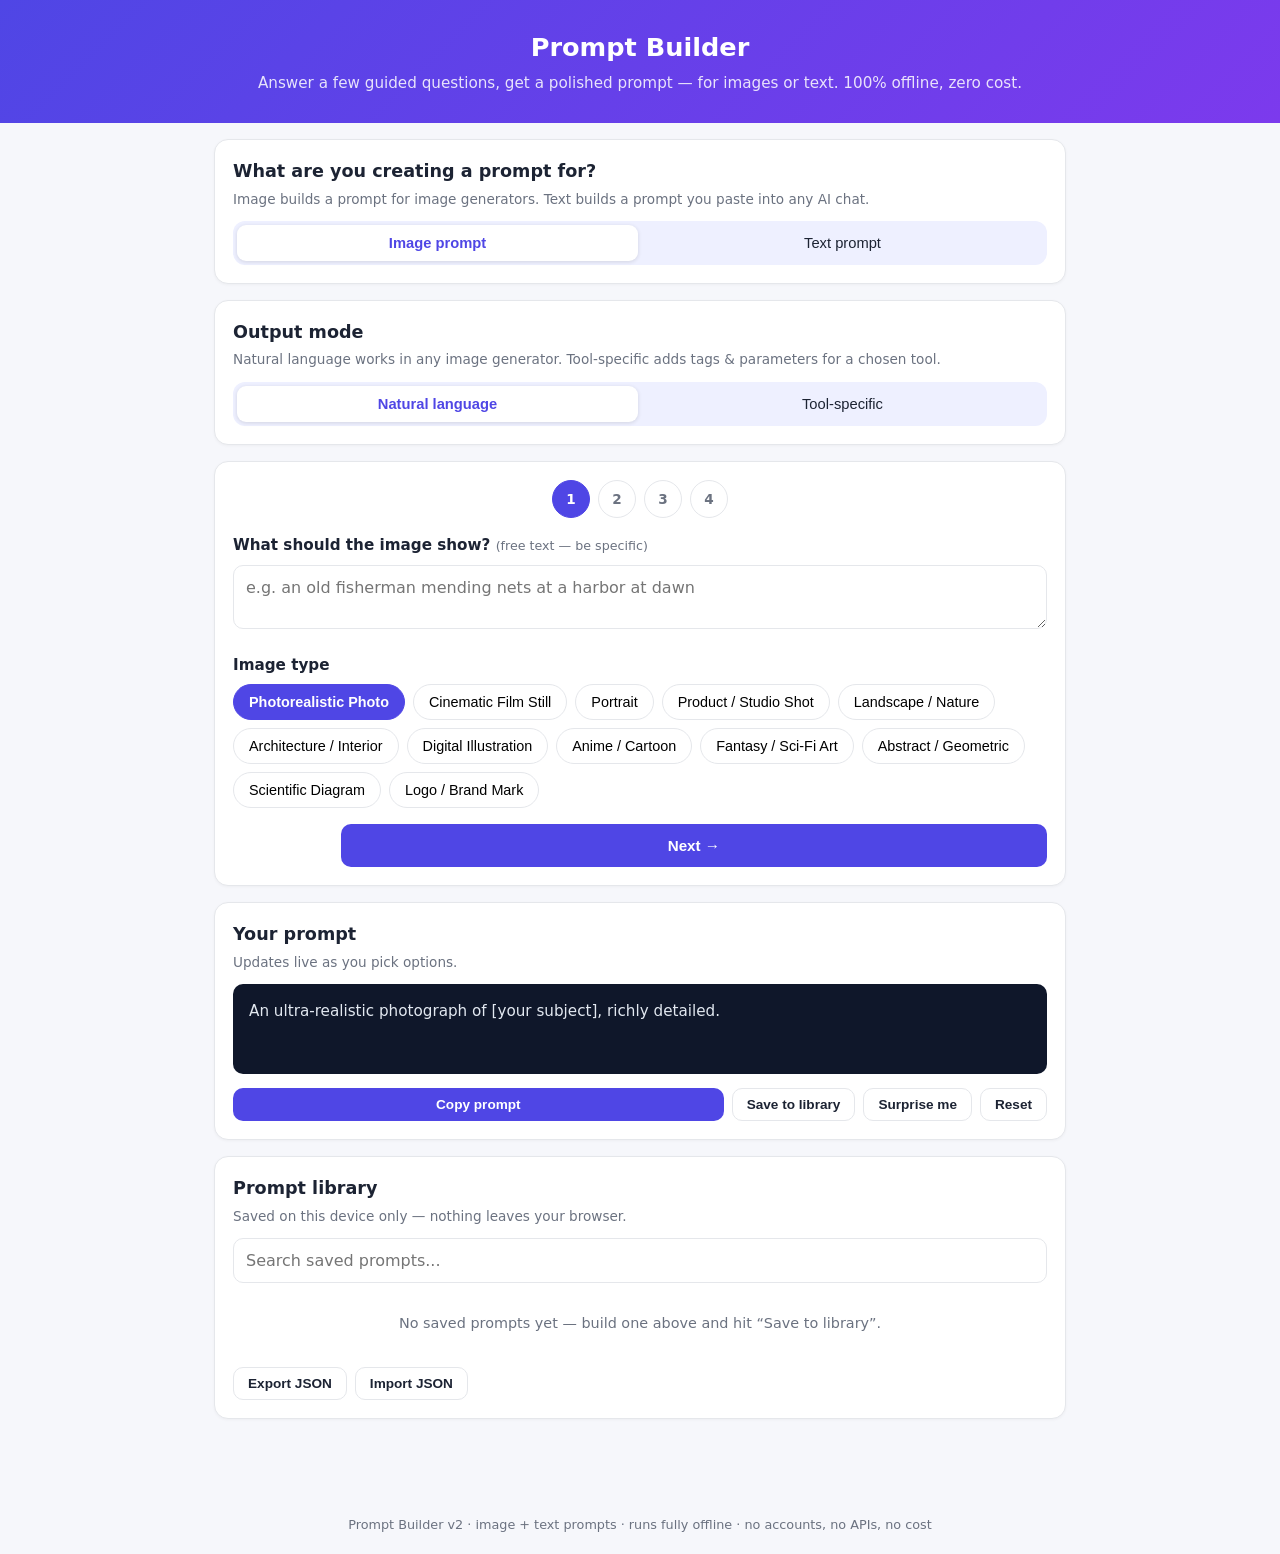
<file: prompt-builder/index.html>
<!DOCTYPE html>
<html lang="en">
<head>
<meta charset="UTF-8">
<meta name="viewport" content="width=device-width, initial-scale=1.0">
<title>Prompt Builder — Image + Text Prompts</title>
<style>
  :root {
    --bg: #f6f7fb; --card: #ffffff; --ink: #1c2333; --muted: #6b7280;
    --accent: #4f46e5; --accent-soft: #eef0ff; --border: #e5e7eb;
    --good: #047857; --radius: 14px;
  }
  * { box-sizing: border-box; }
  body { margin: 0; font-family: system-ui, -apple-system, "Segoe UI", Roboto, sans-serif;
         background: var(--bg); color: var(--ink); line-height: 1.5; }
  header { background: linear-gradient(135deg, #4f46e5, #7c3aed); color: #fff;
           padding: 28px 20px; text-align: center; }
  header h1 { margin: 0 0 6px; font-size: 1.6rem; }
  header p { margin: 0; opacity: .85; font-size: .95rem; }
  main { max-width: 880px; margin: 0 auto; padding: 16px 14px 60px; }
  .card { background: var(--card); border: 1px solid var(--border); border-radius: var(--radius);
          padding: 18px; margin-bottom: 16px; box-shadow: 0 1px 3px rgba(0,0,0,.04); }
  .card h2 { margin: 0 0 4px; font-size: 1.1rem; }
  .card .hint { color: var(--muted); font-size: .85rem; margin: 0 0 12px; }
  .chips { display: flex; flex-wrap: wrap; gap: 8px; }
  .chip { border: 1.5px solid var(--border); background: #fff; border-radius: 999px;
          padding: 9px 15px; font-size: .9rem; cursor: pointer; transition: all .15s; }
  .chip:hover { border-color: var(--accent); }
  .chip.on { background: var(--accent); border-color: var(--accent); color: #fff; font-weight: 600; }
  .chip .rec { font-size: .68rem; background: #fef3c7; color: #92400e; border-radius: 6px;
               padding: 1px 6px; margin-left: 6px; font-weight: 700; }
  .chip.on .rec { background: rgba(255,255,255,.25); color: #fff; }
  .field { margin-bottom: 18px; }
  .field:last-child { margin-bottom: 0; }
  .field > label { display: block; font-weight: 700; margin-bottom: 8px; font-size: .95rem; }
  .field > label small { font-weight: 400; color: var(--muted); }
  textarea, input[type=text], select {
    width: 100%; padding: 12px; font-size: 1rem; border: 1.5px solid var(--border);
    border-radius: 10px; font-family: inherit; }
  textarea:focus, input:focus, select:focus { outline: none; border-color: var(--accent); }
  .seg { display: flex; background: var(--accent-soft); border-radius: 12px; padding: 4px; gap: 4px; }
  .seg button { flex: 1; border: none; background: transparent; padding: 10px; border-radius: 9px;
                font-size: .92rem; cursor: pointer; color: var(--ink); }
  .seg button.on { background: #fff; font-weight: 700; box-shadow: 0 1px 4px rgba(0,0,0,.12); color: var(--accent); }
  .dots { display: flex; gap: 8px; justify-content: center; margin-bottom: 16px; }
  .dot { width: 38px; height: 38px; border-radius: 50%; display: flex; align-items: center; justify-content: center;
         background: #fff; border: 1.5px solid var(--border); font-weight: 700; font-size: .85rem; color: var(--muted);
         cursor: pointer; font-family: inherit; padding: 0; }
  .dot.on { background: var(--accent); border-color: var(--accent); color: #fff; }
  .dot.done { background: var(--accent-soft); border-color: var(--accent); color: var(--accent); }
  .step { display: none; }
  .step.on { display: block; animation: fade .2s; }
  @keyframes fade { from { opacity: 0; transform: translateY(6px);} to { opacity: 1; } }
  .nav { display: flex; gap: 10px; margin-top: 16px; }
  .btn { border: none; border-radius: 10px; padding: 12px 20px; font-size: .95rem; cursor: pointer; font-weight: 600; }
  .btn-primary { background: var(--accent); color: #fff; flex: 1; }
  .btn-ghost { background: #fff; border: 1.5px solid var(--border); color: var(--ink); }
  .btn-sm { padding: 8px 14px; font-size: .85rem; }
  #previewBox { background: #0f172a; color: #e2e8f0; border-radius: 10px; padding: 16px;
                font-size: .95rem; white-space: pre-wrap; word-break: break-word; min-height: 90px; }
  #negBox { background: #fef2f2; border: 1px solid #fecaca; color: #7f1d1d; border-radius: 10px;
            padding: 12px 16px; font-size: .88rem; margin-top: 10px; display: none; white-space: pre-wrap; }
  #noteBox { color: var(--muted); font-size: .83rem; margin-top: 10px; display: none; }
  .row { display: flex; gap: 8px; flex-wrap: wrap; margin-top: 14px; }
  .lib-item { border: 1px solid var(--border); border-radius: 10px; padding: 12px; margin-bottom: 10px; }
  .lib-item .t { font-weight: 700; font-size: .92rem; margin-bottom: 4px; }
  .lib-item .p { font-size: .83rem; color: var(--muted); margin-bottom: 8px;
                 display: -webkit-box; -webkit-line-clamp: 2; -webkit-box-orient: vertical; overflow: hidden; }
  .lib-item .acts { display: flex; gap: 6px; flex-wrap: wrap; }
  .empty { color: var(--muted); font-size: .9rem; text-align: center; padding: 18px; }
  footer { text-align: center; color: var(--muted); font-size: .8rem; padding: 20px; }
  #customPaletteWrap { margin-top: 10px; display: none; }
  #toolRow { margin-top: 12px; display: none; }
  #toolRow.on { display: block; }
</style>
</head>
<body>
<header>
  <h1>Prompt Builder</h1>
  <p>Answer a few guided questions, get a polished prompt — for images or text. 100% offline, zero cost.</p>
</header>
<main>

  <section class="card">
    <h2>What are you creating a prompt for?</h2>
    <p class="hint">Image builds a prompt for image generators. Text builds a prompt you paste into any AI chat.</p>
    <div class="seg" id="headSeg">
      <button data-head="image" class="on">Image prompt</button>
      <button data-head="text">Text prompt</button>
    </div>
  </section>

  <section class="card" id="modeCard">
    <h2>Output mode</h2>
    <p class="hint">Natural language works in any image generator. Tool-specific adds tags &amp; parameters for a chosen tool.</p>
    <div class="seg" id="modeSeg">
      <button data-mode="natural" class="on">Natural language</button>
      <button data-mode="tool">Tool-specific</button>
    </div>
    <div id="toolRow">
      <label for="toolSel" style="font-weight:700; font-size:.9rem; display:block; margin-bottom:6px;">Target tool</label>
      <select id="toolSel"></select>
    </div>
  </section>

  <section class="card" id="imageWizard">
    <div class="dots" id="dots"></div>

    <div class="step on" data-step="1">
      <div class="field">
        <label for="subject">What should the image show? <small>(free text — be specific)</small></label>
        <textarea id="subject" rows="2" placeholder="e.g. an old fisherman mending nets at a harbor at dawn"></textarea>
      </div>
      <div class="field">
        <label>Image type</label>
        <div class="chips" id="catChips"></div>
      </div>
    </div>

    <div class="step" data-step="2">
      <div class="field">
        <label>Style <small>(top picks suit your image type)</small></label>
        <div class="chips" id="styleChips"></div>
      </div>
    </div>

    <div class="step" data-step="3">
      <div class="field">
        <label>Lighting</label>
        <div class="chips" id="lightChips"></div>
      </div>
      <div class="field">
        <label>Camera / composition</label>
        <div class="chips" id="camChips"></div>
      </div>
      <div class="field">
        <label>Color palette</label>
        <div class="chips" id="palChips"></div>
        <div id="customPaletteWrap">
          <input type="text" id="customPalette" placeholder="e.g. teal and burnt orange">
        </div>
      </div>
      <div class="field">
        <label>Mood</label>
        <div class="chips" id="moodChips"></div>
      </div>
    </div>

    <div class="step" data-step="4">
      <div class="field">
        <label>Detail level</label>
        <div class="chips" id="detailChips"></div>
      </div>
      <div class="field">
        <label>Aspect ratio</label>
        <div class="chips" id="aspectChips"></div>
      </div>
      <div class="field">
        <label>Avoid <small>(tap to exclude — becomes negative prompt / --no)</small></label>
        <div class="chips" id="negChips"></div>
      </div>
    </div>

    <div class="nav">
      <button class="btn btn-ghost" id="backBtn">← Back</button>
      <button class="btn btn-primary" id="nextBtn">Next →</button>
    </div>
  </section>

  <section class="card" id="textCard" style="display:none">
    <h2>Text prompt</h2>
    <p class="hint">Pick what the prompt is for, answer the guided questions, then copy the result into any AI chat.</p>
    <div class="field">
      <label>Prompt purpose</label>
      <div class="chips" id="textHeadChips"></div>
    </div>
    <p class="hint" id="textHeadBlurb"></p>
    <div id="textFields"></div>
    <div class="field" style="margin-top:18px">
      <label>Prompt style</label>
      <div class="seg" id="textStyleSeg">
        <button data-tstyle="conversational" class="on">Conversational</button>
        <button data-tstyle="structured">Structured</button>
      </div>
      <p class="hint" style="margin:6px 0 0">Conversational reads like a natural request. Structured uses labeled sections (Role / Task / Requirements / Constraints) for tighter control.</p>
    </div>
  </section>

  <section class="card">
    <h2>Your prompt</h2>
    <p class="hint">Updates live as you pick options.</p>
    <div id="previewBox"></div>
    <div id="negBox"></div>
    <div id="noteBox"></div>
    <div class="row">
      <button class="btn btn-primary btn-sm" id="copyBtn">Copy prompt</button>
      <button class="btn btn-ghost btn-sm" id="saveBtn">Save to library</button>
      <button class="btn btn-ghost btn-sm" id="diceBtn">Surprise me</button>
      <button class="btn btn-ghost btn-sm" id="resetBtn">Reset</button>
    </div>
  </section>

  <section class="card">
    <h2>Prompt library</h2>
    <p class="hint">Saved on this device only — nothing leaves your browser.</p>
    <input type="text" id="libSearch" placeholder="Search saved prompts..." style="margin-bottom:12px;">
    <div id="libList"></div>
    <div class="row">
      <button class="btn btn-ghost btn-sm" id="exportBtn">Export JSON</button>
      <button class="btn btn-ghost btn-sm" id="importBtn">Import JSON</button>
      <input type="file" id="importFile" accept="application/json" style="display:none;">
    </div>
  </section>

</main>
<footer>Prompt Builder v2 · image + text prompts · runs fully offline · no accounts, no APIs, no cost</footer>
<script>
'use strict';
/* =====================================================================
   Prompt Builder -- engine.js
   Pure prompt-assembly logic. No DOM, no network, no dependencies.
   Browser: <script src="engine.js"> exposes global PB.
   Node: require('./engine.js') for unit testing.
   ===================================================================== */

const PB = (() => {

  const CATEGORIES = [
    { id: 'photo',        label: 'Photorealistic Photo',    icon: 'camera', natural: 'ultra-realistic photograph',             tags: 'photorealistic, ultra detailed photograph',             mjStyle: '--style raw' },
    { id: 'cinematic',    label: 'Cinematic Film Still',    icon: 'clapper', natural: 'cinematic film still',                   tags: 'cinematic film still, film grain',                    mjStyle: '--style raw' },
    { id: 'portrait',     label: 'Portrait',                icon: 'person', natural: 'striking portrait photograph',           tags: 'portrait photography, 85mm lens, sharp focus',        mjStyle: '--style raw' },
    { id: 'product',      label: 'Product / Studio Shot',   icon: 'box',    natural: 'professional studio product photograph', tags: 'studio product photography, commercial shot',         mjStyle: '--style raw' },
    { id: 'landscape',    label: 'Landscape / Nature',      icon: 'mountain', natural: 'breathtaking landscape photograph',    tags: 'landscape photography, epic scenery',                 mjStyle: '--style raw' },
    { id: 'architecture', label: 'Architecture / Interior',icon: 'building', natural: 'architectural photograph',             tags: 'architectural photography, clean lines',              mjStyle: '--style raw' },
    { id: 'illustration', label: 'Digital Illustration',    icon: 'art',    natural: 'detailed digital illustration',          tags: 'digital illustration, detailed artwork',              mjStyle: '' },
    { id: 'anime',        label: 'Anime / Cartoon',         icon: 'sparkles', natural: 'vibrant anime illustration',            tags: 'anime style, vibrant, cel shaded',                    mjStyle: '--niji 6' },
    { id: 'fantasy',      label: 'Fantasy / Sci-Fi Art',    icon: 'dragon', natural: 'epic fantasy concept art',               tags: 'fantasy concept art, epic, intricate',                mjStyle: '' },
    { id: 'abstract',     label: 'Abstract / Geometric',    icon: 'shapes', natural: 'abstract geometric composition',         tags: 'abstract geometric art, balanced composition',       mjStyle: '' },
    { id: 'scientific',   label: 'Scientific Diagram',      icon: 'flask',  natural: 'clean scientific technical diagram',     tags: 'scientific diagram, technical illustration, labeled', mjStyle: '' },
    { id: 'logo',         label: 'Logo / Brand Mark',       icon: 'badge',  natural: 'minimalist vector logo design',          tags: 'minimalist vector logo, flat design, brand mark',     mjStyle: '' },
  ];

  const STYLES = [
    { id: 'realistic',  label: 'Realistic',       natural: 'photorealistic',          tags: 'photorealistic, hyperrealistic',          cats: ['photo','portrait','product','landscape','architecture','cinematic'] },
    { id: 'cinematic-s',label: 'Cinematic',       natural: 'cinematic',               tags: 'cinematic lighting, film still',          cats: ['photo','cinematic','portrait','fantasy','landscape'] },
    { id: 'studio',     label: 'Studio Lighting', natural: 'professional studio light', tags: 'studio lighting, softbox, clean background', cats: ['photo','portrait','product'] },
    { id: 'minimalist', label: 'Minimalist',      natural: 'clean and minimalist',    tags: 'minimalist, clean, simple, uncluttered',  cats: ['abstract','logo','illustration','product','architecture','scientific'] },
    { id: 'vintage',    label: 'Vintage / Retro', natural: 'vintage retro',           tags: 'vintage, retro, film grain, nostalgic',   cats: ['photo','cinematic','portrait','illustration','landscape'] },
    { id: 'cyberpunk',  label: 'Cyberpunk',       natural: 'neon cyberpunk',          tags: 'cyberpunk, neon lights, futuristic city', cats: ['fantasy','illustration','photo','cinematic','abstract'] },
    { id: 'watercolor', label: 'Watercolor',      natural: 'soft watercolor',         tags: 'watercolor painting, soft washes',       cats: ['illustration','landscape','portrait','fantasy'] },
    { id: 'oil',        label: 'Oil Painting',    natural: 'classical oil painting',  tags: 'oil painting, textured brushstrokes',    cats: ['illustration','portrait','landscape','fantasy'] },
    { id: 'pixel',      label: 'Pixel Art',       natural: 'retro pixel art',         tags: 'pixel art, 16-bit, retro game',          cats: ['illustration','fantasy','abstract'] },
    { id: 'flat',       label: 'Flat Vector',     natural: 'flat vector',             tags: 'flat vector illustration, clean shapes', cats: ['illustration','logo','abstract','scientific'] },
    { id: 'blueprint',  label: 'Blueprint',       natural: 'engineering blueprint',   tags: 'blueprint style, technical drawing, white on blue', cats: ['scientific','architecture','abstract'] },
    { id: 'isometric',  label: 'Isometric 3D',    natural: 'isometric 3D render',      tags: 'isometric 3d render, octane render',     cats: ['illustration','architecture','product','fantasy'] },
    { id: 'double-exp', label: 'Double Exposure', natural: 'double exposure',         tags: 'double exposure, surreal blend',         cats: ['photo','portrait','abstract','fantasy'] },
    { id: 'macro-style',label: 'Macro Detail',    natural: 'extreme macro detail',    tags: 'macro photography, extreme detail',     cats: ['photo','product','scientific'] },
  ];

  const LIGHTING = [
    { id: 'golden',   label: 'Golden Hour',    natural: 'warm golden hour light',    tags: 'golden hour lighting, warm glow' },
    { id: 'blue',     label: 'Blue Hour',      natural: 'cool blue hour light',      tags: 'blue hour, cool tones' },
    { id: 'soft',     label: 'Soft Diffused',  natural: 'soft diffused lighting',    tags: 'soft diffused lighting' },
    { id: 'midday',   label: 'Harsh Midday',   natural: 'harsh midday sun',          tags: 'harsh sunlight, strong shadows' },
    { id: 'softbox',  label: 'Studio Softbox', natural: 'soft studio softbox light', tags: 'studio softbox lighting' },
    { id: 'rim',      label: 'Rim Light',      natural: 'dramatic rim lighting',     tags: 'rim lighting, edge light' },
    { id: 'neon',     label: 'Neon Glow',      natural: 'vibrant neon glow',         tags: 'neon lighting, glow' },
    { id: 'candle',   label: 'Candlelight',    natural: 'warm flickering candlelight', tags: 'candlelight, warm flicker' },
    { id: 'moon',     label: 'Moonlight',      natural: 'soft moonlight',            tags: 'moonlight, night' },
    { id: 'overcast', label: 'Overcast',       natural: 'soft overcast daylight',    tags: 'overcast lighting, even tones' },
    { id: 'chiaro',   label: 'Chiaroscuro',    natural: 'dramatic chiaroscuro light and shadow', tags: 'chiaroscuro, dramatic light and shadow' },
    { id: 'backlit',  label: 'Backlit',        natural: 'strong backlight with lens flare', tags: 'backlit, lens flare' },
  ];

  const CAMERA = [
    { id: 'eye',      label: 'Eye Level',         natural: 'eye-level shot',              tags: 'eye level shot' },
    { id: 'low',      label: 'Low Angle',         natural: 'dramatic low-angle shot',     tags: 'low angle shot, dramatic' },
    { id: 'high',     label: 'High Angle',        natural: 'high-angle shot',             tags: 'high angle shot' },
    { id: 'aerial',   label: 'Aerial / Drone',    natural: 'sweeping aerial drone view',  tags: 'aerial view, drone photography' },
    { id: 'closeup',  label: 'Close-Up',          natural: 'intimate close-up shot',      tags: 'close-up shot' },
    { id: 'extreme',  label: 'Extreme Close-Up',  natural: 'extreme close-up on fine detail', tags: 'extreme close-up' },
    { id: 'macro',    label: 'Macro',             natural: 'macro shot revealing tiny details', tags: 'macro photography' },
    { id: 'wide',     label: 'Wide Angle',        natural: 'expansive wide-angle view',   tags: 'wide angle, expansive' },
    { id: 'dutch',    label: 'Dutch Angle',       natural: 'tilted dutch-angle framing',  tags: 'dutch angle, tilted frame' },
    { id: 'sym',      label: 'Symmetrical',       natural: 'perfectly symmetrical composition', tags: 'symmetrical composition, centered' },
    { id: 'shoulder', label: 'Over-the-Shoulder', natural: 'over-the-shoulder perspective', tags: 'over the shoulder shot' },
  ];

  const PALETTES = [
    { id: 'vibrant', label: 'Vibrant & Saturated', natural: 'vibrant and saturated', tags: 'vibrant colors, saturated' },
    { id: 'pastel',  label: 'Soft Pastel',         natural: 'soft pastel',       tags: 'pastel colors, soft tones' },
    { id: 'mono',    label: 'Black & White',       natural: 'stark black-and-white',   tags: 'black and white, monochrome' },
    { id: 'warm',    label: 'Warm Tones',          natural: 'rich and warm',    tags: 'warm color palette' },
    { id: 'cool',    label: 'Cool Tones',          natural: 'cool and calming',       tags: 'cool color palette' },
    { id: 'earthy',  label: 'Earthy',              natural: 'natural earthy',        tags: 'earthy tones, natural palette' },
    { id: 'neonpal', label: 'Neon',                natural: 'electric neon',      tags: 'neon color palette, electric' },
    { id: 'duotone', label: 'Duotone',             natural: 'bold duotone',   tags: 'duotone, two-tone' },
    { id: 'custom',  label: 'Custom...',           natural: '',                         tags: '' },
  ];

  const MOODS = [
    { id: 'epic',      label: 'Epic',        natural: 'epic and awe-inspiring',   tags: 'epic, awe-inspiring' },
    { id: 'serene',    label: 'Serene',      natural: 'serene and peaceful',      tags: 'serene, peaceful' },
    { id: 'mystery',   label: 'Mysterious',  natural: 'mysterious and enigmatic', tags: 'mysterious, enigmatic' },
    { id: 'joyful',    label: 'Joyful',      natural: 'joyful and uplifting',     tags: 'joyful, uplifting' },
    { id: 'dramatic',  label: 'Dramatic',    natural: 'dramatic and intense',     tags: 'dramatic, intense' },
    { id: 'nostalgic', label: 'Nostalgic',   natural: 'nostalgic and wistful',     tags: 'nostalgic, wistful' },
    { id: 'futuristic',label: 'Futuristic',  natural: 'futuristic and sleek',      tags: 'futuristic, sleek' },
    { id: 'cozy',      label: 'Cozy',        natural: 'cozy and inviting',         tags: 'cozy, inviting' },
    { id: 'melancholy',label: 'Melancholic', natural: 'quietly melancholic',       tags: 'melancholic, contemplative' },
    { id: 'powerful',  label: 'Powerful',    natural: 'bold and powerful',         tags: 'powerful, commanding' },
  ];

  const DETAIL = [
    { id: 'concept',  label: 'Concept / Sketch', natural: 'loose concept-sketch quality',         tags: 'concept art, sketch quality' },
    { id: 'standard', label: 'Standard',         natural: 'clean standard detail',                tags: 'detailed' },
    { id: 'high',     label: 'Highly Detailed',  natural: 'richly detailed',                      tags: 'highly detailed, intricate details' },
    { id: 'ultra',    label: 'Ultra Detailed',   natural: 'ultra-detailed with lifelike texture', tags: 'ultra detailed, intricate, 8k, sharp focus' },
  ];

  const ASPECTS = [
    { id: '1:1',  label: '1:1 Square',      sdxl: '1024 x 1024' },
    { id: '4:3',  label: '4:3 Classic',     sdxl: '1152 x 896' },
    { id: '3:2',  label: '3:2 Photo',       sdxl: '1216 x 832' },
    { id: '16:9', label: '16:9 Wide',       sdxl: '1344 x 768' },
    { id: '21:9', label: '21:9 Ultra-wide', sdxl: '1536 x 640' },
    { id: '9:16', label: '9:16 Vertical',   sdxl: '768 x 1344' },
  ];

  const NEGATIVES = [
    { id: 'blurry',   label: 'Blurry',         tags: 'blurry, out of focus',                   mj: 'blurry' },
    { id: 'lowq',     label: 'Low Quality',    tags: 'low quality, worst quality, jpeg artifacts', mj: 'low quality' },
    { id: 'watermark',label: 'Watermark',      tags: 'watermark, signature, logo text',        mj: 'watermark, text' },
    { id: 'text',     label: 'Text / Letters', tags: 'text, letters, words, captions',         mj: 'text, words' },
    { id: 'hands',    label: 'Deformed Hands', tags: 'deformed hands, mutated hands',          mj: 'deformed hands' },
    { id: 'fingers',  label: 'Extra Fingers',  tags: 'extra fingers, extra limbs, deformed anatomy', mj: 'extra fingers, deformed' },
    { id: 'face',     label: 'Distorted Face', tags: 'distorted face, asymmetric face',        mj: 'distorted face' },
    { id: 'oversat',  label: 'Oversaturated',  tags: 'oversaturated, harsh contrast',          mj: 'oversaturated' },
    { id: 'noise',    label: 'Noise / Grain',  tags: 'noise, grain, artifacts',                mj: 'noise, grain' },
    { id: 'cropped',  label: 'Badly Cropped',  tags: 'badly cropped, cut off, out of frame',   mj: 'cropped, cut off' },
  ];

  const SDXL_QUALITY_TAGS = 'masterpiece, best quality';

  const TOOLS = [
    { id: 'midjourney', label: 'Midjourney' },
    { id: 'sdxl',       label: 'Stable Diffusion / SDXL' },
    { id: 'flux',       label: 'Flux' },
  ];

  function byId(table, id) {
    if (!id) return null;
    return table.find(r => r.id === id) || null;
  }
  function cap(s) { return s ? s.charAt(0).toUpperCase() + s.slice(1) : s; }
  function art(word, capitalized) {
    const a = /^[aeiou]/i.test(word || '') ? 'an' : 'a';
    return capitalized ? cap(a) : a;
  }
  function stylesFor(categoryId) {
    if (!categoryId) return STYLES.slice();
    const direct = STYLES.filter(s => s.cats.includes(categoryId));
    const rest = STYLES.filter(s => !s.cats.includes(categoryId));
    return direct.concat(rest);
  }

  /* ================= TEXT PROMPT HEADS =================
     Data-driven: each head declares its guided fields; the UI renders
     them generically and TEXT_BUILDERS assembles the prompt. */

  const TEXT_HEADS = [
    {
      id: 'linkedin', label: 'LinkedIn Post',
      blurb: 'Builds a prompt that drafts a LinkedIn-ready post in a natural, student-level voice.',
      fields: [
        { key: 'topic', label: 'Post topic', type: 'text', placeholder: 'e.g. what IAS 2 taught me about inventory write-downs' },
        { key: 'pillar', label: 'Content pillar', type: 'chips', options: [
          { id: 'fr', label: 'Financial Reporting' },
          { id: 'audit', label: 'Auditing & Assurance' },
          { id: 'tax', label: 'Taxation' },
          { id: 'bia', label: 'Business Analysis' },
          { id: 'journey', label: 'CA Journey' } ] },
        { key: 'tone', label: 'Tone', type: 'chips', options: [
          { id: 'pro', label: 'Professional & precise', prompt: 'professional and precise' },
          { id: 'convo', label: 'Conversational', prompt: 'conversational, like explaining to a peer' },
          { id: 'story', label: 'Story-driven', prompt: 'story-driven, opening with a real moment' },
          { id: 'bold', label: 'Insightful & bold', prompt: 'insightful, with a clear point of view' } ] },
        { key: 'length', label: 'Length', type: 'chips', options: [
          { id: 'short', label: 'Short (~80 words)', prompt: 'about 80 words' },
          { id: 'medium', label: 'Medium (~150 words)', prompt: 'about 150 words' },
          { id: 'long', label: 'Long (~250 words)', prompt: 'about 250 words' } ] },
        { key: 'structure', label: 'Structure', type: 'chips', options: [
          { id: 'hit', label: 'Hook → Insight → Takeaway', prompt: 'a hook, then the insight, then a takeaway' },
          { id: 'sl', label: 'Story → Lesson', prompt: 'a short story opening, then the lesson' },
          { id: 'qat', label: 'Question → Analysis → CTA', prompt: 'an opening question, then analysis, then a call to action' } ] },
        { key: 'cta', label: 'Ending', type: 'chips', options: [
          { id: 'question', label: 'End with a question' },
          { id: 'takeaway', label: 'End with a takeaway line' },
          { id: 'none', label: 'No special ending' } ] },
        { key: 'must', label: 'Must mention (optional)', type: 'text', placeholder: 'e.g. IFRS 15.35(a), exact standard wording' },
      ],
    },
    {
      id: 'study', label: 'Study Explainer',
      blurb: 'Builds a prompt that gets a clear, exam-focused explanation of any topic.',
      fields: [
        { key: 'topic', label: 'Topic to explain', type: 'text', placeholder: 'e.g. input tax apportionment under section 73' },
        { key: 'subject', label: 'Subject', type: 'chips', options: [
          { id: 'tax', label: 'CAF-2 Taxation' },
          { id: 'bia', label: 'CAF-7 BIA' },
          { id: 'audit', label: 'CAF-8 Audit' },
          { id: 'far', label: 'CAF-3 Fin. Reporting' },
          { id: 'general', label: 'General' } ] },
        { key: 'depth', label: 'Depth', type: 'chips', options: [
          { id: 'quick', label: 'Quick revision' },
          { id: 'solid', label: 'Solid understanding' },
          { id: 'deep', label: 'Exam-deep' } ] },
        { key: 'format', label: 'Format', type: 'chips', options: [
          { id: 'bullets', label: 'Bullet summary' },
          { id: 'steps', label: 'Step-by-step' },
          { id: 'example', label: 'Worked example' },
          { id: 'compare', label: 'Compare & contrast' },
          { id: 'qa', label: 'Q&A drill' } ] },
        { key: 'examq', label: 'Practice question', type: 'chips', options: [
          { id: 'yes', label: 'End with one' },
          { id: 'no', label: 'Skip it' } ] },
      ],
    },
    {
      id: 'email', label: 'Professional Email',
      blurb: 'Builds a prompt that drafts a polished, correctly-toned email.',
      fields: [
        { key: 'purpose', label: 'Purpose of the email', type: 'text', placeholder: 'e.g. ask a firm about articleship openings for next year' },
        { key: 'recipient', label: 'Recipient', type: 'chips', options: [
          { id: 'recruiter', label: 'Recruiter / HR' },
          { id: 'teacher', label: 'Teacher / Mentor' },
          { id: 'client', label: 'Client' },
          { id: 'colleague', label: 'Colleague' } ] },
        { key: 'tone', label: 'Tone', type: 'chips', options: [
          { id: 'formal', label: 'Formal', prompt: 'formal' },
          { id: 'warm', label: 'Polite & warm', prompt: 'polite and warm' },
          { id: 'direct', label: 'Concise & direct', prompt: 'concise and direct' } ] },
        { key: 'length', label: 'Length', type: 'chips', options: [
          { id: 'short', label: 'Short' },
          { id: 'medium', label: 'Medium' } ] },
        { key: 'points', label: 'Key points to cover', type: 'text', placeholder: 'one point per line (or comma-separated)' },
      ],
    },
    {
      id: 'general', label: 'General / Custom',
      blurb: 'A flexible prompt for anything else — describe the goal, shape the output.',
      fields: [
        { key: 'goal', label: 'What should the AI help with?', type: 'text', placeholder: 'e.g. turn my rough notes into a study plan for the week' },
        { key: 'audience', label: 'Who is the output for? (optional)', type: 'text', placeholder: 'e.g. a beginner, my manager, exam marker' },
        { key: 'tone', label: 'Tone', type: 'chips', options: [
          { id: 'pro', label: 'Professional', prompt: 'professional' },
          { id: 'friendly', label: 'Friendly', prompt: 'friendly' },
          { id: 'pers', label: 'Persuasive', prompt: 'persuasive' },
          { id: 'neutral', label: 'Neutral', prompt: 'neutral and objective' },
          { id: 'playful', label: 'Playful', prompt: 'playful' } ] },
        { key: 'length', label: 'Length', type: 'chips', options: [
          { id: 'short', label: 'Short', prompt: 'short' },
          { id: 'medium', label: 'Medium', prompt: 'medium length' },
          { id: 'long', label: 'Long', prompt: 'long and detailed' },
          { id: 'free', label: 'No limit', prompt: 'whatever length fits best' } ] },
        { key: 'format', label: 'Format', type: 'chips', options: [
          { id: 'paras', label: 'Paragraphs', prompt: 'clear paragraphs' },
          { id: 'bullets', label: 'Bullets', prompt: 'bullet points' },
          { id: 'steps', label: 'Numbered steps', prompt: 'numbered steps' },
          { id: 'table', label: 'Table', prompt: 'a table' },
          { id: 'script', label: 'Script / dialogue', prompt: 'a script/dialogue' } ] },
        { key: 'include', label: 'Must include (optional)', type: 'text', placeholder: 'e.g. a timeline, specific figures' },
        { key: 'avoid', label: 'Avoid (optional)', type: 'text', placeholder: 'e.g. jargon, long introductions' },
      ],
    },
  ];

  const TEXT_DEFAULTS = {
    linkedin: { topic: '', pillar: null, tone: 'pro', length: 'medium', structure: 'hit', cta: 'question', must: '' },
    study:    { topic: '', subject: 'tax', depth: 'solid', format: 'bullets', examq: 'yes' },
    email:    { purpose: '', recipient: 'recruiter', tone: 'formal', length: 'short', points: '' },
    general:  { goal: '', audience: '', tone: 'pro', length: 'medium', format: 'paras', include: '', avoid: '' },
  };

  function tOpt(head, key, id) {
    if (!head || !id) return null;
    const fd = head.fields.find(x => x.key === key);
    if (!fd || !fd.options) return null;
    return fd.options.find(o => o.id === id) || null;
  }

  function buildLinkedin(f, head, style) {
    const topic = (f.topic || '').trim() || '[your topic]';
    const pillar = tOpt(head, 'pillar', f.pillar);
    const tone = tOpt(head, 'tone', f.tone);
    const length = tOpt(head, 'length', f.length);
    const structure = tOpt(head, 'structure', f.structure);
    const must = (f.must || '').trim();
    const toneP = tone ? (tone.prompt || tone.label) : 'professional and clear';
    const lengthP = length ? (length.prompt || length.label) : 'about 150 words';
    const structP = structure ? (structure.prompt || structure.label) : 'a hook, then the insight, then a takeaway';
    const ctaKey = f.cta || 'question';
    if (style === 'structured') {
      const lines = [
        'Role: You are helping a CA Inter student (ICAP, Pakistan) draft a LinkedIn post. He is building professional credibility toward audit articleship.',
        'Task: Write a LinkedIn post about: ' + topic,
        'Context:' + (pillar ? ' Content pillar: ' + pillar.label + '.' : '') + ' Audience: accounting, audit and finance professionals and students.',
        'Requirements:',
        '- Tone: ' + toneP,
        '- Length: ' + lengthP,
        '- Structure: ' + structP,
        '- ' + (ctaKey === 'takeaway' ? 'End with one crisp takeaway line' : ctaKey === 'none' ? 'No special ending required' : 'End with a question that invites comments'),
      ];
      if (must) lines.push('- Must mention: ' + must);
      lines.push('- First person, natural human voice; no corporate cliches; minimal emojis');
      lines.push('- Close with 3-5 relevant hashtags');
      lines.push('Constraints:');
      lines.push('- Never portray the author as a qualified CA; no invented experience, results or credentials');
      lines.push('- Keep technical claims accurate and hedged; use exact standard references when citing them');
      return lines.join('\n');
    }
    return 'Write a LinkedIn post about ' + topic + '.'
      + (pillar ? ' This sits under ' + pillar.label + ' — keep it relevant to that theme.' : '')
      + ' Tone: ' + toneP + '. Length: ' + lengthP + '.'
      + ' Structure it as ' + structP + '.'
      + (ctaKey === 'takeaway' ? ' End with one crisp takeaway line.' : ctaKey === 'none' ? '' : ' End with a question that invites comments.')
      + (must ? ' Must mention: ' + must + '.' : '')
      + ' Write in the first person with a natural, human voice — no corporate cliches and no emoji overload. Close with 3-5 relevant hashtags.'
      + ' Important: I am a CA Inter student, not a qualified CA — keep it at a student\u2019s level and never invent experience or credentials.';
  }

  function buildStudy(f, head, style) {
    const topic = (f.topic || '').trim() || '[your topic]';
    const subject = tOpt(head, 'subject', f.subject);
    const depthP = f.depth === 'quick' ? 'a quick revision' : f.depth === 'deep' ? 'exam-level depth' : 'a solid working understanding';
    const formatP = f.format === 'steps' ? 'numbered steps' : f.format === 'example' ? 'a worked example with numbers'
      : f.format === 'compare' ? 'a compare-and-contrast' : f.format === 'qa' ? 'a Q&A drill' : 'a crisp bullet summary';
    const subjLabel = subject ? subject.label : 'the subject';
    const examQ = (f.examq || 'yes') === 'yes';
    if (style === 'structured') {
      const lines = [
        'Role: You are a patient tutor for a CA Inter student (ICAP, Pakistan).',
        'Task: Explain: ' + topic,
        'Context: Subject: ' + subjLabel + '. The student wants ' + depthP + '.',
        'Requirements:',
        '- Present it as ' + formatP,
        '- Start with the plain-language intuition, then the technical treatment',
        '- Use exact standard or provision references where they matter',
        '- Flag the common exam pitfalls',
      ];
      if (examQ) lines.push('- End with one exam-style practice question and a brief model answer');
      lines.push('Constraints:');
      lines.push('- Do not invent standard paragraph numbers or tax rates; say when you are unsure');
      lines.push('- Keep the explanation at syllabus level, not professional practice');
      return lines.join('\n');
    }
    return 'Explain ' + topic + ' (' + subjLabel + ') to a CA Inter student. I want ' + depthP + '.'
      + ' Present it as ' + formatP + '.'
      + ' Start with the plain-language intuition, then the technical treatment — with exact standard or provision references where they matter — and flag the common exam pitfalls.'
      + (examQ ? ' Finish with one exam-style practice question and a brief model answer.' : '');
  }

  function buildEmail(f, head, style) {
    const purpose = (f.purpose || '').trim() || '[your purpose]';
    const recipient = tOpt(head, 'recipient', f.recipient);
    const tone = tOpt(head, 'tone', f.tone);
    const toneP = tone ? (tone.prompt || tone.label) : 'formal';
    const lengthP = f.length === 'medium' ? 'medium length' : 'short and to the point';
    const points = (f.points || '').trim().split(/\n|,/).map(x => x.trim()).filter(Boolean).join('; ') || '[your key points]';
    const recipLabel = recipient ? recipient.label : 'the recipient';
    if (style === 'structured') {
      return [
        'Role: You are drafting a professional email.',
        'Task: Write an email with this purpose: ' + purpose,
        'Context: Recipient: ' + recipLabel + '.',
        'Requirements:',
        '- Tone: ' + toneP,
        '- Length: ' + lengthP,
        '- Cover these points: ' + points,
        '- Include a clear subject line, an appropriate greeting and a professional sign-off',
        'Constraints:',
        '- No invented names, dates or commitments',
      ].join('\n');
    }
    return 'Draft a professional email. Purpose: ' + purpose + '. Recipient: ' + recipLabel + '.'
      + ' Tone: ' + toneP + '. Length: ' + lengthP + '.'
      + ' It must cover these points: ' + points + '.'
      + ' Include a clear subject line, an appropriate greeting, and a professional sign-off.';
  }

  function buildGeneral(f, head, style) {
    const goal = (f.goal || '').trim() || '[describe what you want]';
    const audience = (f.audience || '').trim() || 'a general audience';
    const tone = tOpt(head, 'tone', f.tone);
    const length = tOpt(head, 'length', f.length);
    const format = tOpt(head, 'format', f.format);
    const include = (f.include || '').trim();
    const avoid = (f.avoid || '').trim();
    const toneP = tone ? (tone.prompt || tone.label) : 'professional';
    const lengthP = length ? (length.prompt || length.label) : 'medium length';
    const formatP = format ? (format.prompt || format.label) : 'clear paragraphs';
    if (style === 'structured') {
      const lines = [
        'Role: You are a helpful assistant.',
        'Task: ' + goal,
        'Context: Audience: ' + audience + '.',
        'Requirements:',
        '- Tone: ' + toneP,
        '- Length: ' + lengthP,
        '- Format: ' + formatP,
      ];
      if (include) lines.push('- Must include: ' + include);
      if (avoid) lines.push('- Avoid: ' + avoid);
      return lines.join('\n');
    }
    return 'Help me with this: ' + goal
      + ' The output is for ' + audience + '.'
      + ' Tone: ' + toneP + '. Length: ' + lengthP + '. Format: ' + formatP + '.'
      + (include ? ' Must include: ' + include + '.' : '')
      + (avoid ? ' Avoid: ' + avoid + '.' : '');
  }

  const TEXT_BUILDERS = { linkedin: buildLinkedin, study: buildStudy, email: buildEmail, general: buildGeneral };

  function buildTextPrompt(s) {
    const head = TEXT_HEADS.find(h => h.id === (s || {}).textHead) || TEXT_HEADS[0];
    const saved = (s && s.text && s.text[head.id]) || {};
    const f = Object.assign({}, TEXT_DEFAULTS[head.id], saved);
    const style = (s && s.textStyle === 'structured') ? 'structured' : 'conversational';
    return { main: TEXT_BUILDERS[head.id](f, head, style), negative: null, note: null };
  }

  function blankState() {
    return {
      mode: 'natural',
      tool: 'midjourney',
      subject: '',
      category: 'photo',
      style: null,
      lighting: null,
      camera: null,
      palette: null,
      customPalette: '',
      mood: null,
      detail: 'high',
      aspect: '16:9',
      negatives: [],
      head: 'image',            // 'image' | 'text'
      textHead: 'linkedin',
      textStyle: 'conversational', // 'conversational' | 'structured'
      text: JSON.parse(JSON.stringify(TEXT_DEFAULTS)),
    };
  }

  function buildPrompt(s) {
    const subject = (s.subject || '').trim() || '[your subject]';
    const cat = byId(CATEGORIES, s.category) || CATEGORIES[0];
    const style = byId(STYLES, s.style);
    const lighting = byId(LIGHTING, s.lighting);
    const camera = byId(CAMERA, s.camera);
    const palette = s.palette === 'custom'
      ? ((s.customPalette || '').trim() ? { natural: (s.customPalette || '').trim(), tags: (s.customPalette || '').trim() } : null)
      : byId(PALETTES, s.palette);
    const mood = byId(MOODS, s.mood);
    const detail = byId(DETAIL, s.detail) || byId(DETAIL, 'high');
    const aspect = byId(ASPECTS, s.aspect) || byId(ASPECTS, '16:9');
    const negs = (s.negatives || []).map(id => byId(NEGATIVES, id)).filter(Boolean);

    if (s.mode === 'natural') {
      const parts = [
        art(cat.natural, true) + ' ' + cat.natural + ' of ' + subject,
        style ? 'in a ' + style.natural + ' style' : null,
        lighting ? 'lit by ' + lighting.natural : null,
        camera ? 'captured as an ' + camera.natural : null,
        palette ? 'with a ' + palette.natural + ' color palette' : null,
        mood ? 'evoking a ' + mood.natural + ' mood' : null,
        detail.natural,
      ].filter(Boolean);
      return { main: cap(parts.join(', ')) + '.', negative: null, note: null };
    }

    const tool = s.tool || 'midjourney';

    if (tool === 'midjourney') {
      const bits = [subject, cat.tags, style ? style.tags : null, lighting ? lighting.tags : null,
                    camera ? camera.tags : null, palette ? palette.tags : null,
                    mood ? mood.tags : null, detail.tags].filter(Boolean);
      let main = bits.join(', ');
      main += ' --ar ' + aspect.id;
      if (cat.mjStyle) main += ' ' + cat.mjStyle;
      if (negs.length) main += ' --no ' + negs.map(n => n.mj).join(', ');
      return { main, negative: null, note: 'Paste into Midjourney. Tweak --ar or add --chaos / --stylize as needed.' };
    }

    if (tool === 'sdxl') {
      const bits = [SDXL_QUALITY_TAGS, subject, cat.tags, style ? style.tags : null,
                    lighting ? lighting.tags : null, camera ? camera.tags : null,
                    palette ? palette.tags : null, mood ? mood.tags : null, detail.tags].filter(Boolean);
      return {
        main: bits.join(', '),
        negative: negs.length ? negs.map(n => n.tags).join(', ') : null,
        note: 'Suggested settings: 28-35 steps, CFG 5-7, sampler DPM++ 2M Karras, size ' + aspect.sdxl + ' for ' + aspect.id + '.',
      };
    }

    const desc = [
      subject, 'as ' + art(cat.natural, false) + ' ' + cat.natural,
      style ? 'in ' + style.natural + ' style' : null,
      lighting ? 'with ' + lighting.natural : null,
      camera ? camera.natural : null,
      palette ? palette.natural + ' palette' : null,
      mood ? mood.natural + ' mood' : null,
    ].filter(Boolean).join(', ');
    return {
      main: cap(desc) + '. ' + cap(detail.tags) + ', aspect ratio ' + aspect.id + '.',
      negative: null,
      note: 'Flux follows descriptive language best -- keep the subject description rich and specific.',
    };
  }

  return {
    CATEGORIES, STYLES, LIGHTING, CAMERA, PALETTES, MOODS, DETAIL,
    ASPECTS, NEGATIVES, TOOLS,
    TEXT_HEADS, TEXT_DEFAULTS, buildTextPrompt,
    byId, stylesFor, blankState, buildPrompt,
  };
})();

if (typeof module !== 'undefined' && module.exports) module.exports = PB;

</script>
<script>
'use strict';
/* UI wiring — state, rendering, preview, library (localStorage). */
const S = PB.blankState();
let step = 1;
const $ = id => document.getElementById(id);
const LIB_KEY = 'promptBuilder.library.v1';

function chip(container, item, selected, onPick, badge) {
  const b = document.createElement('button');
  b.className = 'chip' + (selected ? ' on' : '');
  b.innerHTML = item.label + (badge ? '<span class="rec">pick</span>' : '');
  b.onclick = () => { onPick(item.id); };
  container.appendChild(b);
}
function clear(el) { while (el.firstChild) el.removeChild(el.firstChild); }

function render() {
  const isText = S.head === 'text';
  // head switcher + section visibility
  document.querySelectorAll('#headSeg button').forEach(b =>
    b.classList.toggle('on', b.dataset.head === S.head));
  $('modeCard').style.display = isText ? 'none' : 'block';
  $('imageWizard').style.display = isText ? 'none' : 'block';
  $('textCard').style.display = isText ? 'block' : 'none';
  $('diceBtn').style.display = isText ? 'none' : '';
  document.querySelectorAll('#textStyleSeg button').forEach(b =>
    b.classList.toggle('on', b.dataset.tstyle === S.textStyle));
  if (isText) { renderText(); return; }

  // mode + tool
  document.querySelectorAll('#modeSeg button').forEach(b =>
    b.classList.toggle('on', b.dataset.mode === S.mode));
  $('toolRow').classList.toggle('on', S.mode === 'tool');
  $('toolSel').value = S.tool;

  // dots
  const dots = $('dots'); clear(dots);
  for (let i = 1; i <= 4; i++) {
    const d = document.createElement('button');
    d.type = 'button';
    d.className = 'dot' + (i === step ? ' on' : (i < step ? ' done' : ''));
    d.textContent = i;
    d.setAttribute('aria-label', 'Go to step ' + i);
    d.onclick = () => { step = i; render(); window.scrollTo({ top: 0, behavior: 'smooth' }); };
    dots.appendChild(d);
  }
  document.querySelectorAll('.step').forEach(s =>
    s.classList.toggle('on', +s.dataset.step === step));
  $('backBtn').style.visibility = step === 1 ? 'hidden' : 'visible';
  $('nextBtn').textContent = step === 4 ? '✓ Done' : 'Next →';

  // step 1
  if ($('subject').value !== S.subject) $('subject').value = S.subject;
  const cats = $('catChips'); clear(cats);
  PB.CATEGORIES.forEach(c => chip(cats, c, S.category === c.id, id => { S.category = id; render(); }));

  // step 2 — styles, recommended first
  const styles = $('styleChips'); clear(styles);
  const ordered = PB.stylesFor(S.category);
  const nRec = PB.STYLES.filter(x => x.cats.includes(S.category)).length;
  ordered.forEach((st, i) => chip(styles, st, S.style === st.id,
    id => { S.style = (S.style === id ? null : id); render(); }, i < nRec));

  // step 3
  const lights = $('lightChips'); clear(lights);
  PB.LIGHTING.forEach(l => chip(lights, l, S.lighting === l.id,
    id => { S.lighting = (S.lighting === id ? null : id); render(); }));
  const cams = $('camChips'); clear(cams);
  PB.CAMERA.forEach(c => chip(cams, c, S.camera === c.id,
    id => { S.camera = (S.camera === id ? null : id); render(); }));
  const pals = $('palChips'); clear(pals);
  PB.PALETTES.forEach(p => chip(pals, p, S.palette === p.id,
    id => { S.palette = (S.palette === id ? null : id); render(); }));
  $('customPaletteWrap').style.display = S.palette === 'custom' ? 'block' : 'none';
  if ($('customPalette').value !== S.customPalette) $('customPalette').value = S.customPalette;
  const moods = $('moodChips'); clear(moods);
  PB.MOODS.forEach(m => chip(moods, m, S.mood === m.id,
    id => { S.mood = (S.mood === id ? null : id); render(); }));

  // step 4
  const det = $('detailChips'); clear(det);
  PB.DETAIL.forEach(d => chip(det, d, S.detail === d.id, id => { S.detail = id; render(); }));
  const asp = $('aspectChips'); clear(asp);
  PB.ASPECTS.forEach(a => chip(asp, a, S.aspect === a.id, id => { S.aspect = id; render(); }));
  const negs = $('negChips'); clear(negs);
  PB.NEGATIVES.forEach(n => chip(negs, n, S.negatives.includes(n.id),
    id => {
      S.negatives = S.negatives.includes(id)
        ? S.negatives.filter(x => x !== id)
        : S.negatives.concat(id);
      render();
    }));

  updatePreview();
}

/* ---- text heads ---- */
function textHeadDef() {
  return PB.TEXT_HEADS.find(h => h.id === S.textHead) || PB.TEXT_HEADS[0];
}
function currentTextFields() {
  const head = textHeadDef();
  const saved = (S.text && S.text[head.id]) || {};
  const out = {};
  head.fields.forEach(fd => {
    out[fd.key] = (fd.key in saved) ? saved[fd.key]
      : (PB.TEXT_DEFAULTS[head.id] && fd.key in PB.TEXT_DEFAULTS[head.id] ? PB.TEXT_DEFAULTS[head.id][fd.key]
      : (fd.type === 'text' ? '' : null));
  });
  return out;
}
function setTextField(key, value) {
  S.text = S.text || {};
  S.text[S.textHead] = S.text[S.textHead] || {};
  S.text[S.textHead][key] = value;
}
function textTitle() {
  const t = (S.text && S.text[S.textHead]) || {};
  return ((t.topic || t.purpose || t.goal || '').trim().slice(0, 42)) || 'Untitled prompt';
}
function renderText() {
  const hc = $('textHeadChips'); clear(hc);
  PB.TEXT_HEADS.forEach(h => chip(hc, { id: h.id, label: h.label },
    S.textHead === h.id, id => { S.textHead = id; render(); }));
  const head = textHeadDef();
  $('textHeadBlurb').textContent = head.blurb || '';
  const wrap = $('textFields'); clear(wrap);
  const f = currentTextFields();
  head.fields.forEach(fd => {
    const div = document.createElement('div'); div.className = 'field';
    const lab = document.createElement('label'); lab.textContent = fd.label; div.appendChild(lab);
    if (fd.type === 'text') {
      const multiline = ['topic', 'purpose', 'goal', 'points'].includes(fd.key);
      const inp = document.createElement(multiline ? 'textarea' : 'input');
      if (multiline) inp.rows = 2; else inp.type = 'text';
      inp.placeholder = fd.placeholder || '';
      inp.value = f[fd.key] || '';
      inp.addEventListener('input', e => { setTextField(fd.key, e.target.value); updatePreview(); });
      div.appendChild(inp);
    } else {
      const c = document.createElement('div'); c.className = 'chips';
      fd.options.forEach(o => chip(c, o, f[fd.key] === o.id,
        id => { setTextField(fd.key, f[fd.key] === id ? null : id); render(); }));
      div.appendChild(c);
    }
    wrap.appendChild(div);
  });
  updatePreview();
}

function currentResult() {
  return S.head === 'text' ? PB.buildTextPrompt(S) : PB.buildPrompt(S);
}

function updatePreview() {
  const r = currentResult();
  $('previewBox').textContent = r.main;
  const nb = $('negBox');
  if (r.negative) { nb.style.display = 'block'; nb.textContent = 'Negative: ' + r.negative; }
  else nb.style.display = 'none';
  const nt = $('noteBox');
  if (r.note) { nt.style.display = 'block'; nt.textContent = r.note; }
  else nt.style.display = 'none';
}

function fullCopyText() {
  const r = currentResult();
  return r.main + (r.negative ? '\n\nNegative prompt:\n' + r.negative : '');
}
function copyText(t, btn, okLabel) {
  const done = () => { const o = btn.textContent; btn.textContent = okLabel || 'Copied ✓';
    setTimeout(() => btn.textContent = o, 1500); };
  if (navigator.clipboard && navigator.clipboard.writeText) {
    navigator.clipboard.writeText(t).then(done).catch(() => fallback());
  } else fallback();
  function fallback() {
    const ta = document.createElement('textarea');
    ta.value = t; document.body.appendChild(ta); ta.select();
    try { document.execCommand('copy'); done(); } catch (e) {}
    document.body.removeChild(ta);
  }
}

/* ---- library ---- */
function getLib() {
  try { return JSON.parse(localStorage.getItem(LIB_KEY) || '[]'); }
  catch (e) { return []; }
}
function setLib(l) { try { localStorage.setItem(LIB_KEY, JSON.stringify(l)); } catch (e) { /* sandboxed viewer: library just won't persist */ } }
function renderLib() {
  const q = ($('libSearch').value || '').toLowerCase();
  const list = $('libList'); clear(list);
  const items = getLib().filter(it =>
    !q || (it.name + ' ' + it.prompt).toLowerCase().includes(q));
  if (!items.length) { list.innerHTML = '<div class="empty">No saved prompts yet — build one above and hit “Save to library”.</div>'; return; }
  items.slice().reverse().forEach(it => {
    const d = document.createElement('div'); d.className = 'lib-item';
    const t = document.createElement('div'); t.className = 't'; t.textContent = it.name;
    const p = document.createElement('div'); p.className = 'p'; p.textContent = it.prompt;
    const acts = document.createElement('div'); acts.className = 'acts';
    const mk = (label, fn) => { const b = document.createElement('button');
      b.className = 'btn btn-ghost btn-sm'; b.textContent = label; b.onclick = fn; acts.appendChild(b); };
    mk('Load', () => {
      const ns = JSON.parse(JSON.stringify(it.state));
      Object.keys(ns).forEach(k => S[k] = ns[k]);
      step = 1; render(); window.scrollTo({ top: 0, behavior: 'smooth' });
    });
    mk('Copy', e => copyText(it.prompt + (it.negative ? '\n\nNegative prompt:\n' + it.negative : ''), e.target));
    mk('Delete', () => { if (confirm('Delete this saved prompt?')) { setLib(getLib().filter(x => x.id !== it.id)); renderLib(); } });
    d.appendChild(t); d.appendChild(p); d.appendChild(acts); list.appendChild(d);
  });
}

/* ---- events ---- */
document.querySelectorAll('#headSeg button').forEach(b =>
  b.onclick = () => { S.head = b.dataset.head; render(); window.scrollTo({ top: 0, behavior: 'smooth' }); });
document.querySelectorAll('#textStyleSeg button').forEach(b =>
  b.onclick = () => { S.textStyle = b.dataset.tstyle; render(); });
document.querySelectorAll('#modeSeg button').forEach(b =>
  b.onclick = () => { S.mode = b.dataset.mode; render(); });
$('toolSel').onchange = e => { S.tool = e.target.value; render(); };
$('subject').addEventListener('input', e => { S.subject = e.target.value; updatePreview(); });
$('customPalette').addEventListener('input', e => { S.customPalette = e.target.value; updatePreview(); });
$('backBtn').onclick = () => { if (step > 1) { step--; render(); } };
$('nextBtn').onclick = () => { if (step < 4) { step++; render(); } else { window.scrollTo({ top: 0, behavior: 'smooth' }); } };
$('copyBtn').onclick = e => copyText(fullCopyText(), e.target);
$('saveBtn').onclick = e => {
  const r = currentResult();
  const lib = getLib();
  const name = S.head === 'text' ? textTitle() : ((S.subject || '').trim().slice(0, 42) || 'Untitled prompt');
  lib.push({ id: 'p' + Date.now(), ts: Date.now(), name,
             mode: S.mode, tool: S.tool, prompt: r.main, negative: r.negative,
             state: JSON.parse(JSON.stringify(S)) });
  setLib(lib); renderLib();
  const o = e.target.textContent; e.target.textContent = 'Saved ✓';
  setTimeout(() => e.target.textContent = o, 1500);
};
$('diceBtn').onclick = () => {
  const pick = arr => arr[Math.floor(Math.random() * arr.length)].id;
  S.category = pick(PB.CATEGORIES);
  S.style = pick(PB.stylesFor(S.category).slice(0, 6));
  S.lighting = pick(PB.LIGHTING); S.camera = pick(PB.CAMERA);
  S.palette = pick(PB.PALETTES.filter(p => p.id !== 'custom'));
  S.mood = pick(PB.MOODS); S.detail = pick(PB.DETAIL); S.aspect = pick(PB.ASPECTS);
  step = 1; render();
};
$('resetBtn').onclick = () => {
  if (S.head === 'text') {
    const defs = PB.TEXT_DEFAULTS[S.textHead] || {};
    S.text = S.text || {};
    S.text[S.textHead] = JSON.parse(JSON.stringify(defs));
    render();
    return;
  }
  const keep = { mode: S.mode, tool: S.tool, head: S.head, textHead: S.textHead, textStyle: S.textStyle, text: S.text };
  Object.assign(S, PB.blankState());
  Object.assign(S, keep);
  step = 1; render();
};
$('libSearch').addEventListener('input', renderLib);
$('exportBtn').onclick = () => {
  const blob = new Blob([JSON.stringify(getLib(), null, 2)], { type: 'application/json' });
  const a = document.createElement('a');
  a.href = URL.createObjectURL(blob); a.download = 'prompt-library.json'; a.click();
  setTimeout(() => URL.revokeObjectURL(a.href), 2000);
};
$('importBtn').onclick = () => $('importFile').click();
$('importFile').onchange = e => {
  const f = e.target.files[0]; if (!f) return;
  const rd = new FileReader();
  rd.onload = () => {
    try {
      const arr = JSON.parse(rd.result);
      if (!Array.isArray(arr)) throw new Error('bad file');
      setLib(getLib().concat(arr)); renderLib();
    } catch (err) { alert('Could not import that file.'); }
  };
  rd.readAsText(f); e.target.value = '';
};

/* ---- init ---- */
(function init() {
  const ts = $('toolSel');
  PB.TOOLS.forEach(t => { const o = document.createElement('option'); o.value = t.id; o.textContent = t.label; ts.appendChild(o); });
  render(); renderLib();
})();
</script>
</body>
</html>
</file>
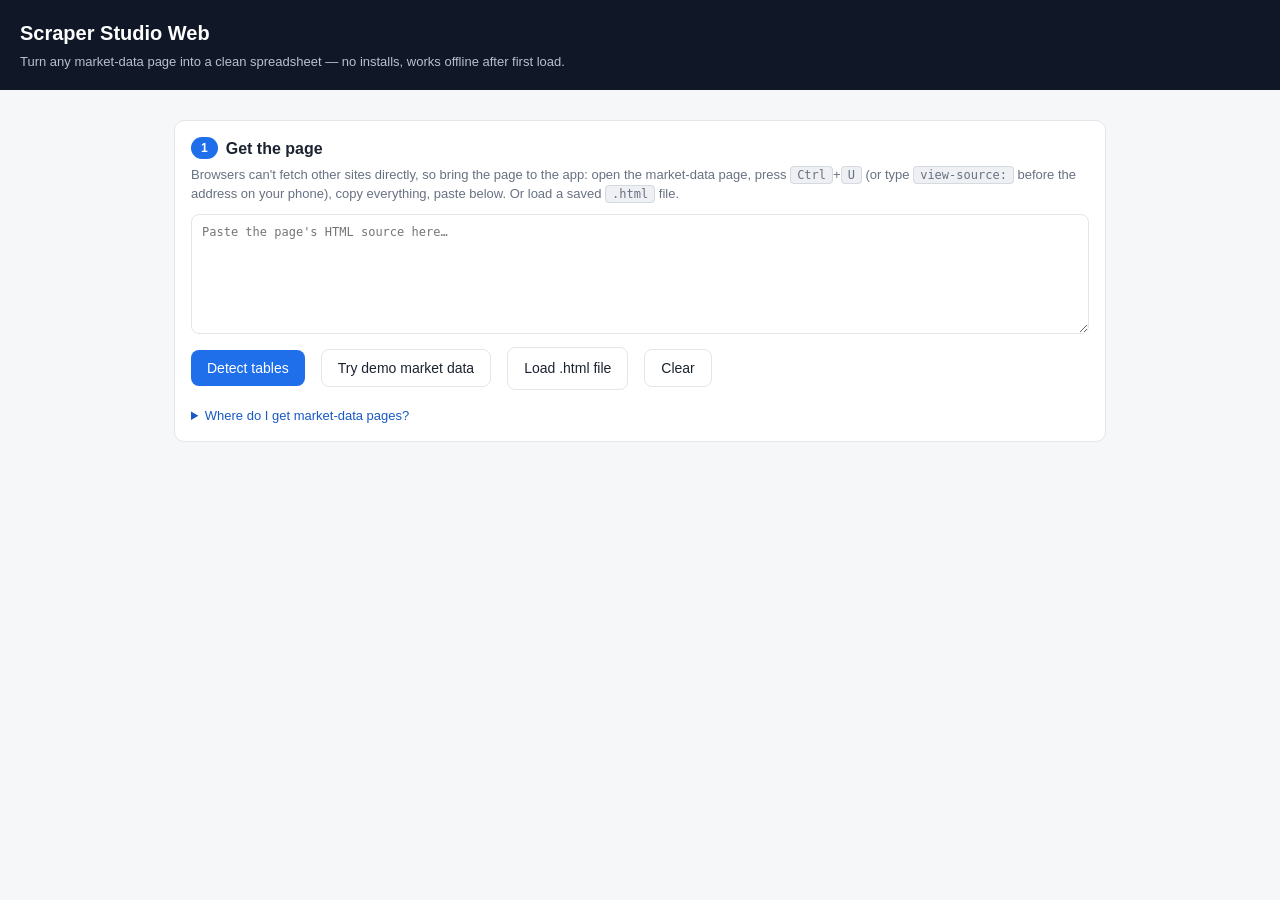
<file: scraper-studio/index.html>
<!DOCTYPE html>
<html lang="en">
<head>
<meta charset="UTF-8">
<meta name="viewport" content="width=device-width, initial-scale=1.0">
<title>Scraper Studio Web — table extractor for market data</title>
<style>
  :root { --bg:#f6f7f9; --card:#ffffff; --ink:#1c2330; --muted:#687182;
          --line:#e3e6eb; --accent:#1f6feb; --accent-d:#1859c4; --ok:#1a7f37; }
  * { box-sizing:border-box; }
  body { margin:0; font-family:-apple-system,"Segoe UI",Roboto,Arial,sans-serif;
         background:var(--bg); color:var(--ink); line-height:1.5; }
  header { background:#101828; color:#fff; padding:18px 20px; }
  header h1 { margin:0 0 4px; font-size:20px; }
  header p { margin:0; color:#b8c0cc; font-size:13px; }
  main { max-width:960px; margin:0 auto; padding:16px 14px 60px; }
  section.card { background:var(--card); border:1px solid var(--line);
                 border-radius:10px; padding:16px; margin:14px 0; }
  section.card h2 { margin:0 0 4px; font-size:16px; }
  section.card h2 .step { display:inline-block; background:var(--accent); color:#fff;
      font-size:12px; border-radius:20px; padding:2px 10px; margin-right:8px;
      vertical-align:2px; }
  .hint { color:var(--muted); font-size:13px; margin:4px 0 10px; }
  textarea { width:100%; min-height:120px; font-family:ui-monospace,Consolas,monospace;
             font-size:12px; border:1px solid var(--line); border-radius:8px; padding:10px; }
  button { background:var(--accent); color:#fff; border:0; border-radius:8px;
           padding:10px 16px; font-size:14px; cursor:pointer; margin:6px 6px 6px 0; }
  button:hover { background:var(--accent-d); }
  button.ghost { background:#fff; color:var(--ink); border:1px solid var(--line); }
  button.ghost:hover { background:#f0f2f5; }
  button:disabled { opacity:.45; cursor:default; }
  .row { display:flex; gap:10px; flex-wrap:wrap; align-items:center; }
  input[type=text], select { border:1px solid var(--line); border-radius:8px;
      padding:9px 10px; font-size:14px; }
  input[type=text] { min-width:200px; }
  .table-card { border:1px solid var(--line); border-radius:8px; padding:10px 12px;
      margin:8px 0; cursor:pointer; }
  .table-card:hover { border-color:var(--accent); }
  .table-card.sel { border:2px solid var(--accent); background:#f0f6ff; }
  .table-card b { font-size:14px; }
  .table-card .meta { color:var(--muted); font-size:12px; }
  .tblwrap { overflow-x:auto; margin-top:10px; border:1px solid var(--line);
             border-radius:8px; }
  table.prev { border-collapse:collapse; width:100%; font-size:12px; }
  table.prev th, table.prev td { border:1px solid var(--line); padding:6px 8px;
      text-align:left; white-space:nowrap; }
  table.prev th { background:#f0f2f5; }
  .colrow { display:flex; gap:8px; align-items:center; padding:8px 0;
      border-bottom:1px dashed var(--line); flex-wrap:wrap; }
  .colrow .orig { color:var(--muted); font-size:12px; min-width:110px; }
  .colrow input[type=text] { padding:6px 8px; font-size:13px; min-width:140px; }
  .colrow select { padding:6px 8px; font-size:13px; }
  pre.code { background:#101828; color:#d6deeb; padding:14px; border-radius:8px;
      overflow-x:auto; font-size:12px; }
  .pill { display:inline-block; background:#eef4ff; color:var(--accent-d);
      border-radius:20px; padding:2px 10px; font-size:12px; margin:2px 4px 2px 0; }
  .pageitem { border:1px solid var(--line); border-radius:8px; padding:8px 12px;
      margin:6px 0; font-size:13px; display:flex; justify-content:space-between;
      align-items:center; }
  #toast { position:fixed; bottom:18px; left:50%; transform:translateX(-50%);
      background:#101828; color:#fff; padding:10px 18px; border-radius:8px;
      font-size:13px; display:none; z-index:99; }
  .kbd { background:#eef0f3; border:1px solid #d5d9e0; border-radius:4px;
      padding:1px 6px; font-family:ui-monospace,monospace; font-size:12px; }
  details.help { margin-top:10px; font-size:13px; color:var(--muted); }
  details.help summary { cursor:pointer; color:var(--accent-d); }
</style>
</head>
<body>
<header>
  <h1>Scraper Studio Web</h1>
  <p>Turn any market-data page into a clean spreadsheet — no installs, works offline after first load.</p>
</header>
<main>

<section class="card" id="s1">
  <h2><span class="step">1</span>Get the page</h2>
  <p class="hint">Browsers can't fetch other sites directly, so bring the page to the app:
  open the market-data page, press <span class="kbd">Ctrl</span>+<span class="kbd">U</span>
  (or type <span class="kbd">view-source:</span> before the address on your phone),
  copy everything, paste below. Or load a saved <span class="kbd">.html</span> file.</p>
  <textarea id="htmlIn" placeholder="Paste the page's HTML source here…"></textarea>
  <div class="row">
    <button id="parseBtn">Detect tables</button>
    <button class="ghost" id="demoBtn">Try demo market data</button>
    <label class="ghost" style="border:1px solid var(--line);border-radius:8px;padding:10px 16px;font-size:14px;cursor:pointer;margin:6px 6px 6px 0;">
      Load .html file <input type="file" id="fileIn" accept=".html,.htm,text/html" style="display:none">
    </label>
    <button class="ghost" id="clearBtn">Clear</button>
  </div>
  <details class="help"><summary>Where do I get market-data pages?</summary>
    <p>Any PSX/broker page with a prices table works. The app never sends the page
    anywhere — everything happens on your device. Tip: pages that load data with
    JavaScript may show empty tables in view-source; in that case use your browser's
    "Save page" first, then load the saved file.</p>
  </details>
</section>

<section class="card" id="s2" hidden>
  <h2><span class="step">2</span>Pick the table</h2>
  <p class="hint" id="tblCount"></p>
  <div id="tblList"></div>
  <div class="tblwrap" id="prevWrap" hidden>
    <table class="prev"><thead><tr id="prevHead"></tr></thead>
    <tbody id="prevBody"></tbody></table>
  </div>
  <p class="hint" id="prevNote"></p>
</section>

<section class="card" id="s3" hidden>
  <h2><span class="step">3</span>Clean the columns</h2>
  <p class="hint">Rename, hide, or set the type. Number columns get commas, <span class="kbd">%</span>
  and <span class="kbd">( )</span> negatives cleaned so Excel sees real numbers.</p>
  <div id="colList"></div>
</section>

<section class="card" id="s4" hidden>
  <h2><span class="step">4</span>More pages <span style="font-weight:normal;color:var(--muted);font-size:13px;">(optional)</span></h2>
  <p class="hint">Paginated listing? Paste each extra page's HTML — the app grabs the same
  table from every page and stacks the rows.</p>
  <div id="pageList"></div>
  <div class="row">
    <button class="ghost" id="addPageBtn">+ Add another page</button>
  </div>
  <div id="addPageBox" hidden>
    <textarea id="htmlIn2" placeholder="Paste the next page's HTML source here…"></textarea>
    <div class="row"><button id="appendBtn">Append this page's rows</button></div>
  </div>
</section>

<section class="card" id="s5" hidden>
  <h2><span class="step">5</span>Export</h2>
  <p class="hint" id="rowCount"></p>
  <div class="row">
    <button id="csvBtn">Download CSV</button>
    <button class="ghost" id="tsvBtn">Copy for Excel (TSV)</button>
  </div>
</section>

<section class="card" id="s6" hidden>
  <h2><span class="step">6</span>Python code <span style="font-weight:normal;color:var(--muted);font-size:13px;">(optional)</span></h2>
  <p class="hint">The equivalent scraper script, in case you ever want to automate it.
  Type the page's address so the script knows where to fetch from.</p>
  <div class="row">
    <input type="text" id="urlIn" placeholder="https://example.com/market-prices" style="flex:1">
    <button class="ghost" id="codeBtn">Generate</button>
    <button class="ghost" id="copyCodeBtn">Copy</button>
  </div>
  <pre class="code" id="codeOut"># Your generated script will appear here.</pre>
</section>

<section class="card" id="s7" hidden>
  <h2><span class="step">7</span>Save this setup</h2>
  <p class="hint">Save the table choice + column setup as a named recipe (kept in this browser).</p>
  <div class="row">
    <input type="text" id="recipeName" placeholder="e.g. KSE daily prices">
    <button class="ghost" id="saveRecipeBtn">Save recipe</button>
  </div>
  <div id="recipeList"></div>
</section>

</main>
<div id="toast"></div>
<script>
"use strict";
/* ================= Engine (no DOM dependencies except DOMParser) ================= */
const SS = (() => {
  // Parse HTML, return top-level tables only (nested tables excluded).
  function parseTables(html) {
    const doc = new DOMParser().parseFromString(html || "", "text/html");
    const all = Array.from(doc.querySelectorAll("table"));
    const tops = all.filter(t => !(t.parentElement && t.parentElement.closest("table")));
    return tops.map((t, i) => describeTable(t, i));
  }

  function rowCells(tr) {
    const cells = [];
    const list = tr.cells ? Array.from(tr.cells) : Array.from(tr.querySelectorAll("th,td"));
    for (const c of list) {
      const span = Math.max(1, parseInt(c.getAttribute("colspan") || "1", 10) || 1);
      const text = (c.textContent || "").trim().replace(/\s+/g, " ");
      for (let k = 0; k < span; k++) cells.push(text);
    }
    return cells;
  }

  // Rows belonging to THIS table (excludes thead rows handled separately,
  // and rows of any nested table).
  function bodyRows(table, thead) {
    return Array.from(table.querySelectorAll("tr")).filter(tr => {
      if (tr.closest("table") !== table) return false;
      if (thead && tr.closest("thead")) return false;
      return true;
    });
  }

  function describeTable(table, index) {
    const thead = table.querySelector("thead");
    let headers = null, headerFrom = "";
    let rows = bodyRows(table, thead);
    let dataRows = rows.map(rowCells);
    if (thead) {
      const hrs = Array.from(thead.querySelectorAll("tr"));
      if (hrs.length) { headers = rowCells(hrs[hrs.length - 1]); headerFrom = "thead"; }
    }
    if (!headers && dataRows.length) {
      const firstCells = rows[0].querySelectorAll("th");
      if (firstCells.length) { headers = dataRows[0]; dataRows = dataRows.slice(1); headerFrom = "first row (<th>)"; }
    }
    const width = Math.max(headers ? headers.length : 0,
                           ...dataRows.map(r => r.length), 0);
    const pad = r => { const c = r.slice(); while (c.length < width) c.push(""); return c.slice(0, width); };
    if (!headers) { headers = Array.from({length: width}, (_, i) => "Column " + (i + 1)); headerFrom = "generated"; }
    else headers = pad(headers);
    dataRows = dataRows.map(pad).filter(r => r.some(c => c !== ""));
    return { index, headers, rows: dataRows, headerFrom,
             nrows: dataRows.length, ncols: width };
  }

  // Extract one table's data (headers + rows) by index.
  function extractTable(html, index) {
    const t = parseTables(html).find(t => t.index === index);
    if (!t) return null;
    return { headers: t.headers.slice(), rows: t.rows.map(r => r.slice()), headerFrom: t.headerFrom };
  }

  // Clean one value per declared type.
  function cleanValue(v, type) {
    const s = String(v == null ? "" : v);
    if (type === "number") return cleanNumber(s);
    return s.trim();
  }
  function cleanNumber(s) {
    let t = s.trim();
    if (!t) return "";
    let neg = false;
    if (/^\(.*\)$/.test(t)) { neg = true; t = t.slice(1, -1).trim(); }
    t = t.replace(/^(Rs\.?|PKR|PKRs\.?|\$|€|£)\s*/i, "").replace(/\s*(Rs\.?|PKR|PKRs\.?)$/i, "");
    t = t.replace(/[,\s%]/g, "");
    if (/^[+-]?(\d+(\.\d+)?|\.\d+)$/.test(t)) {
      const n = parseFloat(t);
      const v = neg ? -n : n;
      return String(Object.is(v, -0) ? 0 : v);
    }
    return s.trim(); // not actually numeric: leave untouched, never invent
  }

  function applyColumns(table, cols) {
    // cols: [{orig, name, visible, type, i}] — i = index into table.headers
    const keep = cols.filter(c => c.visible);
    const headers = keep.map(c => c.name || c.orig);
    const rows = table.rows.map(r => keep.map(c => cleanValue(r[c.i], c.type)));
    return { headers, rows };
  }

  function csvCell(s) {
    s = String(s);
    return (/[",\n\r]/.test(s)) ? '"' + s.replace(/"/g, '""') + '"' : s;
  }
  function toCSV(headers, rows) {
    const lines = [headers.map(csvCell).join(",")];
    for (const r of rows) lines.push(r.map(csvCell).join(","));
    return lines.join("\r\n");
  }
  function toTSV(headers, rows) {
    const cell = s => String(s).replace(/\t/g, " ").replace(/\r?\n/g, " ");
    const lines = [headers.map(cell).join("\t")];
    for (const r of rows) lines.push(r.map(cell).join("\t"));
    return lines.join("\n");
  }

  // Deterministic Python equivalent (requests + beautifulsoup4 + pandas).
  function genPython(o) {
    const url = o.url && o.url.trim() ? o.url.trim() : "https://example.com/market-prices";
    const ti = o.tableIndex;
    const ren = o.columns.filter(c => c.visible && c.name && c.name !== c.orig)
      .map(c => `    ${JSON.stringify(c.orig)}: ${JSON.stringify(c.name)},`).join("\n");
    const num = o.columns.filter(c => c.visible && c.type === "number").map(c => JSON.stringify(c.name || c.orig)).join(", ");
    const keep = o.columns.filter(c => c.visible).map(c => JSON.stringify(c.orig)).join(", ");
    return `# Auto-generated by Scraper Studio Web (single-file, offline).
# pip install requests beautifulsoup4 pandas lxml
import re
import requests
import pandas as pd
from bs4 import BeautifulSoup

URL = ${JSON.stringify(url)}
TABLE_INDEX = ${ti}  # the table you picked (0-based, top-level tables only)

HEADERS = {"User-Agent": "Mozilla/5.0 (Windows NT 10.0; Win64; x64) ScraperStudio/1.0"}
r = requests.get(URL, headers=HEADERS, timeout=20)
r.raise_for_status()

soup = BeautifulSoup(r.text, "lxml")
tops = [t for t in soup.find_all("table") if not t.find_parent("table")]
table = tops[TABLE_INDEX]

def cells(tr):
    out = []
    for c in tr.find_all(["th", "td"]):
        span = int(c.get("colspan", 1) or 1)
        txt = re.sub(r"\\s+", " ", c.get_text()).strip()
        out.extend([txt] * span)
    return out

thead = table.find("thead")
if thead and thead.find("tr"):
    headers = cells(thead.find_all("tr")[-1])
    data_trs = [tr for tr in table.find_all("tr") if not tr.find_parent("thead")]
else:
    all_trs = table.find_all("tr")
    first = cells(all_trs[0]) if all_trs else []
    if all_trs and all_trs[0].find("th"):
        headers, data_trs = first, all_trs[1:]
    else:
        headers, data_trs = None, all_trs

rows = [cells(tr) for tr in data_trs]
width = max([len(headers or [])] + [len(r) for r in rows] + [0])
if not headers:
    headers = [f"Column {i+1}" for i in range(width)]
headers = (headers + [""] * width)[:width]
rows = [(r + [""] * width)[:width] for r in rows if any(x.strip() for x in r)]

df = pd.DataFrame(rows, columns=headers)
df = df[[${keep}]]
${ren ? "df = df.rename(columns={\n" + ren + "\n})" : "# (no renames)"}
for col in [${num}]:
    df[col] = (df[col].astype(str).str.strip()
               .str.replace(r"^\\((.*)\\)$", r"-\\1", regex=True)
               .str.replace(r"[,%\\s]", "", regex=True)
               .str.replace(r"^(Rs\\.?|PKR|\\$)", "", regex=True))
    df[col] = pd.to_numeric(df[col], errors="coerce")

df.to_csv("market_data.csv", index=False)
print(df.head(10).to_string(index=False))
print(f"\\nSaved {len(df)} rows x {len(df.columns)} cols -> market_data.csv")`;
  }

  return { parseTables, extractTable, cleanValue, cleanNumber,
           applyColumns, toCSV, toTSV, genPython };
})();
/* ================= UI ================= */
const $ = id => document.getElementById(id);
const state = { pages: [], tableIndex: 0, columns: [] };

function toast(msg) {
  const t = $("toast"); t.textContent = msg; t.style.display = "block";
  clearTimeout(t._h); t._h = setTimeout(() => t.style.display = "none", 2200);
}
function esc(s) { return String(s).replace(/[&<>"]/g, c => ({"&":"&amp;","<":"&lt;",">":"&gt;",'"':"&quot;"}[c])); }

function currentTable() {
  const p0 = state.pages[0]; if (!p0) return null;
  return p0.tables.find(t => t.index === state.tableIndex) || null;
}
function combinedData() {
  const t0 = currentTable(); if (!t0) return null;
  const headers = t0.headers.slice(), rows = [], skipped = [];
  state.pages.forEach((p, pi) => {
    const t = p.tables.find(t => t.index === state.tableIndex);
    if (!t) { skipped.push(pi + 1); return; }
    const w = headers.length;
    t.rows.forEach(r => { const c = r.slice(0, w); while (c.length < w) c.push(""); rows.push(c); });
  });
  return { headers, rows, skipped };
}
function initColumns(headers) {
  state.columns = headers.map((h, i) => ({ orig: h, name: h, visible: true, type: "text", i }));
}
function result() {
  const d = combinedData(); if (!d) return null;
  return SS.applyColumns(d, state.columns);
}

function renderTables() {
  const p0 = state.pages[0];
  $("tblCount").textContent = p0.tables.length
    ? p0.tables.length + " tables found on page 1. Pick the one with your data."
    : "No <table> elements found. Try view-source of the page (not the rendered view).";
  $("tblList").innerHTML = p0.tables.map(t =>
    `<div class="table-card${t.index === state.tableIndex ? " sel" : ""}" data-i="${t.index}" role="button" tabindex="0">
       <b>Table ${t.index + 1}</b>
       <span class="meta"> — ${t.nrows} rows × ${t.ncols} cols · headers: ${esc(t.headerFrom)}</span><br>
       <span class="meta">${esc(t.headers.slice(0, 4).join(" | "))}${t.headers.length > 4 ? " | …" : ""}</span>
     </div>`).join("");
  document.querySelectorAll(".table-card").forEach(el => {
    const pick = () => { state.tableIndex = +el.dataset.i;
      const t = currentTable(); initColumns(t.headers); renderAll(); };
    el.addEventListener("click", pick);
    el.addEventListener("keydown", e => { if (e.key === "Enter" || e.key === " ") pick(); });
  });
}
function renderPreview() {
  const r = result();
  const showSecs = ["s3", "s4", "s5", "s6", "s7"];
  if (!r) { showSecs.forEach(s => $(s).hidden = true); $("prevWrap").hidden = true; return; }
  showSecs.forEach(s => $(s).hidden = false);
  $("prevHead").innerHTML = r.headers.map(h => `<th>${esc(h)}</th>`).join("");
  $("prevBody").innerHTML = r.rows.slice(0, 15).map(row =>
    `<tr>${row.map(c => `<td>${esc(c)}</td>`).join("")}</tr>`).join("");
  $("prevWrap").hidden = false;
  $("prevNote").textContent = `Showing ${Math.min(15, r.rows.length)} of ${r.rows.length} rows` +
    (combinedData().skipped.length ? ` · page(s) ${combinedData().skipped.join(", ")} had no Table ${state.tableIndex + 1}, skipped` : "") + ".";
  $("rowCount").textContent = `${r.rows.length} rows × ${r.headers.length} columns ready across ${state.pages.length} page(s).`;
}
function renderColumns() {
  $("colList").innerHTML = state.columns.map((c) =>
    `<div class="colrow">
       <span class="orig" title="Original header">${esc(c.orig) || "(blank)"}</span>
       <input type="text" data-i="${c.i}" data-f="name" value="${esc(c.name)}" aria-label="Rename column">
       <select data-i="${c.i}" data-f="type" aria-label="Column type">
         ${["text", "number", "date"].map(t => `<option value="${t}"${c.type === t ? " selected" : ""}>${t[0].toUpperCase() + t.slice(1)}</option>`).join("")}
       </select>
       <label><input type="checkbox" data-i="${c.i}" data-f="visible"${c.visible ? " checked" : ""}> keep</label>
     </div>`).join("");
  $("colList").querySelectorAll("input,select").forEach(el => {
    el.addEventListener("change", () => {
      const c = state.columns.find(x => x.i === +el.dataset.i), f = el.dataset.f;
      if (!c) return;
      c[f] = (f === "visible") ? el.checked : el.value;
      renderPreview();
    });
  });
}
function renderPages() {
  $("pageList").innerHTML = state.pages.map((p, i) => {
    const t = p.tables.find(t => t.index === state.tableIndex);
    return `<div class="pageitem"><span>Page ${i + 1} — ${t ? t.nrows + " rows" : "no matching table"}</span>
      ${i > 0 ? `<button class="ghost" data-p="${i}" style="margin:0;padding:4px 10px;">Remove</button>` : `<span class="pill">base</span>`}</div>`;
  }).join("");
  $("pageList").querySelectorAll("button[data-p]").forEach(b =>
    b.addEventListener("click", () => { state.pages.splice(+b.dataset.p, 1); renderAll(); }));
}
function renderRecipes() {
  let recs = {};
  try { recs = JSON.parse(localStorage.getItem("ssw_recipes") || "{}"); } catch (e) {}
  const names = Object.keys(recs);
  $("recipeList").innerHTML = names.length ? names.map(n =>
    `<div class="pageitem"><span>${esc(n)}</span><span>
      <button class="ghost" data-r="${esc(n)}" data-a="load" style="margin:0 4px 0 0;padding:4px 10px;">Load</button>
      <button class="ghost" data-r="${esc(n)}" data-a="del" style="margin:0;padding:4px 10px;">Delete</button>
    </span></div>`).join("") : `<p class="hint">No saved recipes yet.</p>`;
  $("recipeList").querySelectorAll("button").forEach(b => b.addEventListener("click", () => {
    let all = {}; try { all = JSON.parse(localStorage.getItem("ssw_recipes") || "{}"); } catch (e) {}
    const n = b.dataset.r;
    if (b.dataset.a === "del") { delete all[n]; }
    else {
      const r = all[n], t = currentTable();
      if (!t) { toast("Parse a page first, then load the recipe"); return; }
      if (!r || r.tableIndex !== state.tableIndex) { toast("Recipe was saved for a different table"); return; }
      const mapped = [];
      for (const sc of r.columns) {
        const i = t.headers.indexOf(sc.orig);
        if (i >= 0) mapped.push({ orig: sc.orig, name: sc.name, visible: sc.visible, type: sc.type, i });
      }
      t.headers.forEach((h, i) => {
        if (!mapped.some(m => m.i === i)) mapped.push({ orig: h, name: h, visible: true, type: "text", i });
      });
      mapped.sort((a, b) => a.i - b.i);
      if (!mapped.length) { toast("No matching columns on this page"); return; }
      state.columns = mapped;
      renderAll(); toast("Recipe loaded");
      return;
    }
    try { localStorage.setItem("ssw_recipes", JSON.stringify(all)); } catch (e) {}
    renderRecipes();
  }));
}
function renderAll() { renderTables(); renderColumns(); renderPages(); renderPreview(); renderRecipes(); }

function parseFirst(html) {
  const tables = SS.parseTables(html);
  if (!tables.length) { toast("No tables found in that HTML"); return false; }
  state.pages = [{ html, tables }];
  state.tableIndex = 0;
  initColumns(tables[0].headers);
  $("s2").hidden = false;
  renderAll();
  toast(tables.length + " table(s) detected");
  return true;
}

$("parseBtn").addEventListener("click", () => {
  const html = $("htmlIn").value;
  if (!html.trim()) { toast("Paste some HTML first"); return; }
  parseFirst(html);
});
$("clearBtn").addEventListener("click", () => {
  $("htmlIn").value = ""; state.pages = []; state.columns = [];
  ["s2","s3","s4","s5","s6","s7"].forEach(s => $(s).hidden = true);
});
$("fileIn").addEventListener("change", e => {
  const f = e.target.files[0]; if (!f) return;
  const rd = new FileReader();
  rd.onload = () => { $("htmlIn").value = String(rd.result || ""); parseFirst($("htmlIn").value); };
  rd.readAsText(f);
});
$("demoBtn").addEventListener("click", () => { $("htmlIn").value = DEMO_HTML; parseFirst(DEMO_HTML); });

$("addPageBtn").addEventListener("click", () => { $("addPageBox").hidden = false; $("htmlIn2").focus(); });
$("appendBtn").addEventListener("click", () => {
  const html = $("htmlIn2").value;
  if (!html.trim()) { toast("Paste the page's HTML first"); return; }
  const tables = SS.parseTables(html);
  const t = tables.find(t => t.index === state.tableIndex);
  if (!t) { toast(`Table ${state.tableIndex + 1} not found on that page`); return; }
  state.pages.push({ html, tables });
  $("htmlIn2").value = ""; $("addPageBox").hidden = true;
  renderAll(); toast("Page added");
});

function download(name, text, mime) {
  const blob = new Blob([text], { type: mime });
  const a = document.createElement("a");
  a.href = URL.createObjectURL(blob); a.download = name;
  document.body.appendChild(a); a.click();
  setTimeout(() => { URL.revokeObjectURL(a.href); a.remove(); }, 500);
}
$("csvBtn").addEventListener("click", () => {
  const r = result(); if (!r) return;
  download("market_data.csv", SS.toCSV(r.headers, r.rows), "text/csv;charset=utf-8");
  toast("CSV downloaded");
});
$("tsvBtn").addEventListener("click", async () => {
  const r = result(); if (!r) return;
  const tsv = SS.toTSV(r.headers, r.rows);
  try { await navigator.clipboard.writeText(tsv); toast("Copied — paste into Excel"); }
  catch (e) {
    const ta = document.createElement("textarea");
    ta.value = tsv; document.body.appendChild(ta); ta.select();
    try { document.execCommand("copy"); toast("Copied — paste into Excel"); }
    catch (e2) { toast("Copy failed — use Download CSV"); }
    ta.remove();
  }
});
$("codeBtn").addEventListener("click", () => {
  $("codeOut").textContent = SS.genPython({ url: $("urlIn").value, tableIndex: state.tableIndex, columns: state.columns });
});
$("copyCodeBtn").addEventListener("click", async () => {
  const t = $("codeOut").textContent;
  try { await navigator.clipboard.writeText(t); toast("Code copied"); }
  catch (e) { toast("Copy failed in this viewer"); }
});
$("saveRecipeBtn").addEventListener("click", () => {
  const n = $("recipeName").value.trim();
  if (!n) { toast("Name the recipe first"); return; }
  let all = {}; try { all = JSON.parse(localStorage.getItem("ssw_recipes") || "{}"); } catch (e) {}
  try { localStorage.setItem("ssw_recipes", JSON.stringify(all)); } catch (e) {}
  all[n] = { tableIndex: state.tableIndex, columns: state.columns.map(c => ({...c})) };
  try { localStorage.setItem("ssw_recipes", JSON.stringify(all)); toast("Recipe saved"); }
  catch (e) { toast("Couldn't save (storage blocked)"); return; }
  $("recipeName").value = "";
  renderRecipes();
});

const DEMO_HTML = `<html><body>
<p>KSE daily prices - demo</p>
<table><thead><tr><th>Symbol</th><th>Open</th><th>High</th><th>Low</th><th>Close</th><th>Volume</th><th>Change %</th></tr></thead><tbody>
<tr><td>PRL</td><td>412.50</td><td>431.55</td><td>410.20</td><td>429.80</td><td>12,450,300</td><td>+4.61%</td></tr>
<tr><td>PSO</td><td>318.00</td><td>322.75</td><td>316.40</td><td>321.20</td><td>3,210,450</td><td>+1.01%</td></tr>
<tr><td>OGDC</td><td>245.30</td><td>248.10</td><td>244.00</td><td>247.35</td><td>5,678,900</td><td>+0.84%</td></tr>
<tr><td>PPL</td><td>189.75</td><td>192.40</td><td>188.90</td><td>191.30</td><td>2,345,600</td><td>+0.82%</td></tr>
<tr><td>NRL</td><td>502.10</td><td>508.00</td><td>500.50</td><td>506.65</td><td>876,400</td><td>+0.91%</td></tr>
<tr><td>MARI</td><td>1,845.00</td><td>1,852.25</td><td>1,820.00</td><td>1,829.90</td><td>412,750</td><td>-0.82%</td></tr>
<tr><td>POL</td><td>672.30</td><td>675.00</td><td>668.20</td><td>669.40</td><td>298,300</td><td>-1.03%</td></tr>
<tr><td>ATRL</td><td>890.00</td><td>896.50</td><td>888.75</td><td>894.00</td><td>156,200</td><td>+0.45%</td></tr>
</tbody></table>
<table><tr><td>nav</td><td>home | markets | contact</td></tr></table>
</body></html>`;
/* init: show saved recipes even before anything is parsed */
(function init() {
  let recs = {};
  try { recs = JSON.parse(localStorage.getItem("ssw_recipes") || "{}"); } catch (e) {}
  if (Object.keys(recs).length) { $("s7").hidden = false; renderRecipes(); }
})();
</script>
</body>
</html>
</file>
<file: audit-intelligence/styles.css>
/* CA Audit Intelligence — design system */
:root{
  --ink:#0f1d31; --ink2:#1a2f4d; --ink3:#24405f;
  --paper:#faf7f1; --paper2:#f2ecdf; --card:#ffffff;
  --gold:#c19a2e; --gold-deep:#8a6d1c; --gold-soft:#f4ead0;
  --text:#1d2532; --muted:#5d6878; --line:#e4dcc9;
  --green:#1e6b4f; --green-bg:#e0f0e8;
  --amber:#8a5f0e; --amber-bg:#f8ecd2;
  --slate:#3d5a99; --slate-bg:#e4eaf9;
  --teal:#0f766e; --teal-bg:#d9f2ef;
  --red:#a33b2e;
  --radius:14px;
  --shadow:0 2px 10px rgba(15,29,49,.07), 0 12px 32px rgba(15,29,49,.08);
  --font-d:"Fraunces",Georgia,serif; --font-b:"Inter",system-ui,sans-serif;
  --font-m:"IBM Plex Mono",ui-monospace,monospace;
}
*{box-sizing:border-box}
html{scroll-behavior:smooth}
@media (prefers-reduced-motion:reduce){html{scroll-behavior:auto}*{animation:none!important;transition:none!important}}
body{margin:0;background:var(--paper);color:var(--text);font-family:var(--font-b);font-size:16px;line-height:1.6;-webkit-font-smoothing:antialiased}
.wrap{max-width:1120px;margin:0 auto;padding:0 22px}
.skip{position:absolute;left:-9999px;top:0;background:var(--ink);color:#fff;padding:10px 16px;z-index:200;border-radius:0 0 8px 0}
.skip:focus{left:0;color:#fff}
a{color:var(--ink3);text-decoration-thickness:1px;text-underline-offset:3px}
a:hover{color:var(--gold-deep)}
:focus-visible{outline:3px solid var(--gold);outline-offset:2px;border-radius:4px}
h1,h2,h3{font-family:var(--font-d);color:var(--ink);line-height:1.15;letter-spacing:-.01em}
code,kbd{font-family:var(--font-m);font-size:.85em}
kbd{background:var(--paper2);border:1px solid var(--line);border-bottom-width:2px;border-radius:6px;padding:1px 7px;color:var(--muted)}

/* header */
.site-header{background:var(--ink);color:#f3ecdd;position:sticky;top:0;z-index:50;box-shadow:0 1px 0 rgba(0,0,0,.25)}
.header-in{display:flex;align-items:center;gap:20px;min-height:66px}
.brand{display:flex;align-items:center;gap:12px;color:#f3ecdd;text-decoration:none;margin-right:auto}
.brand-mark{color:var(--gold);font-size:26px;line-height:1}
.brand-text strong{display:block;font-family:var(--font-d);font-size:18px;letter-spacing:.01em}
.brand-text small{display:block;font-size:11px;color:#b9ac8d;letter-spacing:.14em;text-transform:uppercase}
.site-nav{display:flex;gap:4px}
.site-nav a{color:#cfc4a6;text-decoration:none;font-size:14.5px;font-weight:500;padding:8px 13px;border-radius:9px}
.site-nav a:hover{color:#fff;background:rgba(255,255,255,.07)}
.site-nav a[aria-current="page"]{color:#fff;background:rgba(193,154,46,.22)}
.search-trigger{display:flex;align-items:center;gap:8px;background:rgba(255,255,255,.08);border:1px solid rgba(255,255,255,.16);color:#f3ecdd;border-radius:10px;padding:8px 12px;font-size:14px;cursor:pointer}
.search-trigger:hover{background:rgba(255,255,255,.15)}
@media(max-width:760px){.site-nav{display:none}.st-label{display:none}}
.nav-toggle{display:none;align-items:center;justify-content:center;background:rgba(255,255,255,.08);border:1px solid rgba(255,255,255,.16);color:#f3ecdd;border-radius:10px;width:40px;height:40px;font-size:19px;cursor:pointer;flex:none}
.nav-toggle:hover{background:rgba(255,255,255,.15)}
@media(max-width:760px){
  .nav-toggle{display:inline-flex}
  .site-header.nav-open .site-nav{display:flex;position:absolute;top:100%;left:0;right:0;flex-direction:column;gap:2px;background:var(--ink);padding:10px 14px 14px;border-top:1px solid rgba(255,255,255,.1);box-shadow:0 18px 30px rgba(0,0,0,.35)}
  .site-header.nav-open .site-nav a{padding:11px 13px;font-size:15.5px}
}

/* hero */
.hero{background:linear-gradient(160deg,var(--ink) 0%,var(--ink2) 70%,#20385a 100%);color:#f3ecdd;border-radius:0 0 26px 26px;margin:0 -22px;padding:64px 22px 54px;position:relative;overflow:hidden}
.hero::after{content:"";position:absolute;inset:0;background:radial-gradient(600px 260px at 85% 10%,rgba(193,154,46,.16),transparent 70%);pointer-events:none}
.eyebrow{color:var(--gold);font-size:12.5px;letter-spacing:.22em;text-transform:uppercase;font-weight:600;margin:0 0 14px}
.hero h1{color:#fff;font-size:clamp(32px,5.4vw,54px);margin:0 0 14px;max-width:16em;font-weight:650}
.hero h1 em{color:var(--gold);font-style:italic}
.hero p.lede{color:#c9c0a8;font-size:18px;max-width:34em;margin:0 0 26px}
.hero-search{display:flex;gap:10px;max-width:620px;position:relative;z-index:2}
.hero-search input{flex:1;font-size:17px;padding:15px 18px;border-radius:12px;border:1px solid rgba(255,255,255,.2);background:rgba(255,255,255,.96);color:var(--text)}
.hero-search button{background:var(--gold);border:0;color:#231a04;font-weight:700;font-size:16px;padding:0 26px;border-radius:12px;cursor:pointer}
.hero-search button:hover{background:#d4ab3d}
.chips{display:flex;flex-wrap:wrap;gap:8px;margin-top:16px;position:relative;z-index:2}
.chips button{background:transparent;border:1px solid rgba(255,255,255,.28);color:#e6dcc2;border-radius:999px;padding:7px 14px;font-size:13.5px;cursor:pointer}
.chips button:hover{border-color:var(--gold);color:#fff}

/* stats */
.stats{display:grid;grid-template-columns:repeat(auto-fit,minmax(130px,1fr));gap:12px;margin:34px 0}
.stat{background:var(--card);border:1px solid var(--line);border-radius:var(--radius);padding:18px 16px;text-align:center;box-shadow:var(--shadow);text-decoration:none;color:inherit;display:block;transition:transform .15s ease,box-shadow .15s ease}
a.stat:hover{transform:translateY(-3px);box-shadow:0 6px 18px rgba(15,29,49,.1),0 18px 40px rgba(15,29,49,.1)}
a.stat:hover b{color:var(--gold-deep)}
.stat b{display:block;font-family:var(--font-d);font-size:32px;color:var(--ink)}
.stat span{font-size:12.5px;color:var(--muted);letter-spacing:.04em}

/* cards */
.section-head{display:flex;align-items:baseline;gap:14px;margin:44px 0 18px}
.section-head h2{margin:0;font-size:27px}
.section-head p{margin:0;color:var(--muted);font-size:14.5px}
.card-grid{display:grid;grid-template-columns:repeat(auto-fill,minmax(250px,1fr));gap:14px}
.card{background:var(--card);border:1px solid var(--line);border-radius:var(--radius);padding:20px;box-shadow:var(--shadow);display:flex;flex-direction:column;gap:8px;transition:transform .15s ease,box-shadow .15s ease;text-decoration:none;color:inherit}
a.card:hover{transform:translateY(-3px);box-shadow:0 6px 18px rgba(15,29,49,.1),0 18px 40px rgba(15,29,49,.1)}
.card .k{font-size:12px;letter-spacing:.14em;text-transform:uppercase;color:var(--gold-deep);font-weight:700}
.card h3{margin:0;font-size:19px}
.card p{margin:0;color:var(--muted);font-size:14.5px;flex:1}
.card .count{font-family:var(--font-m);font-size:13px;color:var(--ink);background:var(--paper2);align-self:flex-start;padding:3px 10px;border-radius:999px}

/* trust strip */
.trust{background:var(--ink);color:#d8cfb8;border-radius:var(--radius);padding:26px 28px;margin:44px 0}
.trust h2{color:#fff;margin:0 0 6px;font-size:22px}
.trust p{margin:0 0 16px;color:#b3a88c;font-size:14.5px;max-width:60em}
.legend{display:flex;flex-wrap:wrap;gap:10px}

/* badges */
.badge{display:inline-flex;align-items:center;gap:6px;font-size:12px;font-weight:600;letter-spacing:.03em;padding:4px 11px;border-radius:999px;border:1px solid transparent;white-space:nowrap}
.b-type{background:var(--ink);color:#f0e8d2}
.b-auth{background:var(--green-bg);color:var(--green);border-color:#bfe0d2}
.b-review{background:var(--amber-bg);color:var(--amber);border-color:#ecd9a8}
.b-sugg{background:var(--slate-bg);color:var(--slate);border-color:#c9d6f2}
.b-public{background:var(--teal-bg);color:var(--teal);border-color:#b6e3de}
.b-id{font-family:var(--font-m);background:var(--paper2);color:var(--muted);border-color:var(--line)}

/* search view */
.searchbar{position:sticky;top:66px;z-index:40;background:var(--paper);padding:16px 0;border-bottom:1px solid var(--line)}
.searchbar .row{display:flex;gap:10px}
.searchbar input{flex:1;font-size:16px;padding:13px 16px;border-radius:11px;border:1.5px solid var(--line);background:#fff}
.searchbar input:focus{border-color:var(--gold);outline:none;box-shadow:0 0 0 3px rgba(193,154,46,.25)}
.fchips{display:flex;flex-wrap:wrap;gap:8px;margin-top:10px}
.fchips button{border:1.5px solid var(--line);background:#fff;border-radius:999px;padding:6px 14px;font-size:13.5px;cursor:pointer;color:var(--text)}
.fchips button[aria-pressed="true"]{background:var(--ink);color:#fff;border-color:var(--ink)}
.results{list-style:none;margin:22px 0 40px;padding:0;display:flex;flex-direction:column;gap:12px}
.result{background:var(--card);border:1px solid var(--line);border-radius:var(--radius);padding:18px 20px;box-shadow:var(--shadow)}
.result a.rt{font-family:var(--font-d);font-size:19px;color:var(--ink);text-decoration:none}
.result a.rt:hover{text-decoration:underline;text-decoration-color:var(--gold)}
.result .snip{color:var(--muted);font-size:14.5px;margin:8px 0}
.result .snip mark{background:var(--gold-soft);color:inherit;border-radius:3px;padding:0 2px}
.result .meta{display:flex;flex-wrap:wrap;gap:8px;align-items:center;margin-top:6px}
.result .src{font-size:12.5px;color:var(--muted)}
.noresults{text-align:center;color:var(--muted);padding:60px 20px}
.noresults h2{font-size:24px}

/* record view */
.crumb{font-size:13.5px;color:var(--muted);margin:26px 0 12px}
.crumb a{color:var(--muted)}
.record-head{border-bottom:2px solid var(--gold);padding-bottom:18px;margin-bottom:22px}
.record-head h1{margin:10px 0 12px;font-size:clamp(26px,4vw,38px);max-width:22em}
.badges{display:flex;flex-wrap:wrap;gap:8px}
.meta-table{background:var(--card);border:1px solid var(--line);border-radius:var(--radius);padding:6px 20px;margin:0 0 24px;box-shadow:var(--shadow)}
.meta-table dl{display:grid;grid-template-columns:190px 1fr;gap:6px 16px;margin:0;padding:12px 0}
.meta-table dt{font-size:13px;color:var(--muted);font-weight:600;letter-spacing:.03em}
.meta-table dd{margin:0;font-size:14.5px;overflow-wrap:anywhere}
.prose{max-width:46em}
.prose p{margin:0 0 14px}
.prose h2{font-size:22px;margin:30px 0 10px}
.prose h3{font-size:18px;margin:24px 0 8px}
.prose ul,.prose ol{margin:0 0 14px;padding-left:22px}
.prose li{margin-bottom:6px}
.prose table{border-collapse:collapse;width:100%;margin:0 0 16px;font-size:14px}
.prose th,.prose td{border:1px solid var(--line);padding:8px 10px;text-align:left}
.prose th{background:var(--paper2)}
.links-sec{margin:34px 0}
.links-sec h2{font-size:21px;margin:0 0 4px}
.links-sec>p{color:var(--muted);font-size:14px;margin:0 0 14px}
.link-cards{display:grid;grid-template-columns:repeat(auto-fill,minmax(260px,1fr));gap:10px}
.link-card{background:var(--card);border:1px solid var(--line);border-left:4px solid var(--gold);border-radius:10px;padding:13px 15px;text-decoration:none;color:inherit;box-shadow:var(--shadow)}
.link-card:hover{border-left-color:var(--ink)}
.link-card b{display:block;font-size:14.5px;color:var(--ink);margin-bottom:4px}
.link-card small{color:var(--muted);font-size:12.5px}
.actions{display:flex;flex-wrap:wrap;gap:10px;margin:26px 0}
.btn{display:inline-flex;align-items:center;gap:8px;border-radius:10px;padding:11px 20px;font-size:14.5px;font-weight:600;cursor:pointer;text-decoration:none;border:1.5px solid var(--ink)}
.btn-primary{background:var(--ink);color:#fff}
.btn-primary:hover{background:var(--ink2);color:#fff}
.btn-ghost{background:#fff;color:var(--ink)}
.btn-ghost:hover{background:var(--paper2)}
.facts{border:1.5px solid var(--teal);background:var(--teal-bg);border-radius:var(--radius);padding:18px 20px;margin:22px 0;max-width:46em}
.facts h2{font-size:17px;margin:0 0 8px;color:var(--teal)}
.facts p{margin:0 0 8px;font-size:14.5px}

/* chain stepper */
.chain{position:relative;margin:30px 0 40px;padding-left:34px;max-width:640px}
.chain::before{content:"";position:absolute;left:11px;top:8px;bottom:8px;width:3px;background:linear-gradient(var(--gold),var(--ink3));border-radius:3px}
.chain-step{position:relative;background:var(--card);border:1px solid var(--line);border-radius:var(--radius);padding:16px 18px;margin-bottom:14px;box-shadow:var(--shadow)}
.chain-step::before{content:"";position:absolute;left:-29px;top:20px;width:14px;height:14px;border-radius:50%;background:var(--gold);border:3px solid var(--paper)}
.chain-step .k{font-size:11.5px;letter-spacing:.16em;text-transform:uppercase;color:var(--gold-deep);font-weight:700}
.chain-step h3{margin:4px 0 8px;font-size:18px}
.chain-step ul{margin:0;padding:0;list-style:none}
.chain-step li{margin:7px 0;font-size:14.5px}
.chain-step li a{font-weight:500}
.tag-sugg{font-size:11px;color:var(--slate);border:1px solid #c9d6f2;background:var(--slate-bg);border-radius:5px;padding:1px 7px;margin-left:8px;white-space:nowrap}

/* footer */
.site-footer{background:var(--ink);color:#a99e83;margin-top:70px;padding:34px 0}
.site-footer strong{color:#e8dfc8}
.site-footer p{font-size:14px;max-width:62em}
.foot-meta{font-size:12.5px!important;color:#7d745c}

/* loader */
.loader{position:fixed;inset:0;background:var(--ink);z-index:100;display:flex;align-items:center;justify-content:center;transition:opacity .4s}
.loader.done{opacity:0;pointer-events:none}
.loader-card{text-align:center;color:#e8dfc8}
.loader-mark{font-size:44px;color:var(--gold)}
.loader-bar{width:240px;height:6px;background:rgba(255,255,255,.14);border-radius:99px;margin:16px auto 8px;overflow:hidden}
.loader-bar span{display:block;height:100%;width:0;background:var(--gold);border-radius:99px;transition:width .2s}
.loader-count{font-size:12.5px;color:#8d8468;font-family:var(--font-m)}

/* misc */
.kicker-grid{display:grid;grid-template-columns:repeat(auto-fill,minmax(300px,1fr));gap:14px;margin:20px 0 40px}
.notice{background:var(--gold-soft);border:1px solid #e3d199;border-radius:var(--radius);padding:16px 20px;font-size:14.5px;margin:20px 0}
.about-list{margin:0 0 16px;padding-left:22px;max-width:46em}
.about-list li{margin-bottom:8px}
h2.page-title{font-size:clamp(28px,4.4vw,40px);margin:34px 0 8px}
.page-sub{color:var(--muted);font-size:16.5px;max-width:40em;margin:0 0 8px}
@media(max-width:640px){
  .hero{padding:44px 22px 40px}
  .hero-search{flex-direction:column}
  .meta-table dl{grid-template-columns:1fr}
  .meta-table dt{margin-top:8px}
}

/* dilemma journal entries */
.entries{display:grid;gap:12px;margin:14px 0}
.entry{background:var(--bg);border:1px solid var(--line);border-radius:10px;padding:12px 14px;font-size:.95rem}
.eline{margin:3px 0}
.tag{display:inline-block;min-width:26px;text-align:center;font-weight:700;font-size:.78rem;border-radius:6px;padding:2px 6px;margin-right:8px}
.tag.dr{background:#e3f2e9;color:#1d6b3c}
.tag.cr{background:#fdeaea;color:#a33232}
.narr{color:var(--muted);font-style:italic;margin-top:6px;font-size:.88rem}
.fine{color:var(--muted);font-size:.82rem}

/* procedure steps: clear numbered list */
ol.steps{margin:10px 0 18px 4px;padding-left:22px;display:grid;gap:8px}
ol.steps li{padding-left:4px}
ol.steps li::marker{font-weight:700;color:var(--gold-deep)}

/* test-of-controls title lead */
.test-title{font-weight:700;font-size:1.02rem;margin-bottom:6px}

/* control spec list: bold terms, carded rows */
.speclist{margin:12px 0 18px;display:grid;gap:10px}
.speclist>div{background:var(--bg);border:1px solid var(--line);border-radius:10px;padding:10px 14px}
.speclist dt{font-weight:700;margin-bottom:2px}
.speclist dd{margin:0}

/* ---- optimization pass: filters, TOC, prev/next, mobile nav polish ---- */
.fchips{flex-wrap:nowrap;overflow-x:auto;padding-bottom:4px;scrollbar-width:thin}
.fchips button{flex:none}
.b-area{background:#eef3e4;color:#4a5d23;border-color:#d4dfb8}

.browse-tools{display:flex;gap:10px;margin:14px 0 4px;flex-wrap:wrap}
.browse-tools input[type="search"]{flex:1;min-width:200px;border:1.5px solid var(--line);border-radius:12px;padding:10px 14px;font-size:15px;background:#fff;color:var(--text)}
.browse-tools input[type="search"]:focus{outline:2px solid var(--gold);outline-offset:1px;border-color:var(--gold)}
.browse-tools select{border:1.5px solid var(--line);border-radius:12px;padding:10px 12px;font-size:14.5px;background:#fff;color:var(--text);cursor:pointer}

.toc{background:var(--paper2);border:1px solid var(--line);border-radius:14px;padding:14px 18px;margin:18px 0}
.toc strong{display:block;font-size:12.5px;letter-spacing:.12em;text-transform:uppercase;color:var(--muted);margin-bottom:8px}
.toc ul{list-style:none;margin:0;padding:0;display:grid;gap:2px}
@media(min-width:640px){.toc ul{grid-template-columns:1fr 1fr}}
.toc-link{background:none;border:0;padding:5px 0;font-size:14.5px;color:var(--ink);cursor:pointer;text-align:left;font-family:inherit}
.toc-link:hover{color:var(--gold-deep);text-decoration:underline}

.prevnext{display:flex;justify-content:space-between;gap:12px;margin:26px 0 8px;border-top:1px solid var(--line);padding-top:18px}
.prevnext a{flex:1;max-width:48%;text-decoration:none;border:1px solid var(--line);border-radius:12px;padding:12px 16px;background:#fff;display:block}
.prevnext a:last-child{text-align:right}
.prevnext a:hover{border-color:var(--gold);box-shadow:0 2px 10px rgba(0,0,0,.06)}
.prevnext span{display:block;font-size:12px;letter-spacing:.08em;text-transform:uppercase;color:var(--muted);margin-bottom:4px}
.prevnext b{font-size:15px;color:var(--ink);font-weight:600}
@media(max-width:560px){.prevnext b{font-size:13.5px}}
</file>
<file: bia-intelligence/styles.css>
/* BIA Intelligence — design system (sibling of CA Audit Intelligence: deep pine + copper) */
:root{
  --ink:#0d2620; --ink2:#14382f; --ink3:#1d4a3e;
  --paper:#faf8f2; --paper2:#f1ebdd; --card:#ffffff;
  --copper:#c07f2e; --copper-deep:#8a5717; --copper-soft:#f5e7cd;
  --text:#1f2a26; --muted:#5f6b64; --line:#e3d9c2;
  --green:#1e6b4f; --green-bg:#e0f0e8;
  --amber:#8a5f0e; --amber-bg:#f8ecd2;
  --slate:#3d5a99; --slate-bg:#e4eaf9;
  --teal:#0f766e; --teal-bg:#d9f2ef;
  --red:#a33b2e;
  --radius:14px;
  --shadow:0 2px 10px rgba(13,38,32,.07), 0 12px 32px rgba(13,38,32,.08);
  --font-d:"Fraunces",Georgia,serif; --font-b:"Inter",system-ui,sans-serif;
  --font-m:"IBM Plex Mono",ui-monospace,monospace;
}
*{box-sizing:border-box}
html{scroll-behavior:smooth}
@media (prefers-reduced-motion:reduce){html{scroll-behavior:auto}*{animation:none!important;transition:none!important}}
body{margin:0;background:var(--paper);color:var(--text);font-family:var(--font-b);font-size:16px;line-height:1.6;-webkit-font-smoothing:antialiased}
.wrap{max-width:1120px;margin:0 auto;padding:0 22px}
.skip{position:absolute;left:-9999px;top:0;background:var(--ink);color:#fff;padding:10px 16px;z-index:200;border-radius:0 0 8px 0}
.skip:focus{left:0;color:#fff}
a{color:var(--ink3);text-decoration-thickness:1px;text-underline-offset:3px}
a:hover{color:var(--copper-deep)}
:focus-visible{outline:3px solid var(--copper);outline-offset:2px;border-radius:4px}
h1,h2,h3{font-family:var(--font-d);color:var(--ink);line-height:1.15;letter-spacing:-.01em}
code,kbd{font-family:var(--font-m);font-size:.85em}
kbd{background:var(--paper2);border:1px solid var(--line);border-bottom-width:2px;border-radius:6px;padding:1px 7px;color:var(--muted)}

/* header */
.site-header{background:var(--ink);color:#f1ead9;position:sticky;top:0;z-index:50;box-shadow:0 1px 0 rgba(0,0,0,.25)}
.header-in{display:flex;align-items:center;gap:20px;min-height:66px}
.brand{display:flex;align-items:center;gap:12px;color:#f1ead9;text-decoration:none;margin-right:auto}
.brand-mark{color:var(--copper);font-size:26px;line-height:1}
.brand-text strong{display:block;font-family:var(--font-d);font-size:18px;letter-spacing:.01em}
.brand-text small{display:block;font-size:11px;color:#b3a68a;letter-spacing:.14em;text-transform:uppercase}
.site-nav{display:flex;gap:4px}
.site-nav a{color:#c9bda1;text-decoration:none;font-size:14.5px;font-weight:500;padding:8px 13px;border-radius:9px}
.site-nav a:hover{color:#fff;background:rgba(255,255,255,.07)}
.site-nav a[aria-current="page"]{color:#fff;background:rgba(192,127,46,.25)}
.search-trigger{display:flex;align-items:center;gap:8px;background:rgba(255,255,255,.08);border:1px solid rgba(255,255,255,.16);color:#f1ead9;border-radius:10px;padding:8px 12px;font-size:14px;cursor:pointer}
.search-trigger:hover{background:rgba(255,255,255,.15)}
@media(max-width:760px){.site-nav{display:none}.st-label{display:none}}

/* hero */
.hero{background:linear-gradient(160deg,var(--ink) 0%,var(--ink2) 70%,#1c4a3c 100%);color:#f1ead9;border-radius:0 0 26px 26px;margin:0 -22px;padding:64px 22px 54px;position:relative;overflow:hidden}
.hero::after{content:"";position:absolute;inset:0;background:radial-gradient(600px 260px at 85% 10%,rgba(192,127,46,.18),transparent 70%);pointer-events:none}
.eyebrow{color:var(--copper);font-size:12.5px;letter-spacing:.22em;text-transform:uppercase;font-weight:600;margin:0 0 14px}
.hero h1{color:#fff;font-size:clamp(32px,5.4vw,54px);margin:0 0 14px;max-width:16em;font-weight:650}
.hero h1 em{color:var(--copper);font-style:italic}
.hero p.lede{color:#c6bda4;font-size:18px;max-width:34em;margin:0 0 26px}
.hero-search{display:flex;gap:10px;max-width:620px;position:relative;z-index:2}
.hero-search input{flex:1;font-size:17px;padding:15px 18px;border-radius:12px;border:1px solid rgba(255,255,255,.2);background:rgba(255,255,255,.96);color:var(--text)}
.hero-search button{background:var(--copper);border:0;color:#241a06;font-weight:700;font-size:16px;padding:0 26px;border-radius:12px;cursor:pointer}
.hero-search button:hover{background:#d1913f}
.chips{display:flex;flex-wrap:wrap;gap:8px;margin-top:16px;position:relative;z-index:2}
.chips button{background:transparent;border:1px solid rgba(255,255,255,.28);color:#e2d6b8;border-radius:999px;padding:7px 14px;font-size:13.5px;cursor:pointer}
.chips button:hover{border-color:var(--copper);color:#fff}

/* stats */
.stats{display:grid;grid-template-columns:repeat(auto-fit,minmax(130px,1fr));gap:12px;margin:34px 0}
.stat{background:var(--card);border:1px solid var(--line);border-radius:var(--radius);padding:18px 16px;text-align:center;box-shadow:var(--shadow);text-decoration:none;color:inherit;display:block;transition:transform .15s ease,box-shadow .15s ease}
a.stat:hover{transform:translateY(-3px);box-shadow:0 6px 18px rgba(13,38,32,.1),0 18px 40px rgba(13,38,32,.1)}
a.stat:hover b{color:var(--copper-deep)}
.stat b{display:block;font-family:var(--font-d);font-size:32px;color:var(--ink)}
.stat span{font-size:12.5px;color:var(--muted);letter-spacing:.04em}

/* cards */
.section-head{display:flex;align-items:baseline;gap:14px;margin:44px 0 18px}
.section-head h2{margin:0;font-size:27px}
.section-head p{margin:0;color:var(--muted);font-size:14.5px}
.card-grid{display:grid;grid-template-columns:repeat(auto-fill,minmax(250px,1fr));gap:14px}
.card{background:var(--card);border:1px solid var(--line);border-radius:var(--radius);padding:20px;box-shadow:var(--shadow);display:flex;flex-direction:column;gap:8px;transition:transform .15s ease,box-shadow .15s ease;text-decoration:none;color:inherit}
a.card:hover{transform:translateY(-3px);box-shadow:0 6px 18px rgba(13,38,32,.1),0 18px 40px rgba(13,38,32,.1)}
.card .k{font-size:12px;letter-spacing:.14em;text-transform:uppercase;color:var(--copper-deep);font-weight:700}
.card h3{margin:0;font-size:19px}
.card p{margin:0;color:var(--muted);font-size:14.5px;flex:1}
.card .count{font-family:var(--font-m);font-size:13px;color:var(--ink);background:var(--paper2);align-self:flex-start;padding:3px 10px;border-radius:999px}

/* chapter guide cards */
.ch-card summary{cursor:pointer}
.ch-card summary .ch-title{display:block;font-size:19px;font-weight:700;color:inherit}
.ch-card summary .badge{margin-top:6px}
.badge{display:inline-flex;align-items:center;gap:6px;font-size:12px;font-weight:600;letter-spacing:.03em;padding:4px 11px;border-radius:999px;border:1px solid transparent;white-space:nowrap}
.b-type{background:var(--ink);color:#f0e8d2}
.b-auth{background:var(--green-bg);color:var(--green);border-color:#bfe0d2}
.b-review{background:var(--amber-bg);color:var(--amber);border-color:#ecd9a8}
.b-sugg{background:var(--slate-bg);color:var(--slate);border-color:#c9d6f2}
.b-public{background:var(--teal-bg);color:var(--teal);border-color:#b6e3de}
.b-new{background:var(--copper-soft);color:var(--copper-deep);border-color:#e3c795}
.b-id{font-family:var(--font-m);background:var(--paper2);color:var(--muted);border-color:var(--line)}
.b-diff{background:#fff;border-color:var(--line);color:var(--muted)}
.b-pred{background:#efe9dc;color:#6b5f45;border-color:var(--line)}

/* search view */
.searchbar{position:sticky;top:66px;z-index:40;background:var(--paper);padding:16px 0;border-bottom:1px solid var(--line)}
.searchbar .row{display:flex;gap:10px}
.searchbar input{flex:1;font-size:16px;padding:13px 16px;border-radius:11px;border:1.5px solid var(--line);background:#fff}
.searchbar input:focus{border-color:var(--copper);outline:none;box-shadow:0 0 0 3px rgba(192,127,46,.25)}
.fchips{display:flex;flex-wrap:wrap;gap:8px;margin-top:10px}
.fchips button{border:1.5px solid var(--line);background:#fff;border-radius:999px;padding:6px 14px;font-size:13.5px;cursor:pointer;color:var(--text)}
.fchips button[aria-pressed="true"]{background:var(--ink);color:#fff;border-color:var(--ink)}
select.fselect{border:1.5px solid var(--line);background:#fff;border-radius:10px;padding:8px 12px;font-size:14px;color:var(--text);max-width:100%}
.filters{display:flex;flex-wrap:wrap;gap:10px;margin:18px 0 6px;align-items:center}
.filters label{font-size:13px;color:var(--muted);font-weight:600}
.results{list-style:none;margin:22px 0 40px;padding:0;display:flex;flex-direction:column;gap:12px}
.result{background:var(--card);border:1px solid var(--line);border-radius:var(--radius);padding:18px 20px;box-shadow:var(--shadow)}
.result a.rt{font-family:var(--font-d);font-size:19px;color:var(--ink);text-decoration:none}
.result a.rt:hover{text-decoration:underline;text-decoration-color:var(--copper)}
.result .snip{color:var(--muted);font-size:14.5px;margin:8px 0}
.result .snip mark{background:var(--copper-soft);color:inherit;border-radius:3px;padding:0 2px}
.result .meta{display:flex;flex-wrap:wrap;gap:8px;align-items:center;margin-top:6px}
.result .src{font-size:12.5px;color:var(--muted)}
.noresults{text-align:center;color:var(--muted);padding:60px 20px}
.noresults h2{font-size:24px}

/* record view */
.crumb{font-size:13.5px;color:var(--muted);margin:26px 0 12px}
.crumb a{color:var(--muted)}
.record-head{border-bottom:2px solid var(--copper);padding-bottom:18px;margin-bottom:22px}
.record-head h1{margin:10px 0 12px;font-size:clamp(26px,4vw,38px);max-width:22em}
.badges{display:flex;flex-wrap:wrap;gap:8px}
.meta-table{background:var(--card);border:1px solid var(--line);border-radius:var(--radius);padding:6px 20px;margin:0 0 24px;box-shadow:var(--shadow)}
.meta-table dl{display:grid;grid-template-columns:190px 1fr;gap:6px 16px;margin:0;padding:12px 0}
.meta-table dt{font-size:13px;color:var(--muted);font-weight:600;letter-spacing:.03em}
.meta-table dd{margin:0;font-size:14.5px;overflow-wrap:anywhere}
.prose{max-width:46em}
.prose p{margin:0 0 14px}
.prose h2{font-size:22px;margin:30px 0 10px}
.prose h3{font-size:18px;margin:24px 0 8px}
.prose ul,.prose ol{margin:0 0 14px;padding-left:22px}
.prose li{margin-bottom:6px}
.prose table{border-collapse:collapse;width:100%;margin:0 0 16px;font-size:14px}
.prose th,.prose td{border:1px solid var(--line);padding:8px 10px;text-align:left}
.prose th{background:var(--paper2)}
.actions{display:flex;flex-wrap:wrap;gap:10px;margin:26px 0}
.btn{display:inline-flex;align-items:center;gap:8px;border-radius:10px;padding:11px 20px;font-size:14.5px;font-weight:600;cursor:pointer;text-decoration:none;border:1.5px solid var(--ink)}
.btn-primary{background:var(--ink);color:#fff}
.btn-primary:hover{background:var(--ink2);color:#fff}
.btn-ghost{background:#fff;color:var(--ink)}
.btn-ghost:hover{background:var(--paper2)}
.notice{background:var(--copper-soft);border:1px solid #e3c795;border-radius:var(--radius);padding:16px 20px;font-size:14.5px;margin:20px 0}

/* topic summary card */
.sumcard{background:var(--card);border:1px solid var(--line);border-left:5px solid var(--copper);border-radius:var(--radius);box-shadow:var(--shadow);padding:20px 24px;margin:0 0 26px;max-width:46em}
.sumcard h2{font-size:20px;margin:0 0 10px}
.sumcard h3{font-size:16px;margin:18px 0 8px}
.sumcard p{margin:0 0 12px}
.sumcard ul{margin:0 0 12px;padding-left:22px}
.sumcard li{margin-bottom:6px}
.sumcard .sumhow{font-size:15px}
.sumcard .sumsrc{margin:0}
.about-list{margin:0 0 16px;padding-left:22px;max-width:46em}
.about-list li{margin-bottom:8px}
h2.page-title{font-size:clamp(28px,4.4vw,40px);margin:34px 0 8px}
.page-sub{color:var(--muted);font-size:16.5px;max-width:40em;margin:0 0 8px}

/* checklist */
.checklist{list-style:none;margin:14px 0;padding:0;display:grid;gap:8px;max-width:46em}
.checklist li{background:var(--card);border:1px solid var(--line);border-radius:10px;padding:10px 14px;display:flex;gap:12px;align-items:flex-start;box-shadow:var(--shadow)}
.checklist input{width:18px;height:18px;margin-top:3px;accent-color:var(--ink2);flex:none}
.checklist li.done span{color:var(--muted);text-decoration:line-through}

/* flashcards */
.deck-tools{display:flex;flex-wrap:wrap;gap:10px;align-items:center;margin:18px 0}
.fcard{max-width:640px;margin:26px auto;background:var(--card);border:1px solid var(--line);border-radius:18px;box-shadow:var(--shadow);min-height:280px;display:flex;flex-direction:column;cursor:pointer}
.fcard .fkind{font-size:12px;letter-spacing:.14em;text-transform:uppercase;color:var(--copper-deep);font-weight:700;padding:20px 24px 0}
.fcard .fbody{flex:1;display:flex;align-items:center;padding:18px 24px;font-size:19px;font-family:var(--font-d);color:var(--ink)}
.fcard .fhint{text-align:center;color:var(--muted);font-size:13px;padding:0 24px 18px}
.fcard .fback{display:none}
.fcard.flipped .fback{display:block}
.fcard.flipped .ffront{display:none}
.grade-row{display:flex;gap:10px;justify-content:center;margin:6px 0 30px;flex-wrap:wrap}
.grade-row button{border:1.5px solid var(--line);background:#fff;border-radius:10px;padding:10px 18px;font-size:14px;font-weight:600;cursor:pointer}
.grade-row button:hover{border-color:var(--ink);background:var(--paper2)}
.deck-progress{text-align:center;color:var(--muted);font-size:14px;margin-top:8px}

/* depth tabs */
.dtabs{display:flex;gap:8px;margin:20px 0;flex-wrap:wrap}
.dtabs button{border:1.5px solid var(--line);background:#fff;border-radius:10px;padding:9px 18px;font-size:14.5px;font-weight:600;cursor:pointer}
.dtabs button[aria-pressed="true"]{background:var(--ink);color:#fff;border-color:var(--ink)}

/* trust strip */
.trust{background:var(--ink);color:#d8cdb2;border-radius:var(--radius);padding:26px 28px;margin:44px 0}
.trust h2{color:#fff;margin:0 0 6px;font-size:22px}
.trust p{margin:0 0 16px;color:#b3a585;font-size:14.5px;max-width:60em}
.legend{display:flex;flex-wrap:wrap;gap:10px}

/* next-up panel */
.nextup{background:var(--card);border:1px solid var(--line);border-left:4px solid var(--copper);border-radius:var(--radius);padding:20px 22px;margin:30px 0;box-shadow:var(--shadow)}
.nextup h2{font-size:21px;margin:0 0 10px}
.nextup ul{margin:0;padding-left:20px}
.nextup li{margin:6px 0;font-size:15px}

/* footer */
.site-footer{background:var(--ink);color:#a2987c;margin-top:70px;padding:34px 0}
.site-footer strong{color:#e8dfc6}
.site-footer p{font-size:14px;max-width:62em}
.foot-meta{font-size:12.5px!important;color:#7d7259}

/* loader */
.loader{position:fixed;inset:0;background:var(--ink);z-index:100;display:flex;align-items:center;justify-content:center;transition:opacity .4s}
.loader.done{opacity:0;pointer-events:none}
.loader-card{text-align:center;color:#e8dfc6}
.loader-mark{font-size:44px;color:var(--copper)}
.loader-bar{width:240px;height:6px;background:rgba(255,255,255,.14);border-radius:99px;margin:16px auto 8px;overflow:hidden}
.loader-bar span{display:block;height:100%;width:0;background:var(--copper);border-radius:99px;transition:width .2s}
.loader-count{font-size:12.5px;color:#8d8267;font-family:var(--font-m)}

@media(max-width:640px){
  .hero{padding:44px 22px 40px}
  .hero-search{flex-direction:column}
  .meta-table dl{grid-template-columns:1fr}
  .meta-table dt{margin-top:8px}
  .fcard{min-height:220px}
}

/* verbatim question wording */
.verbatim{background:var(--card);border:1px solid var(--line);border-left:4px solid var(--copper);border-radius:var(--radius);padding:18px 22px;margin:16px 0}
.verbatim p{margin:10px 0}
.verbatim .b-auth{margin-bottom:4px;display:inline-block}

/* mocks */
.mockbar{position:sticky;top:0;z-index:50;background:var(--paper);border-bottom:1px solid var(--line);padding:10px 0;margin:0 -22px;padding-left:22px;padding-right:22px;display:flex;flex-wrap:wrap;gap:10px;align-items:center}
.mock-timer{font-family:var(--font-m);font-size:24px;font-weight:600;color:var(--ink);display:flex;align-items:baseline;gap:10px}
.mock-timer .src{font-family:var(--font-b);font-size:13px}
.mock-nav{display:flex;flex-wrap:wrap;gap:6px;flex:1}
.mock-nav button{border:1px solid var(--line);background:var(--card);border-radius:8px;padding:6px 10px;font-size:13px;cursor:pointer;color:var(--text)}
.mock-nav button.cur{background:var(--ink);color:#fff;border-color:var(--ink)}
.mock-nav button i{font-style:normal;color:var(--green);margin-left:4px}
.mock-nav button.cur i{color:#9fe0c3}
.sr-only{position:absolute;width:1px;height:1px;overflow:hidden;clip:rect(0 0 0 0);white-space:nowrap}
.mock-alabel{display:block;font-weight:600;margin:18px 0 8px}
#mockAnswer{width:100%;min-height:220px;border:1px solid var(--line);border-radius:var(--radius);padding:14px 16px;font-family:var(--font-b);font-size:15px;line-height:1.6;background:var(--card);color:var(--text);resize:vertical}
#mockAnswer:focus{outline:2px solid var(--copper);outline-offset:2px}
.mock-setup input[type=number]{width:140px;padding:10px 12px;border:1px solid var(--line);border-radius:10px;font-size:16px;background:var(--card);color:var(--text)}
.review-q{border:1px solid var(--line);border-radius:var(--radius);background:var(--card);padding:18px 22px;margin:16px 0}
.review-q h3{margin:0 0 6px}
.review-q h4{margin:18px 0 8px;font-size:16px}
.review-q details{margin:10px 0}
.review-q summary{cursor:pointer;font-weight:600;color:var(--copper-deep)}
.your-answer{background:var(--paper2);border-radius:10px;padding:12px 16px}
.review-score{width:110px;padding:8px 10px;border:1px solid var(--line);border-radius:8px;font-size:15px;background:var(--card);color:var(--text);margin-left:8px}
</file>
